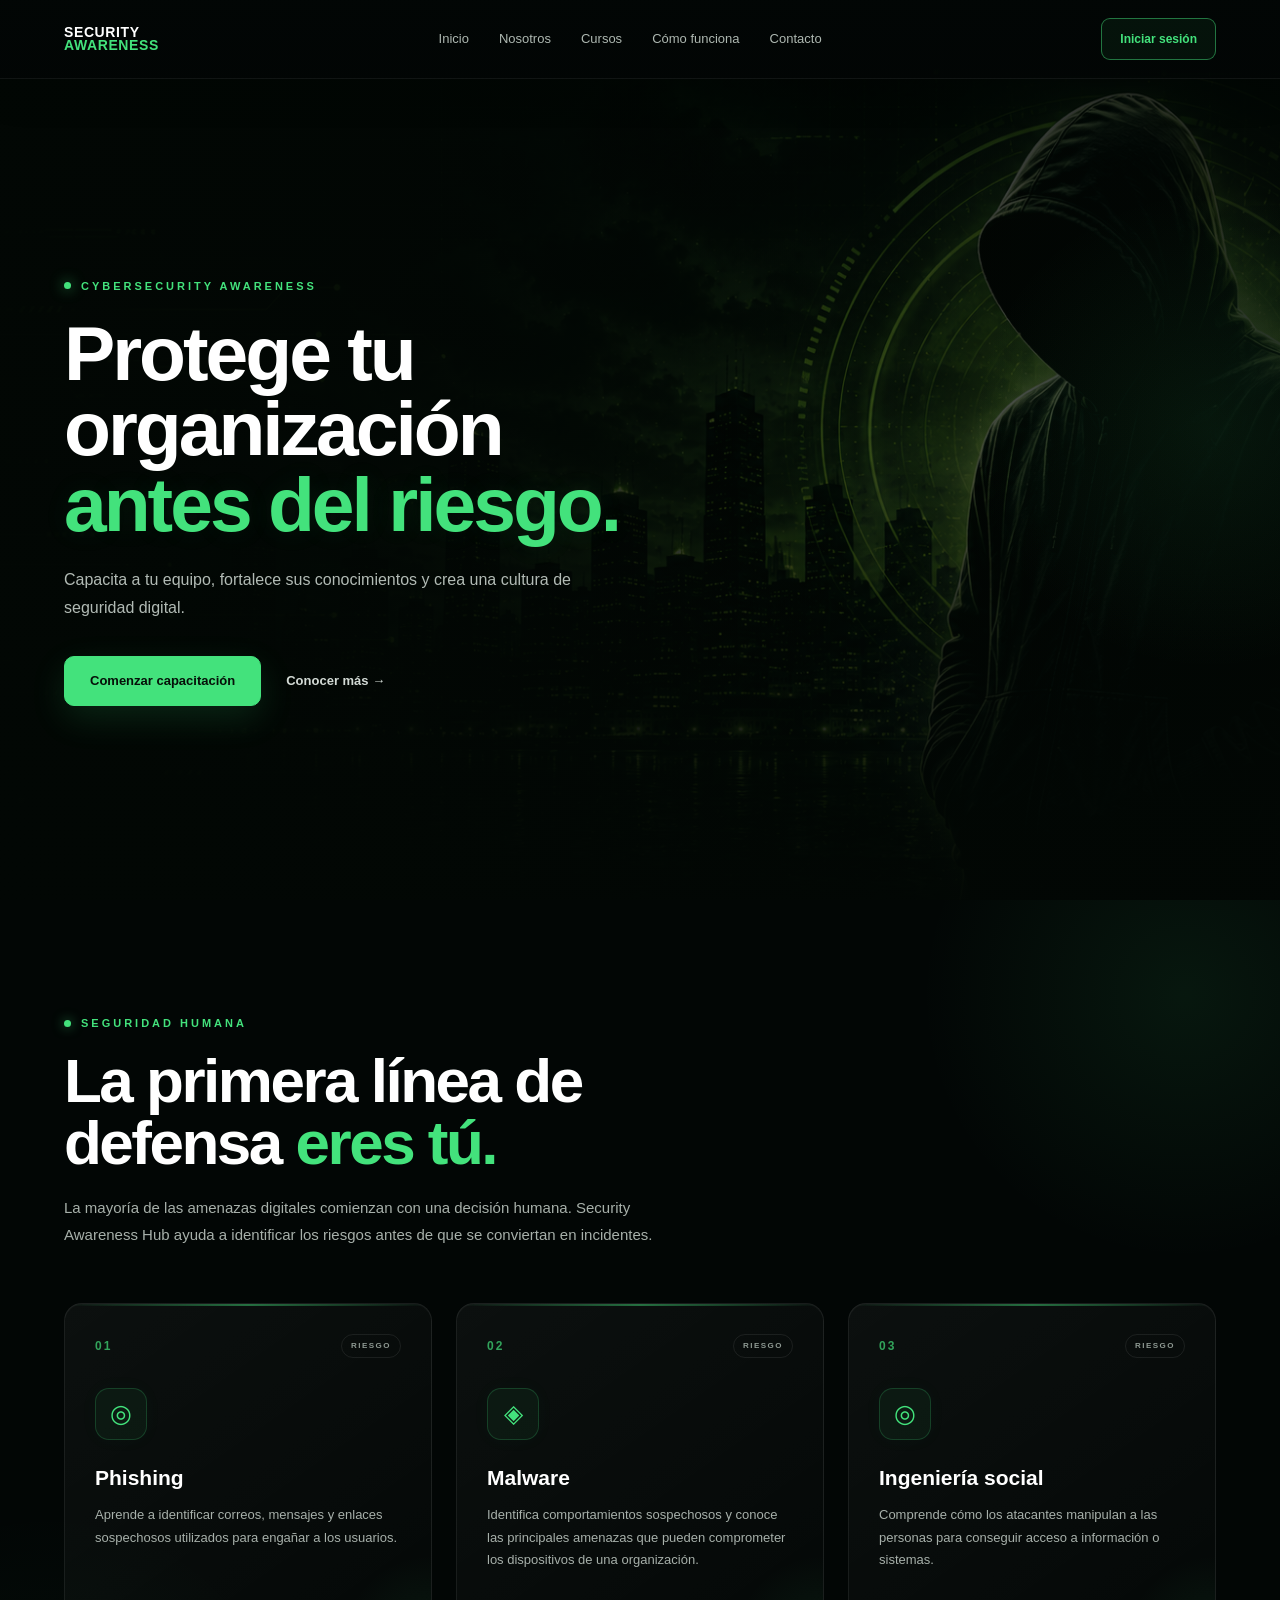
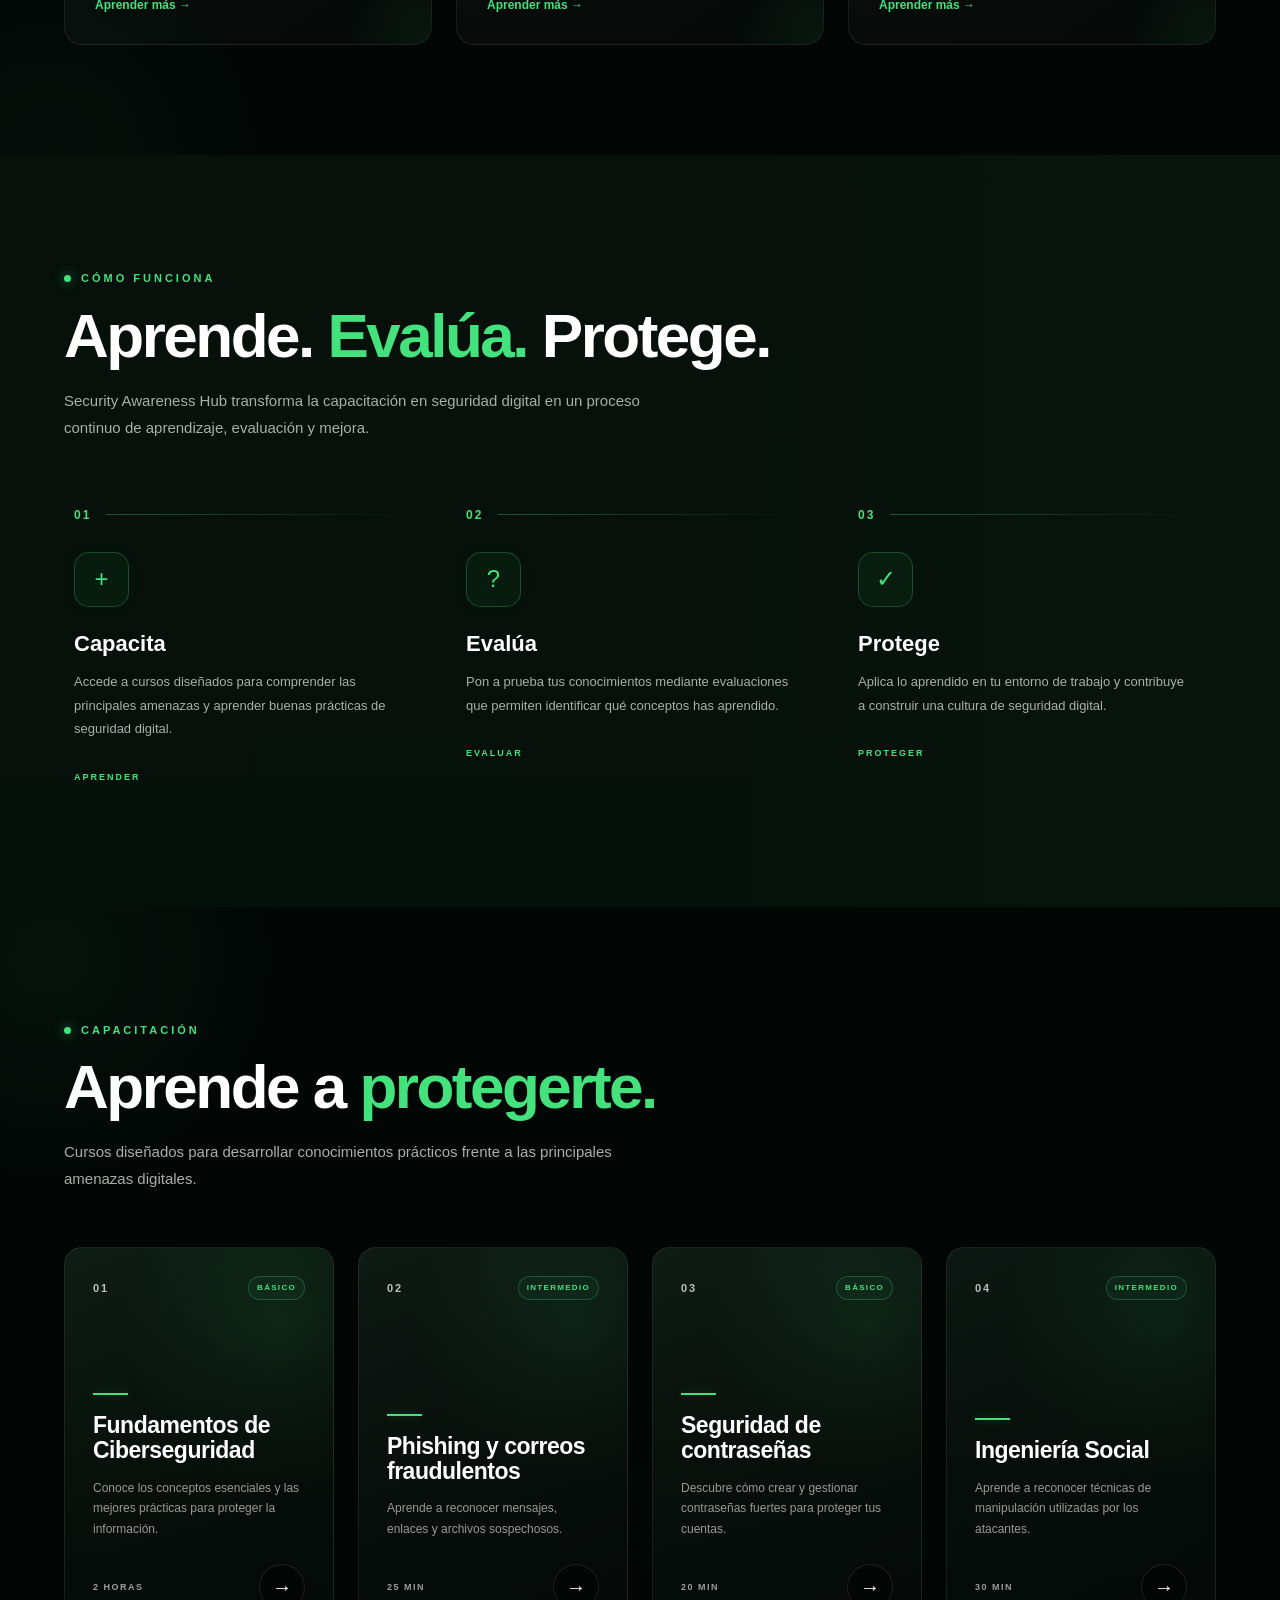
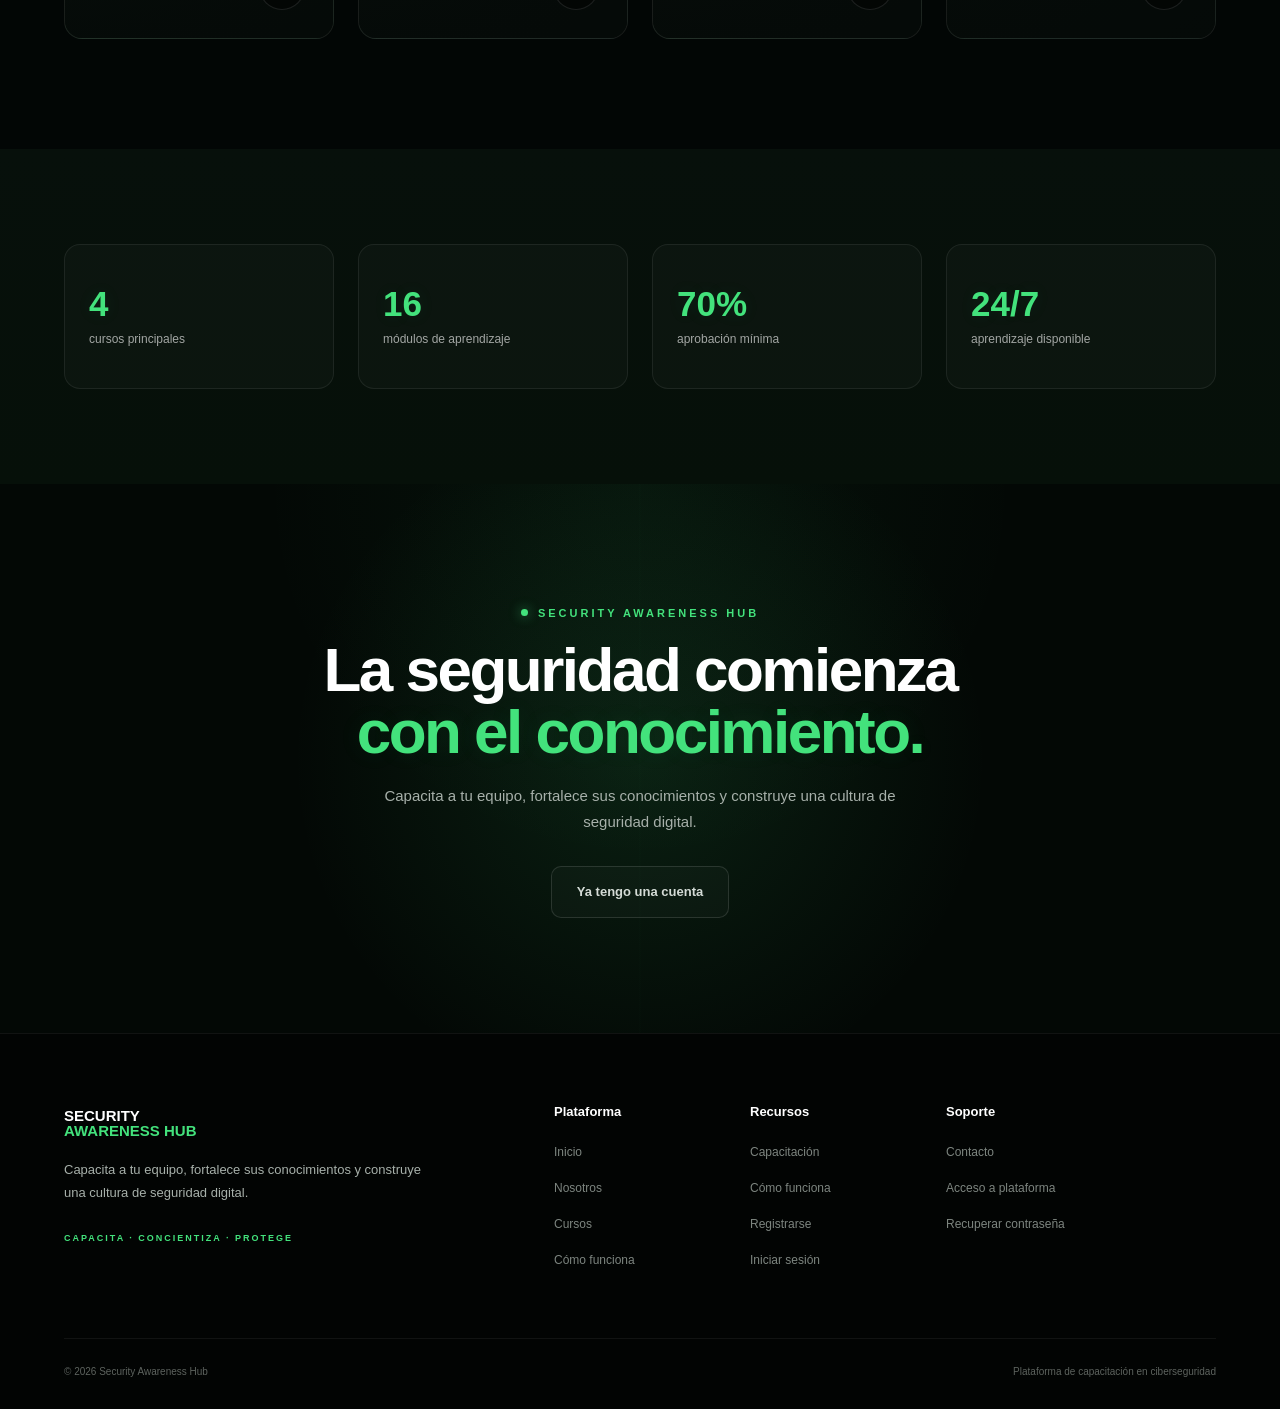
<file: frontend/Landing_Page/index.html>
<!DOCTYPE html>
<html lang="es">

<head>

    <meta charset="UTF-8">

    <meta
        name="viewport"
        content="width=device-width, initial-scale=1.0"
    >

    <meta
        name="description"
        content="Security Awareness Hub - Plataforma de capacitación en ciberseguridad."
    >

    <meta
        name="author"
        content="Security Awareness Hub"
    >

    <title>
        Security Awareness Hub
    </title>


    <!-- =====================================================
         BOOTSTRAP
    ====================================================== -->

    <link
        href="https://cdn.jsdelivr.net/npm/bootstrap@5.3.3/dist/css/bootstrap.min.css"
        rel="stylesheet"
    >


    <!-- =====================================================
         CSS PRINCIPAL
    ====================================================== -->

    <link
        rel="stylesheet"
        href="css/styles.css"
    >

</head>


<body>


    <!-- =====================================================
         BARRA DE NAVEGACIÓN
    ====================================================== -->

    <header class="navbar-wrapper">

        <nav class="navbar-custom container">


            <!-- =================================================
                 LOGO
            ================================================== -->

            <a
                href="#inicio"
                class="navbar-logo"
                aria-label="Security Awareness Hub - Inicio"
            >

                <span>
                    SECURITY
                </span>

                <span>
                    AWARENESS
                </span>

            </a>


            <!-- =================================================
                 MENÚ
            ================================================== -->

            <ul class="navbar-menu">

                <li>
                    <a href="#inicio">
                        Inicio
                    </a>
                </li>

                <li>
                    <a href="#nosotros">
                        Nosotros
                    </a>
                </li>

                <li>
                    <a href="#cursos">
                        Cursos
                    </a>
                </li>

                <li>
                    <a href="#como-funciona">
                        Cómo funciona
                    </a>
                </li>

                <li>
                    <a href="#contacto">
                        Contacto
                    </a>
                </li>

            </ul>


            <!-- =================================================
                 ACCESO
            ================================================== -->

            <div class="navbar-actions">

                <a
                    href="../authentication/login.html"
                    class="navbar-button"
                >
                    Iniciar sesión
                </a>

            </div>

        </nav>

    </header>



    <!-- =====================================================
         CONTENIDO PRINCIPAL
    ====================================================== -->

    <main>


        <!-- =================================================
             HERO
        ================================================== -->

        <section
            id="inicio"
            class="hero"
        >


            <!-- IMAGEN DE FONDO -->

            <div class="hero-background">

                <img
                    src="assets/imagenes/Landing page.png"
                    alt="Fondo de Security Awareness Hub"
                    class="hero-background-image"
                >

            </div>


            <!-- CAPA OSCURA -->

            <div class="hero-overlay"></div>


            <!-- CONTENIDO -->

            <div class="container hero-container">

                <div class="hero-content">


                    <span class="hero-label">
                        CYBERSECURITY AWARENESS
                    </span>


                    <h1 class="hero-title">

                        Protege tu
                        organización

                        <span>
                            antes del riesgo.
                        </span>

                    </h1>


                    <p class="hero-description">

                        Capacita a tu equipo, fortalece sus
                        conocimientos y crea una cultura de
                        seguridad digital.

                    </p>


                    <!-- ACCIONES -->

                    <div class="hero-actions">

                        <a
                            href="#cursos"
                            class="hero-button"
                        >
                            Comenzar capacitación
                        </a>


                        <a
                            href="#nosotros"
                            class="hero-link"
                        >
                            Conocer más →
                        </a>

                    </div>

                </div>

            </div>

        </section>



        <!-- =================================================
             RIESGOS DE SEGURIDAD
        ================================================== -->

        <section
            id="nosotros"
            class="security-risks"
        >

            <div class="container">


                <!-- ENCABEZADO -->

                <div class="row">

                    <div class="col-12 col-lg-8">

                        <div class="section-heading">

                            <span class="section-label">
                                SEGURIDAD HUMANA
                            </span>


                            <h2>

                                La primera línea
                                de defensa

                                <span>
                                    eres tú.
                                </span>

                            </h2>


                            <p>

                                La mayoría de las amenazas digitales
                                comienzan con una decisión humana.
                                Security Awareness Hub ayuda a
                                identificar los riesgos antes de que
                                se conviertan en incidentes.

                            </p>

                        </div>

                    </div>

                </div>


                <!-- TARJETAS -->

                <div class="row g-4 security-cards">


                    <!-- =================================================
                         RIESGO 01
                    ================================================== -->

                    <div class="col-12 col-md-6 col-lg-4">

                        <article class="security-card">

                            <div class="security-card-top">

                                <span class="security-number">
                                    01
                                </span>

                                <span class="security-status">
                                    RIESGO
                                </span>

                            </div>


                            <div class="security-card-icon">
                                ◎
                            </div>


                            <h3>
                                Phishing
                            </h3>


                            <p>

                                Aprende a identificar correos,
                                mensajes y enlaces sospechosos
                                utilizados para engañar a los usuarios.

                            </p>


                            <a
                                href="#cursos"
                                class="security-card-link"
                            >
                                Aprender más →
                            </a>

                        </article>

                    </div>



                    <!-- =================================================
                         RIESGO 02
                    ================================================== -->

                    <div class="col-12 col-md-6 col-lg-4">

                        <article class="security-card">

                            <div class="security-card-top">

                                <span class="security-number">
                                    02
                                </span>

                                <span class="security-status">
                                    RIESGO
                                </span>

                            </div>


                            <div class="security-card-icon">
                                ◈
                            </div>


                            <h3>
                                Malware
                            </h3>


                            <p>

                                Identifica comportamientos
                                sospechosos y conoce las principales
                                amenazas que pueden comprometer
                                los dispositivos de una organización.

                            </p>


                            <a
                                href="#cursos"
                                class="security-card-link"
                            >
                                Aprender más →
                            </a>

                        </article>

                    </div>



                    <!-- =================================================
                         RIESGO 03
                    ================================================== -->

                    <div class="col-12 col-md-6 col-lg-4">

                        <article class="security-card">

                            <div class="security-card-top">

                                <span class="security-number">
                                    03
                                </span>

                                <span class="security-status">
                                    RIESGO
                                </span>

                            </div>


                            <div class="security-card-icon">
                                ◎
                            </div>


                            <h3>
                                Ingeniería social
                            </h3>


                            <p>

                                Comprende cómo los atacantes
                                manipulan a las personas para
                                conseguir acceso a información
                                o sistemas.

                            </p>


                            <a
                                href="#cursos"
                                class="security-card-link"
                            >
                                Aprender más →
                            </a>

                        </article>

                    </div>

                </div>

            </div>

        </section>



        <!-- =================================================
             CÓMO FUNCIONA
        ================================================== -->

        <section
            id="como-funciona"
            class="how-it-works"
        >

            <div class="container">


                <!-- ENCABEZADO -->

                <div class="row">

                    <div class="col-12 col-lg-8">

                        <div class="section-heading how-heading">

                            <span class="section-label">
                                CÓMO FUNCIONA
                            </span>


                            <h2>

                                Aprende.

                                <span>
                                    Evalúa.
                                </span>

                                Protege.

                            </h2>


                            <p>

                                Security Awareness Hub transforma
                                la capacitación en seguridad digital
                                en un proceso continuo de aprendizaje,
                                evaluación y mejora.

                            </p>

                        </div>

                    </div>

                </div>


                <!-- PASOS -->

                <div class="row g-4 how-steps">


                    <!-- PASO 01 -->

                    <div class="col-12 col-lg-4">

                        <article class="how-step">

                            <div class="how-step-header">

                                <span class="how-step-number">
                                    01
                                </span>

                                <span class="how-step-line"></span>

                            </div>


                            <div class="how-step-icon">
                                +
                            </div>


                            <h3>
                                Capacita
                            </h3>


                            <p>

                                Accede a cursos diseñados para
                                comprender las principales amenazas
                                y aprender buenas prácticas de
                                seguridad digital.

                            </p>


                            <span class="how-step-tag">
                                APRENDER
                            </span>

                        </article>

                    </div>



                    <!-- PASO 02 -->

                    <div class="col-12 col-lg-4">

                        <article class="how-step">

                            <div class="how-step-header">

                                <span class="how-step-number">
                                    02
                                </span>

                                <span class="how-step-line"></span>

                            </div>


                            <div class="how-step-icon">
                                ?
                            </div>


                            <h3>
                                Evalúa
                            </h3>


                            <p>

                                Pon a prueba tus conocimientos
                                mediante evaluaciones que permiten
                                identificar qué conceptos has aprendido.

                            </p>


                            <span class="how-step-tag">
                                EVALUAR
                            </span>

                        </article>

                    </div>



                    <!-- PASO 03 -->

                    <div class="col-12 col-lg-4">

                        <article class="how-step">

                            <div class="how-step-header">

                                <span class="how-step-number">
                                    03
                                </span>

                                <span class="how-step-line"></span>

                            </div>


                            <div class="how-step-icon">
                                ✓
                            </div>


                            <h3>
                                Protege
                            </h3>


                            <p>

                                Aplica lo aprendido en tu entorno
                                de trabajo y contribuye a construir
                                una cultura de seguridad digital.

                            </p>


                            <span class="how-step-tag">
                                PROTEGER
                            </span>

                        </article>

                    </div>

                </div>

            </div>

        </section>



        <!-- =================================================
             CURSOS
        ================================================== -->

        <section
            id="cursos"
            class="courses-section"
        >

            <div class="container">


                <!-- ENCABEZADO -->

                <div class="row">

                    <div class="col-12 col-lg-8">

                        <div class="section-heading">

                            <span class="section-label">
                                CAPACITACIÓN
                            </span>


                            <h2>

                                Aprende a

                                <span>
                                    protegerte.
                                </span>

                            </h2>


                            <p>

                                Cursos diseñados para desarrollar
                                conocimientos prácticos frente a
                                las principales amenazas digitales.

                            </p>

                        </div>

                    </div>

                </div>


                <!-- CURSOS -->

                <div class="row g-4 courses-grid">


                    <!-- =================================================
                         CURSO 01
                    ================================================== -->

                    <div class="col-12 col-md-6 col-lg-3">

                        <article
                            class="course-card course-card-cybersecurity"
                        >

                            <div class="course-overlay"></div>

                            <div class="course-card-content">


                                <div class="course-card-header">

                                    <span class="course-number">
                                        01
                                    </span>

                                    <span class="course-level">
                                        BÁSICO
                                    </span>

                                </div>


                                <div class="course-card-main">

                                    <span class="course-line"></span>


                                    <h3>
                                        Fundamentos de
                                        Ciberseguridad
                                    </h3>


                                    <p>

                                        Conoce los conceptos
                                        esenciales y las mejores
                                        prácticas para proteger
                                        la información.

                                    </p>

                                </div>


                                <div class="course-footer">

                                    <span>
                                        2 HORAS
                                    </span>


                                    <a
                                        href="../authentication/login.html"
                                        aria-label="Acceder al curso de fundamentos de ciberseguridad"
                                    >
                                        →
                                    </a>

                                </div>

                            </div>

                        </article>

                    </div>



                    <!-- =================================================
                         CURSO 02
                    ================================================== -->

                    <div class="col-12 col-md-6 col-lg-3">

                        <article
                            class="course-card course-card-phishing"
                        >

                            <div class="course-overlay"></div>

                            <div class="course-card-content">


                                <div class="course-card-header">

                                    <span class="course-number">
                                        02
                                    </span>

                                    <span class="course-level">
                                        INTERMEDIO
                                    </span>

                                </div>


                                <div class="course-card-main">

                                    <span class="course-line"></span>


                                    <h3>
                                        Phishing y correos
                                        fraudulentos
                                    </h3>


                                    <p>

                                        Aprende a reconocer
                                        mensajes, enlaces y
                                        archivos sospechosos.

                                    </p>

                                </div>


                                <div class="course-footer">

                                    <span>
                                        25 MIN
                                    </span>


                                    <a
                                        href="../authentication/login.html"
                                        aria-label="Acceder al curso de phishing"
                                    >
                                        →
                                    </a>

                                </div>

                            </div>

                        </article>

                    </div>



                    <!-- =================================================
                         CURSO 03
                    ================================================== -->

                    <div class="col-12 col-md-6 col-lg-3">

                        <article
                            class="course-card course-card-password"
                        >

                            <div class="course-overlay"></div>

                            <div class="course-card-content">


                                <div class="course-card-header">

                                    <span class="course-number">
                                        03
                                    </span>

                                    <span class="course-level">
                                        BÁSICO
                                    </span>

                                </div>


                                <div class="course-card-main">

                                    <span class="course-line"></span>


                                    <h3>
                                        Seguridad de
                                        contraseñas
                                    </h3>


                                    <p>

                                        Descubre cómo crear y
                                        gestionar contraseñas
                                        fuertes para proteger
                                        tus cuentas.

                                    </p>

                                </div>


                                <div class="course-footer">

                                    <span>
                                        20 MIN
                                    </span>


                                    <a
                                        href="../authentication/login.html"
                                        aria-label="Acceder al curso de seguridad de contraseñas"
                                    >
                                        →
                                    </a>

                                </div>

                            </div>

                        </article>

                    </div>



                    <!-- =================================================
                         CURSO 04
                    ================================================== -->

                    <div class="col-12 col-md-6 col-lg-3">

                        <article
                            class="course-card course-card-social"
                        >

                            <div class="course-overlay"></div>

                            <div class="course-card-content">


                                <div class="course-card-header">

                                    <span class="course-number">
                                        04
                                    </span>

                                    <span class="course-level">
                                        INTERMEDIO
                                    </span>

                                </div>


                                <div class="course-card-main">

                                    <span class="course-line"></span>


                                    <h3>
                                        Ingeniería
                                        Social
                                    </h3>


                                    <p>

                                        Aprende a reconocer
                                        técnicas de manipulación
                                        utilizadas por los atacantes.

                                    </p>

                                </div>


                                <div class="course-footer">

                                    <span>
                                        30 MIN
                                    </span>


                                    <a
                                        href="../authentication/login.html"
                                        aria-label="Acceder al curso de ingeniería social"
                                    >
                                        →
                                    </a>

                                </div>

                            </div>

                        </article>

                    </div>

                </div>

            </div>

        </section>



        <!-- =================================================
             IMPACTO
        ================================================== -->

        <section class="impact-section">

            <div class="container">

                <div class="row g-4">


                    <!-- IMPACTO 01 -->

                    <div class="col-12 col-md-6 col-lg-3">

                        <div class="impact-card">

                            <strong>
                                4
                            </strong>

                            <span>
                                cursos principales
                            </span>

                        </div>

                    </div>


                    <!-- IMPACTO 02 -->

                    <div class="col-12 col-md-6 col-lg-3">

                        <div class="impact-card">

                            <strong>
                                16
                            </strong>

                            <span>
                                módulos de aprendizaje
                            </span>

                        </div>

                    </div>


                    <!-- IMPACTO 03 -->

                    <div class="col-12 col-md-6 col-lg-3">

                        <div class="impact-card">

                            <strong>
                                70%
                            </strong>

                            <span>
                                aprobación mínima
                            </span>

                        </div>

                    </div>


                    <!-- IMPACTO 04 -->

                    <div class="col-12 col-md-6 col-lg-3">

                        <div class="impact-card">

                            <strong>
                                24/7
                            </strong>

                            <span>
                                aprendizaje disponible
                            </span>

                        </div>

                    </div>

                </div>

            </div>

        </section>



        <!-- =================================================
             CTA FINAL
        ================================================== -->

        <section class="final-cta">

            <div class="final-cta-background"></div>

            <div class="container">

                <div class="final-cta-content">


                    <span class="section-label">
                        SECURITY AWARENESS HUB
                    </span>


                    <h2>

                        La seguridad comienza

                        <span>
                            con el conocimiento.
                        </span>

                    </h2>


                    <p>

                        Capacita a tu equipo, fortalece sus
                        conocimientos y construye una cultura
                        de seguridad digital.

                    </p>


                    <div class="final-cta-actions">

                        <a
                            href="../authentication/login.html"
                            class="final-cta-secondary"
                        >
                            Ya tengo una cuenta
                        </a>

                    </div>

                </div>

            </div>

        </section>

    </main>



    <!-- =====================================================
         FOOTER
    ====================================================== -->

    <footer
        id="contacto"
        class="footer"
    >

        <div class="container">


            <div class="row footer-main">


                <!-- BRAND -->

                <div class="col-12 col-lg-5">

                    <a
                        href="#inicio"
                        class="footer-logo"
                    >

                        <span>
                            SECURITY
                        </span>

                        <span>
                            AWARENESS HUB
                        </span>

                    </a>


                    <p class="footer-description">

                        Capacita a tu equipo, fortalece sus
                        conocimientos y construye una cultura
                        de seguridad digital.

                    </p>


                    <span class="footer-slogan">

                        CAPACITA · CONCIENTIZA · PROTEGE

                    </span>

                </div>



                <!-- =================================================
                     PLATAFORMA
                ================================================== -->

                <div class="col-6 col-lg-2">

                    <h3 class="footer-title">
                        Plataforma
                    </h3>


                    <ul class="footer-links">

                        <li>
                            <a href="#inicio">
                                Inicio
                            </a>
                        </li>

                        <li>
                            <a href="#nosotros">
                                Nosotros
                            </a>
                        </li>

                        <li>
                            <a href="#cursos">
                                Cursos
                            </a>
                        </li>

                        <li>
                            <a href="#como-funciona">
                                Cómo funciona
                            </a>
                        </li>

                    </ul>

                </div>



                <!-- =================================================
                     RECURSOS
                ================================================== -->

                <div class="col-6 col-lg-2">

                    <h3 class="footer-title">
                        Recursos
                    </h3>


                    <ul class="footer-links">

                        <li>
                            <a href="#cursos">
                                Capacitación
                            </a>
                        </li>

                        <li>
                            <a href="#como-funciona">
                                Cómo funciona
                            </a>
                        </li>

                        <li>
                            <a href="../authentication/register.html">
                                Registrarse
                            </a>
                        </li>

                        <li>
                            <a href="../authentication/login.html">
                                Iniciar sesión
                            </a>
                        </li>

                    </ul>

                </div>



                <!-- =================================================
                     SOPORTE
                ================================================== -->

                <div class="col-12 col-lg-3">

                    <h3 class="footer-title">
                        Soporte
                    </h3>


                    <ul class="footer-links">

                        <li>
                            <a href="#contacto">
                                Contacto
                            </a>
                        </li>

                        <li>
                            <a href="../authentication/login.html">
                                Acceso a plataforma
                            </a>
                        </li>

                        <li>
                            <a href="../authentication/forgot-password.html">
                                Recuperar contraseña
                            </a>
                        </li>

                    </ul>

                </div>

            </div>



            <!-- =================================================
                 FOOTER BOTTOM
            ================================================== -->

            <div class="footer-bottom">

                <span>
                    © 2026 Security Awareness Hub
                </span>

                <span>
                    Plataforma de capacitación en ciberseguridad
                </span>

            </div>

        </div>

    </footer>

</body>

</html>
</file>
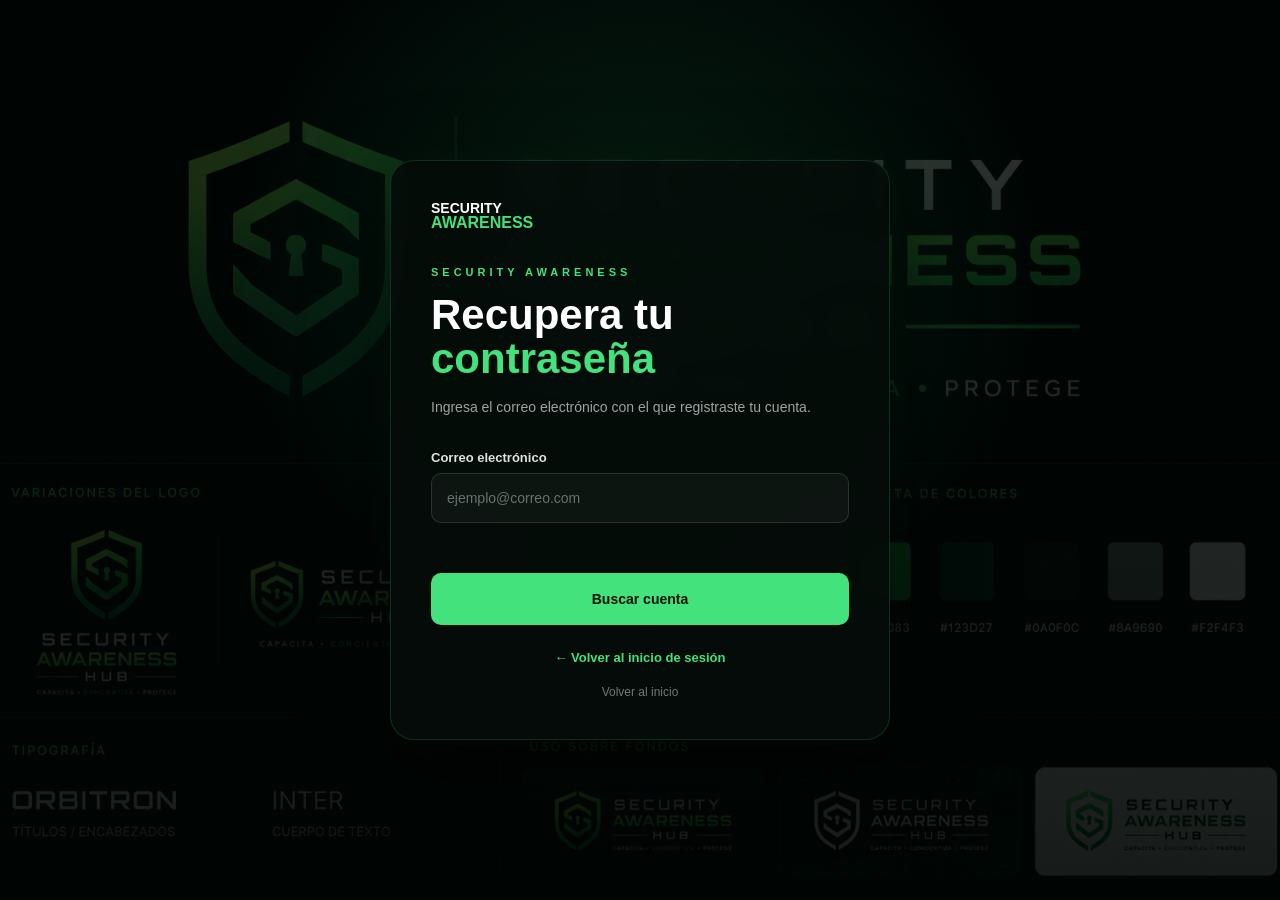
<file: frontend/authentication/forgot-password.html>
<!DOCTYPE html>
<html lang="es">

<head>

    <meta charset="UTF-8">

    <meta name="viewport" content="width=device-width, initial-scale=1.0">

    <title>Recuperar contraseña | Security Awareness</title>

    <link rel="stylesheet" href="css/forgot-password.css">

</head>

<body>

    <!-- =================================================
         FONDO
    ================================================== -->

    <div class="background"></div>


    <!-- =================================================
         CONTENEDOR
    ================================================== -->

    <main class="recovery-container">

        <section class="recovery-card">


            <!-- =================================================
                 LOGO
            ================================================== -->

            <div class="logo">

                <span>SECURITY</span>

                <strong>AWARENESS</strong>

            </div>


            <!-- =================================================
                 ENCABEZADO
            ================================================== -->

            <div class="recovery-header">

                <p class="tag">
                    SECURITY AWARENESS
                </p>

                <h1>
                    Recupera tu
                    <span>contraseña</span>
                </h1>

                <p>
                    Ingresa el correo electrónico con el que
                    registraste tu cuenta.
                </p>

            </div>


            <!-- =================================================
                 FORMULARIO
            ================================================== -->

            <form id="recoveryForm">


                <!-- CORREO -->

                <div class="input-group">

                    <label for="email">
                        Correo electrónico
                    </label>

                    <input type="email" id="email" name="email" placeholder="ejemplo@correo.com" required>

                </div>


                <!-- MENSAJE -->

                <div id="message"></div>


                <!-- BOTÓN -->

                <button type="submit" class="recovery-button">
                    Buscar cuenta
                </button>

            </form>


            <!-- =================================================
                 CAMBIAR CONTRASEÑA
            ================================================== -->

            <form id="newPasswordForm" class="hidden">

                <div class="input-group">

                    <label for="newPassword">
                        Nueva contraseña
                    </label>

                    <input type="password" id="newPassword" placeholder="Nueva contraseña" minlength="6" required>

                </div>


                <div class="input-group">

                    <label for="confirmNewPassword">
                        Confirmar contraseña
                    </label>

                    <input type="password" id="confirmNewPassword" placeholder="Repite tu contraseña" minlength="6"
                        required>

                </div>


                <div id="passwordMessage"></div>


                <button type="submit" class="recovery-button">
                    Cambiar contraseña
                </button>

            </form>


            <!-- =================================================
                 VOLVER AL LOGIN
            ================================================== -->

            <div class="login-link">

                <a href="
                login.html">
                    ← Volver al inicio de sesión
                </a>

            </div>


            <!-- =================================================
                 VOLVER AL INICIO
            ================================================== -->

            <a href="../../Landing_Page/index.html" class="back-link">
                Volver al inicio
            </a>


        </section>

    </main>


    <!-- =================================================
         JAVASCRIPT
    ================================================== -->

    <script src="js/forgot-password.js"></script>

</body>

</html>
</file>
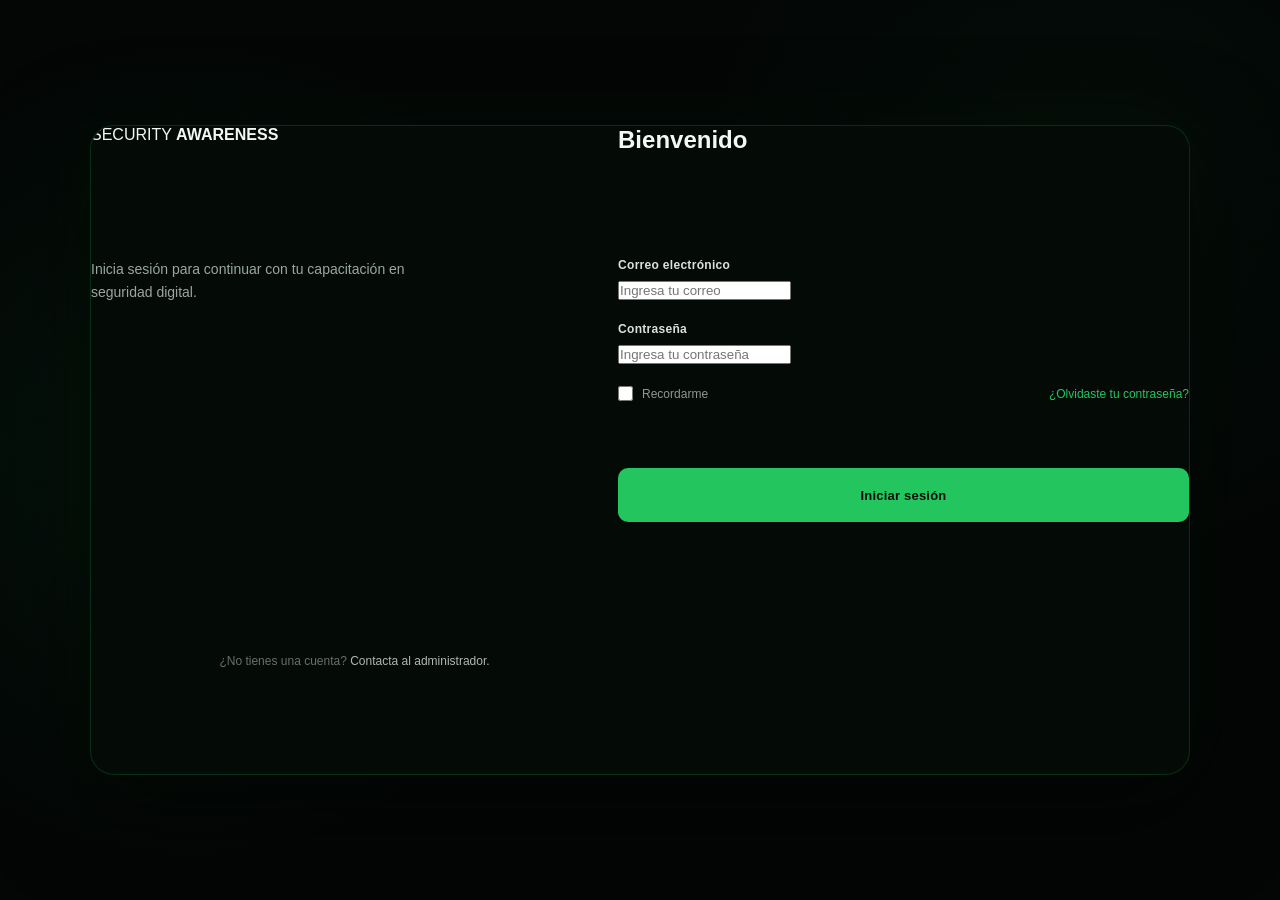
<file: frontend/authentication/login.html>
<!DOCTYPE html>
<html lang="es">

<head>
    <meta charset="UTF-8">
    <meta name="viewport" content="width=device-width, initial-scale=1.0">

    <title>Security Awareness Hub - Iniciar sesión</title>

    <link rel="stylesheet" href="css/login.css">
</head>

<body>

    <!-- =====================================================
         FONDO DEL LOGIN
         ===================================================== -->

    <div class="login-background"></div>


    <!-- =====================================================
         CONTENIDO DEL LOGIN
         ===================================================== -->

    <main class="login-container">

        <section class="login-card">

            <div class="login-logo">
                <span>SECURITY</span>
                <strong>AWARENESS</strong>
            </div>

            <h1>Bienvenido</h1>

            <p class="login-description">
                Inicia sesión para continuar con tu capacitación
                en seguridad digital.
            </p>

            <form id="loginForm">

                <div class="form-group">

                    <label for="email">
                        Correo electrónico
                    </label>

                    <input type="email" id="email" name="email" placeholder="Ingresa tu correo" required>

                </div>


                <div class="form-group">

                    <label for="password">
                        Contraseña
                    </label>

                    <input type="password" id="password" name="password" placeholder="Ingresa tu contraseña" required>

                </div>


                <div class="login-options">

                    <label class="remember">

                        <input type="checkbox" id="remember">

                        <span>Recordarme</span>

                    </label>


                    <a href="/frontend/authentication/forgot-password.html" class="forgot-password">
                        ¿Olvidaste tu contraseña?
                    </a>

                </div>


                <button type="submit" class="login-button">
                    Iniciar sesión
                </button>

            </form>


            <p class="register-text">

                ¿No tienes una cuenta?

                <span>
                    Contacta al administrador.
                </span>

            </p>

        </section>

    </main>


    <!-- JAVASCRIPT -->

    <script src="js/login.js"></script>

</body>

</html>
</file>
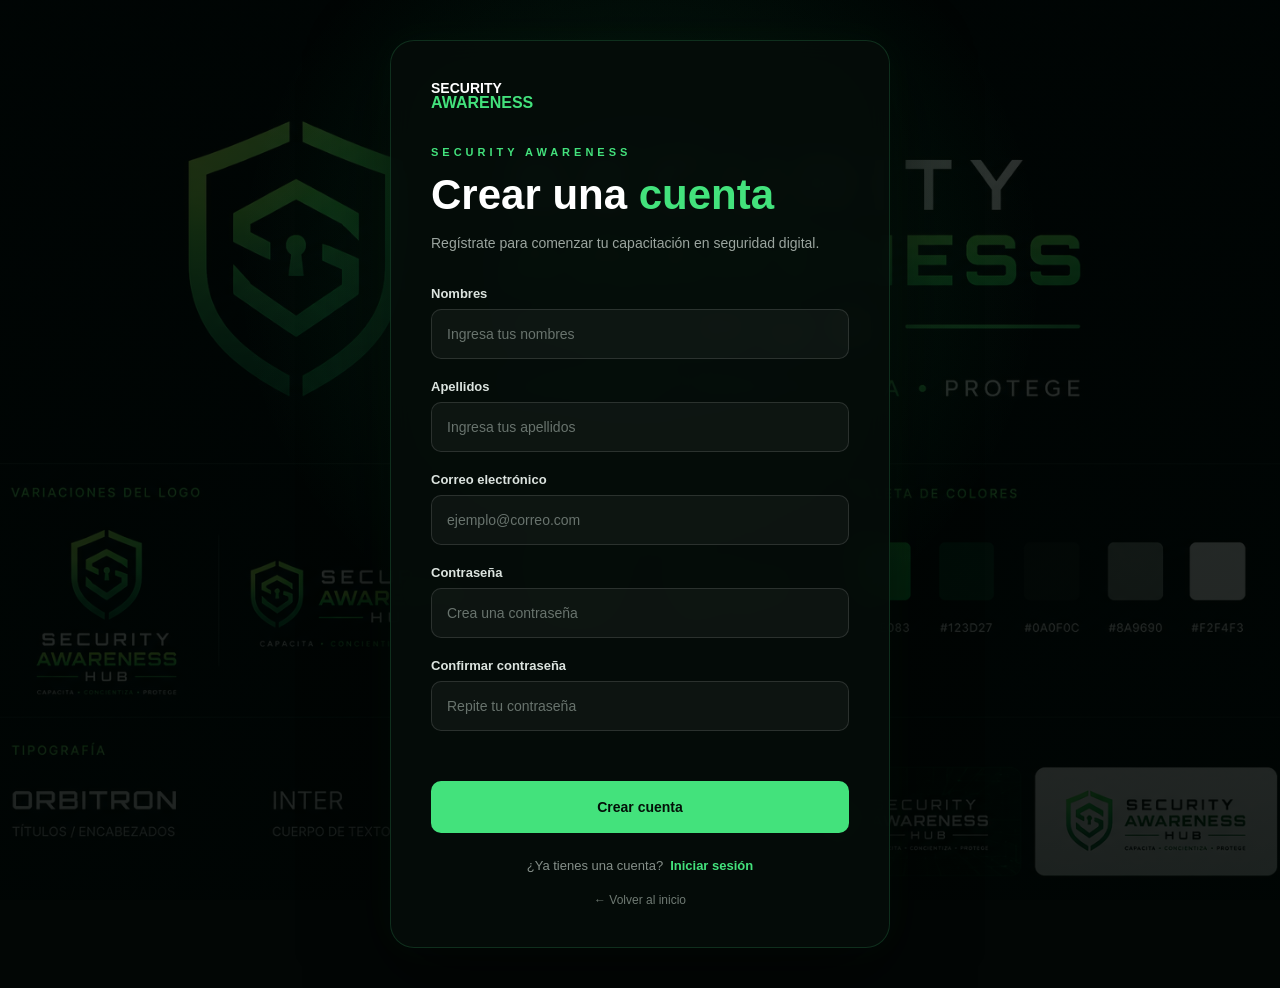
<file: frontend/authentication/register.html>
<!DOCTYPE html>
<html lang="es">

<head>
    <meta charset="UTF-8">
    <meta name="viewport" content="width=device-width, initial-scale=1.0">

    <title>Crear cuenta | Security Awareness</title>

    <link rel="stylesheet" href="css/register.css">
</head>

<body>

    <!-- FONDO -->
    <div class="background"></div>

    <!-- CONTENEDOR PRINCIPAL -->
    <main class="register-container">

        <section class="register-card">

            <!-- LOGO -->
            <div class="logo">
                <span>SECURITY</span>
                <strong>AWARENESS</strong>
            </div>

            <!-- TITULO -->
            <div class="register-header">

                <p class="tag">SECURITY AWARENESS</p>

                <h1>
                    Crear una
                    <span>cuenta</span>
                </h1>

                <p>
                    Regístrate para comenzar tu capacitación
                    en seguridad digital.
                </p>

            </div>

            <!-- FORMULARIO -->
            <form id="registerForm">

                <!-- NOMBRES -->
                <div class="input-group">

                    <label for="nombres">
                        Nombres
                    </label>

                    <input
                        type="text"
                        id="nombres"
                        name="nombres"
                        placeholder="Ingresa tus nombres"
                        autocomplete="given-name"
                        required
                    >

                </div>

                <!-- APELLIDOS -->
                <div class="input-group">

                    <label for="apellidos">
                        Apellidos
                    </label>

                    <input
                        type="text"
                        id="apellidos"
                        name="apellidos"
                        placeholder="Ingresa tus apellidos"
                        autocomplete="family-name"
                        required
                    >

                </div>

                <!-- CORREO -->
                <div class="input-group">

                    <label for="correo">
                        Correo electrónico
                    </label>

                    <input
                        type="email"
                        id="correo"
                        name="correo"
                        placeholder="ejemplo@correo.com"
                        autocomplete="email"
                        required
                    >

                </div>

                <!-- CONTRASEÑA -->
                <div class="input-group">

                    <label for="password">
                        Contraseña
                    </label>

                    <input
                        type="password"
                        id="password"
                        name="password"
                        placeholder="Crea una contraseña"
                        minlength="8"
                        autocomplete="new-password"
                        required
                    >

                </div>

                <!-- CONFIRMAR CONTRASEÑA -->
                <div class="input-group">

                    <label for="confirmPassword">
                        Confirmar contraseña
                    </label>

                    <input
                        type="password"
                        id="confirmPassword"
                        name="confirmPassword"
                        placeholder="Repite tu contraseña"
                        minlength="8"
                        autocomplete="new-password"
                        required
                    >

                </div>

                <!-- MENSAJE -->
                <div id="message"></div>

                <!-- BOTÓN -->
                <button
                    type="submit"
                    class="register-button"
                >
                    Crear cuenta
                </button>

            </form>

            <!-- LOGIN -->
            <div class="login-link">

                <span>
                    ¿Ya tienes una cuenta?
                </span>

                <a href="login.html">
                    Iniciar sesión
                </a>

            </div>

            <!-- REGRESAR -->
            <a
                href="../Landing_Page/index.html"
                class="back-link"
            >
                ← Volver al inicio
            </a>

        </section>

    </main>

    <script src="js/register.js"></script>

</body>

</html>
</file>
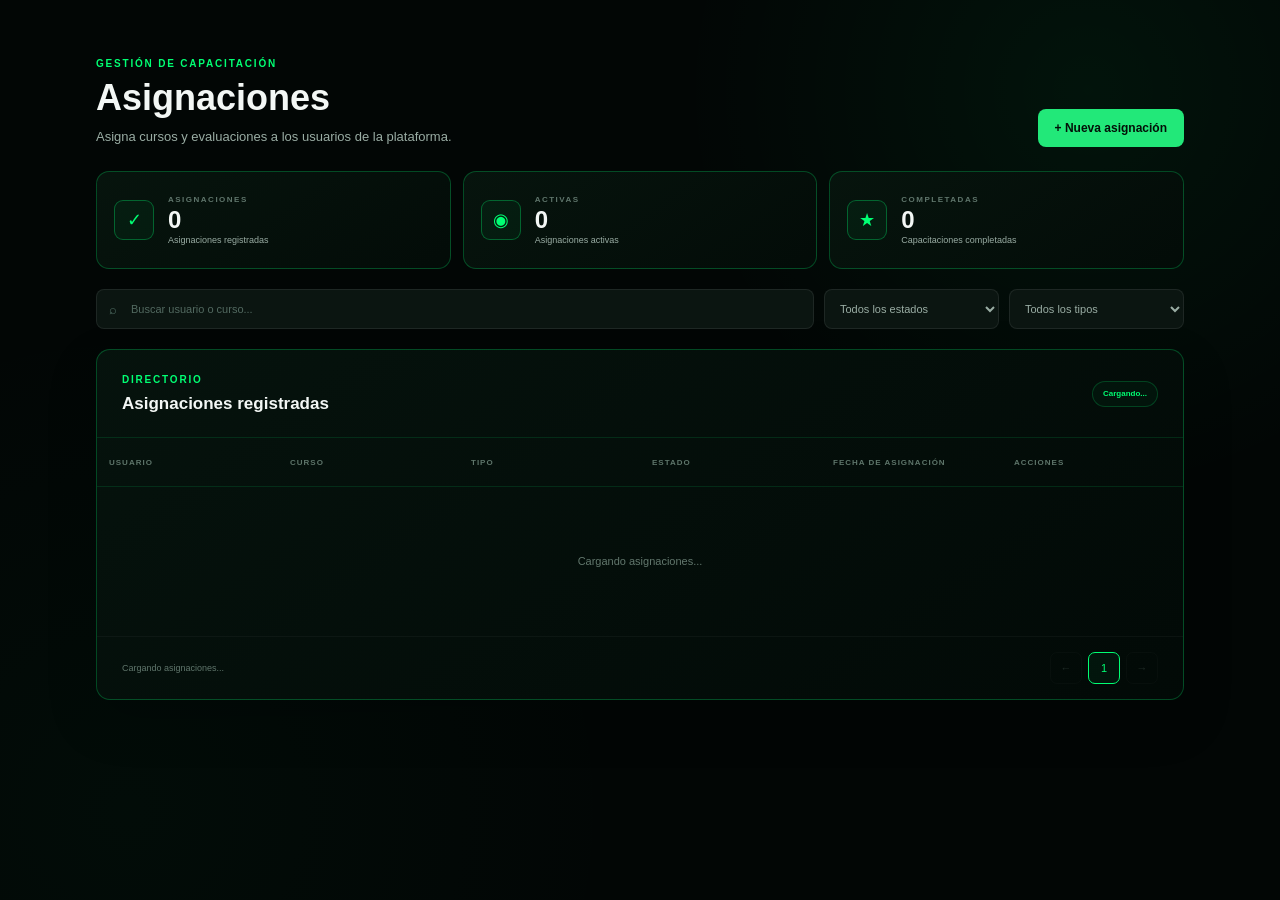
<file: frontend/Interface_Administrador/asignaciones.html>
<!DOCTYPE html>
<html lang="es">

<head>
    <meta charset="UTF-8">
    <meta name="viewport" content="width=device-width, initial-scale=1.0">

    <title>Asignaciones | Security Awareness Hub</title>

    <!-- CSS -->
    <link rel="stylesheet" href="css/asignaciones.css">
</head>

<body>

    <!-- =====================================================
         ASIGNACIONES
         SECURITY AWARENESS HUB
         ===================================================== -->

    <section class="admin-view">

        <!-- =================================================
             ENCABEZADO
             ================================================= -->

        <div class="dashboard-heading">

            <div>

                <span class="section-label">
                    GESTIÓN DE CAPACITACIÓN
                </span>

                <h2>
                    Asignaciones
                </h2>

                <p>
                    Asigna cursos y evaluaciones a los usuarios
                    de la plataforma.
                </p>

            </div>

            <div class="admin-actions">

                <button
                    type="button"
                    class="admin-button"
                    id="btnNuevaAsignacion">

                    + Nueva asignación

                </button>

            </div>

        </div>


        <!-- =================================================
             INDICADORES
             ================================================= -->

        <div class="dashboard-cards">

            <!-- ASIGNACIONES -->

            <div class="dashboard-card">

                <div class="card-icon">
                    ✓
                </div>

                <div>

                    <span>
                        ASIGNACIONES
                    </span>

                    <strong id="totalAsignaciones">
                        0
                    </strong>

                    <small>
                        Asignaciones registradas
                    </small>

                </div>

            </div>


            <!-- ACTIVAS -->

            <div class="dashboard-card">

                <div class="card-icon">
                    ◉
                </div>

                <div>

                    <span>
                        ACTIVAS
                    </span>

                    <strong id="asignacionesActivas">
                        0
                    </strong>

                    <small>
                        Asignaciones activas
                    </small>

                </div>

            </div>


            <!-- COMPLETADAS -->

            <div class="dashboard-card">

                <div class="card-icon">
                    ★
                </div>

                <div>

                    <span>
                        COMPLETADAS
                    </span>

                    <strong id="asignacionesCompletadas">
                        0
                    </strong>

                    <small>
                        Capacitaciones completadas
                    </small>

                </div>

            </div>

        </div>


        <!-- =================================================
             FILTROS
             ================================================= -->

        <div class="users-toolbar">

            <!-- BUSCADOR -->

            <div class="search-box">

                <span class="search-icon">
                    ⌕
                </span>

                <input
                    type="search"
                    id="buscarAsignacion"
                    placeholder="Buscar usuario o curso..."
                    autocomplete="off">

            </div>


            <!-- ESTADO -->

            <select
                class="users-filter"
                id="filtroEstadoAsignacion"
                title="Filtrar por estado">

                <option value="todos">
                    Todos los estados
                </option>

                <option value="pendiente">
                    Pendientes
                </option>

                <option value="progreso">
                    En progreso
                </option>

                <option value="completado">
                    Completadas
                </option>

            </select>


            <!-- TIPO -->

            <select
                class="users-filter"
                id="filtroTipoAsignacion"
                title="Filtrar por tipo">

                <option value="todos">
                    Todos los tipos
                </option>

                <option value="curso">
                    Cursos
                </option>

                <option value="evaluacion">
                    Evaluaciones
                </option>

            </select>

        </div>


        <!-- =================================================
             DIRECTORIO DE ASIGNACIONES
             ================================================= -->

        <div class="dashboard-card users-table-card">

            <!-- HEADER -->

            <div class="card-header">

                <div>

                    <span class="section-label">
                        DIRECTORIO
                    </span>

                    <h3>
                        Asignaciones registradas
                    </h3>

                </div>

                <span
                    class="card-period"
                    id="contadorAsignaciones">

                    Cargando...

                </span>

            </div>


            <!-- =================================================
                 TABLA
                 ================================================= -->

            <div class="table-wrapper">

                <table class="users-table">

                    <thead>

                        <tr>

                            <th>
                                USUARIO
                            </th>

                            <th>
                                CURSO
                            </th>

                            <th>
                                TIPO
                            </th>

                            <th>
                                ESTADO
                            </th>

                            <th>
                                FECHA DE ASIGNACIÓN
                            </th>

                            <th>
                                ACCIONES
                            </th>

                        </tr>

                    </thead>


                    <!--
                        IMPORTANTE:

                        Este tbody comienza vacío.

                        Los datos serán cargados posteriormente
                        mediante JavaScript + PHP + JSON + MySQL.
                    -->

                    <tbody id="asignacionesTableBody">

                        <tr>

                            <td
                                colspan="6"
                                class="loading-users">

                                Cargando asignaciones...

                            </td>

                        </tr>

                    </tbody>

                </table>

            </div>


            <!-- =================================================
                 FOOTER TABLA
                 ================================================= -->

            <div class="table-footer">

                <span id="asignacionesMostradas">

                    Cargando asignaciones...

                </span>


                <div class="pagination">

                    <button
                        type="button"
                        class="pagination-button"
                        id="paginaAnteriorAsignaciones"
                        disabled>

                        ←

                    </button>


                    <button
                        type="button"
                        class="pagination-button active"
                        id="paginaActualAsignaciones">

                        1

                    </button>


                    <button
                        type="button"
                        class="pagination-button"
                        id="paginaSiguienteAsignaciones"
                        disabled>

                        →

                    </button>

                </div>

            </div>

        </div>


        <!-- =================================================
             MODAL NUEVA ASIGNACIÓN
             ================================================= -->

        <div
            class="user-modal"
            id="asignacionModal"
            hidden>

            <!-- OVERLAY -->

            <div
                class="user-modal-overlay"
                id="asignacionModalOverlay">
            </div>


            <!-- CONTENIDO -->

            <div
                class="user-modal-content"
                role="dialog"
                aria-modal="true"
                aria-labelledby="modalAsignacionTitulo">


                <!-- =================================================
                     HEADER MODAL
                     ================================================= -->

                <div class="user-modal-header">

                    <div>

                        <span class="section-label">
                            ADMINISTRACIÓN
                        </span>

                        <h3 id="modalAsignacionTitulo">
                            Nueva asignación
                        </h3>

                    </div>


                    <button
                        type="button"
                        class="modal-close"
                        id="cerrarAsignacionModal"
                        aria-label="Cerrar">

                        ×

                    </button>

                </div>


                <!-- =================================================
                     FORMULARIO
                     ================================================= -->

                <form id="formAsignacion">

                    <!-- ID OCULTO -->

                    <input
                        type="hidden"
                        id="asignacionId">


                    <!-- USUARIO -->

                    <div class="form-group">

                        <label for="asignacionUsuario">
                            Usuario
                        </label>

                        <select
                            id="asignacionUsuario"
                            name="usuario_id"
                            title="Seleccionar usuario"
                            required>

                            <option value="">
                                Seleccione un usuario
                            </option>

                        </select>

                    </div>


                    <!-- CURSO -->

                    <div class="form-group">

                        <label for="asignacionCurso">
                            Curso
                        </label>

                        <select
                            id="asignacionCurso"
                            name="curso_id"
                            title="Seleccionar curso"
                            required>

                            <option value="">
                                Seleccione un curso
                            </option>

                        </select>

                    </div>


                    <!-- TIPO -->

                    <div class="form-group">

                        <label for="asignacionTipo">
                            Tipo de asignación
                        </label>

                        <select
                            id="asignacionTipo"
                            name="tipo"
                            title="Seleccionar tipo de asignación"
                            required>

                            <option value="curso">
                                Curso
                            </option>

                            <option value="evaluacion">
                                Evaluación
                            </option>

                        </select>

                    </div>


                    <!-- FECHA -->

                    <div class="form-group">

                        <label for="asignacionFecha">
                            Fecha de asignación
                        </label>

                        <input
                            type="date"
                            id="asignacionFecha"
                            name="fecha_asignacion"
                            required>

                    </div>


                    <!-- ESTADO -->

                    <div class="form-group">

                        <label for="asignacionEstado">
                            Estado
                        </label>

                        <select
                            id="asignacionEstado"
                            name="estado"
                            title="Seleccionar estado"
                            required>

                            <option value="pendiente">
                                Pendiente
                            </option>

                            <option value="progreso">
                                En progreso
                            </option>

                            <option value="completado">
                                Completado
                            </option>

                        </select>

                    </div>


                    <!-- MENSAJE -->

                    <div
                        id="asignacionFormMessage"
                        class="user-form-message"
                        aria-live="polite">
                    </div>


                    <!-- =================================================
                         BOTONES
                         ================================================= -->

                    <div class="user-modal-actions">

                        <button
                            type="button"
                            class="modal-button secondary"
                            id="cancelarAsignacion">

                            Cancelar

                        </button>


                        <button
                            type="submit"
                            class="modal-button primary"
                            id="guardarAsignacion">

                            Crear asignación

                        </button>

                    </div>

                </form>

            </div>

        </div>

    </section>


</body>

</html>
</file>
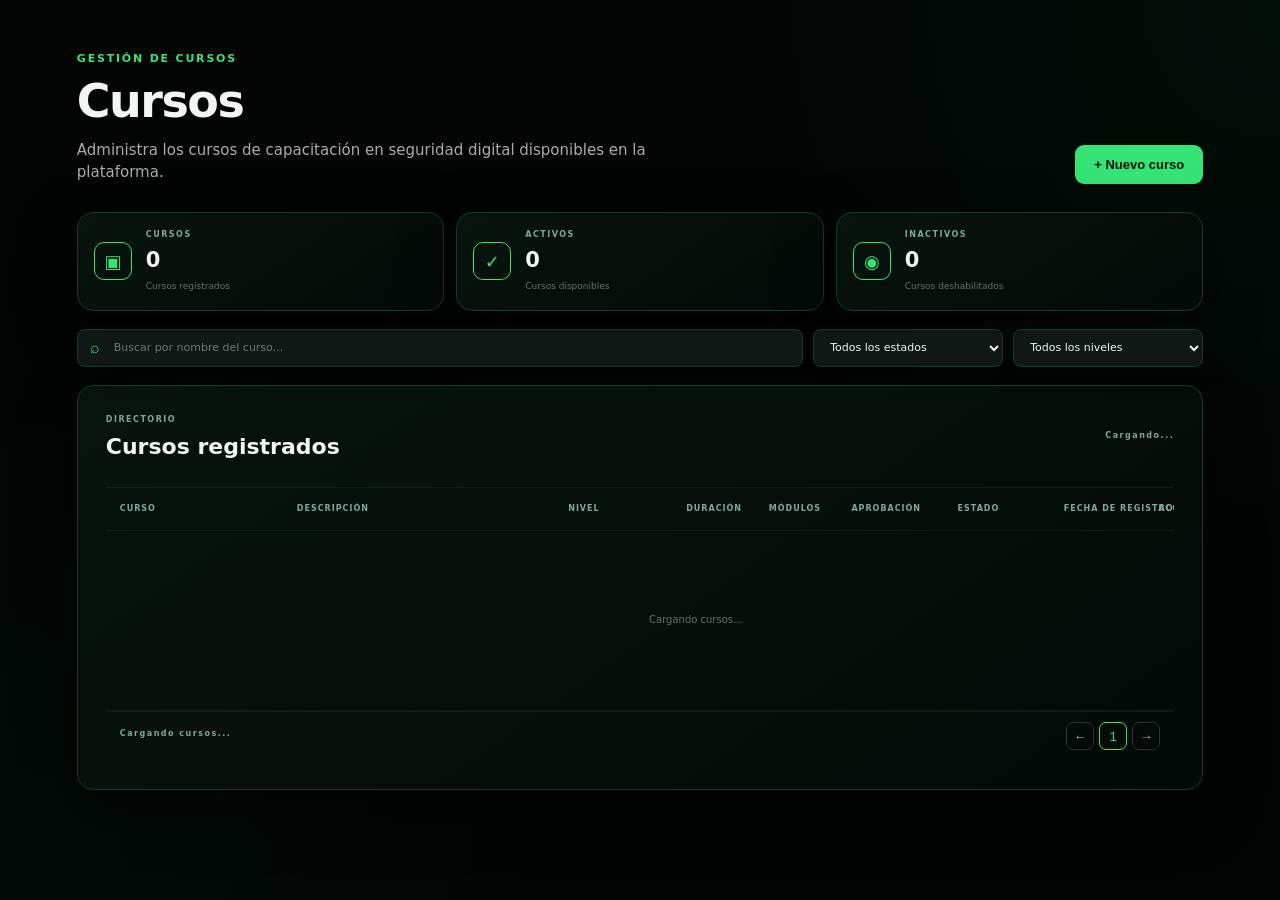
<file: frontend/Interface_Administrador/courses_admin.html>
<!DOCTYPE html>
<html lang="es">

<head>

    <meta charset="UTF-8">

    <meta
        name="viewport"
        content="width=device-width, initial-scale=1.0">

    <title>
        Cursos | Security Awareness Hub
    </title>

    <!-- CSS específico de cursos -->
    <link
        rel="stylesheet"
        href="css/courses_admin.css">

</head>

<body>

    <!-- =====================================================
         CURSOS
         SECURITY AWARENESS HUB
    ====================================================== -->

    <section class="courses-panel">


        <!-- =================================================
             ENCABEZADO
        ================================================== -->

        <div class="dashboard-heading">

            <div>

                <span class="section-label">
                    GESTIÓN DE CURSOS
                </span>

                <h2>
                    Cursos
                </h2>

                <p>
                    Administra los cursos de capacitación en
                    seguridad digital disponibles en la plataforma.
                </p>

            </div>


            <button
                type="button"
                class="admin-button"
                id="btnNuevoCurso">

                + Nuevo curso

            </button>

        </div>


        <!-- =================================================
             INDICADORES
        ================================================== -->

        <div class="dashboard-cards">


            <!-- TOTAL CURSOS -->

            <div class="dashboard-card">

                <div class="card-icon">
                    ▣
                </div>

                <div>

                    <span>
                        CURSOS
                    </span>

                    <strong id="totalCursos">
                        0
                    </strong>

                    <small>
                        Cursos registrados
                    </small>

                </div>

            </div>


            <!-- CURSOS ACTIVOS -->

            <div class="dashboard-card">

                <div class="card-icon">
                    ✓
                </div>

                <div>

                    <span>
                        ACTIVOS
                    </span>

                    <strong id="cursosActivos">
                        0
                    </strong>

                    <small>
                        Cursos disponibles
                    </small>

                </div>

            </div>


            <!-- CURSOS INACTIVOS -->

            <div class="dashboard-card">

                <div class="card-icon">
                    ◉
                </div>

                <div>

                    <span>
                        INACTIVOS
                    </span>

                    <strong id="cursosInactivos">
                        0
                    </strong>

                    <small>
                        Cursos deshabilitados
                    </small>

                </div>

            </div>

        </div>


        <!-- =================================================
             FILTROS
        ================================================== -->

        <div class="users-toolbar">


            <!-- BUSCADOR -->

            <div class="search-box">

                <span class="search-icon">
                    ⌕
                </span>

                <input
                    type="search"
                    id="buscarCurso"
                    placeholder="Buscar por nombre del curso..."
                    autocomplete="off">

            </div>


            <!-- ESTADO -->

            <select
                class="users-filter"
                id="filtroEstadoCurso"
                title="Filtrar cursos por estado">

                <option value="todos">
                    Todos los estados
                </option>

                <option value="activo">
                    Activos
                </option>

                <option value="inactivo">
                    Inactivos
                </option>

            </select>


            <!-- NIVEL -->

            <select
                class="users-filter"
                id="filtroNivelCurso"
                title="Filtrar cursos por nivel">

                <option value="todos">
                    Todos los niveles
                </option>

                <option value="basico">
                    Básico
                </option>

                <option value="intermedio">
                    Intermedio
                </option>

                <option value="avanzado">
                    Avanzado
                </option>

            </select>

        </div>


        <!-- =================================================
             DIRECTORIO DE CURSOS
        ================================================== -->

        <div class="dashboard-card users-table-card">


            <!-- HEADER -->

            <div class="card-header">

                <div>

                    <span class="section-label">
                        DIRECTORIO
                    </span>

                    <h3>
                        Cursos registrados
                    </h3>

                </div>


                <span
                    class="card-period"
                    id="contadorCursos">

                    Cargando...

                </span>

            </div>


            <!-- =================================================
                 TABLA
            ================================================== -->

            <div class="table-wrapper">

                <table class="users-table courses-table">

                    <thead>

                        <tr>

                            <th>
                                CURSO
                            </th>

                            <th>
                                DESCRIPCIÓN
                            </th>

                            <th>
                                NIVEL
                            </th>

                            <th>
                                DURACIÓN
                            </th>

                            <th>
                                MÓDULOS
                            </th>

                            <th>
                                APROBACIÓN
                            </th>

                            <th>
                                ESTADO
                            </th>

                            <th>
                                FECHA DE REGISTRO
                            </th>

                            <th>
                                ACCIONES
                            </th>

                        </tr>

                    </thead>


                    <!--
                        Los cursos serán cargados posteriormente
                        desde MySQL mediante PHP + JSON.
                    -->

                    <tbody id="cursosTableBody">

                        <tr>

                            <td
                                colspan="9"
                                class="loading-users">

                                Cargando cursos...

                            </td>

                        </tr>

                    </tbody>

                </table>

            </div>


            <!-- =================================================
                 FOOTER DE TABLA
            ================================================== -->

            <div class="table-footer">

                <span id="cursosMostrados">
                    Cargando cursos...
                </span>


                <div class="pagination">

                    <button
                        type="button"
                        class="pagination-button"
                        id="paginaAnteriorCurso"
                        disabled>

                        ←

                    </button>


                    <button
                        type="button"
                        class="pagination-button active"
                        id="paginaActualCurso">

                        1

                    </button>


                    <button
                        type="button"
                        class="pagination-button"
                        id="paginaSiguienteCurso"
                        disabled>

                        →

                    </button>

                </div>

            </div>

        </div>


        <!-- =================================================
             MODAL NUEVO / EDITAR CURSO
        ================================================== -->

        <div
            class="user-modal"
            id="cursoModal"
            hidden>

            <div class="user-modal-overlay"></div>


            <div
                class="user-modal-content"
                role="dialog"
                aria-modal="true"
                aria-labelledby="modalCursoTitulo">


                <!-- =================================================
                     HEADER MODAL
                ================================================== -->

                <div class="user-modal-header">

                    <div>

                        <span class="section-label">
                            ADMINISTRACIÓN
                        </span>

                        <h3 id="modalCursoTitulo">
                            Nuevo curso
                        </h3>

                    </div>


                    <button
                        type="button"
                        class="modal-close"
                        id="cerrarCursoModal"
                        aria-label="Cerrar">

                        ×

                    </button>

                </div>


                <!-- =================================================
                     FORMULARIO
                ================================================== -->

                <form id="formCurso">


                    <!-- ID OCULTO -->

                    <input
                        type="hidden"
                        id="cursoId">


                    <!-- NOMBRE DEL CURSO -->

                    <div class="form-group">

                        <label for="cursoNombre">
                            Nombre del curso
                        </label>

                        <input
                            type="text"
                            id="cursoNombre"
                            name="nombre"
                            placeholder="Ingrese el nombre del curso"
                            maxlength="150"
                            required>

                    </div>


                    <!-- DESCRIPCIÓN -->

                    <div class="form-group">

                        <label for="cursoDescripcion">
                            Descripción
                        </label>

                        <textarea
                            id="cursoDescripcion"
                            name="descripcion"
                            placeholder="Ingrese una descripción del curso"
                            maxlength="500"
                            rows="4"></textarea>

                    </div>


                    <!-- NIVEL -->

                    <div class="form-group">

                        <label for="cursoNivel">
                            Nivel de dificultad
                        </label>

                        <select
                            id="cursoNivel"
                            name="nivel_dificultad"
                            title="Seleccionar nivel del curso"
                            required>

                            <option value="">
                                Seleccione un nivel
                            </option>

                            <option value="basico">
                                Básico
                            </option>

                            <option value="intermedio">
                                Intermedio
                            </option>

                            <option value="avanzado">
                                Avanzado
                            </option>

                        </select>

                    </div>


                    <!-- DURACIÓN -->

                    <div class="form-group">

                        <label for="cursoDuracion">
                            Duración
                        </label>

                        <input
                            type="number"
                            id="cursoDuracion"
                            name="duracion"
                            placeholder="Duración en horas"
                            min="1"
                            max="999"
                            required>

                    </div>


                    <!-- NÚMERO DE MÓDULOS -->

                    <div class="form-group">

                        <label for="cursoModulos">
                            Número de módulos
                        </label>

                        <input
                            type="number"
                            id="cursoModulos"
                            name="numero_modulos"
                            placeholder="Ejemplo: 5"
                            min="1"
                            max="999"
                            required>

                    </div>


                    <!-- PORCENTAJE DE APROBACIÓN -->

                    <div class="form-group">

                        <label for="cursoAprobacion">
                            Porcentaje de aprobación
                        </label>

                        <input
                            type="number"
                            id="cursoAprobacion"
                            name="porcentaje_aprobacion"
                            placeholder="Ejemplo: 70"
                            min="1"
                            max="100"
                            required>

                        <small>
                            Porcentaje mínimo necesario para aprobar el curso.
                        </small>

                    </div>


                    <!-- ESTADO -->

                    <div class="form-group">

                        <label for="cursoEstado">
                            Estado
                        </label>

                        <select
                            id="cursoEstado"
                            name="estado"
                            title="Seleccionar estado del curso"
                            required>

                            <option value="activo">
                                Activo
                            </option>

                            <option value="inactivo">
                                Inactivo
                            </option>

                        </select>

                    </div>


                    <!-- MENSAJE -->

                    <div
                        id="cursoFormMessage"
                        class="user-form-message"
                        aria-live="polite">
                    </div>


                    <!-- =================================================
                         BOTONES
                    ================================================== -->

                    <div class="admin-modal-actions">

    <button
        type="button"
        id="cancelarCurso"
        class="admin-secondary-button">
        Cancelar
    </button>

    <button
        type="submit"
        id="guardarCurso"
        class="admin-primary-button">
        Crear curso
    </button>

</div>

                </form>

            </div>

        </div>


    </section>

</body>

</html>
</file>
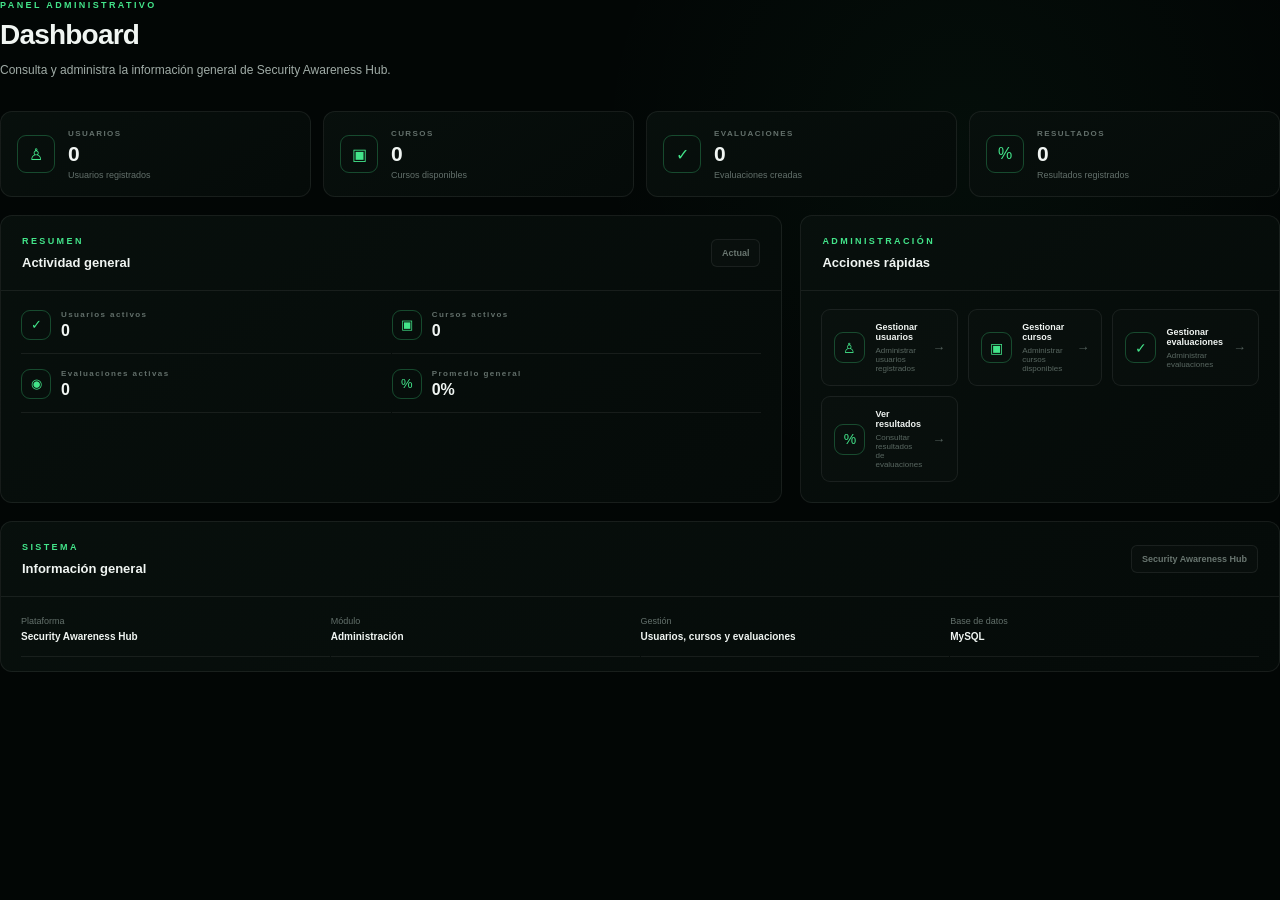
<file: frontend/Interface_Administrador/dashboard.html>
<!DOCTYPE html>
<html lang="es">

<head>

    <meta charset="UTF-8">

    <meta
        name="viewport"
        content="width=device-width, initial-scale=1.0">

    <title>
        Dashboard | Security Awareness Hub
    </title>

    <!-- CSS del dashboard -->
    <link
        rel="stylesheet"
        href="css/dashboard.css">

</head>

<body>

    <!-- =====================================================
         DASHBOARD ADMINISTRATIVO
         SECURITY AWARENESS HUB
    ====================================================== -->

    <section class="admin-view">


        <!-- =================================================
             ENCABEZADO
        ================================================== -->

        <div class="dashboard-heading">

            <div>

                <span class="section-label">
                    PANEL ADMINISTRATIVO
                </span>

                <h2>
                    Dashboard
                </h2>

                <p>
                    Consulta y administra la información general
                    de Security Awareness Hub.
                </p>

            </div>

        </div>


        <!-- =================================================
             INDICADORES PRINCIPALES
        ================================================== -->

        <div class="dashboard-cards">


            <!-- USUARIOS -->

            <div class="dashboard-card">

                <div class="card-icon">
                    ♙
                </div>

                <div>

                    <span>
                        USUARIOS
                    </span>

                    <strong id="dashboardTotalUsuarios">
                        0
                    </strong>

                    <small>
                        Usuarios registrados
                    </small>

                </div>

            </div>


            <!-- CURSOS -->

            <div class="dashboard-card">

                <div class="card-icon">
                    ▣
                </div>

                <div>

                    <span>
                        CURSOS
                    </span>

                    <strong id="dashboardTotalCursos">
                        0
                    </strong>

                    <small>
                        Cursos disponibles
                    </small>

                </div>

            </div>


            <!-- EVALUACIONES -->

            <div class="dashboard-card">

                <div class="card-icon">
                    ✓
                </div>

                <div>

                    <span>
                        EVALUACIONES
                    </span>

                    <strong id="dashboardTotalEvaluaciones">
                        0
                    </strong>

                    <small>
                        Evaluaciones creadas
                    </small>

                </div>

            </div>


            <!-- RESULTADOS -->

            <div class="dashboard-card">

                <div class="card-icon">
                    %
                </div>

                <div>

                    <span>
                        RESULTADOS
                    </span>

                    <strong id="dashboardTotalResultados">
                        0
                    </strong>

                    <small>
                        Resultados registrados
                    </small>

                </div>

            </div>

        </div>


        <!-- =================================================
             RESUMEN GENERAL
        ================================================== -->

        <div class="dashboard-grid">


            <!-- =================================================
                 ACTIVIDAD GENERAL
            ================================================== -->

            <div class="dashboard-panel">

                <div class="panel-header">

                    <div>

                        <span class="section-label">
                            RESUMEN
                        </span>

                        <h3>
                            Actividad general
                        </h3>

                    </div>

                    <span class="card-period">
                        Actual
                    </span>

                </div>


                <div class="dashboard-summary">


                    <!-- USUARIOS ACTIVOS -->

                    <div class="summary-item">

                        <div class="summary-icon">
                            ✓
                        </div>

                        <div>

                            <span>
                                Usuarios activos
                            </span>

                            <strong id="dashboardUsuariosActivos">
                                0
                            </strong>

                        </div>

                    </div>


                    <!-- CURSOS ACTIVOS -->

                    <div class="summary-item">

                        <div class="summary-icon">
                            ▣
                        </div>

                        <div>

                            <span>
                                Cursos activos
                            </span>

                            <strong id="dashboardCursosActivos">
                                0
                            </strong>

                        </div>

                    </div>


                    <!-- EVALUACIONES ACTIVAS -->

                    <div class="summary-item">

                        <div class="summary-icon">
                            ◉
                        </div>

                        <div>

                            <span>
                                Evaluaciones activas
                            </span>

                            <strong id="dashboardEvaluacionesActivas">
                                0
                            </strong>

                        </div>

                    </div>


                    <!-- PROMEDIO GENERAL -->

                    <div class="summary-item">

                        <div class="summary-icon">
                            %
                        </div>

                        <div>

                            <span>
                                Promedio general
                            </span>

                            <strong id="dashboardPromedio">
                                0%
                            </strong>

                        </div>

                    </div>

                </div>

            </div>


            <!-- =================================================
                 ACCIONES RÁPIDAS
            ================================================== -->

            <div class="dashboard-panel">

                <div class="panel-header">

                    <div>

                        <span class="section-label">
                            ADMINISTRACIÓN
                        </span>

                        <h3>
                            Acciones rápidas
                        </h3>

                    </div>

                </div>


                <div class="quick-actions">


                    <!-- USUARIOS -->

                    <button
                        type="button"
                        class="quick-action"
                        data-view="usuarios">

                        <span class="quick-action-icon">
                            ♙
                        </span>

                        <span>

                            <strong>
                                Gestionar usuarios
                            </strong>

                            <small>
                                Administrar usuarios registrados
                            </small>

                        </span>

                        <span class="quick-action-arrow">
                            →
                        </span>

                    </button>


                    <!-- CURSOS -->

                    <button
                        type="button"
                        class="quick-action"
                        data-view="courses_admin">

                        <span class="quick-action-icon">
                            ▣
                        </span>

                        <span>

                            <strong>
                                Gestionar cursos
                            </strong>

                            <small>
                                Administrar cursos disponibles
                            </small>

                        </span>

                        <span class="quick-action-arrow">
                            →
                        </span>

                    </button>


                    <!-- EVALUACIONES -->

                    <button
                        type="button"
                        class="quick-action"
                        data-view="evaluaciones">

                        <span class="quick-action-icon">
                            ✓
                        </span>

                        <span>

                            <strong>
                                Gestionar evaluaciones
                            </strong>

                            <small>
                                Administrar evaluaciones
                            </small>

                        </span>

                        <span class="quick-action-arrow">
                            →
                        </span>

                    </button>


                    <!-- RESULTADOS -->

                    <button
                        type="button"
                        class="quick-action"
                        data-view="resultados">

                        <span class="quick-action-icon">
                            %
                        </span>

                        <span>

                            <strong>
                                Ver resultados
                            </strong>

                            <small>
                                Consultar resultados de evaluaciones
                            </small>

                        </span>

                        <span class="quick-action-arrow">
                            →
                        </span>

                    </button>

                </div>

            </div>

        </div>


        <!-- =================================================
             INFORMACIÓN DEL SISTEMA
        ================================================== -->

        <div class="dashboard-panel">

            <div class="panel-header">

                <div>

                    <span class="section-label">
                        SISTEMA
                    </span>

                    <h3>
                        Información general
                    </h3>

                </div>

                <span class="card-period">
                    Security Awareness Hub
                </span>

            </div>


            <div class="system-info">


                <div class="system-info-item">

                    <span>
                        Plataforma
                    </span>

                    <strong>
                        Security Awareness Hub
                    </strong>

                </div>


                <div class="system-info-item">

                    <span>
                        Módulo
                    </span>

                    <strong>
                        Administración
                    </strong>

                </div>


                <div class="system-info-item">

                    <span>
                        Gestión
                    </span>

                    <strong>
                        Usuarios, cursos y evaluaciones
                    </strong>

                </div>


                <div class="system-info-item">

                    <span>
                        Base de datos
                    </span>

                    <strong>
                        MySQL
                    </strong>

                </div>

            </div>

        </div>


    </section>

</body>

</html>
</file>
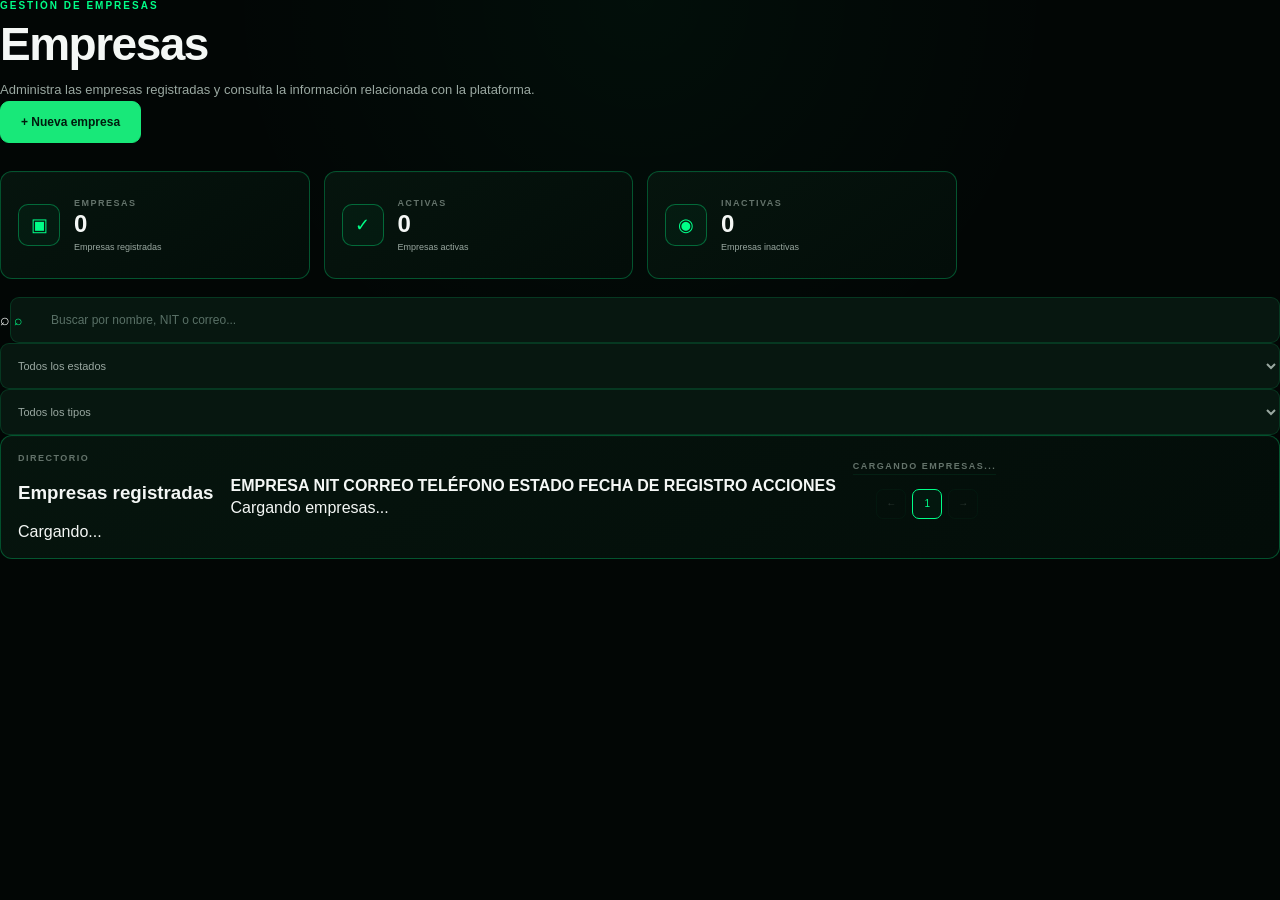
<file: frontend/Interface_Administrador/empresas.html>
<!DOCTYPE html>
<html lang="es">

<head>

    <meta charset="UTF-8">

    <meta
        name="viewport"
        content="width=device-width, initial-scale=1.0">

    <title>
        Empresas | Security Awareness Hub
    </title>

    <!-- CSS específico de empresas -->
    <link
        rel="stylesheet"
        href="css/empresas.css">

</head>

<body>

    <!-- =====================================================
         EMPRESAS
         SECURITY AWARENESS HUB
    ====================================================== -->

    <section class="companies-panel">


        <!-- =================================================
             ENCABEZADO
        ================================================== -->

        <div class="dashboard-heading">

            <div>

                <span class="section-label">
                    GESTIÓN DE EMPRESAS
                </span>

                <h2>
                    Empresas
                </h2>

                <p>
                    Administra las empresas registradas y consulta
                    la información relacionada con la plataforma.
                </p>

            </div>


            <button
                type="button"
                class="admin-button"
                id="btnNuevaEmpresa">

                + Nueva empresa

            </button>

        </div>


        <!-- =================================================
             INDICADORES
        ================================================== -->

        <div class="dashboard-cards">


            <!-- TOTAL EMPRESAS -->

            <div class="dashboard-card">

                <div class="card-icon">
                    ▣
                </div>

                <div>

                    <span>
                        EMPRESAS
                    </span>

                    <strong id="totalEmpresas">
                        0
                    </strong>

                    <small>
                        Empresas registradas
                    </small>

                </div>

            </div>


            <!-- EMPRESAS ACTIVAS -->

            <div class="dashboard-card">

                <div class="card-icon">
                    ✓
                </div>

                <div>

                    <span>
                        ACTIVAS
                    </span>

                    <strong id="empresasActivas">
                        0
                    </strong>

                    <small>
                        Empresas activas
                    </small>

                </div>

            </div>


            <!-- EMPRESAS INACTIVAS -->

            <div class="dashboard-card">

                <div class="card-icon">
                    ◉
                </div>

                <div>

                    <span>
                        INACTIVAS
                    </span>

                    <strong id="empresasInactivas">
                        0
                    </strong>

                    <small>
                        Empresas inactivas
                    </small>

                </div>

            </div>

        </div>


        <!-- =================================================
             FILTROS
        ================================================== -->

        <div class="users-toolbar">


            <!-- BUSCADOR -->

            <div class="search-box">

                <span class="search-icon">
                    ⌕
                </span>

                <input
                    type="search"
                    id="buscarEmpresa"
                    placeholder="Buscar por nombre, NIT o correo..."
                    autocomplete="off">

            </div>


            <!-- ESTADO -->

            <select
                class="users-filter"
                id="filtroEstadoEmpresa"
                title="Filtrar empresas por estado">

                <option value="todos">
                    Todos los estados
                </option>

                <option value="activo">
                    Activas
                </option>

                <option value="inactivo">
                    Inactivas
                </option>

            </select>


            <!-- TIPO -->

            <select
                class="users-filter"
                id="filtroTipoEmpresa"
                title="Filtrar empresas por tipo">

                <option value="todos">
                    Todos los tipos
                </option>

                <option value="privada">
                    Privada
                </option>

                <option value="publica">
                    Pública
                </option>

                <option value="mixta">
                    Mixta
                </option>

            </select>

        </div>


        <!-- =================================================
             DIRECTORIO
        ================================================== -->

        <div class="dashboard-card users-table-card">


            <!-- HEADER -->

            <div class="card-header">

                <div>

                    <span class="section-label">
                        DIRECTORIO
                    </span>

                    <h3>
                        Empresas registradas
                    </h3>

                </div>


                <span
                    class="card-period"
                    id="contadorEmpresas">

                    Cargando...

                </span>

            </div>


            <!-- =================================================
                 TABLA
            ================================================== -->

            <div class="table-wrapper">

                <table class="users-table companies-table">

                    <thead>

                        <tr>

                            <th>
                                EMPRESA
                            </th>

                            <th>
                                NIT
                            </th>

                            <th>
                                CORREO
                            </th>

                            <th>
                                TELÉFONO
                            </th>

                            <th>
                                ESTADO
                            </th>

                            <th>
                                FECHA DE REGISTRO
                            </th>

                            <th>
                                ACCIONES
                            </th>

                        </tr>

                    </thead>


                    <!--
                        IMPORTANTE:

                        Este tbody comienza vacío.

                        Las empresas serán cargadas posteriormente
                        desde MySQL mediante PHP + JSON.
                    -->

                    <tbody id="empresasTableBody">

                        <tr>

                            <td
                                colspan="7"
                                class="loading-users">

                                Cargando empresas...

                            </td>

                        </tr>

                    </tbody>

                </table>

            </div>


            <!-- =================================================
                 FOOTER
            ================================================== -->

            <div class="table-footer">

                <span id="empresasMostradas">
                    Cargando empresas...
                </span>


                <div class="pagination">

                    <button
                        type="button"
                        class="pagination-button"
                        id="paginaAnteriorEmpresa"
                        disabled>

                        ←

                    </button>


                    <button
                        type="button"
                        class="pagination-button active"
                        id="paginaActualEmpresa">

                        1

                    </button>


                    <button
                        type="button"
                        class="pagination-button"
                        id="paginaSiguienteEmpresa"
                        disabled>

                        →

                    </button>

                </div>

            </div>

        </div>


        <!-- =================================================
             MODAL NUEVA / EDITAR EMPRESA
        ================================================== -->

        <div
            class="user-modal"
            id="empresaModal"
            hidden>

            <div class="user-modal-overlay"></div>


            <div
                class="user-modal-content"
                role="dialog"
                aria-modal="true"
                aria-labelledby="modalEmpresaTitulo">


                <!-- =================================================
                     HEADER MODAL
                ================================================== -->

                <div class="user-modal-header">

                    <div>

                        <span class="section-label">
                            ADMINISTRACIÓN
                        </span>

                        <h3 id="modalEmpresaTitulo">
                            Nueva empresa
                        </h3>

                    </div>


                    <button
                        type="button"
                        class="modal-close"
                        id="cerrarEmpresaModal"
                        aria-label="Cerrar">

                        ×

                    </button>

                </div>


                <!-- =================================================
                     FORMULARIO
                ================================================== -->

                <form id="formEmpresa">


                    <!-- ID OCULTO -->

                    <input
                        type="hidden"
                        id="empresaId">


                    <!-- NOMBRE -->

                    <div class="form-group">

                        <label for="empresaNombre">
                            Nombre de la empresa
                        </label>

                        <input
                            type="text"
                            id="empresaNombre"
                            name="nombre"
                            placeholder="Ingrese el nombre de la empresa"
                            maxlength="150"
                            required>

                    </div>


                    <!-- NIT -->

                    <div class="form-group">

                        <label for="empresaNit">
                            NIT
                        </label>

                        <input
                            type="text"
                            id="empresaNit"
                            name="nit"
                            placeholder="Ingrese el NIT"
                            maxlength="30"
                            required>

                    </div>


                    <!-- CORREO -->

                    <div class="form-group">

                        <label for="empresaCorreo">
                            Correo electrónico
                        </label>

                        <input
                            type="email"
                            id="empresaCorreo"
                            name="correo"
                            placeholder="empresa@correo.com"
                            maxlength="150"
                            required>

                    </div>


                    <!-- TELÉFONO -->

                    <div class="form-group">

                        <label for="empresaTelefono">
                            Teléfono
                        </label>

                        <input
                            type="tel"
                            id="empresaTelefono"
                            name="telefono"
                            placeholder="Ingrese el número de teléfono"
                            maxlength="30">

                    </div>


                    <!-- DIRECCIÓN -->

                    <div class="form-group">

                        <label for="empresaDireccion">
                            Dirección
                        </label>

                        <input
                            type="text"
                            id="empresaDireccion"
                            name="direccion"
                            placeholder="Ingrese la dirección"
                            maxlength="200">

                    </div>


                    <!-- TIPO DE EMPRESA -->

                    <div class="form-group">

                        <label for="empresaTipo">
                            Tipo de empresa
                        </label>

                        <select
                            id="empresaTipo"
                            name="tipo"
                            title="Seleccionar tipo de empresa"
                            required>

                            <option value="privada">
                                Privada
                            </option>

                            <option value="publica">
                                Pública
                            </option>

                            <option value="mixta">
                                Mixta
                            </option>

                        </select>

                    </div>


                    <!-- ESTADO -->

                    <div class="form-group">

                        <label for="empresaEstado">
                            Estado
                        </label>

                        <select
                            id="empresaEstado"
                            name="estado"
                            title="Seleccionar estado de la empresa"
                            required>

                            <option value="activo">
                                Activa
                            </option>

                            <option value="inactivo">
                                Inactiva
                            </option>

                        </select>

                    </div>


                    <!-- MENSAJE -->

                    <div
                        id="empresaFormMessage"
                        class="user-form-message"
                        aria-live="polite">
                    </div>


                    <!-- =================================================
                         BOTONES
                    ================================================== -->

                    <div class="user-modal-actions">

                        <button
                            type="button"
                            class="modal-button secondary"
                            id="cancelarEmpresa">

                            Cancelar

                        </button>


                        <button
                            type="submit"
                            class="modal-button primary"
                            id="guardarEmpresa">

                            Crear empresa

                        </button>

                    </div>

                </form>

            </div>

        </div>


    </section>

</body>

</html>
</file>
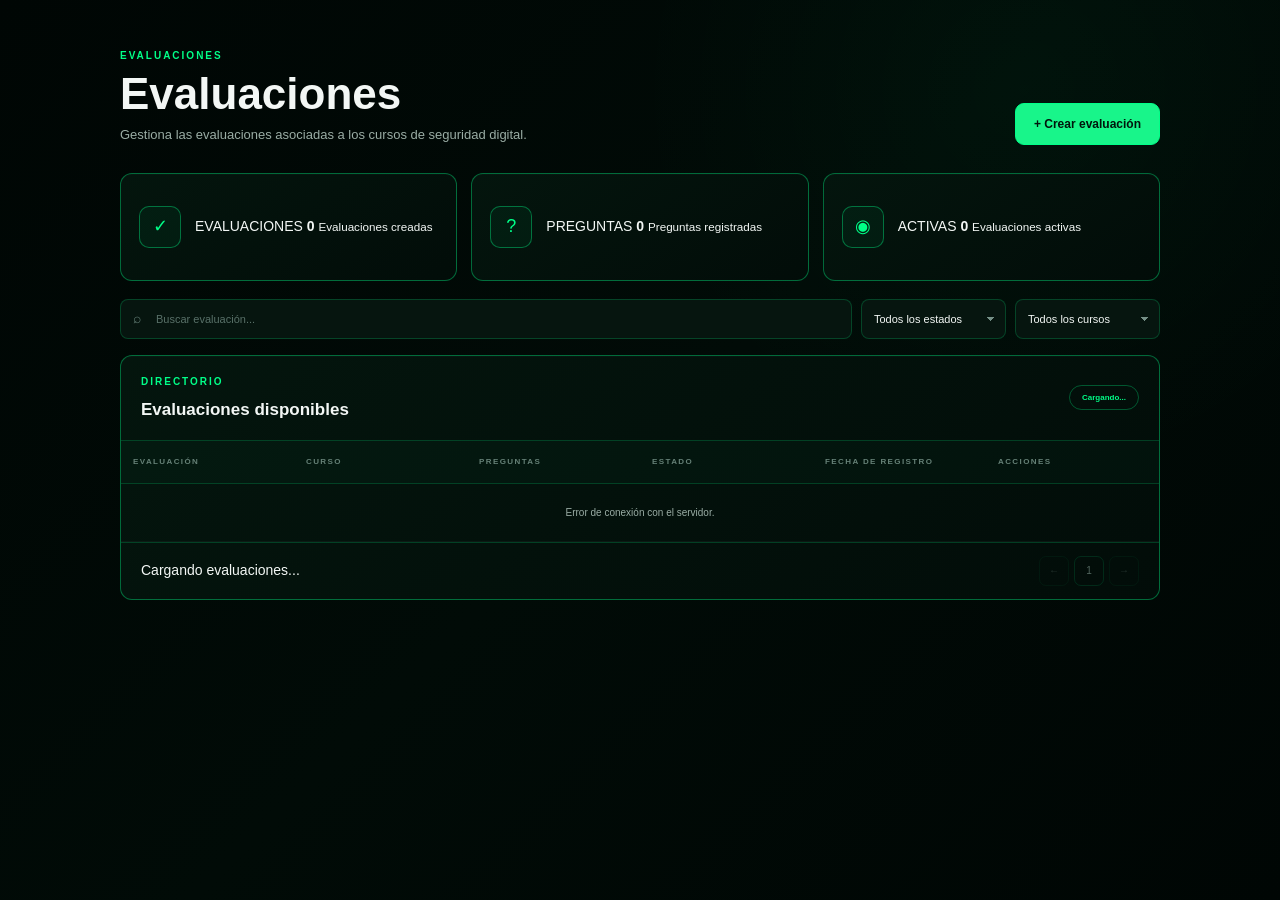
<file: frontend/Interface_Administrador/evaluaciones.html>
<!DOCTYPE html>
<html lang="es">

<head>

    <meta charset="UTF-8">

    <meta
        name="viewport"
        content="width=device-width, initial-scale=1.0">

    <title>
        Evaluaciones | Security Awareness Hub
    </title>

    <!-- CSS específico de evaluaciones -->
    <link
        rel="stylesheet"
        href="css/evaluaciones.css?v=2">

</head>

<body>

    <!-- =====================================================
         EVALUACIONES
         SECURITY AWARENESS HUB
    ====================================================== -->

    <section class="admin-view">


        <!-- =================================================
             ENCABEZADO
        ================================================== -->

        <div class="dashboard-heading">

            <div>

                <span class="section-label">
                    EVALUACIONES
                </span>

                <h2>
                    Evaluaciones
                </h2>

                <p>
                    Gestiona las evaluaciones asociadas a los
                    cursos de seguridad digital.
                </p>

            </div>


            <button
                type="button"
                class="admin-button"
                id="btnNuevaEvaluacion">

                + Crear evaluación

            </button>

        </div>


        <!-- =================================================
             INDICADORES
        ================================================== -->

        <div class="dashboard-cards">


            <!-- TOTAL EVALUACIONES -->

            <div class="dashboard-card">

                <div class="card-icon">
                    ✓
                </div>

                <div>

                    <span>
                        EVALUACIONES
                    </span>

                    <strong id="totalEvaluaciones">
                        0
                    </strong>

                    <small>
                        Evaluaciones creadas
                    </small>

                </div>

            </div>


            <!-- TOTAL PREGUNTAS -->

            <div class="dashboard-card">

                <div class="card-icon">
                    ?
                </div>

                <div>

                    <span>
                        PREGUNTAS
                    </span>

                    <strong id="totalPreguntas">
                        0
                    </strong>

                    <small>
                        Preguntas registradas
                    </small>

                </div>

            </div>


            <!-- EVALUACIONES ACTIVAS -->

            <div class="dashboard-card">

                <div class="card-icon">
                    ◉
                </div>

                <div>

                    <span>
                        ACTIVAS
                    </span>

                    <strong id="evaluacionesActivas">
                        0
                    </strong>

                    <small>
                        Evaluaciones activas
                    </small>

                </div>

            </div>

        </div>


        <!-- =================================================
             FILTROS
        ================================================== -->

        <div class="users-toolbar">


            <!-- BUSCADOR -->

            <div class="search-box">

                <span class="search-icon">
                    ⌕
                </span>

                <input
                    type="search"
                    id="buscarEvaluacion"
                    placeholder="Buscar evaluación..."
                    autocomplete="off">

            </div>


            <!-- ESTADO -->

            <select
                class="users-filter"
                id="filtroEstadoEvaluacion"
                title="Filtrar evaluaciones por estado">

                <option value="todos">
                    Todos los estados
                </option>

                <option value="activo">
                    Activas
                </option>

                <option value="inactivo">
                    Inactivas
                </option>

            </select>


            <!-- CURSO -->

            <select
                class="users-filter"
                id="filtroCursoEvaluacion"
                title="Filtrar evaluaciones por curso">

                <option value="todos">
                    Todos los cursos
                </option>

            </select>

        </div>


        <!-- =================================================
             DIRECTORIO DE EVALUACIONES
        ================================================== -->

        <div class="dashboard-card users-table-card">


            <!-- HEADER -->

            <div class="card-header">

                <div>

                    <span class="section-label">
                        DIRECTORIO
                    </span>

                    <h3>
                        Evaluaciones disponibles
                    </h3>

                </div>


                <span
                    class="card-period"
                    id="contadorEvaluaciones">

                    Cargando...

                </span>

            </div>


            <!-- =================================================
                 TABLA
            ================================================== -->

            <div class="table-wrapper">

                <table class="users-table evaluations-table">

                    <thead>

                        <tr>

                            <th>
                                EVALUACIÓN
                            </th>

                            <th>
                                CURSO
                            </th>

                            <th>
                                PREGUNTAS
                            </th>

                            <th>
                                ESTADO
                            </th>

                            <th>
                                FECHA DE REGISTRO
                            </th>

                            <th>
                                ACCIONES
                            </th>

                        </tr>

                    </thead>


                    <!--
                        IMPORTANTE:

                        Este tbody comienza vacío.

                        Las evaluaciones serán cargadas posteriormente
                        desde MySQL mediante PHP + JSON.
                    -->

                    <tbody id="evaluacionesTableBody">

                        <tr>

                            <td
                                colspan="6"
                                class="loading-users">

                                Cargando evaluaciones...

                            </td>

                        </tr>

                    </tbody>

                </table>

            </div>


            <!-- =================================================
                 FOOTER DE TABLA
            ================================================== -->

            <div class="table-footer">

                <span id="evaluacionesMostradas">
                    Cargando evaluaciones...
                </span>


                <div class="pagination">

                    <button
                        type="button"
                        class="pagination-button"
                        id="paginaAnteriorEvaluacion"
                        disabled>

                        ←

                    </button>


                    <button
                        type="button"
                        class="pagination-button active"
                        id="paginaActualEvaluacion">

                        1

                    </button>


                    <button
                        type="button"
                        class="pagination-button"
                        id="paginaSiguienteEvaluacion"
                        disabled>

                        →

                    </button>

                </div>

            </div>

        </div>


        <!-- =================================================
             ESTADO VACÍO
        ================================================== -->

        <div
            class="dashboard-panel"
            id="evaluacionesEmptyState"
            hidden>

            <div class="empty-state">

                <div class="empty-icon">
                    ✓
                </div>

                <h3>
                    No hay evaluaciones creadas
                </h3>

                <p>
                    Las evaluaciones creadas por el administrador
                    aparecerán en esta sección.
                </p>

            </div>

        </div>


        <!-- =================================================
             MODAL NUEVA / EDITAR EVALUACIÓN
        ================================================== -->

        <div
            class="user-modal"
            id="evaluacionModal"
            hidden>

            <div class="user-modal-overlay"></div>


            <div
                class="user-modal-content"
                role="dialog"
                aria-modal="true"
                aria-labelledby="modalEvaluacionTitulo">


                <!-- =================================================
                     HEADER MODAL
                ================================================== -->

                <div class="user-modal-header">

                    <div>

                        <span class="section-label">
                            ADMINISTRACIÓN
                        </span>

                        <h3 id="modalEvaluacionTitulo">
                            Nueva evaluación
                        </h3>

                    </div>


                    <button
                        type="button"
                        class="modal-close"
                        id="cerrarEvaluacionModal"
                        aria-label="Cerrar">

                        ×

                    </button>

                </div>


                <!-- =================================================
                     FORMULARIO
                ================================================== -->

                <form id="formEvaluacion">


                    <!-- ID OCULTO -->

                    <input
                        type="hidden"
                        id="evaluacionId">


                    <!-- NOMBRE -->

                    <div class="form-group">

                        <label for="evaluacionNombre">
                            Nombre de la evaluación
                        </label>

                        <input
                            type="text"
                            id="evaluacionNombre"
                            name="nombre"
                            placeholder="Ingrese el nombre de la evaluación"
                            maxlength="150"
                            required>

                    </div>


                    <!-- CURSO -->

                    <div class="form-group">

                        <label for="evaluacionCurso">
                            Curso asociado
                        </label>

                        <select
                            id="evaluacionCurso"
                            name="curso"
                            title="Seleccionar curso"
                            required>

                            <option value="">
                                Seleccione un curso
                            </option>

                        </select>

                    </div>


                    <!-- DESCRIPCIÓN -->

                    <div class="form-group">

                        <label for="evaluacionDescripcion">
                            Descripción
                        </label>

                        <textarea
                            id="evaluacionDescripcion"
                            name="descripcion"
                            placeholder="Ingrese una descripción"
                            maxlength="500"
                            rows="4"></textarea>

                    </div>


                    <!-- NÚMERO DE PREGUNTAS (informativo, se recalcula solo) -->

                    <div class="form-group">

                        <label for="evaluacionPreguntas">
                            Número de preguntas
                        </label>

                        <input
                            type="number"
                            id="evaluacionPreguntas"
                            name="preguntas"
                            placeholder="Se calcula automáticamente"
                            min="1"
                            readonly>

                    </div>


                    <!-- =================================================
                         PREGUNTAS Y OPCIONES
                         (bloques generados dinámicamente por JS)
                    ================================================== -->

                    <div class="form-group preguntas-section">

                        <div class="preguntas-section-header">

                            <label>
                                Preguntas de la evaluación
                            </label>

                            <button
                                type="button"
                                class="modal-button secondary"
                                id="btnAgregarPregunta">

                                + Agregar pregunta

                            </button>

                        </div>


                        <p class="preguntas-section-hint">
                            Cada pregunta necesita mínimo 2 opciones,
                            con exactamente una marcada como correcta.
                        </p>


                        <!--
                            IMPORTANTE:

                            Este contenedor comienza vacío.

                            Los bloques de pregunta/opción son
                            generados e insertados aquí mediante
                            evaluaciones.js
                        -->

                        <div
                            id="preguntasContainer"
                            class="preguntas-container">
                        </div>


                        <p
                            id="preguntasEmptyHint"
                            class="preguntas-empty-hint">

                            Aún no has agregado ninguna pregunta.

                        </p>

                    </div>


                    <!-- ESTADO -->

                    <div class="form-group">

                        <label for="evaluacionEstado">
                            Estado
                        </label>

                        <select
                            id="evaluacionEstado"
                            name="estado"
                            title="Seleccionar estado"
                            required>

                            <option value="activo">
                                Activa
                            </option>

                            <option value="inactivo">
                                Inactiva
                            </option>

                        </select>

                    </div>


                    <!-- MENSAJE -->

                    <div
                        id="evaluacionFormMessage"
                        class="user-form-message"
                        aria-live="polite">
                    </div>


                    <!-- =================================================
                         BOTONES
                    ================================================== -->

                    <div class="user-modal-actions">

                        <button
                            type="button"
                            class="modal-button secondary"
                            id="cancelarEvaluacion">

                            Cancelar

                        </button>


                        <button
                            type="submit"
                            class="modal-button primary"
                            id="guardarEvaluacion">

                            Crear evaluación

                        </button>

                    </div>

                </form>

            </div>

        </div>


    </section>

<script src="js/evaluaciones.js"></script>

</body>

</html>
</file>
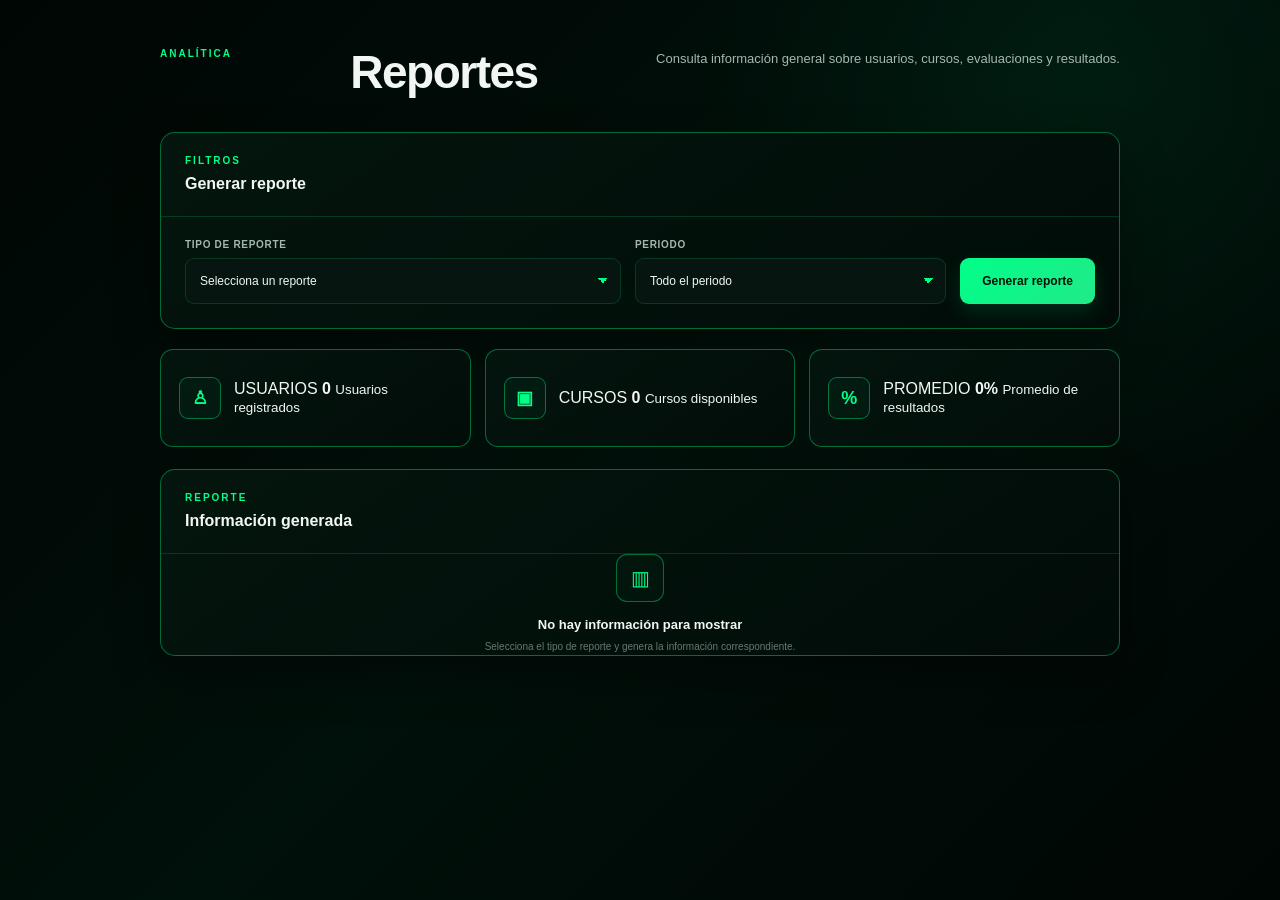
<file: frontend/Interface_Administrador/reportes.html>
<!DOCTYPE html>
<html lang="es">

<head>

    <meta charset="UTF-8">

    <meta
        name="viewport"
        content="width=device-width, initial-scale=1.0">

    <title>
        Reportes | Security Awareness Hub
    </title>

    <!-- CSS específico de reportes -->
    <link
        rel="stylesheet"
        href="css/reportes.css">

</head>

<body>

    <!-- =====================================================
         REPORTES
         SECURITY AWARENESS HUB
    ====================================================== -->

    <section class="admin-view">

        <!-- =================================================
             ENCABEZADO
        ================================================== -->

        <div class="dashboard-heading">

            <span class="section-label">
                ANALÍTICA
            </span>

            <h2>
                Reportes
            </h2>

            <p>
                Consulta información general sobre usuarios,
                cursos, evaluaciones y resultados.
            </p>

        </div>


        <!-- =================================================
             FILTROS
        ================================================== -->

        <div class="dashboard-panel">

            <div class="panel-header">

                <div>

                    <span class="section-label">
                        FILTROS
                    </span>

                    <h3>
                        Generar reporte
                    </h3>

                </div>

            </div>


            <div class="report-filters">

                <!-- TIPO DE REPORTE -->

                <div class="form-group">

                    <label for="reportType">
                        Tipo de reporte
                    </label>

                    <select
                        id="reportType"
                        name="reportType">

                        <option value="">
                            Selecciona un reporte
                        </option>

                        <option value="usuarios">
                            Usuarios
                        </option>

                        <option value="cursos">
                            Cursos
                        </option>

                        <option value="evaluaciones">
                            Evaluaciones
                        </option>

                        <option value="resultados">
                            Resultados
                        </option>

                        <option value="capacitacion">
                            Progreso de capacitación
                        </option>

                    </select>

                </div>


                <!-- PERIODO -->

                <div class="form-group">

                    <label for="reportPeriod">
                        Periodo
                    </label>

                    <select
                        id="reportPeriod"
                        name="reportPeriod">

                        <option value="all">
                            Todo el periodo
                        </option>

                        <option value="month">
                            Este mes
                        </option>

                        <option value="quarter">
                            Últimos 3 meses
                        </option>

                        <option value="year">
                            Este año
                        </option>

                    </select>

                </div>


                <!-- BOTÓN -->

                <button
                    type="button"
                    class="admin-button"
                    id="btnGenerarReporte">

                    Generar reporte

                </button>

            </div>

        </div>


        <!-- =================================================
             INDICADORES
        ================================================== -->

        <div class="dashboard-cards">


            <!-- USUARIOS -->

            <div class="dashboard-card">

                <div class="card-icon">
                    ♙
                </div>

                <div>

                    <span>
                        USUARIOS
                    </span>

                    <strong id="reporteTotalUsuarios">
                        0
                    </strong>

                    <small>
                        Usuarios registrados
                    </small>

                </div>

            </div>


            <!-- CURSOS -->

            <div class="dashboard-card">

                <div class="card-icon">
                    ▣
                </div>

                <div>

                    <span>
                        CURSOS
                    </span>

                    <strong id="reporteTotalCursos">
                        0
                    </strong>

                    <small>
                        Cursos disponibles
                    </small>

                </div>

            </div>


            <!-- PROMEDIO -->

            <div class="dashboard-card">

                <div class="card-icon">
                    %
                </div>

                <div>

                    <span>
                        PROMEDIO
                    </span>

                    <strong id="reportePromedio">
                        0%
                    </strong>

                    <small>
                        Promedio de resultados
                    </small>

                </div>

            </div>

        </div>


        <!-- =================================================
             RESULTADO DEL REPORTE
        ================================================== -->

        <div class="dashboard-panel">

            <div class="panel-header">

                <div>

                    <span class="section-label">
                        REPORTE
                    </span>

                    <h3>
                        Información generada
                    </h3>

                </div>

            </div>


            <!-- =================================================
                 ESTADO INICIAL
            ================================================== -->

            <div
                class="empty-state"
                id="reportEmptyState">

                <div class="empty-icon">
                    ▥
                </div>

                <h3>
                    No hay información para mostrar
                </h3>

                <p>
                    Selecciona el tipo de reporte y genera la
                    información correspondiente.
                </p>

            </div>


            <!-- =================================================
                 RESULTADOS
            ================================================== -->

            <div
                class="report-results"
                id="reportResults"
                hidden>

                <div class="table-wrapper">

                    <table class="users-table reports-table">

                        <thead id="reportTableHead">
                        </thead>

                        <tbody id="reportTableBody">
                        </tbody>

                    </table>

                </div>

            </div>

        </div>

    </section>

</body>

</html>
</file>
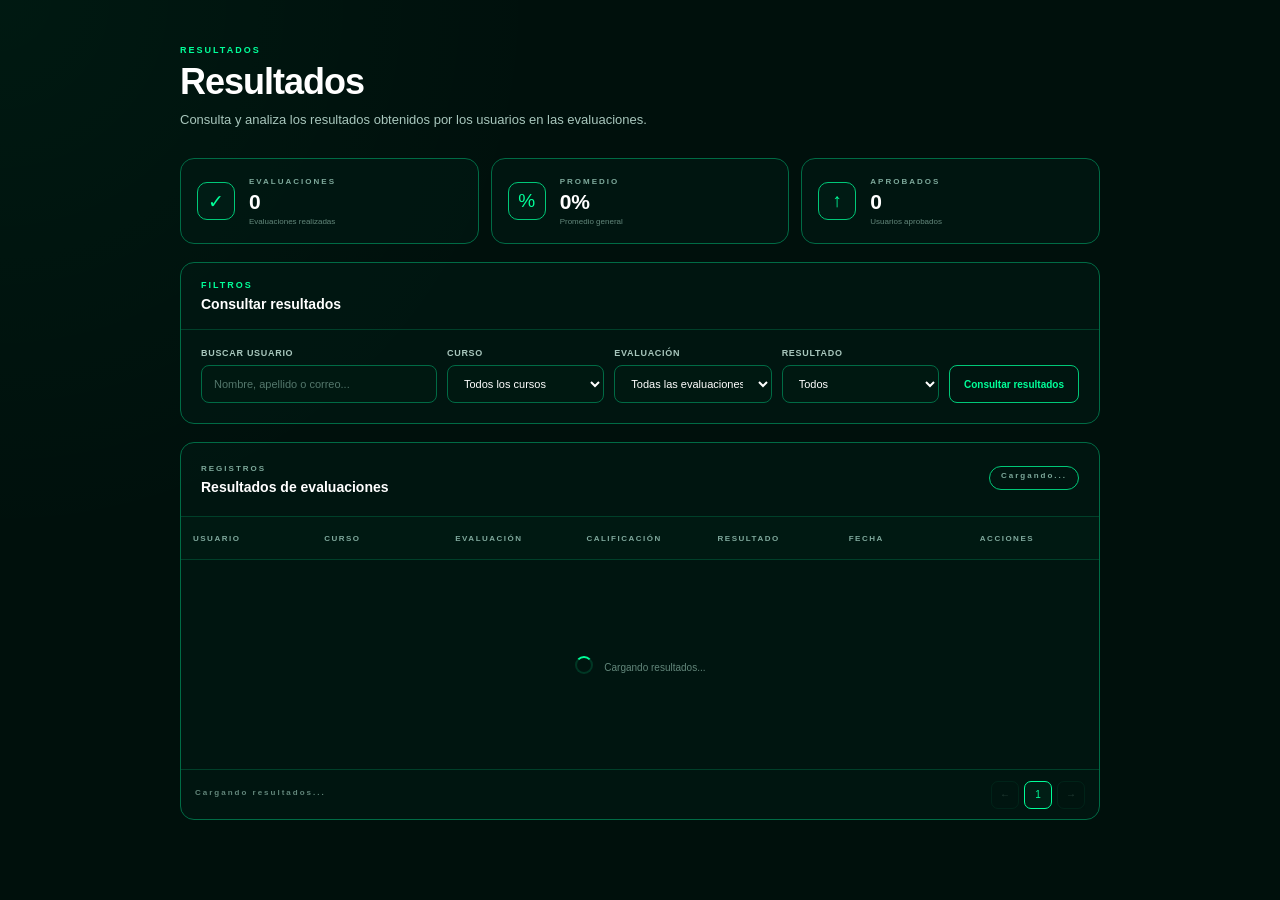
<file: frontend/Interface_Administrador/resultados.html>
<!DOCTYPE html>
<html lang="es">

<head>

    <meta charset="UTF-8">

    <meta
        name="viewport"
        content="width=device-width, initial-scale=1.0">

    <title>
        Resultados | Security Awareness Hub
    </title>

    <!-- CSS específico de resultados -->
    <link
        rel="stylesheet"
        href="css/resultados.css">

</head>

<body>

    <!-- =====================================================
         RESULTADOS
         SECURITY AWARENESS HUB
    ====================================================== -->

    <section class="admin-view">


        <!-- =================================================
             ENCABEZADO
        ================================================== -->

        <div class="dashboard-heading">

            <div>

                <span class="section-label">
                    RESULTADOS
                </span>

                <h2>
                    Resultados
                </h2>

                <p>
                    Consulta y analiza los resultados obtenidos
                    por los usuarios en las evaluaciones.
                </p>

            </div>

        </div>


        <!-- =================================================
             INDICADORES
        ================================================== -->

        <div class="dashboard-cards">


            <!-- EVALUACIONES REALIZADAS -->

            <div class="dashboard-card">

                <div class="card-icon">
                    ✓
                </div>

                <div>

                    <span>
                        EVALUACIONES
                    </span>

                    <strong id="totalEvaluacionesRealizadas">
                        0
                    </strong>

                    <small>
                        Evaluaciones realizadas
                    </small>

                </div>

            </div>


            <!-- PROMEDIO GENERAL -->

            <div class="dashboard-card">

                <div class="card-icon">
                    %
                </div>

                <div>

                    <span>
                        PROMEDIO
                    </span>

                    <strong id="promedioGeneral">
                        0%
                    </strong>

                    <small>
                        Promedio general
                    </small>

                </div>

            </div>


            <!-- APROBADOS -->

            <div class="dashboard-card">

                <div class="card-icon">
                    ↑
                </div>

                <div>

                    <span>
                        APROBADOS
                    </span>

                    <strong id="totalAprobados">
                        0
                    </strong>

                    <small>
                        Usuarios aprobados
                    </small>

                </div>

            </div>

        </div>


        <!-- =================================================
             FILTROS
        ================================================== -->

        <div class="dashboard-panel">

            <div class="panel-header">

                <div>

                    <span class="section-label">
                        FILTROS
                    </span>

                    <h3>
                        Consultar resultados
                    </h3>

                </div>

            </div>


            <div class="report-filters">


                <!-- BUSCADOR -->

                <div class="form-group">

                    <label for="buscarResultado">
                        Buscar usuario
                    </label>

                    <input
                        type="search"
                        id="buscarResultado"
                        name="buscarResultado"
                        placeholder="Nombre, apellido o correo..."
                        autocomplete="off">

                </div>


                <!-- CURSO -->

                <div class="form-group">

                    <label for="filtroCursoResultado">
                        Curso
                    </label>

                    <select
                        id="filtroCursoResultado"
                        name="curso"
                        title="Filtrar por curso">

                        <option value="todos">
                            Todos los cursos
                        </option>

                    </select>

                </div>


                <!-- EVALUACIÓN -->

                <div class="form-group">

                    <label for="filtroEvaluacionResultado">
                        Evaluación
                    </label>

                    <select
                        id="filtroEvaluacionResultado"
                        name="evaluacion"
                        title="Filtrar por evaluación">

                        <option value="todas">
                            Todas las evaluaciones
                        </option>

                    </select>

                </div>


                <!-- ESTADO -->

                <div class="form-group">

                    <label for="filtroEstadoResultado">
                        Resultado
                    </label>

                    <select
                        id="filtroEstadoResultado"
                        name="estado"
                        title="Filtrar por resultado">

                        <option value="todos">
                            Todos
                        </option>

                        <option value="aprobado">
                            Aprobados
                        </option>

                        <option value="reprobado">
                            Reprobados
                        </option>

                    </select>

                </div>


                <!-- BOTÓN -->

                <button
                    type="button"
                    class="admin-button"
                    id="btnFiltrarResultados">

                    Consultar resultados

                </button>

            </div>

        </div>


        <!-- =================================================
             TABLA DE RESULTADOS
        ================================================== -->

        <div class="dashboard-card users-table-card">


            <!-- HEADER -->

            <div class="card-header">

                <div>

                    <span class="section-label">
                        REGISTROS
                    </span>

                    <h3>
                        Resultados de evaluaciones
                    </h3>

                </div>


                <span
                    class="card-period"
                    id="contadorResultados">

                    Cargando...

                </span>

            </div>


            <!-- =================================================
                 TABLA
            ================================================== -->

            <div class="table-wrapper">

                <table class="users-table results-table">

                    <thead>

                        <tr>

                            <th>
                                USUARIO
                            </th>

                            <th>
                                CURSO
                            </th>

                            <th>
                                EVALUACIÓN
                            </th>

                            <th>
                                CALIFICACIÓN
                            </th>

                            <th>
                                RESULTADO
                            </th>

                            <th>
                                FECHA
                            </th>

                            <th>
                                ACCIONES
                            </th>

                        </tr>

                    </thead>


                    <!--
                        IMPORTANTE:

                        Este tbody comienza vacío.

                        Los resultados serán cargados posteriormente
                        desde MySQL mediante PHP + JSON.
                    -->

                    <tbody id="resultadosTableBody">

                        <tr>

                            <td
                                colspan="7"
                                class="loading-users">

                                Cargando resultados...

                            </td>

                        </tr>

                    </tbody>

                </table>

            </div>


            <!-- =================================================
                 FOOTER DE TABLA
            ================================================== -->

            <div class="table-footer">

                <span id="resultadosMostrados">
                    Cargando resultados...
                </span>


                <div class="pagination">

                    <button
                        type="button"
                        class="pagination-button"
                        id="paginaAnteriorResultado"
                        disabled>

                        ←

                    </button>


                    <button
                        type="button"
                        class="pagination-button active"
                        id="paginaActualResultado">

                        1

                    </button>


                    <button
                        type="button"
                        class="pagination-button"
                        id="paginaSiguienteResultado"
                        disabled>

                        →

                    </button>

                </div>

            </div>

        </div>


        <!-- =================================================
             ESTADO VACÍO
        ================================================== -->

        <div
            class="dashboard-panel"
            id="resultadosEmptyState"
            hidden>

            <div class="empty-state">

                <div class="empty-icon">
                    %
                </div>

                <h3>
                    No hay resultados disponibles
                </h3>

                <p>
                    Los resultados de las evaluaciones realizadas
                    aparecerán en esta sección.
                </p>

            </div>

        </div>


        <!-- =================================================
             DETALLE DEL RESULTADO
        ================================================== -->

        <div
            class="user-modal"
            id="resultadoModal"
            hidden>

            <div class="user-modal-overlay"></div>


            <div
                class="user-modal-content"
                role="dialog"
                aria-modal="true"
                aria-labelledby="modalResultadoTitulo">


                <!-- HEADER -->

                <div class="user-modal-header">

                    <div>

                        <span class="section-label">
                            RESULTADO
                        </span>

                        <h3 id="modalResultadoTitulo">
                            Detalle de evaluación
                        </h3>

                    </div>


                    <button
                        type="button"
                        class="modal-close"
                        id="cerrarResultadoModal"
                        aria-label="Cerrar">

                        ×

                    </button>

                </div>


                <!-- INFORMACIÓN -->

                <div class="result-detail">


                    <div class="result-detail-item">

                        <span>
                            Usuario
                        </span>

                        <strong id="detalleUsuario">
                            —
                        </strong>

                    </div>


                    <div class="result-detail-item">

                        <span>
                            Curso
                        </span>

                        <strong id="detalleCurso">
                            —
                        </strong>

                    </div>


                    <div class="result-detail-item">

                        <span>
                            Evaluación
                        </span>

                        <strong id="detalleEvaluacion">
                            —
                        </strong>

                    </div>


                    <div class="result-detail-item">

                        <span>
                            Calificación
                        </span>

                        <strong id="detalleCalificacion">
                            —
                        </strong>

                    </div>


                    <div class="result-detail-item">

                        <span>
                            Resultado
                        </span>

                        <strong id="detalleResultado">
                            —
                        </strong>

                    </div>


                    <div class="result-detail-item">

                        <span>
                            Fecha
                        </span>

                        <strong id="detalleFecha">
                            —
                        </strong>

                    </div>

                </div>


                <!-- BOTÓN CERRAR -->

                <div class="user-modal-actions">

                    <button
                        type="button"
                        class="modal-button secondary"
                        id="cerrarDetalleResultado">

                        Cerrar

                    </button>

                </div>

            </div>

        </div>


    </section>

</body>

</html>
</file>
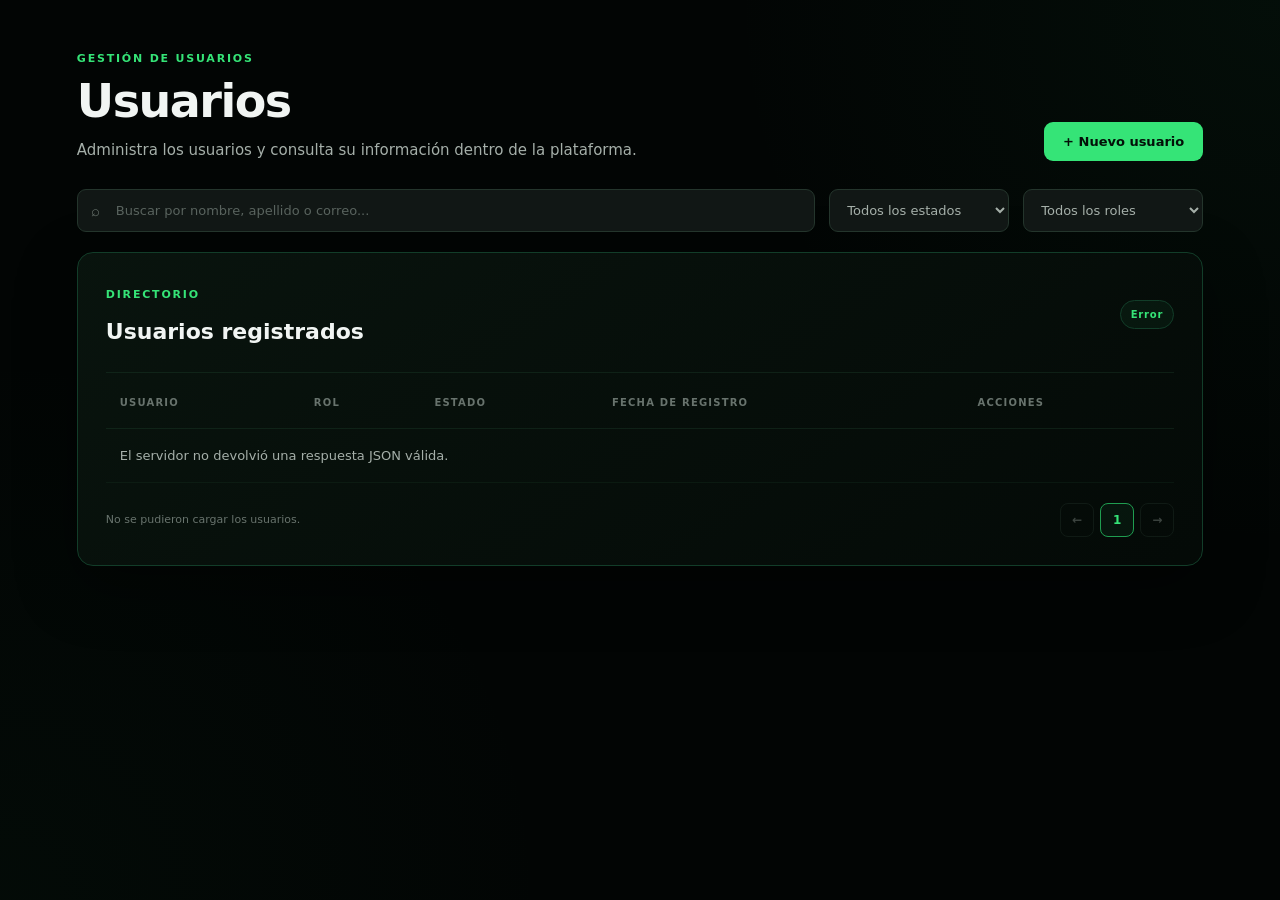
<file: frontend/Interface_Administrador/usuarios.html>
<!DOCTYPE html>
<html lang="es">

<head>

    <meta charset="UTF-8">

    <meta
        name="viewport"
        content="width=device-width, initial-scale=1.0">

    <title>
        Usuarios | Security Awareness Hub
    </title>

    <!-- CSS específico de usuarios -->
    <link
        rel="stylesheet"
        href="css/usuarios.css?v=2">

</head>

<body>

    <!-- =====================================================
         USUARIOS
         SECURITY AWARENESS HUB
    ====================================================== -->

    <section class="users-panel">


        <!-- =================================================
             ENCABEZADO
        ================================================== -->

        <div class="dashboard-heading">

            <div>

                <span class="section-label">
                    GESTIÓN DE USUARIOS
                </span>

                <h2>
                    Usuarios
                </h2>

                <p>
                    Administra los usuarios y consulta
                    su información dentro de la plataforma.
                </p>

            </div>


            <button
                type="button"
                class="admin-button"
                id="btnNuevoUsuario">

                + Nuevo usuario

            </button>

        </div>


        <!-- =================================================
             FILTROS
        ================================================== -->

        <div class="users-toolbar">


            <!-- BUSCADOR -->

            <div class="search-box">

                <span class="search-icon">
                    ⌕
                </span>

                <input
                    type="search"
                    id="buscarUsuario"
                    placeholder="Buscar por nombre, apellido o correo..."
                    autocomplete="off">

            </div>


            <!-- ESTADO -->

            <select
                class="users-filter"
                id="filtroEstado"
                title="Filtrar por estado">

                <option value="todos">
                    Todos los estados
                </option>

                <option value="activo">
                    Activos
                </option>

                <option value="inactivo">
                    Inactivos
                </option>

            </select>


            <!-- ROL -->

            <select
                class="users-filter"
                id="filtroRol"
                title="Filtrar por rol">

                <option value="todos">
                    Todos los roles
                </option>

                <option value="usuario">
                    Usuarios
                </option>

            </select>

        </div>


        <!-- =================================================
             DIRECTORIO
        ================================================== -->

        <div class="dashboard-card users-table-card">


            <!-- HEADER -->

            <div class="card-header">

                <div>

                    <span class="section-label">
                        DIRECTORIO
                    </span>

                    <h3>
                        Usuarios registrados
                    </h3>

                </div>


                <span
                    class="card-period"
                    id="contadorUsuarios">

                    Cargando...

                </span>

            </div>


            <!-- =================================================
                 TABLA
            ================================================== -->

            <div class="table-wrapper">

                <table class="users-table">

                    <thead>

                        <tr>

                            <th>
                                USUARIO
                            </th>

                            <th>
                                ROL
                            </th>

                            <th>
                                ESTADO
                            </th>

                            <th>
                                FECHA DE REGISTRO
                            </th>

                            <th>
                                ACCIONES
                            </th>

                        </tr>

                    </thead>


                    <!--
                        IMPORTANTE:

                        Este tbody comienza vacío.

                        Los usuarios serán cargados posteriormente
                        desde MySQL mediante PHP + JSON.
                    -->

                    <tbody id="usuariosTableBody">

                        <tr>

                            <td
                                colspan="5"
                                class="loading-users">

                                Cargando usuarios...

                            </td>

                        </tr>

                    </tbody>

                </table>

            </div>


            <!-- =================================================
                 FOOTER TABLA
            ================================================== -->

            <div class="table-footer">

                <span id="usuariosMostrados">
                    Cargando usuarios...
                </span>


                <div class="pagination">

                    <button
                        type="button"
                        class="pagination-button"
                        id="paginaAnterior"
                        disabled>

                        ←

                    </button>


                    <button
                        type="button"
                        class="pagination-button active"
                        id="paginaActual">

                        1

                    </button>


                    <button
                        type="button"
                        class="pagination-button"
                        id="paginaSiguiente"
                        disabled>

                        →

                    </button>

                </div>

            </div>

        </div>


        <!-- =================================================
             MODAL NUEVO / EDITAR USUARIO
        ================================================== -->

        <div
            class="user-modal"
            id="usuarioModal"
            hidden>

            <div class="user-modal-overlay"></div>


            <div
                class="user-modal-content"
                role="dialog"
                aria-modal="true"
                aria-labelledby="modalUsuarioTitulo">


                <!-- HEADER MODAL -->

                <div class="user-modal-header">

                    <div>

                        <span class="section-label">
                            ADMINISTRACIÓN
                        </span>

                        <h3 id="modalUsuarioTitulo">
                            Nuevo usuario
                        </h3>

                    </div>


                    <button
                        type="button"
                        class="modal-close"
                        id="cerrarUsuarioModal"
                        aria-label="Cerrar">

                        ×

                    </button>

                </div>


                <!-- =================================================
                     FORMULARIO
                ================================================== -->

                <form id="formUsuario">


                    <!-- ID OCULTO -->

                    <input
                        type="hidden"
                        id="usuarioId">


                    <!-- NOMBRES -->

                    <div class="form-group">

                        <label for="usuarioNombres">
                            Nombres
                        </label>

                        <input
                            type="text"
                            id="usuarioNombres"
                            name="nombres"
                            placeholder="Ingrese los nombres"
                            maxlength="100"
                            required>

                    </div>


                    <!-- APELLIDOS -->

                    <div class="form-group">

                        <label for="usuarioApellidos">
                            Apellidos
                        </label>

                        <input
                            type="text"
                            id="usuarioApellidos"
                            name="apellidos"
                            placeholder="Ingrese los apellidos"
                            maxlength="100"
                            required>

                    </div>


                    <!-- CORREO -->

                    <div class="form-group">

                        <label for="usuarioCorreo">
                            Correo electrónico
                        </label>

                        <input
                            type="email"
                            id="usuarioCorreo"
                            name="correo"
                            placeholder="usuario@empresa.com"
                            maxlength="150"
                            required>

                    </div>


                    <!-- CONTRASEÑA -->

                    <div class="form-group">

                        <label for="usuarioPassword">
                            Contraseña
                        </label>

                        <input
                            type="password"
                            id="usuarioPassword"
                            name="password"
                            placeholder="Ingrese una contraseña"
                            minlength="6"
                            required>

                        <small>
                            La contraseña será almacenada de forma segura.
                        </small>

                    </div>


                    <!-- ROL -->

                    <div class="form-group">

                        <label for="usuarioRol">
                            Rol
                        </label>

                        <select
                            id="usuarioRol"
                            name="rol"
                            title="Seleccionar rol"
                            required>

                            <option value="usuario">
                                Usuario
                            </option>

                            <option value="admin">
                                Administrador
                            </option>

                        </select>

                    </div>


                    <!-- ESTADO -->

                    <div class="form-group">

                        <label for="usuarioEstado">
                            Estado
                        </label>

                        <select
                            id="usuarioEstado"
                            name="estado"
                            title="Seleccionar estado"
                            required>

                            <option value="activo">
                                Activo
                            </option>

                            <option value="inactivo">
                                Inactivo
                            </option>

                        </select>

                    </div>


                    <!-- MENSAJE -->

                    <div
                        id="usuarioFormMessage"
                        class="user-form-message"
                        aria-live="polite">
                    </div>


                    <!-- =================================================
                         BOTONES
                    ================================================== -->

                    <div class="user-modal-actions">

                        <button
                            type="button"
                            class="modal-button secondary"
                            id="cancelarUsuario">

                            Cancelar

                        </button>


                        <button
                            type="submit"
                            class="modal-button primary"
                            id="guardarUsuario">

                            Crear usuario

                        </button>

                    </div>

                </form>

            </div>

        </div>


    </section>

    <script src="js/usuarios.js?v=2"></script>

</body>

</html>
</file>
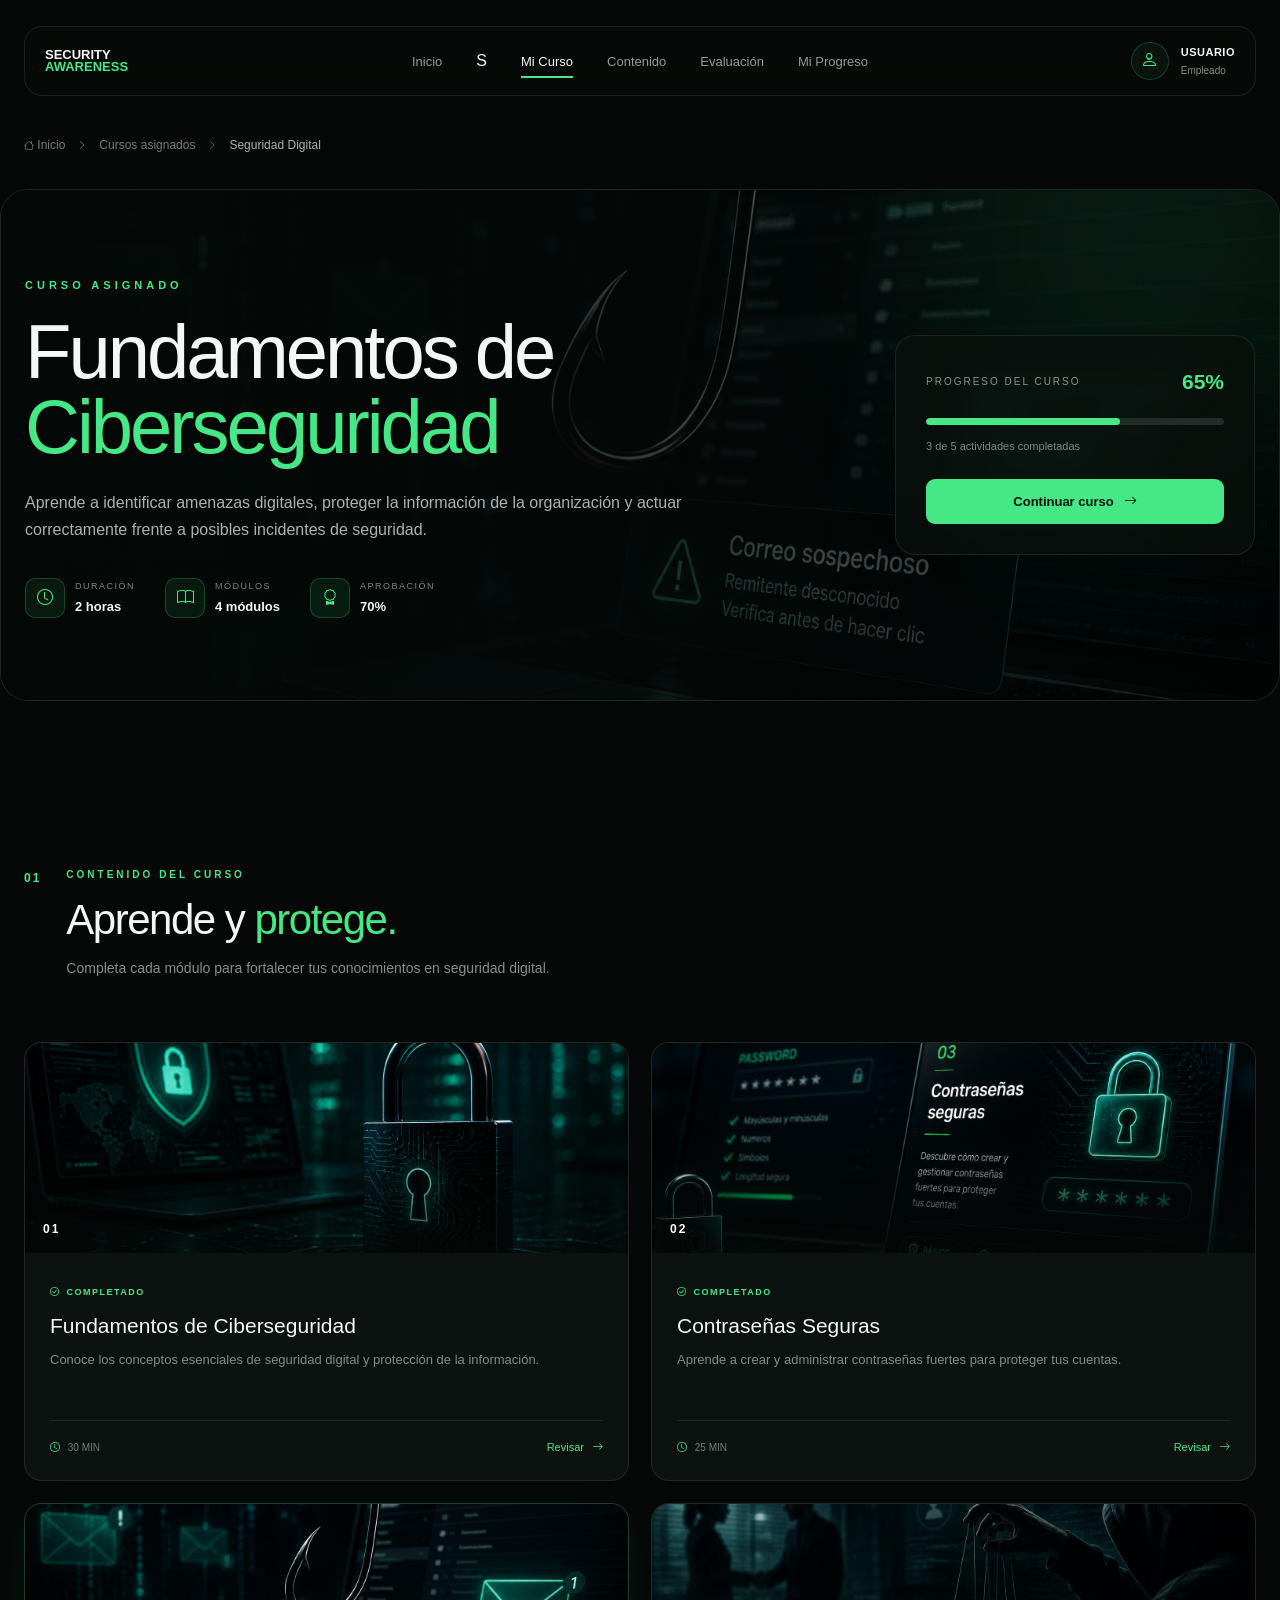
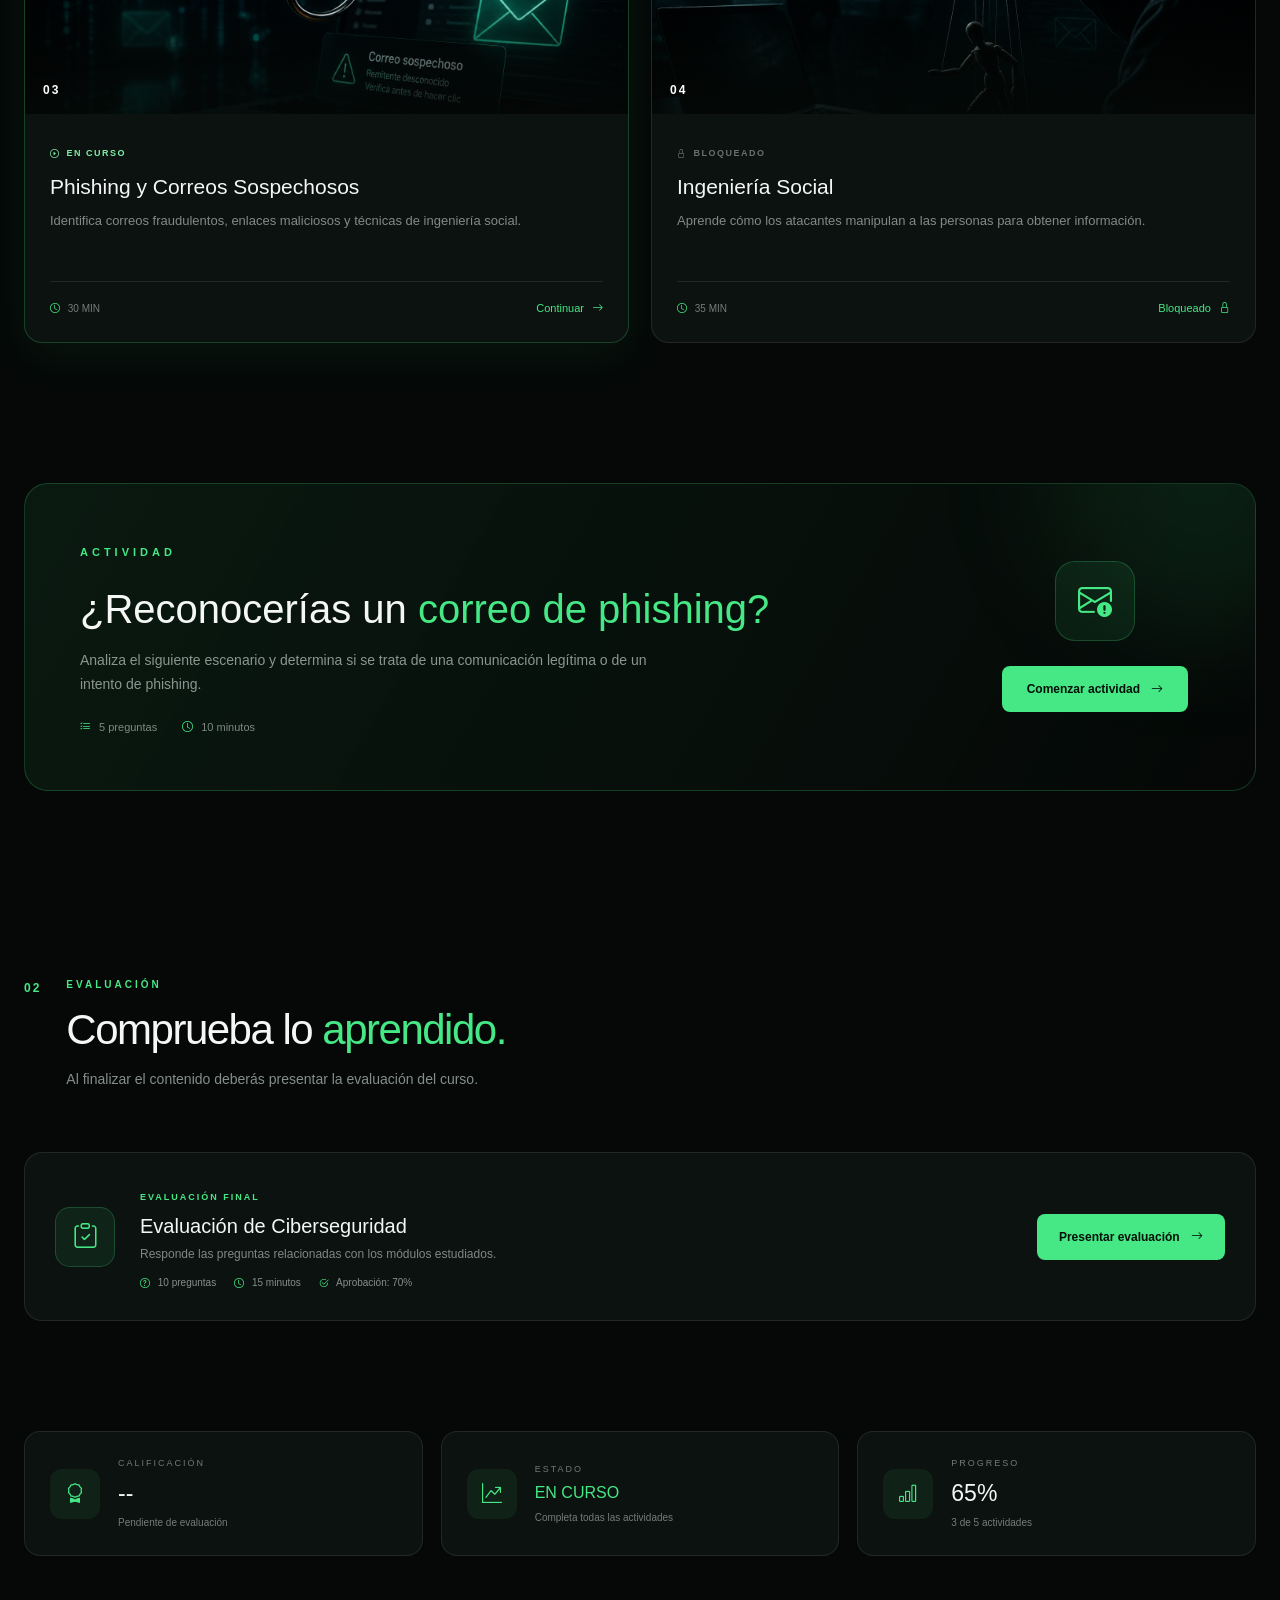
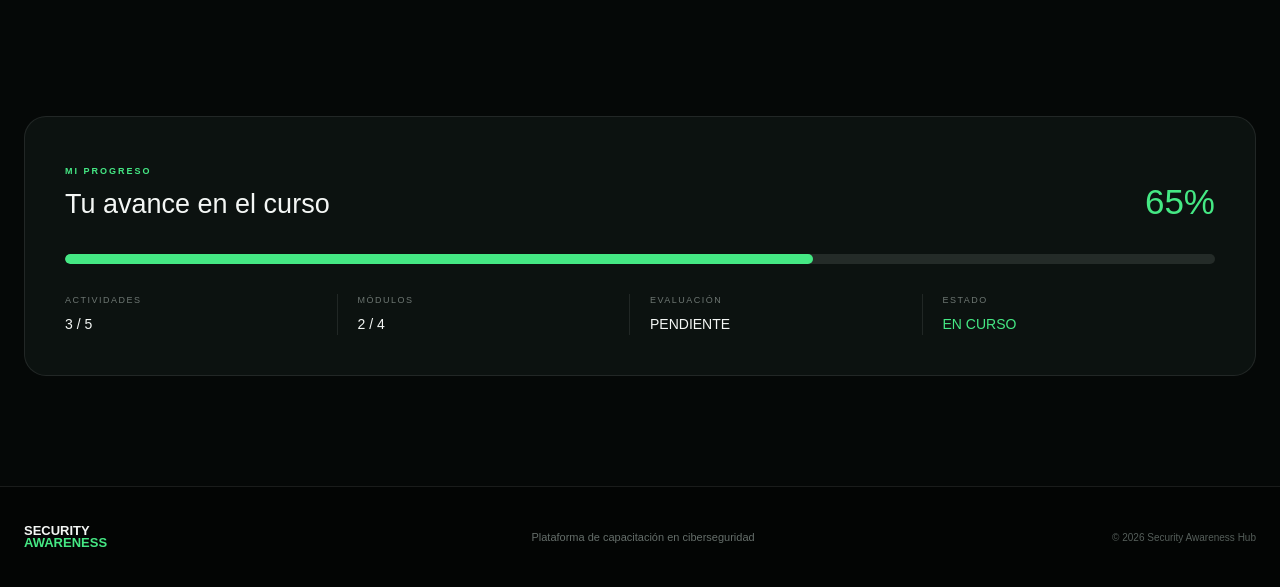
<file: frontend/Interface_User/Curse/course.html>
<!DOCTYPE html>
<html lang="es">

<head>

    <meta charset="UTF-8">

    <meta name="viewport" content="width=device-width, initial-scale=1.0">

    <title>
        Curso | Security Awareness Hub
    </title>

    <!-- Bootstrap -->
    <link href="https://cdn.jsdelivr.net/npm/bootstrap@5.3.3/dist/css/bootstrap.min.css" rel="stylesheet">

    <!-- Iconos Bootstrap -->
    <link rel="stylesheet" href="https://cdn.jsdelivr.net/npm/bootstrap-icons@1.11.3/font/bootstrap-icons.min.css">

    <!-- CSS DEL CURSO -->
    <link rel="stylesheet" href="css/curse.css">

</head>


<body>


    <!-- =========================================================
     BARRA DE NAVEGACIÓN
========================================================= -->

    <header class="course-navbar">

        <nav class="course-nav-container">

            <!-- LOGO -->

            <a href="index.html" class="course-logo">

                <span>SECURITY</span>

                <span>AWARENESS</span>

            </a>


            <!-- MENÚ -->

            <ul class="course-menu">

                <li>
                    <a href="../../Landing_Page/index.html">
                        Inicio
                    </a>
                </li>S

                <li>
                    <a href="#mi-curso" class="active">
                        Mi Curso
                    </a>
                </li>

                <li>
                    <a href="#contenido">
                        Contenido
                    </a>
                </li>

                <li>
                    <a href="#evaluacion">
                        Evaluación
                    </a>
                </li>

                <li>
                    <a href="#progreso">
                        Mi Progreso
                    </a>
                </li>

            </ul>


            <!-- USUARIO -->

            <div class="course-user">

                <div class="user-icon">

                    <i class="bi bi-person"></i>

                </div>

                <div class="user-info">

                    <strong>
                        USUARIO
                    </strong>

                    <span>
                        Empleado
                    </span>

                </div>

            </div>

        </nav>

    </header>



    <!-- =========================================================
     CONTENIDO PRINCIPAL
========================================================= -->

    <main>


        <!-- =========================================================
     MIGAS DE PAN
========================================================= -->

        <section class="breadcrumb-section">

            <div class="page-container">

                <div class="breadcrumbs">

                    <a href="index.html">
                        <i class="bi bi-house"></i>
                        Inicio
                    </a>

                    <span>
                        <i class="bi bi-chevron-right"></i>
                    </span>

                    <a href="#mi-curso">
                        Cursos asignados
                    </a>

                    <span>
                        <i class="bi bi-chevron-right"></i>
                    </span>

                    <strong>
                        Seguridad Digital
                    </strong>

                </div>

            </div>

        </section>



        <!-- =========================================================
     HERO DEL CURSO
========================================================= -->

        <section id="mi-curso" class="course-hero">


            <!-- IMAGEN DE FONDO -->

            <div class="course-hero-image">

                <img src="/frontend/Landing_Page/assets/imagenes/curso-phishing.png"
                    alt="Curso de phishing y seguridad digital">

            </div>


            <!-- OSCURECIMIENTO -->

            <div class="course-hero-overlay"></div>


            <!-- CONTENIDO -->

            <div class="page-container course-hero-content">


                <div class="course-hero-left">

                    <span class="course-label">
                        CURSO ASIGNADO
                    </span>


                    <h1>

                        Fundamentos de

                        <span>
                            Ciberseguridad
                        </span>

                    </h1>


                    <p class="course-description">

                        Aprende a identificar amenazas digitales,
                        proteger la información de la organización
                        y actuar correctamente frente a posibles
                        incidentes de seguridad.

                    </p>


                    <!-- INFORMACIÓN DEL CURSO -->

                    <div class="course-info">


                        <div class="info-item">

                            <div class="info-icon">

                                <i class="bi bi-clock"></i>

                            </div>

                            <div>

                                <span>
                                    DURACIÓN
                                </span>

                                <strong>
                                    2 horas
                                </strong>

                            </div>

                        </div>



                        <div class="info-item">

                            <div class="info-icon">

                                <i class="bi bi-book"></i>

                            </div>

                            <div>

                                <span>
                                    MÓDULOS
                                </span>

                                <strong>
                                    4 módulos
                                </strong>

                            </div>

                        </div>



                        <div class="info-item">

                            <div class="info-icon">

                                <i class="bi bi-award"></i>

                            </div>

                            <div>

                                <span>
                                    APROBACIÓN
                                </span>

                                <strong>
                                    70%
                                </strong>

                            </div>

                        </div>


                    </div>

                </div>



                <!-- TARJETA DE PROGRESO -->

                <div class="course-progress-card">


                    <div class="progress-card-header">

                        <span>
                            PROGRESO DEL CURSO
                        </span>

                        <strong>
                            65%
                        </strong>

                    </div>


                    <div class="progress-bar">

                        <div class="progress-value" style="width: 65%;"></div>

                    </div>


                    <p>
                        3 de 5 actividades completadas
                    </p>


                    <a href="#contenido" class="continue-button">

                        Continuar curso

                        <i class="bi bi-arrow-right"></i>

                    </a>


                </div>

            </div>

        </section>



        <!-- =========================================================
     CONTENIDO DEL CURSO
========================================================= -->

        <section id="contenido" class="content-section">

            <div class="page-container">


                <!-- ENCABEZADO -->

                <div class="section-heading">

                    <div class="section-number">
                        01
                    </div>

                    <div>

                        <span>
                            CONTENIDO DEL CURSO
                        </span>

                        <h2>
                            Aprende y
                            <strong>
                                protege.
                            </strong>
                        </h2>

                        <p>

                            Completa cada módulo para fortalecer
                            tus conocimientos en seguridad digital.

                        </p>

                    </div>

                </div>



                <!-- MÓDULOS -->

                <div class="modules-grid">


                    <!-- MÓDULO 1 -->

                    <article class="module-card">

                        <div class="module-image">

                            <img src="/frontend/Landing_Page/assets/imagenes/curso-ciberseguridad.png"
                                alt="Fundamentos de ciberseguridad">

                            <span class="module-number">
                                01
                            </span>

                        </div>


                        <div class="module-content">

                            <span class="module-status completed">
                                <i class="bi bi-check-circle"></i>
                                COMPLETADO
                            </span>

                            <h3>
                                Fundamentos de Ciberseguridad
                            </h3>

                            <p>

                                Conoce los conceptos esenciales
                                de seguridad digital y protección
                                de la información.

                            </p>

                            <div class="module-footer">

                                <span>
                                    <i class="bi bi-clock"></i>
                                    30 MIN
                                </span>

                                <a href="#">
                                    Revisar
                                    <i class="bi bi-arrow-right"></i>
                                </a>

                            </div>

                        </div>

                    </article>



                    <!-- MÓDULO 2 -->

                    <article class="module-card">

                        <div class="module-image">

                            <img src="/frontend/Landing_Page/assets/imagenes/curso-password.png"
                                alt="Contraseñas seguras">

                            <span class="module-number">
                                02
                            </span>

                        </div>


                        <div class="module-content">

                            <span class="module-status completed">
                                <i class="bi bi-check-circle"></i>
                                COMPLETADO
                            </span>

                            <h3>
                                Contraseñas Seguras
                            </h3>

                            <p>

                                Aprende a crear y administrar
                                contraseñas fuertes para proteger
                                tus cuentas.

                            </p>

                            <div class="module-footer">

                                <span>
                                    <i class="bi bi-clock"></i>
                                    25 MIN
                                </span>

                                <a href="#">
                                    Revisar
                                    <i class="bi bi-arrow-right"></i>
                                </a>

                            </div>

                        </div>

                    </article>



                    <!-- MÓDULO 3 -->

                    <article class="module-card active-module">

                        <div class="module-image">

                            <img src="/frontend/Landing_Page/assets/imagenes/curso-phishing.png" alt="Phishing">

                            <span class="module-number">
                                03
                            </span>

                        </div>


                        <div class="module-content">

                            <span class="module-status current">
                                <i class="bi bi-play-circle"></i>
                                EN CURSO
                            </span>

                            <h3>
                                Phishing y Correos Sospechosos
                            </h3>

                            <p>

                                Identifica correos fraudulentos,
                                enlaces maliciosos y técnicas
                                de ingeniería social.

                            </p>

                            <div class="module-footer">

                                <span>
                                    <i class="bi bi-clock"></i>
                                    30 MIN
                                </span>

                                <a href="#actividad">
                                    Continuar
                                    <i class="bi bi-arrow-right"></i>
                                </a>

                            </div>

                        </div>

                    </article>



                    <!-- MÓDULO 4 -->

                    <article class="module-card">

                        <div class="module-image">

                            <img src="/frontend/Landing_Page/assets/imagenes/curso-ingenieria-social.png"
                                alt="Ingeniería social">

                            <span class="module-number">
                                04
                            </span>

                        </div>


                        <div class="module-content">

                            <span class="module-status pending">
                                <i class="bi bi-lock"></i>
                                BLOQUEADO
                            </span>

                            <h3>
                                Ingeniería Social
                            </h3>

                            <p>

                                Aprende cómo los atacantes manipulan
                                a las personas para obtener información.

                            </p>

                            <div class="module-footer">

                                <span>
                                    <i class="bi bi-clock"></i>
                                    35 MIN
                                </span>

                                <a href="#">
                                    Bloqueado
                                    <i class="bi bi-lock"></i>
                                </a>

                            </div>

                        </div>

                    </article>


                </div>

            </div>

        </section>



        <!-- =========================================================
     ACTIVIDAD
========================================================= -->

        <section id="actividad" class="activity-section">

            <div class="page-container">


                <div class="activity-box">


                    <div class="activity-left">

                        <span class="course-label">
                            ACTIVIDAD
                        </span>

                        <h2>
                            ¿Reconocerías un
                            <span>
                                correo de phishing?
                            </span>
                        </h2>

                        <p>

                            Analiza el siguiente escenario y determina
                            si se trata de una comunicación legítima
                            o de un intento de phishing.

                        </p>

                        <div class="activity-meta">

                            <span>
                                <i class="bi bi-list-check"></i>
                                5 preguntas
                            </span>

                            <span>
                                <i class="bi bi-clock"></i>
                                10 minutos
                            </span>

                        </div>

                    </div>



                    <div class="activity-right">

                        <div class="activity-icon">

                            <i class="bi bi-envelope-exclamation"></i>

                        </div>

                        <a href="#evaluacion" class="activity-button">

                            Comenzar actividad

                            <i class="bi bi-arrow-right"></i>

                        </a>

                    </div>


                </div>

            </div>

        </section>



        <!-- =========================================================
     EVALUACIÓN
========================================================= -->

        <section id="evaluacion" class="evaluation-section">

            <div class="page-container">


                <div class="section-heading">

                    <div class="section-number">
                        02
                    </div>

                    <div>

                        <span>
                            EVALUACIÓN
                        </span>

                        <h2>
                            Comprueba lo
                            <strong>
                                aprendido.
                            </strong>
                        </h2>

                        <p>

                            Al finalizar el contenido deberás
                            presentar la evaluación del curso.

                        </p>

                    </div>

                </div>



                <div class="evaluation-card">


                    <div class="evaluation-icon">

                        <i class="bi bi-clipboard-check"></i>

                    </div>


                    <div class="evaluation-info">

                        <span>
                            EVALUACIÓN FINAL
                        </span>

                        <h3>
                            Evaluación de Ciberseguridad
                        </h3>

                        <p>

                            Responde las preguntas relacionadas
                            con los módulos estudiados.

                        </p>


                        <div class="evaluation-details">

                            <span>
                                <i class="bi bi-question-circle"></i>
                                10 preguntas
                            </span>

                            <span>
                                <i class="bi bi-clock"></i>
                                15 minutos
                            </span>

                            <span>
                                <i class="bi bi-check2-circle"></i>
                                Aprobación: 70%
                            </span>

                        </div>

                    </div>


                    <button class="evaluation-button">

                        Presentar evaluación

                        <i class="bi bi-arrow-right"></i>

                    </button>


                </div>

            </div>

        </section>



        <!-- =========================================================
     RESULTADOS
========================================================= -->

        <section class="results-section">

            <div class="page-container">


                <div class="results-grid">


                    <!-- RESULTADO -->

                    <div class="result-card">

                        <div class="result-icon">

                            <i class="bi bi-award"></i>

                        </div>

                        <div>

                            <span>
                                CALIFICACIÓN
                            </span>

                            <strong>
                                --
                            </strong>

                            <p>
                                Pendiente de evaluación
                            </p>

                        </div>

                    </div>



                    <!-- ESTADO -->

                    <div class="result-card">

                        <div class="result-icon">

                            <i class="bi bi-graph-up-arrow"></i>

                        </div>

                        <div>

                            <span>
                                ESTADO
                            </span>

                            <strong class="status-pending">
                                EN CURSO
                            </strong>

                            <p>
                                Completa todas las actividades
                            </p>

                        </div>

                    </div>



                    <!-- PROGRESO -->

                    <div class="result-card">

                        <div class="result-icon">

                            <i class="bi bi-bar-chart"></i>

                        </div>

                        <div>

                            <span>
                                PROGRESO
                            </span>

                            <strong>
                                65%
                            </strong>

                            <p>
                                3 de 5 actividades
                            </p>

                        </div>

                    </div>


                </div>

            </div>

        </section>



        <!-- =========================================================
     MI PROGRESO
========================================================= -->

        <section id="progreso" class="progress-section">

            <div class="page-container">


                <div class="progress-panel">


                    <div class="progress-panel-header">

                        <div>

                            <span>
                                MI PROGRESO
                            </span>

                            <h2>
                                Tu avance en el curso
                            </h2>

                        </div>

                        <strong>
                            65%
                        </strong>

                    </div>


                    <div class="large-progress">

                        <div class="large-progress-value" style="width: 65%;"></div>

                    </div>


                    <div class="progress-stats">


                        <div>

                            <span>
                                ACTIVIDADES
                            </span>

                            <strong>
                                3 / 5
                            </strong>

                        </div>


                        <div>

                            <span>
                                MÓDULOS
                            </span>

                            <strong>
                                2 / 4
                            </strong>

                        </div>


                        <div>

                            <span>
                                EVALUACIÓN
                            </span>

                            <strong>
                                PENDIENTE
                            </strong>

                        </div>


                        <div>

                            <span>
                                ESTADO
                            </span>

                            <strong class="green-text">
                                EN CURSO
                            </strong>

                        </div>


                    </div>

                </div>

            </div>

        </section>


    </main>



    <!-- =========================================================
     FOOTER
========================================================= -->

    <footer class="course-footer">

        <div class="page-container footer-content">

            <div class="course-logo">

                <span>
                    SECURITY
                </span>

                <span>
                    AWARENESS
                </span>

            </div>

            <p>
                Plataforma de capacitación en ciberseguridad
            </p>

            <span>
                © 2026 Security Awareness Hub
            </span>

        </div>

    </footer>


</body>

</html>
</file>
<file: frontend/Landing_Page/css/styles.css>
/* =========================================================
   SECURITY AWARENESS HUB
   LANDING PAGE
   STYLES.CSS
   ========================================================= */


/* =========================================================
   VARIABLES
========================================================= */

:root {

    --color-primary: #43e27c;
    --color-primary-light: #5af28d;
    --color-primary-dark: #27b95d;

    --color-background: #020605;
    --color-background-soft: #030907;

    --color-surface: #07100b;
    --color-surface-light: #0b1710;
    --color-surface-hover: #0e1d14;

    --color-white: #ffffff;
    --color-gray: #a7b0aa;
    --color-gray-light: #c7d0ca;
    --color-gray-dark: #68736d;

    --border-light: rgba(255, 255, 255, 0.08);
    --border-medium: rgba(255, 255, 255, 0.12);
    --border-green: rgba(67, 226, 124, 0.25);
    --border-green-strong: rgba(67, 226, 124, 0.45);

    --shadow-dark: rgba(0, 0, 0, 0.55);
    --shadow-green: rgba(67, 226, 124, 0.15);

    --container-width: 1200px;

    --radius-small: 9px;
    --radius-medium: 14px;
    --radius-large: 18px;
}


/* =========================================================
   RESET
========================================================= */

* {
    margin: 0;
    padding: 0;
    box-sizing: border-box;
}


html {
    scroll-behavior: smooth;
    scroll-padding-top: 90px;
}


body {
    width: 100%;
    min-height: 100vh;

    font-family:
        Arial,
        Helvetica,
        sans-serif;

    background-color: var(--color-background);
    color: var(--color-white);

    overflow-x: hidden;
}


img {
    max-width: 100%;
    display: block;
}


a {
    color: inherit;
}


button,
a {
    -webkit-tap-highlight-color: transparent;
}


button {
    font-family: inherit;
}


/* =========================================================
   CONTENEDOR
========================================================= */

.container {
    width: 100%;
    max-width: var(--container-width);

    margin-left: auto;
    margin-right: auto;

    padding-left: 24px;
    padding-right: 24px;
}


/* =========================================================
   SELECCIÓN
========================================================= */

::selection {
    background-color: var(--color-primary);
    color: #061009;
}


/* =========================================================
   SCROLLBAR
========================================================= */

::-webkit-scrollbar {
    width: 8px;
}


::-webkit-scrollbar-track {
    background: #020403;
}


::-webkit-scrollbar-thumb {
    background: rgba(67, 226, 124, 0.35);
    border-radius: 20px;
}


::-webkit-scrollbar-thumb:hover {
    background: var(--color-primary);
}


/* =========================================================
   NAVBAR
========================================================= */

.navbar-wrapper {

    position: fixed;

    top: 0;
    left: 0;

    width: 100%;

    z-index: 1000;

    background:
        linear-gradient(180deg,
            rgba(2, 6, 5, 0.97) 0%,
            rgba(2, 6, 5, 0.88) 100%);

    border-bottom:
        1px solid rgba(255, 255, 255, 0.06);

    box-shadow:
        0 10px 40px rgba(0, 0, 0, 0.18);

    -webkit-backdrop-filter: blur(16px);
    backdrop-filter: blur(16px);
}


.navbar-custom {

    min-height: 78px;

    display: flex;

    align-items: center;

    justify-content: space-between;

    gap: 28px;
}


/* =========================================================
   LOGO NAVBAR
========================================================= */

.navbar-logo {

    display: inline-flex;

    flex-direction: column;

    justify-content: center;

    flex-shrink: 0;

    line-height: 0.95;

    text-decoration: none;

    font-size: 14px;

    font-weight: 800;

    letter-spacing: 0.6px;

    transition:
        transform 0.3s ease,
        filter 0.3s ease;
}


.navbar-logo span:first-child {
    color: var(--color-white);
}


.navbar-logo span:last-child {
    color: var(--color-primary);
}


.navbar-logo:hover {

    transform: translateY(-1px);

    filter:
        drop-shadow(0 0 10px rgba(67, 226, 124, 0.20));
}


/* =========================================================
   MENÚ
========================================================= */

.navbar-menu {

    display: flex;

    align-items: center;

    justify-content: center;

    gap: 30px;

    margin: 0;

    padding: 0;

    list-style: none;
}


.navbar-menu li {
    margin: 0;
    padding: 0;
}


.navbar-menu a {

    position: relative;

    display: inline-block;

    padding: 9px 0;

    color: #aeb8b1;

    text-decoration: none;

    font-size: 13px;

    font-weight: 500;

    white-space: nowrap;

    transition:
        color 0.3s ease,
        transform 0.3s ease;
}


.navbar-menu a::after {

    content: "";

    position: absolute;

    left: 0;

    bottom: 2px;

    width: 0;

    height: 2px;

    background:
        linear-gradient(90deg,
            var(--color-primary),
            var(--color-primary-light));

    border-radius: 10px;

    box-shadow:
        0 0 8px rgba(67, 226, 124, 0.45);

    transition:
        width 0.3s ease;
}


.navbar-menu a:hover {

    color: var(--color-white);

    transform: translateY(-1px);
}


.navbar-menu a:hover::after {
    width: 100%;
}


/* =========================================================
   ACCIONES NAVBAR
========================================================= */

.navbar-actions {

    display: flex;

    align-items: center;

    gap: 10px;

    flex-shrink: 0;
}


/* =========================================================
   BOTÓN INICIAR SESIÓN
========================================================= */

.navbar-button {

    display: inline-flex;

    align-items: center;

    justify-content: center;

    min-height: 42px;

    padding: 0 18px;

    border:
        1px solid rgba(67, 226, 124, 0.48);

    border-radius: var(--radius-small);

    background:
        rgba(67, 226, 124, 0.06);

    color: var(--color-primary);

    text-decoration: none;

    font-size: 12px;

    font-weight: 700;

    white-space: nowrap;

    transition:
        background-color 0.3s ease,
        color 0.3s ease,
        border-color 0.3s ease,
        transform 0.3s ease,
        box-shadow 0.3s ease;
}


.navbar-button:hover {

    background-color: var(--color-primary);

    border-color: var(--color-primary);

    color: #061009;

    transform: translateY(-2px);

    box-shadow:
        0 8px 25px rgba(67, 226, 124, 0.18);
}


/* =========================================================
   BOTÓN REGISTRARSE
========================================================= */

.navbar-register {

    display: inline-flex;

    align-items: center;

    justify-content: center;

    min-height: 42px;

    padding: 0 19px;

    border:
        1px solid var(--color-primary);

    border-radius: var(--radius-small);

    background-color: var(--color-primary);

    color: #061009;

    text-decoration: none;

    font-size: 12px;

    font-weight: 800;

    white-space: nowrap;

    box-shadow:
        0 8px 25px rgba(67, 226, 124, 0.10);

    transition:
        background-color 0.3s ease,
        color 0.3s ease,
        border-color 0.3s ease,
        transform 0.3s ease,
        box-shadow 0.3s ease;
}


.navbar-register:hover {

    background-color: var(--color-primary-light);

    border-color: var(--color-primary-light);

    color: #061009;

    transform: translateY(-2px);

    box-shadow:
        0 10px 30px rgba(67, 226, 124, 0.22);
}


/* =========================================================
   HERO
========================================================= */

.hero {

    position: relative;

    min-height: 100vh;

    display: flex;

    align-items: center;

    overflow: hidden;

    background-color: #020604;
}


.hero-background {

    position: absolute;

    inset: 0;

    z-index: 0;

    overflow: hidden;
}


.hero-background-image {

    width: 100%;
    height: 100%;

    object-fit: cover;

    object-position: center;

    opacity: 0.78;

    transform: scale(1.02);

    filter:
        saturate(0.85) contrast(1.05);
}


/* =========================================================
   OVERLAY HERO
========================================================= */

.hero-overlay {

    position: absolute;

    inset: 0;

    z-index: 1;

    background:

        linear-gradient(90deg,
            rgba(2, 7, 4, 0.97) 0%,
            rgba(2, 7, 4, 0.86) 34%,
            rgba(2, 7, 4, 0.50) 68%,
            rgba(2, 7, 4, 0.76) 100%),

        linear-gradient(180deg,
            rgba(2, 7, 4, 0.42) 0%,
            rgba(2, 7, 4, 0.12) 50%,
            rgba(2, 7, 4, 0.97) 100%);
}


/* =========================================================
   DECORACIÓN HERO
========================================================= */

.hero::after {

    content: "";

    position: absolute;

    width: 500px;
    height: 500px;

    right: -180px;
    top: 20%;

    z-index: 1;

    border-radius: 50%;

    background:
        radial-gradient(circle,
            rgba(67, 226, 124, 0.08),
            transparent 68%);

    pointer-events: none;
}


/* =========================================================
   CONTENIDO HERO
========================================================= */

.hero-container {

    position: relative;

    z-index: 2;

    min-height: 100vh;

    display: flex;

    align-items: center;
}


.hero-content {

    width: 100%;

    max-width: 720px;

    padding-top: 78px;
}


/* =========================================================
   LABEL HERO
========================================================= */

.hero-label {

    display: inline-flex;

    align-items: center;

    gap: 10px;

    margin-bottom: 22px;

    color: var(--color-primary);

    font-size: 11px;

    font-weight: 700;

    letter-spacing: 3px;
}


.hero-label::before {

    content: "";

    width: 7px;
    height: 7px;

    flex-shrink: 0;

    border-radius: 50%;

    background-color: var(--color-primary);

    box-shadow:
        0 0 14px rgba(67, 226, 124, 0.80);
}


/* =========================================================
   TÍTULO HERO
========================================================= */

.hero-title {

    max-width: 760px;

    margin-bottom: 24px;

    color: var(--color-white);

    font-size:
        clamp(48px, 6vw, 82px);

    font-weight: 700;

    line-height: 0.98;

    letter-spacing: -3px;
}


.hero-title span {

    display: block;

    color: var(--color-primary);

    text-shadow:
        0 0 28px rgba(67, 226, 124, 0.08);
}


/* =========================================================
   DESCRIPCIÓN HERO
========================================================= */

.hero-description {

    max-width: 570px;

    margin-bottom: 34px;

    color: #b2bbb5;

    font-size: 16px;

    line-height: 1.75;
}


/* =========================================================
   ACCIONES HERO
========================================================= */

.hero-actions {

    display: flex;

    align-items: center;

    gap: 25px;

    flex-wrap: wrap;
}


.hero-button {

    display: inline-flex;

    align-items: center;

    justify-content: center;

    min-height: 50px;

    padding: 0 25px;

    border:
        1px solid var(--color-primary);

    border-radius: 10px;

    background-color: var(--color-primary);

    color: #061009;

    text-decoration: none;

    font-size: 13px;

    font-weight: 800;

    box-shadow:
        0 12px 35px rgba(67, 226, 124, 0.14);

    transition:
        transform 0.3s ease,
        background-color 0.3s ease,
        border-color 0.3s ease,
        box-shadow 0.3s ease;
}


.hero-button:hover {

    background-color: var(--color-primary-light);

    border-color: var(--color-primary-light);

    color: #061009;

    transform: translateY(-3px);

    box-shadow:
        0 16px 38px rgba(67, 226, 124, 0.23);
}


.hero-link {

    display: inline-flex;

    align-items: center;

    color: #d3dad5;

    text-decoration: none;

    font-size: 13px;

    font-weight: 600;

    transition:
        color 0.3s ease,
        transform 0.3s ease;
}


.hero-link:hover {

    color: var(--color-primary);

    transform: translateX(4px);
}


/* =========================================================
   TÍTULOS GENERALES
========================================================= */

.section-heading {
    max-width: 720px;
}


.section-label {

    display: inline-flex;

    align-items: center;

    gap: 10px;

    margin-bottom: 18px;

    color: var(--color-primary);

    font-size: 11px;

    font-weight: 700;

    letter-spacing: 3px;
}


.section-label::before {

    content: "";

    width: 7px;
    height: 7px;

    flex-shrink: 0;

    border-radius: 50%;

    background-color: var(--color-primary);

    box-shadow:
        0 0 12px rgba(67, 226, 124, 0.65);
}


.section-heading h2 {

    margin-bottom: 20px;

    color: var(--color-white);

    font-size:
        clamp(38px, 5vw, 62px);

    font-weight: 700;

    line-height: 1;

    letter-spacing: -2.5px;
}


.section-heading h2 span {
    color: var(--color-primary);
}


.section-heading p {

    margin: 0;

    max-width: 620px;

    color: var(--color-gray);

    font-size: 15px;

    line-height: 1.8;
}


/* =========================================================
   RIESGOS
========================================================= */

.security-risks {

    position: relative;

    padding: 110px 0;

    background-color: var(--color-background);

    overflow: hidden;
}


.security-risks::before {

    content: "";

    position: absolute;

    top: -180px;

    right: -180px;

    width: 550px;
    height: 550px;

    border-radius: 50%;

    background:
        radial-gradient(circle,
            rgba(67, 226, 124, 0.08),
            transparent 68%);

    pointer-events: none;
}


.security-risks::after {

    content: "";

    position: absolute;

    bottom: -250px;

    left: -200px;

    width: 500px;
    height: 500px;

    border-radius: 50%;

    background:
        radial-gradient(circle,
            rgba(67, 226, 124, 0.035),
            transparent 70%);

    pointer-events: none;
}


.security-risks .section-heading {

    margin-bottom: 55px;
}


/* =========================================================
   TARJETAS DE RIESGO
========================================================= */

.security-card {

    position: relative;

    height: 100%;

    min-height: 300px;

    padding: 30px;

    display: flex;

    flex-direction: column;

    background:
        linear-gradient(145deg,
            rgba(255, 255, 255, 0.045),
            rgba(255, 255, 255, 0.012));

    border:
        1px solid var(--border-light);

    border-radius: var(--radius-large);

    overflow: hidden;

    box-shadow:
        inset 0 1px 0 rgba(255, 255, 255, 0.025);

    transition:
        transform 0.35s ease,
        border-color 0.35s ease,
        box-shadow 0.35s ease,
        background-color 0.35s ease;
}


.security-card::before {

    content: "";

    position: absolute;

    left: 0;
    top: 0;

    width: 100%;
    height: 2px;

    background:
        linear-gradient(90deg,
            transparent,
            var(--color-primary),
            transparent);

    opacity: 0.45;
}


.security-card::after {

    content: "";

    position: absolute;

    width: 180px;
    height: 180px;

    right: -90px;
    bottom: -90px;

    border-radius: 50%;

    background:
        radial-gradient(circle,
            rgba(67, 226, 124, 0.08),
            transparent 70%);

    pointer-events: none;
}


.security-card:hover {

    transform: translateY(-7px);

    border-color:
        rgba(67, 226, 124, 0.30);

    background:
        linear-gradient(145deg,
            rgba(67, 226, 124, 0.055),
            rgba(255, 255, 255, 0.015));

    box-shadow:
        0 20px 50px rgba(0, 0, 0, 0.35),
        0 0 30px rgba(67, 226, 124, 0.06);
}


.security-card-top {

    display: flex;

    align-items: center;

    justify-content: space-between;

    margin-bottom: 30px;
}


.security-number {

    color: rgba(67, 226, 124, 0.70);

    font-size: 12px;

    font-weight: 700;

    letter-spacing: 2px;
}


.security-status {

    padding: 5px 9px;

    border:
        1px solid rgba(255, 255, 255, 0.08);

    border-radius: 20px;

    color: #8f9a93;

    font-size: 8px;

    font-weight: 700;

    letter-spacing: 1.5px;
}


.security-card-icon {

    width: 52px;
    height: 52px;

    display: flex;

    align-items: center;
    justify-content: center;

    margin-bottom: 25px;

    border:
        1px solid rgba(67, 226, 124, 0.20);

    border-radius: 14px;

    background:
        rgba(67, 226, 124, 0.05);

    color: var(--color-primary);

    font-size: 25px;

    box-shadow:
        0 0 20px rgba(67, 226, 124, 0.03);

    transition:
        transform 0.3s ease,
        background-color 0.3s ease,
        border-color 0.3s ease;
}


.security-card:hover .security-card-icon {

    background:
        rgba(67, 226, 124, 0.09);

    border-color:
        rgba(67, 226, 124, 0.35);

    transform:
        translateY(-2px);
}


.security-card h3 {

    margin-bottom: 14px;

    color: var(--color-white);

    font-size: 21px;

    font-weight: 700;
}


.security-card p {

    margin-bottom: 24px;

    color: var(--color-gray);

    font-size: 13px;

    line-height: 1.75;
}


.security-card-link {

    margin-top: auto;

    color: var(--color-primary);

    text-decoration: none;

    font-size: 12px;

    font-weight: 700;

    transition:
        color 0.3s ease,
        transform 0.3s ease;
}


.security-card-link:hover {

    color: var(--color-primary-light);

    transform: translateX(4px);
}


/* =========================================================
   CÓMO FUNCIONA
========================================================= */

.how-it-works {

    position: relative;

    padding: 110px 0;

    background:
        linear-gradient(180deg,
            #07100b 0%,
            #06100a 100%);

    overflow: hidden;
}


.how-it-works::before {

    content: "";

    position: absolute;

    top: 0;
    right: 0;

    width: 45%;
    height: 100%;

    background:
        linear-gradient(90deg,
            transparent,
            rgba(67, 226, 124, 0.025));

    pointer-events: none;
}


.how-heading {

    margin-bottom: 60px;
}


.how-steps {
    position: relative;
}


.how-step {

    position: relative;

    height: 100%;

    padding: 5px 10px 10px;

    transition:
        transform 0.3s ease;
}


.how-step:hover {
    transform: translateY(-5px);
}


.how-step-header {

    display: flex;

    align-items: center;

    gap: 15px;

    margin-bottom: 28px;
}


.how-step-number {

    color: var(--color-primary);

    font-size: 12px;

    font-weight: 700;

    letter-spacing: 2px;
}


.how-step-line {

    height: 1px;

    flex: 1;

    background:
        linear-gradient(90deg,
            rgba(67, 226, 124, 0.35),
            transparent);
}


.how-step-icon {

    width: 55px;
    height: 55px;

    display: flex;

    align-items: center;
    justify-content: center;

    margin-bottom: 24px;

    border:
        1px solid rgba(67, 226, 124, 0.25);

    border-radius: 15px;

    background:
        rgba(67, 226, 124, 0.05);

    color: var(--color-primary);

    font-size: 24px;

    font-weight: 500;

    box-shadow:
        0 0 20px rgba(67, 226, 124, 0.03);

    transition:
        background-color 0.3s ease,
        transform 0.3s ease,
        border-color 0.3s ease;
}


.how-step:hover .how-step-icon {

    background:
        rgba(67, 226, 124, 0.10);

    border-color:
        rgba(67, 226, 124, 0.40);

    transform: scale(1.04);

    box-shadow:
        0 0 25px rgba(67, 226, 124, 0.08);
}


.how-step h3 {

    margin-bottom: 13px;

    color: var(--color-white);

    font-size: 22px;

    font-weight: 700;
}


.how-step p {

    max-width: 330px;

    margin-bottom: 22px;

    color: var(--color-gray);

    font-size: 13px;

    line-height: 1.8;
}


.how-step-tag {

    color: var(--color-primary);

    font-size: 9px;

    font-weight: 700;

    letter-spacing: 2px;
}


/* =========================================================
   CURSOS
========================================================= */

.courses-section {

    position: relative;

    padding: 110px 0;

    background-color: var(--color-background);

    overflow: hidden;
}


.courses-section::before {

    content: "";

    position: absolute;

    width: 500px;
    height: 500px;

    top: -200px;
    left: -200px;

    border-radius: 50%;

    background:
        radial-gradient(circle,
            rgba(67, 226, 124, 0.055),
            transparent 70%);

    pointer-events: none;
}


.courses-section .section-heading {

    margin-bottom: 55px;
}


.courses-grid {
    row-gap: 24px;
}


/* =========================================================
   TARJETA CURSO
========================================================= */

.course-card {

    position: relative;

    height: 100%;

    min-height: 390px;

    display: flex;

    overflow: hidden;

    border:
        1px solid rgba(255, 255, 255, 0.08);

    border-radius: var(--radius-large);

    background-color: #07100b;

    isolation: isolate;

    transition:
        transform 0.35s ease,
        border-color 0.35s ease,
        box-shadow 0.35s ease;
}


.course-card::before {

    content: "";

    position: absolute;

    inset: 0;

    z-index: -2;

    background:
        radial-gradient(circle at 80% 20%,
            rgba(67, 226, 124, 0.10),
            transparent 42%);
}


/* =========================================================
   FONDOS CURSOS
========================================================= */

.course-card-cybersecurity {

    background:
        linear-gradient(145deg,
            #102117,
            #050a07);
}


.course-card-phishing {

    background:
        linear-gradient(145deg,
            #101d17,
            #050907);
}


.course-card-password {

    background:
        linear-gradient(145deg,
            #111f17,
            #050907);
}


.course-card-social {

    background:
        linear-gradient(145deg,
            #0d1b15,
            #040806);
}


/* =========================================================
   OVERLAY CURSO
========================================================= */

.course-overlay {

    position: absolute;

    inset: 0;

    z-index: -1;

    background:
        linear-gradient(to bottom,
            rgba(5, 10, 8, 0.15) 0%,
            rgba(5, 10, 8, 0.40) 45%,
            rgba(5, 10, 8, 0.94) 100%);

    transition:
        background 0.35s ease;
}


/* =========================================================
   CONTENIDO CURSO
========================================================= */

.course-card-content {

    width: 100%;

    min-height: 390px;

    padding: 28px;

    display: flex;

    flex-direction: column;

    justify-content: space-between;
}


.course-card-header {

    display: flex;

    align-items: center;

    justify-content: space-between;

    gap: 15px;
}


.course-number {

    color: rgba(255, 255, 255, 0.72);

    font-size: 11px;

    font-weight: 700;

    letter-spacing: 2px;
}


.course-level {

    padding: 5px 8px;

    border:
        1px solid rgba(67, 226, 124, 0.25);

    border-radius: 20px;

    color: var(--color-primary);

    background:
        rgba(67, 226, 124, 0.04);

    font-size: 8px;

    font-weight: 700;

    letter-spacing: 1.3px;
}


/* =========================================================
   MAIN CURSO
========================================================= */

.course-card-main {

    margin-top: auto;

    padding-top: 80px;
}


.course-line {

    display: block;

    width: 35px;
    height: 2px;

    margin-bottom: 18px;

    background-color: var(--color-primary);

    box-shadow:
        0 0 10px rgba(67, 226, 124, 0.30);
}


.course-card-main h3 {

    max-width: 270px;

    margin-bottom: 15px;

    color: var(--color-white);

    font-size: 23px;

    line-height: 1.08;

    font-weight: 700;

    letter-spacing: -0.5px;
}


.course-card-main p {

    max-width: 280px;

    margin: 0;

    color: rgba(206, 216, 210, 0.70);

    font-size: 12px;

    line-height: 1.7;
}


/* =========================================================
   FOOTER CURSO
========================================================= */

.course-footer {

    display: flex;

    align-items: center;

    justify-content: space-between;

    margin-top: 25px;
}


.course-footer span {

    color:
        rgba(255, 255, 255, 0.60);

    font-size: 9px;

    font-weight: 700;

    letter-spacing: 1.5px;
}


.course-footer a {

    width: 46px;
    height: 46px;

    display: flex;

    align-items: center;
    justify-content: center;

    border:
        1px solid rgba(255, 255, 255, 0.10);

    border-radius: 50%;

    background:
        rgba(0, 0, 0, 0.40);

    color: var(--color-white);

    text-decoration: none;

    font-size: 20px;

    transition:
        background-color 0.3s ease,
        color 0.3s ease,
        transform 0.3s ease,
        border-color 0.3s ease,
        box-shadow 0.3s ease;
}


/* =========================================================
   HOVER CURSOS
========================================================= */

.course-card:hover {

    transform: translateY(-8px);

    border-color:
        rgba(67, 226, 124, 0.42);

    box-shadow:
        0 25px 55px rgba(0, 0, 0, 0.35),
        0 0 30px rgba(67, 226, 124, 0.05);
}


.course-card:hover .course-footer a {

    background-color: var(--color-primary);

    border-color: var(--color-primary);

    color: #061009;

    transform: translateX(4px);

    box-shadow:
        0 0 20px rgba(67, 226, 124, 0.18);
}


.course-card:hover .course-overlay {

    background:
        linear-gradient(to bottom,
            rgba(5, 10, 8, 0.12) 0%,
            rgba(5, 10, 8, 0.35) 35%,
            rgba(5, 10, 8, 0.90) 100%);
}


/* =========================================================
   IMPACTO
========================================================= */

.impact-section {

    position: relative;

    padding: 95px 0;

    background:
        linear-gradient(180deg,
            #07100b,
            #061009);
}


.impact-header {

    max-width: 650px;

    margin-bottom: 50px;
}


.impact-title {

    margin-bottom: 20px;

    color: var(--color-white);

    font-size:
        clamp(38px, 5vw, 60px);

    line-height: 1;

    letter-spacing: -2.5px;

    font-weight: 700;
}


.impact-title span {
    color: var(--color-primary);
}


.impact-description {

    max-width: 550px;

    margin: 0;

    color: var(--color-gray);

    font-size: 15px;

    line-height: 1.7;
}


.impact-grid {
    row-gap: 20px;
}


.impact-card {

    height: 100%;

    min-height: 145px;

    padding: 28px 24px;

    display: flex;

    flex-direction: column;

    justify-content: center;

    background:
        rgba(255, 255, 255, 0.025);

    border:
        1px solid rgba(255, 255, 255, 0.07);

    border-radius: 16px;

    transition:
        transform 0.3s ease,
        border-color 0.3s ease,
        background-color 0.3s ease,
        box-shadow 0.3s ease;
}


.impact-card:hover {

    transform: translateY(-5px);

    border-color:
        rgba(67, 226, 124, 0.25);

    background:
        rgba(67, 226, 124, 0.035);

    box-shadow:
        0 15px 35px rgba(0, 0, 0, 0.25);
}


.impact-card strong {

    display: block;

    margin-bottom: 9px;

    color: var(--color-primary);

    font-size: 35px;

    line-height: 1;

    font-weight: 700;

    text-shadow:
        0 0 18px rgba(67, 226, 124, 0.08);
}


.impact-card span {

    color:
        rgba(255, 255, 255, 0.62);

    font-size: 12px;

    line-height: 1.5;
}


/* =========================================================
   CTA FINAL
========================================================= */

.final-cta {

    position: relative;

    padding: 115px 0;

    overflow: hidden;

    background-color: #030805;
}


.final-cta-background {

    position: absolute;

    inset: 0;

    background:

        radial-gradient(circle at 50% 50%,
            rgba(67, 226, 124, 0.11),
            transparent 50%),

        radial-gradient(circle at 50% 0%,
            rgba(67, 226, 124, 0.05),
            transparent 45%),

        linear-gradient(180deg,
            rgba(3, 8, 5, 0.94),
            rgba(3, 8, 5, 1));

    pointer-events: none;
}


.final-cta-background::before {

    content: "";

    position: absolute;

    inset: 0;

    background:
        linear-gradient(90deg,
            transparent 49.9%,
            rgba(67, 226, 124, 0.025) 50%,
            transparent 50.1%);

    opacity: 0.5;
}


.final-cta-content {

    position: relative;

    z-index: 1;

    max-width: 750px;

    margin: 0 auto;

    text-align: center;
}


.final-cta-content .section-label {

    justify-content: center;
}


.final-cta h2 {

    margin-bottom: 20px;

    color: var(--color-white);

    font-size:
        clamp(40px, 5vw, 62px);

    line-height: 1;

    letter-spacing: -2.5px;

    font-weight: 700;
}


.final-cta h2 span {

    display: block;

    color: var(--color-primary);

    text-shadow:
        0 0 25px rgba(67, 226, 124, 0.08);
}


.final-cta p {

    max-width: 570px;

    margin: 0 auto 30px;

    color: var(--color-gray);

    font-size: 15px;

    line-height: 1.75;
}


.final-cta-actions {

    display: flex;

    align-items: center;

    justify-content: center;

    gap: 15px;

    flex-wrap: wrap;
}


.final-cta-button {

    display: inline-flex;

    align-items: center;

    justify-content: center;

    min-height: 52px;

    padding: 0 27px;

    border:
        1px solid var(--color-primary);

    border-radius: 10px;

    background-color: var(--color-primary);

    color: #061009;

    text-decoration: none;

    font-size: 13px;

    font-weight: 800;

    box-shadow:
        0 12px 30px rgba(67, 226, 124, 0.13);

    transition:
        transform 0.3s ease,
        background-color 0.3s ease,
        border-color 0.3s ease,
        box-shadow 0.3s ease;
}


.final-cta-button:hover {

    background-color: var(--color-primary-light);

    border-color: var(--color-primary-light);

    color: #061009;

    transform: translateY(-3px);

    box-shadow:
        0 17px 35px rgba(67, 226, 124, 0.21);
}


.final-cta-secondary {

    display: inline-flex;

    align-items: center;

    justify-content: center;

    min-height: 52px;

    padding: 0 25px;

    border:
        1px solid rgba(255, 255, 255, 0.12);

    border-radius: 10px;

    background:
        rgba(255, 255, 255, 0.025);

    color: #d4dbd6;

    text-decoration: none;

    font-size: 13px;

    font-weight: 600;

    transition:
        transform 0.3s ease,
        color 0.3s ease,
        background-color 0.3s ease,
        border-color 0.3s ease;
}


.final-cta-secondary:hover {

    color: var(--color-primary);

    background:
        rgba(67, 226, 124, 0.05);

    border-color:
        rgba(67, 226, 124, 0.30);

    transform: translateY(-3px);
}


/* =========================================================
   FOOTER
========================================================= */

.footer {

    padding: 70px 0 30px;

    background-color: #020403;

    border-top:
        1px solid rgba(255, 255, 255, 0.06);
}


.footer-main {

    padding-bottom: 55px;
}


.footer-logo {

    display: inline-flex;

    flex-direction: column;

    margin-bottom: 20px;

    color: var(--color-white);

    text-decoration: none;

    font-size: 15px;

    font-weight: 800;

    line-height: 1;

    transition:
        transform 0.3s ease,
        filter 0.3s ease;
}


.footer-logo span:last-child {
    color: var(--color-primary);
}


.footer-logo:hover {

    transform: translateY(-1px);

    filter:
        drop-shadow(0 0 10px rgba(67, 226, 124, 0.18));
}


.footer-description {

    max-width: 380px;

    margin-bottom: 20px;

    color: var(--color-gray);

    font-size: 13px;

    line-height: 1.8;
}


.footer-slogan {

    color: var(--color-primary);

    font-size: 9px;

    font-weight: 700;

    letter-spacing: 2px;
}


.footer-title {

    margin-bottom: 20px;

    color: var(--color-white);

    font-size: 13px;

    font-weight: 700;
}


.footer-links {

    margin: 0;

    padding: 0;

    list-style: none;
}


.footer-links li {

    margin-bottom: 12px;
}


.footer-links a {

    color:
        rgba(167, 176, 170, 0.75);

    text-decoration: none;

    font-size: 12px;

    transition:
        color 0.3s ease,
        transform 0.3s ease;
}


.footer-links a:hover {

    color: var(--color-primary);

    transform: translateX(3px);
}


/* =========================================================
   FOOTER BOTTOM
========================================================= */

.footer-bottom {

    display: flex;

    align-items: center;

    justify-content: space-between;

    gap: 20px;

    padding-top: 25px;

    border-top:
        1px solid rgba(255, 255, 255, 0.06);

    color:
        rgba(167, 176, 170, 0.55);

    font-size: 10px;
}


/* =========================================================
   FOCUS ACCESIBILIDAD
========================================================= */

a:focus-visible {

    outline:
        2px solid var(--color-primary);

    outline-offset: 4px;

    border-radius: 4px;
}


/* =========================================================
   RESPONSIVE - TABLET
========================================================= */

@media (max-width: 1199px) {

    .navbar-custom {

        gap: 20px;
    }


    .navbar-menu {

        gap: 20px;
    }


    .navbar-menu a {

        font-size: 12px;
    }

}


@media (max-width: 991px) {

    .navbar-custom {

        min-height: 72px;

        gap: 16px;
    }


    .navbar-menu {

        gap: 15px;
    }


    .navbar-menu a {

        font-size: 11px;
    }


    .navbar-button,
    .navbar-register {

        min-height: 40px;

        padding-left: 13px;
        padding-right: 13px;

        font-size: 10px;
    }


    .hero-content {

        max-width: 650px;
    }


    .hero-title {

        font-size:
            clamp(45px, 8vw, 70px);
    }


    .security-risks,
    .how-it-works,
    .courses-section {

        padding: 90px 0;
    }


    .course-card,
    .course-card-content {

        min-height: 370px;
    }


    .impact-section {

        padding: 80px 0;
    }


    .final-cta {

        padding: 90px 0;
    }

}


/* =========================================================
   RESPONSIVE - CELULAR
========================================================= */

@media (max-width: 767px) {

    .container {

        padding-left: 18px;
        padding-right: 18px;
    }


    /* =====================================================
       NAVBAR
    ====================================================== */

    .navbar-wrapper {

        position: absolute;
    }


    .navbar-custom {

        min-height: 0;

        padding-top: 15px;
        padding-bottom: 15px;

        flex-wrap: wrap;

        gap: 13px;
    }


    .navbar-logo {

        font-size: 13px;
    }


    .navbar-actions {

        margin-left: auto;

        gap: 7px;
    }


    .navbar-button,
    .navbar-register {

        min-height: 37px;

        padding-left: 11px;
        padding-right: 11px;

        font-size: 9px;
    }


    .navbar-menu {

        width: 100%;

        order: 3;

        justify-content: flex-start;

        gap: 18px;

        padding-top: 4px;
        padding-bottom: 2px;

        overflow-x: auto;

    }


    .navbar-menu::-webkit-scrollbar {
        display: none;
    }


    .navbar-menu a {

        font-size: 10px;

        white-space: nowrap;
    }


    /* =====================================================
       HERO
    ====================================================== */

    .hero {

        min-height: 100svh;

        align-items: center;
    }


    .hero-container {

        min-height: 100svh;

        padding-top: 110px;

        padding-bottom: 50px;
    }


    .hero-content {

        padding-top: 25px;
    }


    .hero-label {

        font-size: 9px;

        letter-spacing: 2px;

        margin-bottom: 18px;
    }


    .hero-title {

        margin-bottom: 20px;

        font-size:
            clamp(40px, 12vw, 58px);

        letter-spacing: -2px;
    }


    .hero-description {

        max-width: 100%;

        font-size: 13px;

        line-height: 1.7;

        margin-bottom: 28px;
    }


    .hero-actions {

        gap: 18px;
    }


    .hero-button {

        min-height: 47px;

        padding: 0 20px;

        font-size: 12px;
    }


    .hero-link {

        font-size: 12px;
    }


    /* =====================================================
       SECCIONES
    ====================================================== */

    .security-risks,
    .how-it-works,
    .courses-section {

        padding: 75px 0;
    }


    .section-heading h2 {

        font-size:
            clamp(35px, 10vw, 48px);

        letter-spacing: -1.8px;
    }


    .section-heading p {

        font-size: 13px;
    }


    .section-label {

        font-size: 9px;

        letter-spacing: 2px;
    }


    /* =====================================================
       RIESGOS
    ====================================================== */

    .security-risks .section-heading {

        margin-bottom: 38px;
    }


    .security-card {

        min-height: 280px;

        padding: 25px;
    }


    .security-card h3 {

        font-size: 20px;
    }


    /* =====================================================
       CÓMO FUNCIONA
    ====================================================== */

    .how-heading {

        margin-bottom: 40px;
    }


    .how-step {

        padding-left: 0;
        padding-right: 0;
    }


    .how-step p {

        max-width: 100%;

        font-size: 13px;
    }


    /* =====================================================
       CURSOS
    ====================================================== */

    .courses-section .section-heading {

        margin-bottom: 38px;
    }


    .course-card,
    .course-card-content {

        min-height: 350px;
    }


    .course-card-content {

        padding: 25px;
    }


    .course-card-main {

        padding-top: 55px;
    }


    .course-card-main h3 {

        font-size: 21px;
    }


    /* =====================================================
       IMPACTO
    ====================================================== */

    .impact-section {

        padding: 75px 0;
    }


    .impact-header {

        margin-bottom: 38px;
    }


    .impact-title {

        font-size:
            clamp(35px, 10vw, 48px);

        letter-spacing: -1.8px;
    }


    .impact-card {

        min-height: 130px;

        padding: 24px 20px;
    }


    /* =====================================================
       CTA
    ====================================================== */

    .final-cta {

        padding: 80px 0;
    }


    .final-cta h2 {

        font-size:
            clamp(35px, 10vw, 49px);

        letter-spacing: -1.8px;
    }


    .final-cta p {

        font-size: 13px;
    }


    .final-cta-actions {

        flex-direction: column;

        width: 100%;
    }


    .final-cta-button,
    .final-cta-secondary {

        width: 100%;

        min-height: 49px;

        font-size: 12px;
    }


    /* =====================================================
       FOOTER
    ====================================================== */

    .footer {

        padding: 60px 0 25px;
    }


    .footer-main {

        row-gap: 38px;

        padding-bottom: 40px;
    }


    .footer-description {

        font-size: 12px;
    }


    .footer-bottom {

        flex-direction: column;

        align-items: flex-start;

        gap: 8px;

        font-size: 9px;
    }

}


/* =========================================================
   RESPONSIVE - CELULARES PEQUEÑOS
========================================================= */

@media (max-width: 480px) {

    .navbar-custom {

        gap: 10px;
    }


    .navbar-logo {

        font-size: 11px;
    }


    .navbar-button,
    .navbar-register {

        min-height: 35px;

        padding-left: 9px;
        padding-right: 9px;

        font-size: 8px;
    }


    .navbar-menu {

        gap: 15px;
    }


    .hero-title {

        font-size: 39px;

        letter-spacing: -1.5px;
    }


    .hero-actions {

        align-items: flex-start;

        flex-direction: column;
    }


    .hero-button {

        width: 100%;
    }


    .hero-link {

        padding-left: 3px;
    }


    .course-card,
    .course-card-content {

        min-height: 335px;
    }

}


/* =========================================================
   REDUCIR ANIMACIONES
========================================================= */

@media (prefers-reduced-motion: reduce) {

    html {
        scroll-behavior: auto;
    }


    *,
    *::before,
    *::after {

        animation-duration: 0.01ms !important;

        animation-iteration-count: 1 !important;

        transition-duration: 0.01ms !important;

        scroll-behavior: auto !important;
    }

}
</file>
<file: frontend/authentication/css/forgot-password.css>
/* =====================================================
   SECURITY AWARENESS
   RECUPERAR CONTRASEÑA
===================================================== */

* {
    margin: 0;
    padding: 0;
    box-sizing: border-box;
}


html,
body {
    width: 100%;
    min-height: 100%;
}


body {

    font-family: Arial, Helvetica, sans-serif;

    background: #020605;

    color: #ffffff;

    min-height: 100vh;

    overflow-x: hidden;
}


/* =====================================================
   FONDO
===================================================== */

.background {

    position: fixed;

    inset: 0;

    background:

        linear-gradient(rgba(0, 5, 3, 0.82),
            rgba(0, 5, 3, 0.90)),

        url("../../Landing_Page/assets/imagenes/General.png");

    background-size: cover;

    background-position: center;

    background-repeat: no-repeat;

    z-index: -2;
}


/* Efecto verde */

.background::after {

    content: "";

    position: absolute;

    inset: 0;

    background:

        radial-gradient(circle at 50% 30%,
            rgba(50, 220, 120, 0.12),
            transparent 45%);

    pointer-events: none;
}


/* =====================================================
   CONTENEDOR
===================================================== */

.recovery-container {

    min-height: 100vh;

    display: flex;

    justify-content: center;

    align-items: center;

    padding: 40px 20px;
}


/* =====================================================
   TARJETA
===================================================== */

.recovery-card {

    width: 100%;

    max-width: 500px;

    padding: 40px;

    background: rgba(5, 12, 9, 0.92);

    border: 1px solid rgba(80, 255, 150, 0.15);

    border-radius: 24px;

    box-shadow:

        0 25px 80px rgba(0, 0, 0, 0.65),

        0 0 40px rgba(40, 220, 120, 0.05);

    backdrop-filter: blur(12px);
}


/* =====================================================
   LOGO
===================================================== */

.logo {

    display: flex;

    flex-direction: column;

    margin-bottom: 35px;

    line-height: 1;
}


.logo span {

    color: #ffffff;

    font-size: 14px;

    font-weight: 700;
}


.logo strong {

    color: #43e27c;

    font-size: 16px;

    font-weight: 700;
}


/* =====================================================
   HEADER
===================================================== */

.recovery-header {

    margin-bottom: 30px;
}


.tag {

    color: #43e27c;

    font-size: 11px;

    font-weight: 700;

    letter-spacing: 4px;

    margin-bottom: 15px;
}


.recovery-header h1 {

    font-size: 42px;

    line-height: 1.05;

    margin-bottom: 15px;
}


.recovery-header h1 span {

    color: #43e27c;
}


.recovery-header p:last-child {

    color: #9ba59f;

    font-size: 14px;

    line-height: 1.7;
}


/* =====================================================
   INPUTS
===================================================== */

.input-group {

    margin-bottom: 20px;
}


.input-group label {

    display: block;

    color: #dce4df;

    font-size: 13px;

    font-weight: 600;

    margin-bottom: 8px;
}


.input-group input {

    width: 100%;

    height: 50px;

    padding: 0 15px;

    background: rgba(255, 255, 255, 0.04);

    border: 1px solid rgba(255, 255, 255, 0.12);

    border-radius: 10px;

    color: #ffffff;

    outline: none;

    font-size: 14px;

    transition: 0.3s;
}


.input-group input::placeholder {

    color: #68736d;
}


.input-group input:focus {

    border-color: #43e27c;

    box-shadow:
        0 0 0 3px rgba(67, 226, 124, 0.08);
}


/* =====================================================
   MENSAJES
===================================================== */

#message,
#passwordMessage {

    min-height: 20px;

    margin-bottom: 10px;

    font-size: 13px;

    text-align: center;

    line-height: 1.5;
}


/* =====================================================
   BOTÓN
===================================================== */

.recovery-button {

    width: 100%;

    height: 52px;

    border: none;

    border-radius: 10px;

    background: #43e27c;

    color: #031008;

    font-size: 14px;

    font-weight: 700;

    cursor: pointer;

    transition: 0.3s;
}


.recovery-button:hover {

    background: #5af28d;

    transform: translateY(-2px);

    box-shadow:
        0 10px 30px rgba(67, 226, 124, 0.2);
}


.recovery-button:active {

    transform: translateY(0);
}


/* =====================================================
   FORMULARIO OCULTO
===================================================== */

.hidden {

    display: none;
}


/* =====================================================
   VOLVER LOGIN
===================================================== */

.login-link {

    display: flex;

    justify-content: center;

    margin-top: 25px;

    font-size: 13px;
}


.login-link a {

    color: #43e27c;

    text-decoration: none;

    font-weight: 600;

    transition: 0.3s;
}


.login-link a:hover {

    text-decoration: underline;

    color: #5af28d;
}


/* =====================================================
   VOLVER INICIO
===================================================== */

.back-link {

    display: block;

    text-align: center;

    margin-top: 20px;

    color: #6f7a73;

    font-size: 12px;

    text-decoration: none;

    transition: 0.3s;
}


.back-link:hover {

    color: #43e27c;
}


/* =====================================================
   RESPONSIVE
===================================================== */

@media (max-width: 600px) {

    .recovery-card {

        padding: 30px 22px;

        border-radius: 18px;
    }


    .recovery-header h1 {

        font-size: 34px;
    }


    .recovery-container {

        padding: 20px 15px;
    }
}
</file>
<file: frontend/authentication/css/login.css>
/* =====================================================
   SECURITY AWARENESS HUB
   LOGIN
===================================================== */


/* =====================================================
   VARIABLES
===================================================== */

:root {
    --green: #22c55e;
    --green-light: #4ade80;
    --green-dark: #16a34a;

    --background: #030605;
    --panel: #07100b;
    --panel-light: #0b1510;

    --text: #f5f7f6;
    --text-secondary: #9aa7a0;
    --text-muted: #657169;

    --border: rgba(34, 197, 94, 0.18);
    --border-hover: rgba(34, 197, 94, 0.45);
}


/* =====================================================
   RESET
===================================================== */

* {
    margin: 0;
    padding: 0;
    box-sizing: border-box;
}


html,
body {
    width: 100%;
    min-height: 100%;
}


body {
    font-family:
        Inter,
        -apple-system,
        BlinkMacSystemFont,
        "Segoe UI",
        Arial,
        sans-serif;

    background: var(--background);

    color: var(--text);

    overflow-x: hidden;
}


/* =====================================================
   FONDO GENERAL
===================================================== */

.login-background {
    position: fixed;

    inset: 0;

    z-index: -2;

    background:
        radial-gradient(circle at 15% 50%,
            rgba(34, 197, 94, 0.08),
            transparent 35%),
        radial-gradient(circle at 85% 20%,
            rgba(34, 197, 94, 0.04),
            transparent 30%),
        #030605;
}


.login-background::after {
    content: "";

    position: absolute;

    inset: 0;

    background-image:
        linear-gradient(rgba(0, 0, 0, 0.04) 1px,
            transparent 1px),
        linear-gradient(90deg,
            rgba(255, 255, 255, 0.015) 1px,
            transparent 1px);

    background-size: 60px 60px;

    opacity: 0.25;
}


/* =====================================================
   CONTENEDOR PRINCIPAL
===================================================== */

.login-container {
    min-height: 100vh;

    display: flex;

    align-items: center;

    justify-content: center;

    padding: 35px 20px;
}


/* =====================================================
   CARD PRINCIPAL
===================================================== */

.login-card {
    width: min(1100px, 100%);

    min-height: 650px;

    display: grid;

    grid-template-columns: 48% 52%;

    background: rgba(5, 12, 8, 0.96);

    border: 1px solid var(--border);

    border-radius: 24px;

    overflow: hidden;

    box-shadow:
        0 30px 100px rgba(0, 0, 0, 0.65),
        0 0 80px rgba(34, 197, 94, 0.05);

    backdrop-filter: blur(20px);
}


/* =====================================================
   PANEL IZQUIERDO
===================================================== */

.login-visual {
    position: relative;

    width: 100%;
    height: 100%;
    min-height: 650px;

    overflow: hidden;

    background: #061009;
}


/* =====================================================
   CARRUSEL
===================================================== */

.carousel {
    position: absolute;

    inset: 0;

    width: 100%;
    height: 100%;

    overflow: hidden;
}


/* =====================================================
   IMÁGENES
===================================================== */

.carousel-slide {
    position: absolute;

    inset: 0;

    width: 100%;
    height: 100%;

    background-size: cover;
    background-position: center center;
    background-repeat: no-repeat;

    opacity: 0;

    transform: none;

    transition: none;
}


/* =====================================================
   IMAGEN 1
===================================================== */

.slide-1 {
    background-image: url("../assets/login-01.png.png");

    animation: carouselStatic 15s infinite;

    animation-delay: 0s;
}


/* =====================================================
   IMAGEN 2
===================================================== */

.slide-2 {
    background-image: url("../assets/login-02.png.png");

    animation: carouselStatic 15s infinite;

    animation-delay: 5s;
}


/* =====================================================
   IMAGEN 3
===================================================== */

.slide-3 {
    background-image: url("../assets/login-03.png.png");

    animation: carouselStatic 15s infinite;

    animation-delay: 10s;
}


/* =====================================================
   CAMBIO DE IMAGEN
   Cada 5 segundos
===================================================== */

@keyframes carouselStatic {

    0% {
        opacity: 1;
    }

    33.333% {
        opacity: 1;
    }

    33.334% {
        opacity: 0;
    }

    100% {
        opacity: 0;
    }
}


/* =====================================================
   INDICADORES
   QUEDAN SOBRE LA IMAGEN
===================================================== */

.carousel-indicators {
    position: absolute;

    left: 45px;
    bottom: 28px;

    z-index: 20;

    display: flex;

    align-items: center;

    gap: 8px;

    margin: 0;
}


.indicator {
    display: block;

    width: 24px;
    height: 3px;

    border-radius: 10px;

    background: rgba(255, 255, 255, 0.35);
}


.indicator.active {
    width: 40px;

    background: #22c55e;
}


/* =====================================================
   PANEL DERECHO
===================================================== */

.login-form-panel {
    display: flex;

    align-items: center;

    justify-content: center;

    padding: 60px 65px;

    background:
        linear-gradient(135deg,
            rgba(9, 21, 14, 0.98),
            rgba(4, 10, 7, 0.98));

    border-left:
        1px solid rgba(34, 197, 94, 0.08);
}


.login-form-content {
    width: 100%;

    max-width: 420px;
}


/* =====================================================
   LOGO MOBILE
===================================================== */

.mobile-logo {
    display: none;
}


/* =====================================================
   ENCABEZADO
===================================================== */

.welcome-small {
    display: block;

    margin-bottom: 12px;

    color: var(--green);

    font-size: 10px;

    font-weight: 700;

    letter-spacing: 2.5px;
}


.login-heading h1 {
    font-size: 42px;

    line-height: 1.1;

    letter-spacing: -1.5px;

    font-weight: 700;

    margin-bottom: 12px;
}


.login-heading h1 span {
    color: var(--green);
}


.login-description {
    color: var(--text-secondary);

    font-size: 14px;

    line-height: 1.65;

    margin-bottom: 38px;

    max-width: 350px;
}


/* =====================================================
   FORMULARIO
===================================================== */

.form-group {
    margin-bottom: 22px;
}


.form-group label {
    display: block;

    margin-bottom: 9px;

    color: #dbe2de;

    font-size: 12px;

    font-weight: 600;

    letter-spacing: 0.3px;
}


/* =====================================================
   INPUT WRAPPER
===================================================== */

.input-wrapper {
    position: relative;

    width: 100%;
}


.input-icon {
    position: absolute;

    left: 16px;

    top: 50%;

    transform: translateY(-50%);

    width: 18px;

    height: 18px;

    color: #607068;

    pointer-events: none;

    transition: color 0.25s ease;
}


.input-icon svg {
    width: 100%;

    height: 100%;
}


.input-wrapper input {
    width: 100%;

    height: 52px;

    padding:
        0 16px 0 48px;

    border-radius: 10px;

    border:
        1px solid rgba(255, 255, 255, 0.09);

    outline: none;

    background:
        rgba(255, 255, 255, 0.035);

    color: #ffffff;

    font-size: 13px;

    transition:
        border-color 0.25s ease,
        background 0.25s ease,
        box-shadow 0.25s ease;
}


.input-wrapper input::placeholder {
    color: #59655e;
}


.input-wrapper input:hover {
    border-color:
        rgba(255, 255, 255, 0.15);
}


.input-wrapper input:focus {
    border-color:
        rgba(34, 197, 94, 0.7);

    background:
        rgba(34, 197, 94, 0.035);

    box-shadow:
        0 0 0 3px rgba(34, 197, 94, 0.08);
}


.input-wrapper:focus-within .input-icon {
    color: var(--green);
}


/* =====================================================
   OPCIONES
===================================================== */

.login-options {
    display: flex;

    align-items: center;

    justify-content: space-between;

    gap: 15px;

    margin:
        4px 0 28px;
}


.remember {
    display: flex;

    align-items: center;

    gap: 9px;

    color: #8c9891;

    font-size: 12px;

    cursor: pointer;
}


.remember input {
    width: 15px;

    height: 15px;

    accent-color: var(--green);

    cursor: pointer;
}


.forgot-password {
    color: var(--green);

    font-size: 12px;

    text-decoration: none;

    transition: color 0.2s ease;
}


.forgot-password:hover {
    color: var(--green-light);

    text-decoration: underline;
}


/* =====================================================
   BOTÓN LOGIN
===================================================== */

.login-button {
    width: 100%;

    height: 54px;

    display: flex;

    align-items: center;

    justify-content: center;

    gap: 10px;

    border: none;

    border-radius: 10px;

    background: var(--green);

    color: #031006;

    font-size: 13px;

    font-weight: 800;

    letter-spacing: 0.2px;

    cursor: pointer;

    transition:
        transform 0.2s ease,
        background 0.2s ease,
        box-shadow 0.2s ease;
}


.login-button svg {
    width: 17px;

    height: 17px;

    transition:
        transform 0.2s ease;
}


.login-button:hover {
    background: var(--green-light);

    transform: translateY(-1px);

    box-shadow:
        0 10px 30px rgba(34, 197, 94, 0.20);
}


.login-button:hover svg {
    transform: translateX(3px);
}


.login-button:active {
    transform: translateY(0);
}


/* =====================================================
   MENSAJE DEL LOGIN.JS
===================================================== */

#loginMessage {
    margin-bottom: 15px;

    padding: 12px 14px;

    border-radius: 8px;

    font-size: 12px;

    line-height: 1.5;
}


/* =====================================================
   TEXTO INFERIOR
===================================================== */

.register-text {
    margin-top: 25px;

    text-align: center;

    color: #657169;

    font-size: 12px;

    line-height: 1.5;
}


.register-text span {
    color: #aeb8b2;
}


/* =====================================================
   ACCESO PROTEGIDO
===================================================== */

.security-footer {
    display: flex;

    align-items: center;

    justify-content: center;

    gap: 7px;

    margin-top: 35px;

    color: #4d5952;

    font-size: 10px;

    text-transform: uppercase;

    letter-spacing: 1.5px;
}


.security-dot {
    width: 5px;

    height: 5px;

    border-radius: 50%;

    background: var(--green);

    box-shadow:
        0 0 8px rgba(34, 197, 94, 0.8);
}


/* =====================================================
   TABLET
===================================================== */

@media (max-width: 900px) {

    .login-card {
        grid-template-columns: 42% 58%;
    }


    .login-visual {
        min-height: 600px;
    }


    .login-form-panel {
        padding:
            45px 40px;
    }


    .login-heading h1 {
        font-size: 38px;
    }

}


/* =====================================================
   MÓVIL
===================================================== */

@media (max-width: 700px) {

    .login-container {
        padding: 0;

        align-items: stretch;
    }


    .login-card {
        width: 100%;

        min-height: 100vh;

        grid-template-columns: 1fr;

        border: none;

        border-radius: 0;
    }


    /*
       En celular ocultamos el carrusel
       para priorizar el formulario.
    */

    .login-visual {
        display: none;
    }


    .login-form-panel {
        min-height: 100vh;

        padding:
            40px 25px;

        border: none;

        align-items: center;
    }


    .mobile-logo {
        display: flex;

        flex-direction: column;

        margin-bottom: 45px;

        line-height: 1;

        letter-spacing: 2px;
    }


    .mobile-logo span {
        font-size: 12px;

        letter-spacing: 3px;
    }


    .mobile-logo strong {
        margin-top: 5px;

        color: var(--green);

        font-size: 20px;

        letter-spacing: 2px;
    }


    .login-heading h1 {
        font-size: 36px;
    }


    .login-description {
        margin-bottom: 30px;
    }

}


/* =====================================================
   MÓVILES PEQUEÑOS
===================================================== */

@media (max-width: 420px) {

    .login-form-panel {
        padding:
            35px 20px;
    }


    .login-options {
        align-items: flex-start;

        flex-direction: column;

        gap: 12px;
    }


    .login-heading h1 {
        font-size: 32px;
    }

}

/* =========================================================
   MENSAJES DE FORMULARIO (login, registro, recuperación)
   ========================================================= */

.login-message {
    padding: 12px 16px;
    border-radius: 10px;
    margin-bottom: 18px;
    font-size: 14px;
    font-weight: 500;
    line-height: 1.4;
}

.login-message.error {
    background: rgba(255, 70, 70, 0.12);
    border: 1px solid rgba(255, 70, 70, 0.4);
    color: #ff5c5c;
}

.login-message.success {
    background: rgba(0, 255, 136, 0.12);
    border: 1px solid rgba(0, 255, 136, 0.4);
    color: #00d98e;
}

.password-rules {
    font-size: 12px;
    color: #9aa5a3;
    margin: -8px 0 16px;
    line-height: 1.5;
}
</file>
<file: frontend/authentication/css/register.css>
/* =====================================================
   SECURITY AWARENESS
   REGISTRO
===================================================== */

* {
    margin: 0;
    padding: 0;
    box-sizing: border-box;
}

html,
body {
    width: 100%;
    min-height: 100%;
}

body {
    font-family: Arial, Helvetica, sans-serif;
    background: #020605;
    color: #ffffff;
    min-height: 100vh;
    overflow-x: hidden;
}


/* =====================================================
   FONDO
===================================================== */

.background {
    position: fixed;
    inset: 0;

    background:
        linear-gradient(rgba(0, 5, 3, 0.82),
            rgba(0, 5, 3, 0.88)),
        url("../../Landing_Page/assets/imagenes/General.png");

    background-size: cover;
    background-position: center;
    background-repeat: no-repeat;

    z-index: -2;
}


/* Efecto verde */

.background::after {
    content: "";

    position: absolute;
    inset: 0;

    background:
        radial-gradient(circle at 50% 30%,
            rgba(50, 220, 120, 0.12),
            transparent 45%);

    pointer-events: none;
}


/* =====================================================
   CONTENEDOR
===================================================== */

.register-container {

    min-height: 100vh;

    display: flex;

    justify-content: center;

    align-items: center;

    padding: 40px 20px;
}


/* =====================================================
   TARJETA
===================================================== */

.register-card {

    width: 100%;
    max-width: 500px;

    padding: 40px;

    background: rgba(5, 12, 9, 0.92);

    border: 1px solid rgba(80, 255, 150, 0.15);

    border-radius: 24px;

    box-shadow:
        0 25px 80px rgba(0, 0, 0, 0.65),
        0 0 40px rgba(40, 220, 120, 0.05);

    backdrop-filter: blur(12px);
}


/* =====================================================
   LOGO
===================================================== */

.logo {

    display: flex;

    flex-direction: column;

    margin-bottom: 35px;

    line-height: 1;
}

.logo span {

    color: #ffffff;

    font-size: 14px;

    font-weight: 700;
}

.logo strong {

    color: #43e27c;

    font-size: 16px;

    font-weight: 700;
}


/* =====================================================
   HEADER
===================================================== */

.register-header {

    margin-bottom: 30px;
}

.tag {

    color: #43e27c;

    font-size: 11px;

    font-weight: 700;

    letter-spacing: 4px;

    margin-bottom: 15px;
}

.register-header h1 {

    font-size: 42px;

    line-height: 1.05;

    margin-bottom: 15px;
}

.register-header h1 span {

    color: #43e27c;
}

.register-header p:last-child {

    color: #9ba59f;

    font-size: 14px;

    line-height: 1.7;
}


/* =====================================================
   INPUTS
===================================================== */

.input-group {

    margin-bottom: 20px;
}

.input-group label {

    display: block;

    color: #dce4df;

    font-size: 13px;

    font-weight: 600;

    margin-bottom: 8px;
}

.input-group input,
.input-group select {

    width: 100%;

    height: 50px;

    padding: 0 15px;

    background: rgba(255, 255, 255, 0.04);

    border: 1px solid rgba(255, 255, 255, 0.12);

    border-radius: 10px;

    color: #ffffff;

    outline: none;

    font-size: 14px;

    transition: 0.3s;
}

.input-group input::placeholder {

    color: #68736d;
}

.input-group input:focus,
.input-group select:focus {

    border-color: #43e27c;

    box-shadow:
        0 0 0 3px rgba(67, 226, 124, 0.08);
}

.input-group select {

    cursor: pointer;
}

.input-group select option {

    background: #07100b;

    color: #ffffff;
}


/* =====================================================
   MENSAJES
===================================================== */

#message {

    min-height: 20px;

    margin-bottom: 10px;

    font-size: 13px;

    text-align: center;
}


/* =====================================================
   BOTÓN
===================================================== */

.register-button {

    width: 100%;

    height: 52px;

    border: none;

    border-radius: 10px;

    background: #43e27c;

    color: #031008;

    font-size: 14px;

    font-weight: 700;

    cursor: pointer;

    transition: 0.3s;
}

.register-button:hover {

    background: #5af28d;

    transform: translateY(-2px);

    box-shadow:
        0 10px 30px rgba(67, 226, 124, 0.2);
}

.register-button:active {

    transform: translateY(0);
}


/* =====================================================
   LOGIN
===================================================== */

.login-link {

    display: flex;

    justify-content: center;

    gap: 7px;

    margin-top: 25px;

    font-size: 13px;

    color: #858f89;
}

.login-link a {

    color: #43e27c;

    text-decoration: none;

    font-weight: 600;
}

.login-link a:hover {

    text-decoration: underline;
}


/* =====================================================
   VOLVER
===================================================== */

.back-link {

    display: block;

    text-align: center;

    margin-top: 20px;

    color: #6f7a73;

    font-size: 12px;

    text-decoration: none;

    transition: 0.3s;
}

.back-link:hover {

    color: #43e27c;
}


/* =====================================================
   RESPONSIVE
===================================================== */

@media (max-width: 600px) {

    .register-card {

        padding: 30px 22px;

        border-radius: 18px;
    }

    .register-header h1 {

        font-size: 34px;
    }

    .register-container {

        padding: 20px 15px;
    }
}

/* =========================================================
   MENSAJES DE FORMULARIO (login, registro, recuperación)
   ========================================================= */

.login-message {
    padding: 12px 16px;
    border-radius: 10px;
    margin-bottom: 18px;
    font-size: 14px;
    font-weight: 500;
    line-height: 1.4;
}

.login-message.error {
    background: rgba(255, 70, 70, 0.12);
    border: 1px solid rgba(255, 70, 70, 0.4);
    color: #ff5c5c;
}

.login-message.success {
    background: rgba(0, 255, 136, 0.12);
    border: 1px solid rgba(0, 255, 136, 0.4);
    color: #00d98e;
}

.password-rules {
    font-size: 12px;
    color: #9aa5a3;
    margin: -8px 0 16px;
    line-height: 1.5;
}
</file>
<file: frontend/Interface_Administrador/css/asignaciones.css>
/* =========================================================
   SECURITY AWARENESS HUB
   ASIGNACIONES
   ========================================================= */

/* =========================================================
   VARIABLES
   ========================================================= */

   :root {
    --bg-main: #020605;

    --bg-card: #07120d;
    --bg-card-soft: #091711;
    --bg-input: #0b1511;

    --green: #00ff73;
    --green-button: #22e879;

    --green-border: rgba(0, 255, 115, 0.25);
    --green-border-soft: rgba(0, 255, 115, 0.12);

    --text-main: #f3f7f5;
    --text-secondary: #9aada4;
    --text-muted: #60766c;
}


/* =========================================================
   RESET
   ========================================================= */

* {
    box-sizing: border-box;
}

html {
    min-height: 100%;
}

body {
    margin: 0;
    min-height: 100vh;

    background:
        radial-gradient(
            circle at 85% 10%,
            rgba(0, 255, 115, 0.055),
            transparent 30%
        ),
        radial-gradient(
            circle at 10% 90%,
            rgba(0, 180, 90, 0.035),
            transparent 35%
        ),
        var(--bg-main);

    color: var(--text-main);

    font-family:
        "Segoe UI",
        Inter,
        Roboto,
        Arial,
        sans-serif;
}


/* =========================================================
   CONTENEDOR PRINCIPAL
   ========================================================= */

.admin-view {
    width: min(1088px, calc(100% - 48px));

    margin: 0 auto;

    padding: 58px 0 80px;
}


/* =========================================================
   ENCABEZADO
   ========================================================= */

.dashboard-heading {
    display: flex;

    align-items: flex-end;

    justify-content: space-between;

    gap: 30px;

    margin-bottom: 24px;
}

.dashboard-heading > div {
    min-width: 0;
}


/* ETIQUETA VERDE */

.section-label {
    display: block;

    margin-bottom: 9px;

    color: var(--green);

    font-size: 10px;

    font-weight: 800;

    letter-spacing: 1.8px;

    text-transform: uppercase;
}


/* TITULO */

.dashboard-heading h2 {
    margin: 0 0 9px;

    color: var(--text-main);

    font-size: 36px;

    line-height: 1.1;

    font-weight: 800;
}


/* DESCRIPCION */

.dashboard-heading p {
    margin: 0;

    color: var(--text-secondary);

    font-size: 13px;

    line-height: 1.6;
}


/* =========================================================
   BOTON NUEVA ASIGNACION
   ========================================================= */

.admin-button {
    flex-shrink: 0;

    min-height: 38px;

    padding: 0 17px;

    border: none;

    border-radius: 8px;

    background: var(--green-button);

    color: #031008;

    font-size: 12px;

    font-weight: 800;

    cursor: pointer;

    transition:
        transform 0.2s ease,
        box-shadow 0.2s ease,
        background 0.2s ease;
}

.admin-button:hover {
    background: #38f589;

    transform: translateY(-2px);

    box-shadow:
        0 10px 25px rgba(0, 255, 115, 0.16);
}

.admin-button:active {
    transform: translateY(0);
}


/* =========================================================
   TARJETAS DE RESUMEN
   ========================================================= */

.dashboard-cards {
    display: grid;

    grid-template-columns:
        repeat(3, minmax(0, 1fr));

    gap: 12px;

    margin-bottom: 20px;
}


/* TARJETA */

.dashboard-cards .dashboard-card {
    display: flex;

    align-items: center;

    gap: 14px;

    min-height: 98px;

    padding: 17px;

    border: 1px solid var(--green-border);

    border-radius: 13px;

    background:
        linear-gradient(
            145deg,
            rgba(7, 21, 14, 0.96),
            rgba(3, 12, 8, 0.96)
        );

    transition:
        border-color 0.2s ease,
        transform 0.2s ease;
}

.dashboard-cards .dashboard-card:hover {
    border-color: rgba(0, 255, 115, 0.45);

    transform: translateY(-2px);
}


/* =========================================================
   ICONOS
   ========================================================= */

.card-icon {
    display: flex;

    align-items: center;

    justify-content: center;

    width: 40px;

    height: 40px;

    flex-shrink: 0;

    border: 1px solid rgba(0, 255, 115, 0.32);

    border-radius: 9px;

    background: rgba(0, 255, 115, 0.045);

    color: var(--green);

    font-size: 18px;
}


/* =========================================================
   INFORMACION DE TARJETAS
   ========================================================= */

.dashboard-cards .dashboard-card > div:last-child {
    display: flex;

    flex-direction: column;

    min-width: 0;
}

.dashboard-cards .dashboard-card span {
    margin-bottom: 4px;

    color: var(--text-muted);

    font-size: 8px;

    font-weight: 800;

    letter-spacing: 1.5px;
}

.dashboard-cards .dashboard-card strong {
    margin-bottom: 3px;

    color: var(--text-main);

    font-size: 24px;

    line-height: 1;

    font-weight: 800;
}

.dashboard-cards .dashboard-card small {
    color: var(--text-secondary);

    font-size: 9px;
}


/* =========================================================
   BARRA DE FILTROS
   ========================================================= */

.assignments-toolbar,
.users-toolbar {
    display: grid;

    grid-template-columns:
        minmax(0, 1fr)
        175px
        175px;

    gap: 10px;

    width: 100%;

    margin-bottom: 20px;
}


/* =========================================================
   BUSCADOR
   ========================================================= */

.search-box {
    position: relative;

    width: 100%;
}

.search-icon {
    position: absolute;

    top: 50%;

    left: 13px;

    z-index: 2;

    transform: translateY(-50%);

    color: #527066;

    font-size: 13px;

    pointer-events: none;
}

.search-box input {
    display: block;

    width: 100%;

    height: 40px;

    padding:
        0
        13px
        0
        34px;

    border: 1px solid rgba(255, 255, 255, 0.08);

    border-radius: 8px;

    outline: none;

    background: var(--bg-input);

    color: var(--text-main);

    font-family: inherit;

    font-size: 11px;

    transition:
        border-color 0.2s ease,
        box-shadow 0.2s ease;
}

.search-box input::placeholder {
    color: #526960;
}

.search-box input:hover {
    border-color: rgba(0, 255, 115, 0.22);
}

.search-box input:focus {
    border-color: rgba(0, 255, 115, 0.55);

    box-shadow:
        0 0 0 2px rgba(0, 255, 115, 0.055);
}


/* =========================================================
   SELECTORES
   ========================================================= */

.assignments-filter,
.users-filter {
    width: 100%;

    height: 40px;

    padding: 0 11px;

    border: 1px solid rgba(255, 255, 255, 0.08);

    border-radius: 8px;

    outline: none;

    background-color: var(--bg-input);

    color: var(--text-secondary);

    font-family: inherit;

    font-size: 11px;

    cursor: pointer;

    transition:
        border-color 0.2s ease,
        box-shadow 0.2s ease;
}

.assignments-filter:hover,
.users-filter:hover {
    border-color: rgba(0, 255, 115, 0.25);
}

.assignments-filter:focus,
.users-filter:focus {
    border-color: rgba(0, 255, 115, 0.55);

    box-shadow:
        0 0 0 2px rgba(0, 255, 115, 0.05);
}

.assignments-filter option,
.users-filter option {
    background: #0a1510;

    color: var(--text-main);
}


/* =========================================================
   PANEL DE TABLA
   ========================================================= */

.assignments-table-card,
.users-table-card {
    overflow: hidden;

    border: 1px solid var(--green-border);

    border-radius: 14px;

    background:
        linear-gradient(
            145deg,
            rgba(6, 20, 14, 0.92),
            rgba(2, 10, 7, 0.96)
        );

    box-shadow:
        0 20px 50px rgba(0, 0, 0, 0.18);
}


/* =========================================================
   CABECERA DEL PANEL
   ========================================================= */

.card-header {
    display: flex;

    align-items: center;

    justify-content: space-between;

    gap: 20px;

    min-height: 88px;

    padding: 20px 25px;

    border-bottom: 1px solid var(--green-border-soft);
}

.card-header h3 {
    margin: 0;

    color: var(--text-main);

    font-size: 17px;

    font-weight: 750;
}


/* =========================================================
   CONTADOR
   ========================================================= */

.card-period {
    display: inline-flex;

    align-items: center;

    justify-content: center;

    min-height: 26px;

    padding: 0 10px;

    border: 1px solid rgba(0, 255, 115, 0.2);

    border-radius: 20px;

    background: rgba(0, 255, 115, 0.035);

    color: var(--green);

    font-size: 8px;

    font-weight: 700;
}


/* =========================================================
   TABLA
   ========================================================= */

.table-wrapper {
    width: 100%;

    overflow-x: auto;
}

.assignments-table,
.users-table {
    width: 100%;

    min-width: 800px;

    border-collapse: collapse;

    table-layout: fixed;
}


/* CABECERAS */

.assignments-table th,
.users-table th {
    height: 48px;

    padding: 0 12px;

    border-bottom: 1px solid var(--green-border-soft);

    color: #5e756a;

    font-size: 8px;

    font-weight: 800;

    letter-spacing: 1px;

    text-align: left;
}


/* CELDAS */

.assignments-table td,
.users-table td {
    height: 52px;

    padding: 0 12px;

    border-bottom: 1px solid rgba(255, 255, 255, 0.035);

    color: var(--text-secondary);

    font-size: 11px;
}

.assignments-table tbody tr,
.users-table tbody tr {
    transition: background 0.2s ease;
}

.assignments-table tbody tr:hover,
.users-table tbody tr:hover {
    background: rgba(0, 255, 115, 0.018);
}


/* =========================================================
   CARGANDO
   ========================================================= */

.loading-assignments,
.loading-users {
    height: 150px !important;

    text-align: center !important;

    vertical-align: middle !important;

    color: #62776d !important;

    font-size: 11px !important;
}


/* =========================================================
   FOOTER TABLA
   ========================================================= */

.table-footer {
    display: flex;

    align-items: center;

    justify-content: space-between;

    min-height: 62px;

    padding: 12px 25px;

    color: #60766c;

    font-size: 9px;
}

.pagination {
    display: flex;

    align-items: center;

    gap: 6px;
}


/* =========================================================
   PAGINACION
   ========================================================= */

.pagination-button {
    display: flex;

    align-items: center;

    justify-content: center;

    width: 32px;

    height: 32px;

    padding: 0;

    border: 1px solid rgba(255, 255, 255, 0.07);

    border-radius: 7px;

    background: transparent;

    color: #61776d;

    font-family: inherit;

    font-size: 11px;

    cursor: pointer;

    transition:
        border-color 0.2s ease,
        color 0.2s ease,
        background 0.2s ease;
}

.pagination-button:hover:not(:disabled) {
    border-color: rgba(0, 255, 115, 0.4);

    color: var(--green);
}

.pagination-button.active {
    border-color: var(--green);

    background: rgba(0, 255, 115, 0.045);

    color: var(--green);
}

.pagination-button:disabled {
    opacity: 0.3;

    cursor: not-allowed;
}


/* =========================================================
   MODAL
   ========================================================= */

.assignment-modal,
.user-modal {
    position: fixed;

    inset: 0;

    z-index: 1000;

    display: flex;

    align-items: center;

    justify-content: center;

    padding: 20px;
}

.assignment-modal[hidden],
.user-modal[hidden] {
    display: none;
}

.assignment-modal-overlay,
.user-modal-overlay {
    position: absolute;

    inset: 0;

    background: rgba(0, 0, 0, 0.78);

    -webkit-backdrop-filter: blur(5px);

    backdrop-filter: blur(5px);
}

.assignment-modal-content,
.user-modal-content {
    position: relative;

    z-index: 2;

    width: min(520px, 100%);

    max-height: 90vh;

    overflow-y: auto;

    padding: 25px;

    border: 1px solid rgba(0, 255, 115, 0.28);

    border-radius: 14px;

    background:
        linear-gradient(
            145deg,
            #07150f,
            #030b07
        );

    box-shadow:
        0 30px 80px rgba(0, 0, 0, 0.55);
}


/* =========================================================
   HEADER MODAL
   ========================================================= */

.assignment-modal-header,
.user-modal-header {
    display: flex;

    align-items: flex-start;

    justify-content: space-between;

    gap: 20px;

    margin-bottom: 23px;
}

.assignment-modal-header h3,
.user-modal-header h3 {
    margin: 0;

    color: var(--text-main);

    font-size: 21px;

    font-weight: 750;
}


/* =========================================================
   CERRAR MODAL
   ========================================================= */

.modal-close {
    display: flex;

    align-items: center;

    justify-content: center;

    width: 32px;

    height: 32px;

    border: 1px solid rgba(255, 255, 255, 0.08);

    border-radius: 7px;

    background: transparent;

    color: #879a91;

    font-size: 20px;

    cursor: pointer;

    transition:
        border-color 0.2s ease,
        color 0.2s ease;
}

.modal-close:hover {
    border-color: rgba(255, 90, 90, 0.4);

    color: #ff7777;
}


/* =========================================================
   FORMULARIO
   ========================================================= */

.form-group {
    margin-bottom: 17px;
}

.form-group label {
    display: block;

    margin-bottom: 7px;

    color: #c1cec7;

    font-size: 11px;

    font-weight: 600;
}

.form-group input,
.form-group select {
    width: 100%;

    height: 40px;

    padding: 0 11px;

    border: 1px solid rgba(255, 255, 255, 0.08);

    border-radius: 8px;

    outline: none;

    background: var(--bg-input);

    color: var(--text-main);

    font-family: inherit;

    font-size: 11px;

    transition:
        border-color 0.2s ease,
        box-shadow 0.2s ease;
}

.form-group input:focus,
.form-group select:focus {
    border-color: rgba(0, 255, 115, 0.55);

    box-shadow:
        0 0 0 2px rgba(0, 255, 115, 0.05);
}

.form-group select option {
    background: #0b1511;

    color: var(--text-main);
}

.form-group small {
    display: block;

    margin-top: 6px;

    color: #5f746a;

    font-size: 9px;
}


/* =========================================================
   MENSAJE
   ========================================================= */

.assignment-form-message {
    min-height: 18px;

    margin-bottom: 8px;

    color: var(--green);

    font-size: 10px;
}


/* =========================================================
   BOTONES MODAL
   ========================================================= */

.assignment-modal-actions,
.user-modal-actions {
    display: flex;

    align-items: center;

    justify-content: flex-end;

    gap: 9px;

    margin-top: 22px;
}

.modal-button {
    min-width: 100px;

    min-height: 38px;

    padding: 0 15px;

    border-radius: 8px;

    font-family: inherit;

    font-size: 11px;

    font-weight: 700;

    cursor: pointer;
}

.modal-button.secondary {
    border: 1px solid rgba(255, 255, 255, 0.09);

    background: transparent;

    color: #95a69f;
}

.modal-button.secondary:hover {
    border-color: rgba(255, 255, 255, 0.2);

    color: var(--text-main);
}

.modal-button.primary {
    border: none;

    background: var(--green-button);

    color: #031008;
}

.modal-button.primary:hover {
    background: #38f589;
}


/* =========================================================
   RESPONSIVE
   ========================================================= */

@media (max-width: 900px) {

    .admin-view {
        width: calc(100% - 32px);
    }

    .dashboard-cards {
        grid-template-columns: 1fr;
    }

    .assignments-toolbar {
        grid-template-columns:
            minmax(0, 1fr)
            160px
            160px;
    }
}


@media (max-width: 700px) {

    .dashboard-heading {
        align-items: flex-start;

        flex-direction: column;
    }

    .admin-button {
        width: 100%;
    }

    .assignments-toolbar {
        grid-template-columns: 1fr;
    }

    .table-footer {
        padding: 12px 18px;
    }
}


@media (max-width: 480px) {

    .admin-view {
        width: calc(100% - 22px);

        padding-top: 35px;
    }

    .dashboard-heading h2 {
        font-size: 30px;
    }

    .card-header {
        padding: 18px;
    }

    .assignments-table {
        min-width: 800px;
    }

    .table-footer {
        align-items: flex-start;

        flex-direction: column;

        gap: 12px;
    }

    .assignment-modal {
        padding: 12px;
    }

    .assignment-modal-content {
        padding: 20px;
    }
}
</file>
<file: frontend/Interface_Administrador/css/courses_admin.css>
/* =========================================================
   SECURITY AWARENESS HUB
   GESTIÓN DE CURSOS - ADMINISTRADOR
   ========================================================= */


/* =========================================================
   VARIABLES
   ========================================================= */

:root {
    --bg-main: #020504;
    --bg-card: #07100c;
    --bg-card-hover: #0a1510;
    --bg-input: #111715;

    --border: #123d29;
    --border-light: #1b5b3c;

    --green: #35e477;
    --green-light: #4df28a;
    --green-dark: #1f9d50;

    --text-main: #f1f5f3;
    --text-secondary: #a5afa9;
    --text-muted: #68736d;

    --danger: #ff5c5c;
    --danger-bg: rgba(255, 92, 92, 0.10);

    --shadow:
        0 20px 60px rgba(0, 0, 0, 0.45);

    --radius: 16px;
}


/* =========================================================
   RESET
   ========================================================= */

* {
    margin: 0;
    padding: 0;
    box-sizing: border-box;
}


html {
    scroll-behavior: smooth;
}


body {
    min-height: 100vh;

    background:
        radial-gradient(
            circle at top right,
            rgba(25, 120, 65, 0.08),
            transparent 35%
        ),
        radial-gradient(
            circle at bottom left,
            rgba(20, 100, 55, 0.06),
            transparent 35%
        ),
        var(--bg-main);

    color: var(--text-main);

    font-family:
        Inter,
        system-ui,
        -apple-system,
        BlinkMacSystemFont,
        "Segoe UI",
        sans-serif;

    padding: 45px 6% 70px;

    line-height: 1.5;
}


/* =========================================================
   ENCABEZADO
   ========================================================= */

.dashboard-heading {
    max-width: 1200px;

    margin: 0 auto 28px;

    display: flex;
    align-items: flex-end;
    justify-content: space-between;

    gap: 30px;
}


.heading-content {
    max-width: 700px;
}


.section-label {
    display: inline-block;

    color: var(--green);

    font-size: 11px;
    font-weight: 800;

    letter-spacing: 1.8px;

    text-transform: uppercase;

    margin-bottom: 9px;
}


.dashboard-heading h2 {
    font-size: clamp(32px, 4vw, 46px);

    line-height: 1.05;

    font-weight: 750;

    letter-spacing: -1.5px;

    color: var(--text-main);

    margin-bottom: 14px;
}


.dashboard-heading h2 span {
    color: var(--green);
}


.dashboard-heading p {
    color: var(--text-secondary);

    font-size: 15px;

    max-width: 650px;
}


.dashboard-cards {
    display: grid;

    grid-template-columns: repeat(3, minmax(0, 1fr));

    gap: 12px;

    max-width: 1200px;

    margin: 0 auto 18px;
}


.dashboard-cards .dashboard-card {
    min-height: 86px;

    max-width: none;

    margin: 0;

    display: flex;

    align-items: center;

    gap: 14px;

    padding: 16px;
}


.card-icon {
    width: 38px;
    height: 38px;

    flex-shrink: 0;

    display: flex;

    align-items: center;
    justify-content: center;

    border: 1px solid var(--green);

    border-radius: 10px;

    color: var(--green);

    font-size: 18px;
}


.dashboard-card span {
    display: block;

    margin-bottom: 4px;

    color: #7da99b;

    font-size: 8px;

    font-weight: 800;

    letter-spacing: 1.5px;
}


.dashboard-card strong {
    color: var(--text-main);

    font-size: 21px;
}


.dashboard-card small {
    display: block;

    margin-top: 4px;

    color: var(--text-muted);

    font-size: 9px;
}


.users-toolbar {
    display: grid;

    grid-template-columns: minmax(0, 1fr) 190px 190px;

    gap: 10px;

    max-width: 1200px;

    margin: 0 auto 18px;
}


.search-box {
    position: relative;
}


.search-box input {
    width: 100%;
    height: 38px;

    padding: 0 14px 0 36px;

    border: 1px solid var(--border);
    border-radius: 8px;

    background: var(--bg-input);
    color: var(--text-main);

    outline: none;
    font: inherit;
    font-size: 11px;
}


.search-icon {
    position: absolute;
    left: 13px;
    top: 50%;

    color: var(--green);

    transform: translateY(-50%);
    pointer-events: none;
}


.users-filter {
    width: 100%;
    height: 38px;

    padding: 0 12px;

    border: 1px solid var(--border);
    border-radius: 8px;

    background: var(--bg-input);
    color: var(--text-main);

    outline: none;
    font: inherit;
    font-size: 11px;
}


.users-table-card {
    max-width: 1200px;

    padding: 0;
}


.table-wrapper {
    width: 100%;

    overflow-x: auto;
}


.users-table {
    width: 100%;

    border-collapse: collapse;
    table-layout: fixed;
}


.users-table th {
    height: 42px;

    padding: 0 12px;

    color: #7fa99d;

    border-bottom: 1px solid rgba(40, 90, 60, 0.25);

    text-align: left;
    font-size: 8px;
    letter-spacing: 1px;
    white-space: nowrap;
}


.users-table td {
    padding: 12px;

    color: var(--text-secondary);
    border-bottom: 1px solid rgba(40, 90, 60, 0.2);

    font-size: 10px;
    vertical-align: middle;
}


.loading-users {
    height: 180px;

    color: var(--text-muted) !important;
    text-align: center;
}


.table-footer {
    min-height: 50px;

    display: flex;

    align-items: center;
    justify-content: space-between;

    padding: 10px 14px;

    border-top: 1px solid rgba(40, 90, 60, 0.25);
}


.pagination {
    display: flex;

    gap: 5px;
}


.pagination-button {
    width: 28px;
    height: 28px;

    border: 1px solid #26382e;
    border-radius: 7px;

    background: transparent;
    color: var(--text-secondary);

    cursor: pointer;
}


.pagination-button.active,
.pagination-button:hover:not(:disabled) {
    border-color: var(--green);
    color: var(--green);
}


.user-modal {
    position: fixed;
    inset: 0;
    z-index: 9999;

    display: flex;
    align-items: center;
    justify-content: center;

    padding: 20px;
}


.user-modal[hidden] {
    display: none;
}


.user-modal-overlay {
    position: absolute;
    inset: 0;

    background: rgba(0, 0, 0, 0.78);
}


.user-modal-content {
    position: relative;
    z-index: 1;

    width: min(600px, 100%);
    max-height: 90vh;
    overflow-y: auto;

    padding: 28px;

    border: 1px solid var(--border-light);
    border-radius: 16px;

    background: #07100c;
    box-shadow: var(--shadow);
}


.user-modal-header {
    display: flex;
    align-items: flex-start;
    justify-content: space-between;

    gap: 20px;
    margin-bottom: 23px;
}


.heading-date {
    display: flex;

    flex-direction: column;

    align-items: flex-end;

    gap: 3px;

    color: var(--text-muted);

    font-size: 11px;

    letter-spacing: 1.5px;
}


.heading-date strong {
    color: var(--green);

    font-size: 12px;

    letter-spacing: 1.7px;
}


/* =========================================================
   TARJETA PRINCIPAL
   ========================================================= */

.dashboard-card {
    max-width: 1200px;

    margin: 0 auto;

    background:
        linear-gradient(
            145deg,
            rgba(9, 20, 14, 0.98),
            rgba(4, 10, 7, 0.98)
        );

    border: 1px solid var(--border);

    border-radius: var(--radius);

    padding: 28px;

    box-shadow: var(--shadow);
}


/* =========================================================
   CABECERA DE LA TARJETA
   ========================================================= */

.card-header {
    display: flex;

    align-items: center;

    justify-content: space-between;

    gap: 20px;

    padding-bottom: 24px;

    border-bottom: 1px solid rgba(40, 90, 60, 0.25);
}


.card-header h3 {
    color: var(--text-main);

    font-size: 22px;

    font-weight: 700;

    margin-top: 2px;
}


/* =========================================================
   BOTONES PRINCIPALES
   ========================================================= */

.admin-primary-button,
.admin-button {
    border: none;

    border-radius: 9px;

    background: var(--green);

    color: #031008;

    font-size: 13px;

    font-weight: 800;

    padding: 12px 19px;

    cursor: pointer;

    transition:
        transform 0.2s ease,
        background 0.2s ease,
        box-shadow 0.2s ease;
}


.admin-primary-button:hover,
.admin-button:hover {
    background: var(--green-light);

    transform: translateY(-2px);

    box-shadow:
        0 8px 24px rgba(53, 228, 119, 0.18);
}


.admin-primary-button:active,
.admin-button:active {
    transform: translateY(0);
}


.admin-primary-button:disabled,
.admin-button:disabled {
    opacity: 0.6;

    cursor: not-allowed;

    transform: none;

    box-shadow: none;
}


/* =========================================================
   FILTROS
   ========================================================= */

.course-filters {
    display: grid;

    grid-template-columns: minmax(250px, 1fr) 190px;

    gap: 18px;

    padding: 25px 0;

    border-bottom: 1px solid rgba(40, 90, 60, 0.22);
}


.filter-group {
    display: flex;

    flex-direction: column;

    gap: 7px;
}


.filter-group label,
.form-group label {
    color: var(--text-secondary);

    font-size: 12px;

    font-weight: 700;
}


.filter-group input,
.filter-group select,
.form-group input,
.form-group textarea,
.form-group select {
    width: 100%;

    border: 1px solid #24352c;

    border-radius: 9px;

    background: var(--bg-input);

    color: var(--text-main);

    outline: none;

    font-family: inherit;

    font-size: 13px;

    transition:
        border-color 0.2s ease,
        box-shadow 0.2s ease,
        background 0.2s ease;
}


.filter-group input,
.filter-group select {
    min-height: 43px;

    padding: 0 13px;
}


.filter-group input::placeholder,
.form-group input::placeholder,
.form-group textarea::placeholder {
    color: #59635e;
}


.filter-group input:focus,
.filter-group select:focus,
.form-group input:focus,
.form-group textarea:focus,
.form-group select:focus {
    border-color: var(--green-dark);

    background: #121a16;

    box-shadow:
        0 0 0 3px rgba(53, 228, 119, 0.08);
}


/* =========================================================
   LISTA DE CURSOS
   ========================================================= */

.admin-course-list {
    display: flex;

    flex-direction: column;

    gap: 12px;

    padding-top: 20px;
}


/* =========================================================
   CURSO
   ========================================================= */

.admin-course-item {
    display: flex;

    align-items: center;

    gap: 20px;

    min-height: 125px;

    padding: 20px;

    border: 1px solid #14291e;

    border-radius: 13px;

    background: rgba(8, 16, 12, 0.78);

    transition:
        border-color 0.2s ease,
        background 0.2s ease,
        transform 0.2s ease;
}


.admin-course-item:hover {
    background: var(--bg-card-hover);

    border-color: #1b4d32;

    transform: translateY(-2px);
}


/* =========================================================
   NÚMERO DEL CURSO
   ========================================================= */

.admin-course-number {
    min-width: 54px;

    height: 54px;

    display: flex;

    align-items: center;

    justify-content: center;

    border: 1px solid #1a4b31;

    border-radius: 12px;

    background: rgba(53, 228, 119, 0.04);

    color: var(--green);

    font-size: 13px;

    font-weight: 800;

    letter-spacing: 1px;
}


/* =========================================================
   INFORMACIÓN DEL CURSO
   ========================================================= */

.admin-course-info {
    flex: 1;

    min-width: 0;
}


.course-status {
    display: inline-flex;

    align-items: center;

    width: fit-content;

    padding: 4px 8px;

    border-radius: 20px;

    background: rgba(255, 255, 255, 0.05);

    color: var(--text-muted);

    font-size: 9px;

    font-weight: 800;

    letter-spacing: 1px;

    margin-bottom: 7px;
}


.course-status.active {
    background: rgba(53, 228, 119, 0.09);

    color: var(--green);
}


.admin-course-info h4 {
    color: var(--text-main);

    font-size: 16px;

    font-weight: 700;

    margin-bottom: 5px;
}


.admin-course-info p {
    color: var(--text-secondary);

    font-size: 13px;

    margin-bottom: 9px;

    max-width: 720px;
}


.course-meta {
    color: var(--text-muted);

    font-size: 11px;
}


/* =========================================================
   ACCIONES DEL CURSO
   ========================================================= */

.admin-course-actions {
    display: flex;

    align-items: center;

    gap: 8px;

    flex-shrink: 0;
}


.course-action {
    border: 1px solid #26382e;

    border-radius: 8px;

    background: transparent;

    color: var(--text-secondary);

    padding: 9px 13px;

    font-family: inherit;

    font-size: 11px;

    font-weight: 700;

    cursor: pointer;

    transition:
        color 0.2s ease,
        border-color 0.2s ease,
        background 0.2s ease;
}


.course-action:hover {
    color: var(--green);

    border-color: var(--green-dark);

    background: rgba(53, 228, 119, 0.06);
}


.toggle-course:hover {
    color: #ffb3b3;

    border-color: rgba(255, 92, 92, 0.45);

    background: var(--danger-bg);
}


/* =========================================================
   ESTADO VACÍO
   ========================================================= */

.admin-empty-state {
    text-align: center;

    padding: 60px 20px;
}


.admin-empty-icon {
    width: 55px;

    height: 55px;

    display: flex;

    align-items: center;

    justify-content: center;

    margin: 0 auto 15px;

    border: 1px solid var(--border);

    border-radius: 50%;

    color: var(--green);

    font-size: 20px;

    background: rgba(53, 228, 119, 0.04);
}


.admin-empty-state h3 {
    color: var(--text-main);

    font-size: 17px;

    margin-bottom: 7px;
}


.admin-empty-state p {
    color: var(--text-muted);

    font-size: 13px;
}


/* =========================================================
   MODAL
   ========================================================= */

.admin-modal {
    position: fixed;

    inset: 0;

    z-index: 9999;

    display: none;

    align-items: center;

    justify-content: center;

    padding: 25px;
}


.admin-modal.active {
    display: flex;
}


.admin-modal-overlay {
    position: absolute;

    inset: 0;

    background: rgba(0, 0, 0, 0.78);

    -webkit-backdrop-filter: blur(5px);

    backdrop-filter: blur(5px);
}


.admin-modal-content {
    position: relative;

    z-index: 2;

    width: min(600px, 100%);

    max-height: 90vh;

    overflow-y: auto;

    padding: 28px;

    border: 1px solid var(--border-light);

    border-radius: 17px;

    background:
        linear-gradient(
            145deg,
            #09120e,
            #050a07
        );

    box-shadow:
        0 30px 90px rgba(0, 0, 0, 0.7);

    animation: modalAppear 0.22s ease;
}


@keyframes modalAppear {

    from {
        opacity: 0;

        transform: translateY(12px) scale(0.98);
    }

    to {
        opacity: 1;

        transform: translateY(0) scale(1);
    }

}


/* =========================================================
   CABECERA DEL MODAL
   ========================================================= */

.admin-modal-header {
    display: flex;

    align-items: flex-start;

    justify-content: space-between;

    gap: 20px;

    padding-bottom: 22px;

    margin-bottom: 23px;

    border-bottom: 1px solid rgba(40, 90, 60, 0.25);
}


.admin-modal-header h3 {
    color: var(--text-main);

    font-size: 24px;

    margin-top: 2px;
}


.modal-close {
    width: 36px;

    height: 36px;

    border: 1px solid #25362d;

    border-radius: 9px;

    background: transparent;

    color: var(--text-secondary);

    font-size: 22px;

    line-height: 1;

    cursor: pointer;

    transition:
        color 0.2s ease,
        border-color 0.2s ease,
        background 0.2s ease;
}


.modal-close:hover {
    color: var(--danger);

    border-color: rgba(255, 92, 92, 0.45);

    background: var(--danger-bg);
}


/* =========================================================
   FORMULARIO
   ========================================================= */

#courseForm {
    display: flex;

    flex-direction: column;

    gap: 18px;
}


.form-group {
    display: flex;

    flex-direction: column;

    gap: 8px;
}


.form-group input {
    height: 44px;

    padding: 0 13px;
}


.form-group textarea {
    padding: 12px 13px;

    resize: vertical;

    min-height: 105px;
}


.form-group select {
    height: 44px;

    padding: 0 13px;
}


.form-row {
    display: grid;

    grid-template-columns: 1fr 1fr;

    gap: 15px;
}


/* =========================================================
   MENSAJE DEL FORMULARIO
   ========================================================= */

.course-form-message {
    min-height: 20px;

    color: var(--danger);

    font-size: 12px;

    font-weight: 600;
}


.course-form-message.success {
    color: var(--green);
}


/* =========================================================
   ACCIONES DEL MODAL
   ========================================================= */

.admin-modal-actions {
    display: flex;

    justify-content: flex-end;

    gap: 10px;

    padding-top: 8px;
}


.admin-secondary-button {
    border: 1px solid #293a31;

    border-radius: 9px;

    background: transparent;

    color: var(--text-secondary);

    padding: 11px 17px;

    font-family: inherit;

    font-size: 12px;

    font-weight: 700;

    cursor: pointer;

    transition:
        color 0.2s ease,
        border-color 0.2s ease,
        background 0.2s ease;
}


.admin-secondary-button:hover {
    color: var(--text-main);

    border-color: #466052;

    background: rgba(255, 255, 255, 0.04);
}


/* =========================================================
   SCROLLBAR
   ========================================================= */

.admin-modal-content::-webkit-scrollbar {
    width: 7px;
}


.admin-modal-content::-webkit-scrollbar-track {
    background: transparent;
}


.admin-modal-content::-webkit-scrollbar-thumb {
    background: #1a3525;

    border-radius: 10px;
}


.admin-modal-content::-webkit-scrollbar-thumb:hover {
    background: #285238;
}


/* =========================================================
   RESPONSIVE - TABLET
   ========================================================= */

@media (max-width: 850px) {

    body {
        padding: 30px 4% 50px;
    }


    .dashboard-heading {
        align-items: flex-start;

        flex-direction: column;

        gap: 12px;
    }


    .heading-date {
        align-items: flex-start;
    }


    .dashboard-card {
        padding: 22px;
    }


    .admin-course-item {
        align-items: flex-start;

        flex-wrap: wrap;
    }


    .admin-course-info {
        flex-basis: calc(100% - 75px);
    }


    .admin-course-actions {
        width: 100%;

        margin-left: 74px;
    }

}


/* =========================================================
   RESPONSIVE - MÓVIL
   ========================================================= */

@media (max-width: 600px) {

    body {
        padding: 22px 15px 40px;
    }


    .dashboard-heading h2 {
        font-size: 32px;
    }


    .dashboard-heading p {
        font-size: 13px;
    }


    .dashboard-card {
        padding: 17px;

        border-radius: 13px;
    }


    .card-header {
        align-items: flex-start;

        flex-direction: column;
    }


    .admin-primary-button {
        width: 100%;
    }


    .course-filters {
        grid-template-columns: 1fr;

        gap: 13px;
    }


    .admin-course-item {
        display: grid;

        grid-template-columns: 48px 1fr;

        gap: 14px;

        padding: 16px;
    }


    .admin-course-number {
        min-width: 48px;

        width: 48px;

        height: 48px;
    }


    .admin-course-info {
        flex-basis: auto;
    }


    .admin-course-info h4 {
        font-size: 14px;
    }


    .admin-course-info p {
        font-size: 12px;
    }


    .admin-course-actions {
        grid-column: 1 / -1;

        width: 100%;

        margin-left: 0;

        display: grid;

        grid-template-columns: 1fr 1fr;
    }


    .course-action {
        width: 100%;
    }


    .admin-modal {
        padding: 12px;
    }


    .admin-modal-content {
        padding: 20px;

        border-radius: 14px;

        max-height: 94vh;
    }


    .admin-modal-header h3 {
        font-size: 21px;
    }


    .form-row {
        grid-template-columns: 1fr;
    }


    .admin-modal-actions {
        flex-direction: column-reverse;
    }


    .admin-modal-actions button {
        width: 100%;
    }

}



/* =========================================================
   ESTILO FORZADO - BOTONES MODAL CURSOS
   ========================================================= */

#cancelarCurso {
-webkit-appearance: none !important;
appearance: none !important;

    display: inline-flex !important;
    align-items: center !important;
    justify-content: center !important;

    width: auto !important;
    min-width: 110px !important;
    min-height: 42px !important;

    padding: 11px 20px !important;

    border: 1px solid #293a31 !important;
    border-radius: 9px !important;

    background: #07100c !important;
    color: #a5afa9 !important;

    font-family: inherit !important;
    font-size: 12px !important;
    font-weight: 700 !important;

    cursor: pointer !important;

    transition:
        all 0.2s ease !important;
}


#cancelarCurso:hover {
    background: #111a15 !important;

    border-color: #466052 !important;

    color: #f1f5f3 !important;

    transform: translateY(-1px) !important;
}


#cancelarCurso:active {
    transform: translateY(0) !important;
}


/* =========================================================
   CREAR / GUARDAR CURSO
   ========================================================= */

#guardarCurso {
-webkit-appearance: none !important;
appearance: none !important;

    display: inline-flex !important;
    align-items: center !important;
    justify-content: center !important;

    width: auto !important;
    min-width: 125px !important;
    min-height: 42px !important;

    padding: 11px 20px !important;

    border: 1px solid #35e477 !important;
    border-radius: 9px !important;

    background: #35e477 !important;
    color: #031008 !important;

    font-family: inherit !important;
    font-size: 12px !important;
    font-weight: 800 !important;

    cursor: pointer !important;

    transition:
        all 0.2s ease !important;
}


#guardarCurso:hover {
    background: #4df28a !important;

    border-color: #4df28a !important;

    color: #031008 !important;

    transform: translateY(-1px) !important;

    box-shadow:
        0 8px 24px rgba(53, 228, 119, 0.20) !important;
}


#guardarCurso:active {
    transform: translateY(0) !important;

    box-shadow: none !important;
}


/* =========================================================
   BOTONES DESHABILITADOS
   ========================================================= */

#cancelarCurso:disabled,
#guardarCurso:disabled {
    opacity: 0.55 !important;

    cursor: not-allowed !important;

    transform: none !important;

    box-shadow: none !important;
}


/* =========================================================
   CONTENEDOR
   ========================================================= */

.user-modal-content .admin-modal-actions,
.user-modal-content .user-modal-actions {
    display: flex !important;

    align-items: center !important;

    justify-content: flex-end !important;

    gap: 10px !important;

    width: 100% !important;

    margin-top: 10px !important;
}


/* =========================================================
   MÓVIL
   ========================================================= */

@media (max-width: 600px) {

    .user-modal-content .admin-modal-actions,
    .user-modal-content .user-modal-actions {

        flex-direction: column-reverse !important;

        align-items: stretch !important;
    }


    #cancelarCurso,
    #guardarCurso {

        width: 100% !important;
    }
}

/* =========================================================
   TABLA DE CURSOS
========================================================= */

.courses-table {
    min-width: 1180px;
    table-layout: fixed;
}

.courses-table th,
.courses-table td {
    padding: 15px 14px;
}

.courses-table th:nth-child(1),
.courses-table td:nth-child(1) { width: 15%; }

.courses-table th:nth-child(2),
.courses-table td:nth-child(2) { width: 23%; }

.courses-table th:nth-child(3),
.courses-table td:nth-child(3) { width: 10%; }

.courses-table th:nth-child(4),
.courses-table td:nth-child(4) { width: 7%; }

.courses-table th:nth-child(5),
.courses-table td:nth-child(5) { width: 7%; }

.courses-table th:nth-child(6),
.courses-table td:nth-child(6) { width: 9%; }

.courses-table th:nth-child(7),
.courses-table td:nth-child(7) { width: 9%; }

.courses-table th:nth-child(8),
.courses-table td:nth-child(8) { width: 8%; }

.courses-table th:nth-child(9),
.courses-table td:nth-child(9) { width: 12%; }

.courses-table td {
    line-height: 1.45;
    white-space: normal;
}

.courses-table td:nth-child(3),
.courses-table td:nth-child(4),
.courses-table td:nth-child(5),
.courses-table td:nth-child(6),
.courses-table td:nth-child(7),
.courses-table td:nth-child(8),
.courses-table td:nth-child(9) {
    white-space: nowrap;
}

.courses-table .course-description {
    display: -webkit-box;
    overflow: hidden;
    color: var(--text-secondary);
    line-height: 1.45;
    -webkit-box-orient: vertical;
    -webkit-line-clamp: 2;
}

.courses-table .user-cell {
    align-items: flex-start;
    gap: 10px;
}

.courses-table .user-info strong {
    display: block;
    line-height: 1.35;
    white-space: normal;
}

.courses-table .status-badge,
.courses-table .role-badge {
    display: inline-flex;
    align-items: center;
    min-height: 30px;
    padding: 0 12px;
    border-radius: 8px;
    white-space: nowrap;
}

@media (max-width: 760px) {
    .courses-table {
        min-width: 1080px;
    }
}
</file>
<file: frontend/Interface_Administrador/css/dashboard.css>
/* =========================================================
   SECURITY AWARENESS HUB
   ADMINISTRATOR INTERFACE
========================================================= */


/* =========================================================
   VARIABLES
========================================================= */

:root {

    --color-bg:
        #020605;

    --color-sidebar:
        #050a08;

    --color-surface:
        #07100d;

    --color-surface-light:
        #0b1512;

    --color-border:
        rgba(255, 255, 255, 0.07);

    --color-border-light:
        rgba(255, 255, 255, 0.11);

    --color-text:
        #f0f5f2;

    --color-text-secondary:
        #a0aca7;

    --color-text-muted:
        #63706b;

    --color-primary:
        #43e58a;

    --color-primary-light:
        #72f1a9;

    --color-primary-dark:
        #20b866;

    --color-danger:
        #ef6262;

    --sidebar-width:
        255px;

    --topbar-height:
        96px;

}


/* =========================================================
   RESET
========================================================= */

* {

    margin: 0;

    padding: 0;

    box-sizing: border-box;

}


html {

    scroll-behavior: smooth;

}


body {

    min-height: 100vh;

    background:
        radial-gradient(
            circle at 75% 15%,
            rgba(67, 229, 138, .035),
            transparent 30%
        ),
        var(--color-bg);

    color: var(--color-text);

    font-family:
        Inter,
        ui-sans-serif,
        system-ui,
        -apple-system,
        BlinkMacSystemFont,
        "Segoe UI",
        sans-serif;

}


button,
input,
select {

    font: inherit;

}


button {

    cursor: pointer;

}


a {

    text-decoration: none;

    color: inherit;

}


/* =========================================================
   LAYOUT
========================================================= */

.admin-layout {

    min-height: 100vh;

    display: flex;

}


/* =========================================================
   SIDEBAR
========================================================= */

.admin-sidebar {

    position: fixed;

    top: 0;

    left: 0;

    bottom: 0;

    width:
        var(--sidebar-width);

    display: flex;

    flex-direction: column;

    background:
        linear-gradient(
            180deg,
            #060d0a 0%,
            #040907 100%
        );

    border-right:
        1px solid var(--color-border);

    z-index: 100;

}


/* =========================================================
   LOGO
========================================================= */

.admin-logo {

    height:
        var(--topbar-height);

    display: flex;

    align-items: center;

    gap: 14px;

    padding:
        0 23px;

    border-bottom:
        1px solid var(--color-border);

}


.logo-symbol {

    width: 45px;

    height: 45px;

    display: flex;

    align-items: center;

    justify-content: center;

    border:
        1px solid
        rgba(67, 229, 138, .4);

    border-radius: 12px;

    background:
        rgba(67, 229, 138, .045);

    color:
        var(--color-primary);

    font-size: 11px;

    font-weight: 900;

    letter-spacing: 1px;

    box-shadow:
        0 0 25px
        rgba(67, 229, 138, .04);

}


.logo-name {

    display: flex;

    flex-direction: column;

    gap: 3px;

    font-size: 10px;

    font-weight: 900;

    letter-spacing: 1.8px;

    line-height: 1.1;

}


.logo-name span:last-child {

    color:
        var(--color-primary);

}


/* =========================================================
   NAVIGATION
========================================================= */

.admin-navigation {

    flex: 1;

    padding:
        26px 12px;

    overflow-y: auto;

}


.nav-group {

    margin-bottom: 27px;

}


.nav-title {

    display: block;

    padding:
        0 11px;

    margin-bottom: 9px;

    color:
        #52605b;

    font-size: 9px;

    font-weight: 800;

    letter-spacing: 2px;

}


.nav-item {

    position: relative;

    min-height: 43px;

    display: flex;

    align-items: center;

    gap: 13px;

    margin-bottom: 4px;

    padding:
        0 12px;

    border-radius: 8px;

    color:
        #899691;

    font-size: 13px;

    transition:
        .2s ease;

}


.nav-item:hover {

    color:
        #e7efeb;

    background:
        rgba(255, 255, 255, .025);

}


.nav-item.active {

    color:
        var(--color-primary);

    background:
        rgba(67, 229, 138, .075);

}


.nav-item.active::before {

    content: "";

    position: absolute;

    left: 0;

    top: 9px;

    bottom: 9px;

    width: 2px;

    border-radius: 5px;

    background:
        var(--color-primary);

    box-shadow:
        0 0 10px
        rgba(67, 229, 138, .6);

}


.nav-icon {

    width: 20px;

    display: flex;

    justify-content: center;

    color: currentColor;

    font-size: 15px;

}


/* =========================================================
   SIDEBAR FOOTER
========================================================= */

.admin-sidebar-footer {

    padding:
        13px 12px 18px;

    border-top:
        1px solid var(--color-border);

}


.logout {

    color:
        #68746f;

}


/* =========================================================
   MAIN
========================================================= */

.admin-main {

    width:
        calc(100% - var(--sidebar-width));

    min-height: 100vh;

    margin-left:
        var(--sidebar-width);

}


/* =========================================================
   TOPBAR
========================================================= */

.admin-topbar {

    height:
        var(--topbar-height);

    display: flex;

    align-items: center;

    justify-content: space-between;

    padding:
        0 38px;

    border-bottom:
        1px solid var(--color-border);

    background:
        rgba(3, 7, 6, .88);

    -webkit-backdrop-filter:
        blur(14px);

    backdrop-filter:
        blur(14px);

}


.topbar-left {

    display: flex;

    flex-direction: column;

    gap: 9px;

}


.breadcrumb {

    display: flex;

    align-items: center;

    gap: 8px;

    color:
        var(--color-text-muted);

    font-size: 9px;

    font-weight: 700;

    letter-spacing: 1.6px;

}


.breadcrumb strong {

    color:
        var(--color-primary);

}


.breadcrumb i {

    color:
        #35403c;

    font-style: normal;

}


.topbar-left h1 {

    font-size: 17px;

    font-weight: 700;

    letter-spacing: -.2px;

}


.topbar-right {

    display: flex;

    align-items: center;

    gap: 25px;

}


/* =========================================================
   NOTIFICATIONS
========================================================= */

.notification-button {

    position: relative;

    width: 40px;

    height: 40px;

    display: flex;

    align-items: center;

    justify-content: center;

    border:
        1px solid var(--color-border);

    border-radius: 9px;

    background:
        rgba(255,255,255,.015);

    color:
        #a7b1ad;

}


.notification-icon {

    font-size: 21px;

}


.notification-dot {

    position: absolute;

    top: 8px;

    right: 8px;

    width: 5px;

    height: 5px;

    border-radius: 50%;

    background:
        var(--color-primary);

    box-shadow:
        0 0 8px
        rgba(67,229,138,.7);

}


/* =========================================================
   PROFILE
========================================================= */

.admin-profile {

    display: flex;

    align-items: center;

    gap: 11px;

}


.profile-avatar {

    width: 39px;

    height: 39px;

    display: flex;

    align-items: center;

    justify-content: center;

    border:
        1px solid
        rgba(67,229,138,.35);

    border-radius: 50%;

    background:
        rgba(67,229,138,.06);

    color:
        var(--color-primary);

    font-size: 10px;

    font-weight: 900;

}


.profile-info {

    display: flex;

    flex-direction: column;

    gap: 3px;

}


.profile-info strong {

    font-size: 12px;

}


.profile-info span {

    color:
        var(--color-text-muted);

    font-size: 10px;

}


.profile-arrow {

    margin-left: 4px;

    color:
        #66736e;

    font-size: 11px;

}


/* =========================================================
   CONTENT
========================================================= */

.dashboard-content {

    max-width:
        1550px;

    padding:
        43px 38px 65px;

}


/* =========================================================
   DASHBOARD HEADING
========================================================= */

.dashboard-heading {

    display: flex;

    align-items: flex-end;

    justify-content: space-between;

    gap: 30px;

    margin-bottom: 31px;

}


.heading-content {

    max-width: 780px;

}


.section-label {

    display: block;

    margin-bottom: 9px;

    color:
        var(--color-primary);

    font-size: 9px;

    font-weight: 900;

    letter-spacing: 2.4px;

}


.dashboard-heading h2 {

    margin-bottom: 9px;

    font-size: 28px;

    font-weight: 700;

    letter-spacing: -.8px;

}


.dashboard-heading h2 span {

    color:
        var(--color-primary);

}


.dashboard-heading p {

    max-width: 690px;

    color:
        var(--color-text-secondary);

    font-size: 12px;

    line-height: 1.7;

}


.heading-date {

    min-width: 145px;

    display: flex;

    flex-direction: column;

    align-items: flex-end;

    gap: 5px;

}


.heading-date span {

    color:
        var(--color-text-muted);

    font-size: 8px;

    font-weight: 800;

    letter-spacing: 1.7px;

}


.heading-date strong {

    color:
        #bbc5c1;

    font-size: 11px;

    letter-spacing: .8px;

}


/* =========================================================
   STATISTICS
========================================================= */

.stats-grid {

    display: grid;

    grid-template-columns:
        repeat(4, minmax(0, 1fr));

    gap: 14px;

    margin-bottom: 18px;

}


.stat-card {

    position: relative;

    min-height: 143px;

    padding: 19px 20px;

    overflow: hidden;

    background:
        linear-gradient(
            145deg,
            rgba(10,20,17,.95),
            rgba(5,12,10,.95)
        );

    border:
        1px solid var(--color-border);

    border-radius: 12px;

}


.stat-card::after {

    content: "";

    position: absolute;

    width: 100px;

    height: 100px;

    right: -50px;

    bottom: -50px;

    border-radius: 50%;

    background:
        rgba(67,229,138,.035);

}


.stat-top {

    display: flex;

    align-items: center;

    justify-content: space-between;

}


.stat-label {

    color:
        var(--color-text-muted);

    font-size: 9px;

    font-weight: 800;

    letter-spacing: 1.5px;

}


.stat-icon {

    width: 30px;

    height: 30px;

    display: flex;

    align-items: center;

    justify-content: center;

    border:
        1px solid
        rgba(67,229,138,.13);

    border-radius: 8px;

    color:
        rgba(67,229,138,.8);

    background:
        rgba(67,229,138,.025);

    font-size: 12px;

}


.stat-main {

    display: flex;

    align-items: baseline;

    gap: 10px;

    margin-top: 20px;

}


.stat-value {

    color:
        #f3f7f5;

    font-size: 27px;

    font-weight: 700;

    letter-spacing: -.7px;

}


.stat-change {

    font-size: 9px;

    font-weight: 800;

}


.stat-change.positive {

    color:
        var(--color-primary);

}


.stat-description {

    display: block;

    margin-top: 5px;

    color:
        #53615c;

    font-size: 10px;

}


/* =========================================================
   DASHBOARD GRID
========================================================= */

.dashboard-grid {

    display: grid;

    grid-template-columns:
        minmax(0, 1.55fr)
        minmax(350px, .95fr);

    gap: 18px;

    margin-bottom: 18px;

}


/* =========================================================
   CARD
========================================================= */

.dashboard-card {

    overflow: hidden;

    background:
        linear-gradient(
            145deg,
            rgba(8,16,13,.96),
            rgba(5,11,9,.96)
        );

    border:
        1px solid var(--color-border);

    border-radius: 12px;

}


.dashboard-cards {

    display: grid;

    grid-template-columns:
        repeat(4, minmax(0, 1fr));

    gap: 12px;

    margin-bottom: 18px;

}


.dashboard-cards .dashboard-card {

    min-height: 86px;

    display: flex;

    align-items: center;

    gap: 13px;

    padding: 16px;

}


.card-icon,
.summary-icon,
.quick-action-icon {

    width: 38px;

    height: 38px;

    display: flex;

    align-items: center;

    justify-content: center;

    flex-shrink: 0;

    border: 1px solid rgba(67, 229, 138, .28);

    border-radius: 9px;

    color: var(--color-primary);

    font-size: 16px;

}


.dashboard-cards .dashboard-card > div:last-child {

    min-width: 0;

}


.dashboard-cards .dashboard-card span,
.summary-item span {

    display: block;

    color: var(--color-text-muted);

    font-size: 8px;

    font-weight: 800;

    letter-spacing: 1.4px;

}


.dashboard-cards .dashboard-card strong {

    display: block;

    margin-top: 4px;

    font-size: 21px;

}


.dashboard-cards .dashboard-card small {

    display: block;

    margin-top: 4px;

    color: var(--color-text-muted);

    font-size: 9px;

}


.dashboard-panel {

    overflow: hidden;

    background:
        linear-gradient(
            145deg,
            rgba(8,16,13,.96),
            rgba(5,11,9,.96)
        );

    border: 1px solid var(--color-border);

    border-radius: 12px;

}


.panel-header {

    min-height: 75px;

    display: flex;

    align-items: center;

    justify-content: space-between;

    padding: 18px 21px;

    border-bottom: 1px solid var(--color-border);

}


.panel-header h3 {

    margin-top: 4px;

    font-size: 13px;

}


.dashboard-summary {

    display: grid;

    grid-template-columns: repeat(2, minmax(0, 1fr));

    gap: 1px;

    padding: 5px 20px 14px;

}


.summary-item {

    min-height: 58px;

    display: flex;

    align-items: center;

    gap: 10px;

    border-bottom: 1px solid var(--color-border);

}


.summary-icon {

    width: 30px;
    height: 30px;

    font-size: 13px;

}


.summary-item strong {

    display: block;

    margin-top: 3px;

    color: var(--color-text);

    font-size: 16px;

}


.card-header {

    min-height: 75px;

    display: flex;

    align-items: center;

    justify-content: space-between;

    padding:
        18px 21px;

    border-bottom:
        1px solid var(--color-border);

}


.card-header h3 {

    margin-top: 2px;

    font-size: 13px;

    font-weight: 700;

}


.period-select {

    height: 31px;

    padding:
        0 10px;

    border:
        1px solid var(--color-border);

    border-radius: 6px;

    outline: none;

    background:
        #08100d;

    color:
        #8b9692;

    font-size: 9px;

}


.view-all {

    color:
        var(--color-primary);

    font-size: 9px;

    font-weight: 800;

}


/* =========================================================
   ACTIVITY CHART
========================================================= */

.activity-chart {

    height: 250px;

    display: flex;

    padding:
        25px 22px 0;

}


.chart-y-axis {

    width: 30px;

    display: flex;

    flex-direction: column;

    justify-content: space-between;

    padding-bottom: 28px;

    color:
        #4e5b56;

    font-size: 8px;

}


.chart-area {

    position: relative;

    flex: 1;

}


.chart-grid-line {

    position: relative;

    height: 20%;

    border-top:
        1px dashed
        rgba(255,255,255,.045);

}


.chart-bars {

    position: absolute;

    left: 0;

    right: 0;

    bottom: 27px;

    top: 0;

    display: flex;

    align-items: flex-end;

    justify-content: space-around;

    gap: 8px;

}


.chart-bar {

    width: 100%;

    max-width: 24px;

    min-height: 8px;

    border-radius:
        4px 4px 1px 1px;

    background:
        linear-gradient(
            180deg,
            var(--color-primary),
            rgba(67,229,138,.24)
        );

    box-shadow:
        0 0 12px
        rgba(67,229,138,.06);

}


.chart-months {

    position: absolute;

    left: 0;

    right: 0;

    bottom: 0;

    display: flex;

    justify-content: space-between;

    color:
        #4e5b56;

    font-size: 8px;

}


.chart-footer {

    display: flex;

    gap: 55px;

    padding:
        17px 22px;

    border-top:
        1px solid var(--color-border);

}


.chart-stat {

    display: flex;

    align-items: center;

    gap: 9px;

}


.legend-dot {

    width: 7px;

    height: 7px;

    border-radius: 50%;

    background:
        var(--color-primary);

    box-shadow:
        0 0 7px
        rgba(67,229,138,.5);

}


.legend-dot.secondary {

    opacity: .35;

}


.chart-stat div {

    display: flex;

    flex-direction: column;

    gap: 2px;

}


.chart-stat strong {

    font-size: 12px;

}


.chart-stat span {

    color:
        #586660;

    font-size: 8px;

}


/* =========================================================
   COURSES
========================================================= */

.course-list {

    padding:
        3px 20px;

}


.course-item {

    min-height: 76px;

    display: flex;

    align-items: center;

    gap: 12px;

    border-bottom:
        1px solid var(--color-border);

}


.course-item:last-child {

    border-bottom: 0;

}


.course-number {

    width: 35px;

    height: 35px;

    display: flex;

    align-items: center;

    justify-content: center;

    flex-shrink: 0;

    border:
        1px solid
        rgba(67,229,138,.15);

    border-radius: 8px;

    color:
        var(--color-primary);

    background:
        rgba(67,229,138,.025);

    font-size: 9px;

    font-weight: 800;

}


.course-info {

    flex: 1;

    min-width: 0;

    display: flex;

    flex-direction: column;

    gap: 4px;

}


.course-info strong {

    overflow: hidden;

    color:
        #dfe6e2;

    font-size: 10px;

    font-weight: 700;

    white-space: nowrap;

    text-overflow: ellipsis;

}


.course-info span {

    color:
        #56635e;

    font-size: 8px;

}


.course-progress {

    width: 55px;

    display: flex;

    flex-direction: column;

    gap: 5px;

}


.course-progress > span {

    color:
        var(--color-primary);

    font-size: 8px;

    font-weight: 800;

    text-align: right;

}


.course-progress > div {

    width: 100%;

    height: 3px;

    overflow: hidden;

    border-radius: 5px;

    background:
        #18211e;

}


.course-progress > div span {

    display: block;

    height: 100%;

    border-radius: inherit;

    background:
        var(--color-primary);

}


/* =========================================================
   BOTTOM GRID
========================================================= */

.bottom-grid {

    display: grid;

    grid-template-columns:
        1.35fr 1fr;

    gap: 18px;

}


/* =========================================================
   QUICK ACTIONS
========================================================= */

.quick-actions {

    display: grid;

    grid-template-columns:
        repeat(3, 1fr);

    gap: 10px;

    padding:
        18px 20px 20px;

}


.quick-action {

    min-height: 76px;

    display: flex;

    align-items: center;

    gap: 10px;

    padding:
        12px;

    border:
        1px solid var(--color-border);

    border-radius: 9px;

    background:
        rgba(255,255,255,.01);

    transition:
        .2s ease;

}


.quick-action {

    color: var(--color-text);

    font-family: inherit;

    text-align: left;

    cursor: pointer;

}


.quick-action-icon {

    width: 31px;

    height: 31px;

    font-size: 14px;

}


.quick-action > span:nth-child(2) {

    flex: 1;

    display: flex;

    flex-direction: column;

    gap: 4px;

}


.quick-action strong {

    color: var(--color-text);

    font-size: 9px;

}


.quick-action small {

    color: #596761;

    font-size: 8px;

}


.quick-action-arrow {

    color: #53605b;

    font-size: 13px;

}


.quick-action:hover {

    border-color:
        rgba(67,229,138,.18);

    background:
        rgba(67,229,138,.025);

    transform:
        translateY(-1px);

}


.quick-icon {

    width: 31px;

    height: 31px;

    display: flex;

    align-items: center;

    justify-content: center;

    flex-shrink: 0;

    border:
        1px solid
        rgba(67,229,138,.18);

    border-radius: 7px;

    color:
        var(--color-primary);

    font-size: 15px;

}


.quick-action div {

    flex: 1;

    display: flex;

    flex-direction: column;

    gap: 4px;

}


.quick-action strong {

    font-size: 9px;

}


.quick-action div span {

    color:
        #596761;

    font-size: 8px;

}


.quick-action b {

    color:
        #53605b;

    font-size: 13px;

}


/* =========================================================
   SYSTEM STATUS
========================================================= */

.system-status {

    padding:
        5px 20px 14px;

}


.system-row {

    min-height: 50px;

    display: flex;

    align-items: center;

    justify-content: space-between;

    border-bottom:
        1px solid var(--color-border);

}


.system-row:last-child {

    border-bottom: 0;

}


.system-name {

    display: flex;

    align-items: center;

    gap: 9px;

    color:
        #9aa6a1;

    font-size: 10px;

}


.status-indicator {

    width: 7px;

    height: 7px;

    border-radius: 50%;

}


.status-indicator.online {

    background:
        var(--color-primary);

    box-shadow:
        0 0 8px
        rgba(67,229,138,.65);

}


.system-row strong {

    color:
        var(--color-primary);

    font-size: 9px;

}


/* =========================================================
   ERROR
========================================================= */

.error-panel {

    padding: 50px;

    background:
        var(--color-surface);

    border:
        1px solid
        var(--color-border);

    border-radius: 12px;

}


.error-panel > span {

    color:
        var(--color-danger);

    font-size: 9px;

    font-weight: 900;

    letter-spacing: 2px;

}


.error-panel h2 {

    margin-top: 10px;

    margin-bottom: 8px;

    font-size: 24px;

}


.error-panel p {

    color:
        var(--color-text-secondary);

    font-size: 12px;

}


/* =========================================================
   RESPONSIVE
========================================================= */

@media (max-width: 1200px) {

    .stats-grid {

        grid-template-columns:
            repeat(2, 1fr);

    }


    .dashboard-grid {

        grid-template-columns:
            1fr;

    }


    .bottom-grid {

        grid-template-columns:
            1fr;

    }

}


@media (max-width: 850px) {

    :root {

        --sidebar-width:
            0px;

    }


    .admin-sidebar {

        display: none;

    }


    .admin-main {

        width: 100%;

        margin-left: 0;

    }


    .admin-topbar {

        padding:
            0 20px;

    }


    .profile-info,
    .profile-arrow {

        display: none;

    }


    .dashboard-content {

        padding:
            30px 20px 50px;

    }


    .dashboard-heading {

        align-items: flex-start;

        flex-direction: column;

    }


    .heading-date {

        align-items: flex-start;

    }

}


@media (max-width: 600px) {

    .stats-grid {

        grid-template-columns:
            1fr;

    }


    .quick-actions {

        grid-template-columns:
            1fr;

    }


    .chart-footer {

        gap: 20px;

        flex-wrap: wrap;

    }


    .dashboard-heading h2 {

        font-size: 24px;

    }

}


/* =========================================================
   USUARIOS
========================================================= */

.users-panel {
    width: 100%;
}


/* =========================================================
   ENCABEZADO USUARIOS
========================================================= */

.users-panel .dashboard-heading {
    margin-bottom: 28px;
}

.users-panel .dashboard-heading h2 {
    margin-bottom: 8px;
}

.users-panel .dashboard-heading p {
    max-width: 650px;
}


/* =========================================================
   BOTÓN PRINCIPAL
========================================================= */

.admin-button {
    height: 42px;

    padding: 0 18px;

    display: inline-flex;

    align-items: center;
    justify-content: center;

    border: 1px solid
        rgba(67, 229, 138, .35);

    border-radius: 8px;

    background:
        rgba(67, 229, 138, .08);

    color:
        var(--color-primary);

    font-size: 11px;

    font-weight: 800;

    letter-spacing: .2px;

    cursor: pointer;

    transition:
        .2s ease;
}

.admin-button:hover {

    background:
        rgba(67, 229, 138, .15);

    border-color:
        rgba(67, 229, 138, .55);

    box-shadow:
        0 0 20px
        rgba(67, 229, 138, .08);

    transform:
        translateY(-1px);
}


/* =========================================================
   TOOLBAR
========================================================= */

.users-toolbar {

    min-height: 70px;

    display: flex;

    align-items: center;

    gap: 10px;

    margin-bottom: 16px;

    padding: 12px 14px;

    background:
        rgba(7, 16, 13, .8);

    border:
        1px solid var(--color-border);

    border-radius: 11px;
}


/* =========================================================
   BUSCADOR
========================================================= */

.search-box {

    position: relative;

    flex: 1;

    min-width: 250px;

    height: 40px;

    display: flex;

    align-items: center;
}


.search-icon {

    position: absolute;

    left: 13px;

    color:
        #5f6d67;

    font-size: 17px;

    pointer-events: none;
}


.search-box input {

    width: 100%;

    height: 100%;

    padding:
        0 14px 0 38px;

    outline: none;

    border:
        1px solid var(--color-border);

    border-radius: 7px;

    background:
        #050c09;

    color:
        var(--color-text);

    font-size: 11px;

    transition:
        .2s ease;
}


.search-box input::placeholder {

    color:
        #53605b;
}


.search-box input:focus {

    border-color:
        rgba(67, 229, 138, .3);

    background:
        #07100d;

    box-shadow:
        0 0 0 3px
        rgba(67, 229, 138, .025);
}


/* =========================================================
   FILTROS
========================================================= */

.users-filter {

    height: 40px;

    min-width: 165px;

    padding:
        0 12px;

    outline: none;

    border:
        1px solid var(--color-border);

    border-radius: 7px;

    background:
        #050c09;

    color:
        #89958f;

    font-size: 10px;

    cursor: pointer;

    transition:
        .2s ease;
}


.users-filter:hover {

    border-color:
        rgba(255,255,255,.12);
}


.users-filter:focus {

    border-color:
        rgba(67, 229, 138, .3);
}


/* =========================================================
   TABLA DE USUARIOS
========================================================= */

.users-table-card {

    width: 100%;

    overflow: hidden;
}


/* =========================================================
   HEADER TABLA
========================================================= */

.users-table-card .card-header {

    min-height: 76px;
}


.card-period {

    display: inline-flex;

    align-items: center;

    height: 28px;

    padding:
        0 10px;

    border:
        1px solid var(--color-border);

    border-radius: 6px;

    background:
        rgba(255,255,255,.015);

    color:
        #697670;

    font-size: 9px;

    font-weight: 700;
}


/* =========================================================
   TABLE WRAPPER
========================================================= */

.table-wrapper {

    width: 100%;

    overflow-x: auto;
}


/* =========================================================
   TABLE
========================================================= */

.users-table {

    width: 100%;

    min-width: 900px;

    border-collapse: collapse;

}


/* =========================================================
   TABLE HEADER
========================================================= */

.users-table thead {

    background:
        rgba(255,255,255,.012);

}


.users-table th {

    height: 44px;

    padding:
        0 16px;

    border-bottom:
        1px solid var(--color-border);

    color:
        #58655f;

    font-size: 8px;

    font-weight: 900;

    letter-spacing: 1.3px;

    text-align: left;

    white-space: nowrap;
}


/* =========================================================
   TABLE BODY
========================================================= */

.users-table tbody tr {

    transition:
        background .2s ease;
}


.users-table tbody tr:hover {

    background:
        rgba(67, 229, 138, .018);
}


.users-table td {

    height: 72px;

    padding:
        0 16px;

    border-bottom:
        1px solid var(--color-border);

    color:
        #929e99;

    font-size: 10px;

    white-space: nowrap;
}


.users-table tbody tr:last-child td {

    border-bottom: 0;
}


/* =========================================================
   USER NAME
========================================================= */

.users-table td:first-child {

    min-width: 210px;

}


.users-table td strong {

    display: block;

    margin-bottom: 5px;

    color:
        #dce4e0;

    font-size: 10px;

    font-weight: 700;
}


.table-secondary {

    display: block;

    color:
        #56635e;

    font-size: 8px;

}


/* =========================================================
   PROGRESS
========================================================= */

.progress-container {

    width: 115px;

    display: flex;

    align-items: center;

    gap: 9px;
}


.progress-bar {

    width: 78px;

    height: 4px;

    overflow: hidden;

    border-radius: 10px;

    background:
        #17211d;
}


.progress-bar span {

    display: block;

    height: 100%;

    border-radius: inherit;

    background:
        var(--color-primary);

    box-shadow:
        0 0 7px
        rgba(67, 229, 138, .25);
}


.progress-container > span {

    color:
        var(--color-primary);

    font-size: 8px;

    font-weight: 800;
}


/* =========================================================
   STATUS BADGES
========================================================= */

.status-badge {

    display: inline-flex;

    align-items: center;

    gap: 6px;

    height: 25px;

    padding:
        0 9px;

    border-radius: 6px;

    font-size: 8px;

    font-weight: 800;
}


.status-badge::before {

    content: "";

    width: 5px;

    height: 5px;

    border-radius: 50%;
}


/* ACTIVO */

.status-badge.active {

    color:
        var(--color-primary);

    background:
        rgba(67, 229, 138, .055);

    border:
        1px solid
        rgba(67, 229, 138, .12);
}


.status-badge.active::before {

    background:
        var(--color-primary);

    box-shadow:
        0 0 6px
        rgba(67, 229, 138, .6);
}


/* INACTIVO */

.status-badge.inactive {

    color:
        #9a7777;

    background:
        rgba(239, 98, 98, .04);

    border:
        1px solid
        rgba(239, 98, 98, .10);
}


.status-badge.inactive::before {

    background:
        #b76060;
}


/* =========================================================
   TABLE ACTION
========================================================= */

.table-action {

    height: 28px;

    padding:
        0 11px;

    border:
        1px solid var(--color-border);

    border-radius: 6px;

    background:
        rgba(255,255,255,.015);

    color:
        #8b9792;

    font-size: 9px;

    cursor: pointer;

    transition:
        .2s ease;
}


.table-action:hover {

    border-color:
        rgba(67, 229, 138, .25);

    background:
        rgba(67, 229, 138, .04);

    color:
        var(--color-primary);
}


/* =========================================================
   TABLE FOOTER
========================================================= */

.table-footer {

    min-height: 62px;

    display: flex;

    align-items: center;

    justify-content: space-between;

    padding:
        0 20px;

    border-top:
        1px solid var(--color-border);

}


.table-footer > span {

    color:
        #56635e;

    font-size: 9px;
}


/* =========================================================
   PAGINATION
========================================================= */

.pagination {

    display: flex;

    align-items: center;

    gap: 5px;
}


.pagination-button {

    width: 29px;

    height: 29px;

    display: flex;

    align-items: center;

    justify-content: center;

    border:
        1px solid var(--color-border);

    border-radius: 6px;

    background:
        rgba(255,255,255,.01);

    color:
        #75817c;

    font-size: 9px;

    cursor: pointer;

    transition:
        .2s ease;
}


.pagination-button:hover:not(:disabled) {

    border-color:
        rgba(67,229,138,.25);

    color:
        var(--color-primary);

    background:
        rgba(67,229,138,.035);
}


.pagination-button.active {

    border-color:
        rgba(67,229,138,.25);

    background:
        rgba(67,229,138,.08);

    color:
        var(--color-primary);

}


.pagination-button:disabled {

    opacity: .3;

    cursor:
        not-allowed;
}


/* =========================================================
   RESPONSIVE - USUARIOS
========================================================= */

@media (max-width: 900px) {

    .users-toolbar {

        align-items: stretch;

        flex-direction: column;

    }


    .search-box {

        width: 100%;

    }


    .users-filter {

        width: 100%;

    }

}


@media (max-width: 600px) {

    .users-panel .dashboard-heading {

        align-items: flex-start;

        flex-direction: column;

    }


    .admin-button {

        width: 100%;

    }


    .table-footer {

        align-items: flex-start;

        flex-direction: column;

        gap: 12px;

        padding:
            15px 20px;

    }

}

/* =========================================================
   EMPRESAS
========================================================= */

.empresas-panel {
    width: 100%;
}


/* =========================================================
   ENCABEZADO
========================================================= */

.empresas-panel .dashboard-heading {
    margin-bottom: 28px;
}

.empresas-panel .dashboard-heading h2 {
    margin-bottom: 8px;
}

.empresas-panel .dashboard-heading p {
    max-width: 650px;
}


/* =========================================================
   BOTÓN NUEVA EMPRESA
========================================================= */

.empresas-panel .admin-button {
    height: 42px;

    padding: 0 18px;

    display: inline-flex;

    align-items: center;
    justify-content: center;

    border: 1px solid
        rgba(67, 229, 138, .35);

    border-radius: 8px;

    background:
        rgba(67, 229, 138, .08);

    color:
        var(--color-primary);

    font-size: 11px;

    font-weight: 800;

    cursor: pointer;

    transition: .2s ease;
}


.empresas-panel .admin-button:hover {

    background:
        rgba(67, 229, 138, .15);

    border-color:
        rgba(67, 229, 138, .55);

    box-shadow:
        0 0 20px
        rgba(67, 229, 138, .08);

    transform:
        translateY(-1px);
}


/* =========================================================
   ESTADÍSTICAS DE EMPRESAS
========================================================= */

.empresas-panel .stats-grid {

    margin-bottom: 18px;
}


.empresas-panel .stat-card {

    min-height: 140px;

}


/* =========================================================
   ICONOS / DETALLE VISUAL DE ESTADÍSTICAS
========================================================= */

.empresas-panel .stat-card::after {

    content: "";

    position: absolute;

    width: 100px;

    height: 100px;

    right: -45px;

    bottom: -55px;

    border-radius: 50%;

    background:
        rgba(67, 229, 138, .035);

}


.empresas-panel .stat-value {

    display: block;

    margin-top: 18px;

}


/* =========================================================
   DIRECTORIO
========================================================= */

.empresas-panel .dashboard-card {

    width: 100%;

    overflow: hidden;
}


/* =========================================================
   PERIODO / CONTADOR
========================================================= */

.empresas-panel .card-period {

    display: inline-flex;

    align-items: center;

    justify-content: center;

    min-height: 28px;

    padding: 0 10px;

    border:
        1px solid var(--color-border);

    border-radius: 6px;

    background:
        rgba(255,255,255,.015);

    color:
        #697670;

    font-size: 9px;

    font-weight: 700;

}


/* =========================================================
   TABLA
========================================================= */

.companies-table {

    width: 100%;

    min-width: 950px;

    border-collapse: collapse;

}


/* =========================================================
   HEADER TABLA
========================================================= */

.companies-table thead {

    background:
        rgba(255,255,255,.012);

}


.companies-table th {

    height: 44px;

    padding:
        0 16px;

    border-bottom:
        1px solid var(--color-border);

    color:
        #58655f;

    font-size: 8px;

    font-weight: 900;

    letter-spacing: 1.3px;

    text-align: left;

    white-space: nowrap;
}


/* =========================================================
   FILAS
========================================================= */

.companies-table tbody tr {

    transition:
        background .2s ease;
}


.companies-table tbody tr:hover {

    background:
        rgba(67, 229, 138, .018);
}


.companies-table td {

    height: 75px;

    padding:
        0 16px;

    border-bottom:
        1px solid var(--color-border);

    color:
        #929e99;

    font-size: 10px;

    white-space: nowrap;
}


.companies-table tbody tr:last-child td {

    border-bottom: 0;
}


/* =========================================================
   NOMBRE DE EMPRESA
========================================================= */

.companies-table td:first-child {

    min-width: 220px;

}


.companies-table td strong {

    display: block;

    margin-bottom: 5px;

    color:
        #dce4e0;

    font-size: 10px;

    font-weight: 700;
}


.companies-table .table-secondary {

    display: block;

    color:
        #56635e;

    font-size: 8px;
}


/* =========================================================
   USUARIOS
========================================================= */

.companies-table td:nth-child(2) {

    color:
        #c3ccc8;

    font-weight: 600;

}


/* =========================================================
   PROGRESO
========================================================= */

.companies-table .progress-container {

    width: 125px;

    display: flex;

    align-items: center;

    gap: 9px;
}


.companies-table .progress-bar {

    width: 82px;

    height: 4px;

    overflow: hidden;

    border-radius: 10px;

    background:
        #17211d;
}


.companies-table .progress-bar span {

    display: block;

    height: 100%;

    border-radius: inherit;

    background:
        var(--color-primary);

    box-shadow:
        0 0 7px
        rgba(67, 229, 138, .25);
}


.companies-table .progress-container > span {

    color:
        var(--color-primary);

    font-size: 8px;

    font-weight: 800;
}


/* =========================================================
   ESTADOS
========================================================= */

.companies-table .status-badge {

    display: inline-flex;

    align-items: center;

    gap: 6px;

    height: 25px;

    padding:
        0 9px;

    border-radius: 6px;

    font-size: 8px;

    font-weight: 800;
}


.companies-table .status-badge::before {

    content: "";

    width: 5px;

    height: 5px;

    border-radius: 50%;
}


/* =========================================================
   ESTADO ACTIVO
========================================================= */

.companies-table .status-badge.active {

    color:
        var(--color-primary);

    background:
        rgba(67, 229, 138, .055);

    border:
        1px solid
        rgba(67, 229, 138, .12);
}


.companies-table .status-badge.active::before {

    background:
        var(--color-primary);

    box-shadow:
        0 0 6px
        rgba(67, 229, 138, .6);
}


/* =========================================================
   ESTADO INACTIVO
========================================================= */

.companies-table .status-badge.inactive {

    color:
        #9a7777;

    background:
        rgba(239, 98, 98, .04);

    border:
        1px solid
        rgba(239, 98, 98, .10);
}


.companies-table .status-badge.inactive::before {

    background:
        #b76060;
}


/* =========================================================
   ÚLTIMA ACTIVIDAD
========================================================= */

.companies-table td:nth-child(5) {

    color:
        #697670;

    font-size: 9px;
}


/* =========================================================
   BOTÓN VER
========================================================= */

.companies-table .table-action {

    height: 29px;

    min-width: 48px;

    padding:
        0 11px;

    border:
        1px solid var(--color-border);

    border-radius: 6px;

    background:
        rgba(255,255,255,.015);

    color:
        #8b9792;

    font-size: 9px;

    cursor: pointer;

    transition:
        .2s ease;
}


.companies-table .table-action:hover {

    border-color:
        rgba(67, 229, 138, .25);

    background:
        rgba(67, 229, 138, .04);

    color:
        var(--color-primary);

    box-shadow:
        0 0 12px
        rgba(67, 229, 138, .04);
}


/* =========================================================
   FOOTER DE TABLA
========================================================= */

.empresas-panel .table-footer {

    min-height: 62px;

    display: flex;

    align-items: center;

    justify-content: space-between;

    padding:
        0 20px;

    border-top:
        1px solid var(--color-border);
}


.empresas-panel .table-footer > span {

    color:
        #56635e;

    font-size: 9px;
}


/* =========================================================
   PAGINACIÓN
========================================================= */

.empresas-panel .pagination {

    display: flex;

    align-items: center;

    gap: 5px;
}


.empresas-panel .pagination-button {

    width: 29px;

    height: 29px;

    display: flex;

    align-items: center;

    justify-content: center;

    border:
        1px solid var(--color-border);

    border-radius: 6px;

    background:
        rgba(255,255,255,.01);

    color:
        #75817c;

    font-size: 9px;

    cursor: pointer;

    transition:
        .2s ease;
}


.empresas-panel .pagination-button:hover:not(:disabled) {

    border-color:
        rgba(67,229,138,.25);

    color:
        var(--color-primary);

    background:
        rgba(67,229,138,.035);
}


.empresas-panel .pagination-button.active {

    border-color:
        rgba(67,229,138,.25);

    background:
        rgba(67,229,138,.08);

    color:
        var(--color-primary);
}


.empresas-panel .pagination-button:disabled {

    opacity: .3;

    cursor:
        not-allowed;
}


/* =========================================================
   RESPONSIVE
========================================================= */

@media (max-width: 1000px) {

    .companies-table {

        min-width: 850px;

    }

}


@media (max-width: 700px) {

    .empresas-panel .dashboard-heading {

        align-items: flex-start;

        flex-direction: column;

    }


    .empresas-panel .admin-button {

        width: 100%;

    }


    .empresas-panel .table-footer {

        align-items: flex-start;

        flex-direction: column;

        gap: 12px;

        padding:
            15px 20px;

    }

}


.system-info {

    display: grid;

    grid-template-columns: repeat(4, minmax(0, 1fr));

    gap: 1px;

    padding: 5px 20px 14px;

}


.system-info-item {

    min-height: 55px;

    display: flex;

    flex-direction: column;

    justify-content: center;

    gap: 5px;

    border-bottom: 1px solid var(--color-border);

}


.system-info-item span {

    color: var(--color-text-muted);

    font-size: 9px;

}


.system-info-item strong {

    color: var(--color-text);

    font-size: 10px;

}

body {
    overflow-x: hidden;
    font-family: "Trebuchet MS", "Segoe UI", sans-serif;
}

.admin-sidebar {
    width: 286px;
    box-shadow: 18px 0 45px rgba(0, 0, 0, .22);
}

.admin-brand {
    min-height: 112px;
    display: flex;
    align-items: center;
    gap: 14px;
    padding: 22px 24px;
    border-bottom: 1px solid var(--color-border);
}

.admin-brand-icon {
    width: 52px;
    height: 52px;
    display: grid;
    place-items: center;
    flex: 0 0 52px;
    border: 1px solid rgba(67, 229, 138, .55);
    border-radius: 15px;
    background: linear-gradient(145deg, rgba(67, 229, 138, .18), rgba(67, 229, 138, .025));
    color: var(--color-primary-light);
    font-size: 12px;
    font-weight: 900;
    letter-spacing: 1px;
    box-shadow: 0 0 28px rgba(67, 229, 138, .12);
}

.admin-brand > div:last-child,
.admin-profile > div:last-child {
    min-width: 0;
    display: flex;
    flex-direction: column;
    gap: 4px;
}

.admin-brand strong {
    color: #f5faf7;
    font-size: 15px;
    letter-spacing: -.2px;
}

.admin-brand span,
.admin-profile span {
    color: var(--color-text-muted);
    font-size: 11px;
}

.admin-navigation {
    padding: 30px 16px;
}

.navigation-title {
    display: block;
    padding: 0 12px;
    margin: 0 0 10px;
    color: #52605b;
    font-size: 10px;
    font-weight: 800;
    letter-spacing: 1.8px;
}

.navigation-title:not(:first-child) {
    margin-top: 26px;
}

.nav-item {
    min-height: 48px;
    gap: 14px;
    margin-bottom: 5px;
    padding: 0 14px;
    border: 1px solid transparent;
    border-radius: 12px;
    font-size: 14px;
}

.nav-item:hover {
    border-color: rgba(67, 229, 138, .12);
    background: rgba(67, 229, 138, .06);
}

.nav-item.active {
    border-color: rgba(67, 229, 138, .16);
    background: linear-gradient(90deg, rgba(67, 229, 138, .14), rgba(67, 229, 138, .035));
}

.admin-profile {
    margin: 18px 16px 0;
    padding: 14px;
    gap: 12px;
    border: 1px solid var(--color-border);
    border-radius: 14px;
    background: rgba(255, 255, 255, .025);
}

.profile-avatar {
    width: 42px;
    height: 42px;
    flex: 0 0 42px;
}

.admin-profile strong {
    color: #edf4f0;
    font-size: 13px;
}

.sidebar-footer {
    padding: 16px;
    border-top: 1px solid var(--color-border);
}

.logout-button {
    width: 100%;
    min-height: 46px;
    display: flex;
    align-items: center;
    gap: 12px;
    padding: 0 14px;
    border: 1px solid transparent;
    border-radius: 11px;
    background: transparent;
    color: #9ba8a2;
    font-size: 13px;
    text-align: left;
}

.logout-button:hover {
    border-color: rgba(239, 98, 98, .22);
    background: rgba(239, 98, 98, .08);
    color: #ff9090;
}

.admin-main {
    width: calc(100% - 286px);
    margin-left: 286px;
}

.admin-topbar {
    height: 104px;
    padding: 0 52px;
    background: rgba(3, 7, 6, .8);
}

.topbar-label {
    display: block;
    margin-bottom: 7px;
    color: var(--color-primary);
    font-size: 10px;
    font-weight: 800;
    letter-spacing: 2px;
}

.admin-topbar h1 {
    color: #f4faf6;
    font-size: 22px;
    letter-spacing: -.5px;
}

.topbar-status {
    display: flex;
    align-items: center;
    gap: 9px;
    padding: 10px 14px;
    border: 1px solid rgba(67, 229, 138, .15);
    border-radius: 999px;
    background: rgba(67, 229, 138, .05);
    color: #b5c5bc;
    font-size: 12px;
}

.admin-content {
    width: 100%;
    min-height: calc(100vh - 104px);
    padding: 48px clamp(24px, 5vw, 72px) 72px;
}

@media (max-width: 900px) {
    .admin-sidebar {
        width: 235px;
    }

    .admin-main {
        width: calc(100% - 235px);
        margin-left: 235px;
    }

    .admin-topbar {
        padding: 0 28px;
    }
}

@media (max-width: 680px) {
    .admin-layout {
        display: block;
    }

    .admin-sidebar {
        position: relative;
        display: flex;
        width: 100%;
        min-height: auto;
    }

    .admin-navigation {
        display: grid;
        grid-template-columns: repeat(2, minmax(0, 1fr));
        gap: 5px;
    }

    .navigation-title {
        grid-column: 1 / -1;
    }

    .navigation-title:not(:first-child) {
        margin-top: 12px;
    }

    .admin-main {
        width: 100%;
        margin-left: 0;
    }

    .admin-topbar {
        height: auto;
        min-height: 92px;
        padding: 22px 20px;
        gap: 16px;
    }

    .admin-topbar h1 {
        font-size: 18px;
    }

    .topbar-status {
        display: none;
    }

    .admin-content {
        padding: 30px 18px 48px;
    }
}
</file>
<file: frontend/Interface_Administrador/css/empresas.css>
/* ============================================================
   SECURITY AWARENESS HUB
   EMPRESAS - ESTILOS DEL PANEL ADMINISTRADOR
   ============================================================ */


/* ============================================================
   VARIABLES
   ============================================================ */

   :root {
    --bg-main: #020605;
    --bg-panel: #04100b;
    --bg-card: #06150e;
    --bg-input: #071710;

    --green: #00ff88;
    --green-main: #18e879;
    --green-soft: #43e27c;

    --green-border: rgba(0, 255, 136, 0.28);
    --green-border-soft: rgba(0, 255, 136, 0.14);

    --text-main: #f4f7f5;
    --text-secondary: #9aa8a1;
    --text-muted: #64736b;

    --danger: #ff5c5c;
    --warning: #ffc857;

    --radius-sm: 8px;
    --radius-md: 12px;
    --radius-lg: 16px;

    --shadow-panel:
        0 18px 45px rgba(0, 0, 0, 0.35);

    --transition: 0.2s ease;
}


/* ============================================================
   RESET
   ============================================================ */

* {
    box-sizing: border-box;
}

html {
    scroll-behavior: smooth;
}

body {
    margin: 0;
    padding: 0;

    background:
        radial-gradient(
            circle at 50% 0%,
            rgba(0, 255, 136, 0.035),
            transparent 38%
        ),
        var(--bg-main);

    color: var(--text-main);

    font-family:
        Inter,
        "Segoe UI",
        Roboto,
        Arial,
        sans-serif;

    min-height: 100vh;
}


/* ============================================================
   CONTENEDOR PRINCIPAL
   ============================================================ */

.admin-view {
    width: min(100% - 48px, 1020px);

    margin: 0 auto;

    padding:
        46px 0
        70px;
}


/* ============================================================
   ENCABEZADO
   ============================================================ */

.dashboard-heading {
    position: relative;

    margin-bottom: 28px;
}

.section-label {
    display: block;

    margin-bottom: 9px;

    color: var(--green);

    font-size: 10px;
    font-weight: 800;

    letter-spacing: 2px;
    text-transform: uppercase;
}

.dashboard-heading h2 {
    margin: 0;

    color: var(--text-main);

    font-size: clamp(34px, 4vw, 46px);
    line-height: 1.05;

    font-weight: 800;

    letter-spacing: -1.5px;
}

.dashboard-heading p {
    max-width: 650px;

    margin: 12px 0 0;

    color: var(--text-secondary);

    font-size: 13px;
    line-height: 1.6;
}


/* ============================================================
   ACCIONES
   ============================================================ */

.admin-actions {
    display: flex;

    justify-content: flex-end;
    align-items: center;

    margin-top: -68px;
    margin-bottom: 30px;
}

.admin-button {
    display: inline-flex;

    align-items: center;
    justify-content: center;

    min-height: 42px;

    padding: 0 20px;

    border: 1px solid var(--green-main);
    border-radius: 9px;

    background: var(--green-main);
    color: #001b0e;

    font-size: 12px;
    font-weight: 800;

    cursor: pointer;

    transition:
        transform var(--transition),
        background var(--transition),
        box-shadow var(--transition);
}

.admin-button:hover {
    background: #31f08a;

    transform: translateY(-2px);

    box-shadow:
        0 8px 25px rgba(0, 255, 136, 0.16);
}

.admin-button:active {
    transform: translateY(0);
}


/* ============================================================
   TARJETAS DE ESTADÍSTICAS
   ============================================================ */

.dashboard-cards {
    display: grid;

    grid-template-columns:
        repeat(4, minmax(0, 1fr));

    gap: 14px;

    margin-bottom: 18px;
}


/*
   Si Empresas utiliza solamente 4 estadísticas,
   las cuatro quedan perfectamente distribuidas.
*/

.dashboard-card {
    position: relative;

    min-height: 108px;

    display: flex;

    align-items: center;

    gap: 14px;

    padding: 17px;

    background:
        linear-gradient(
            145deg,
            rgba(6, 21, 14, 0.98),
            rgba(3, 13, 9, 0.98)
        );

    border: 1px solid var(--green-border);

    border-radius: var(--radius-md);

    box-shadow:
        inset 0 1px 0 rgba(255, 255, 255, 0.015);

    transition:
        border-color var(--transition),
        transform var(--transition),
        box-shadow var(--transition);
}

.dashboard-card:hover {
    border-color: rgba(0, 255, 136, 0.48);

    transform: translateY(-2px);

    box-shadow:
        0 12px 30px rgba(0, 0, 0, 0.22);
}


/* ============================================================
   ICONOS DE ESTADÍSTICAS
   ============================================================ */

.card-icon {
    flex: 0 0 42px;

    width: 42px;
    height: 42px;

    display: flex;

    align-items: center;
    justify-content: center;

    border: 1px solid rgba(0, 255, 136, 0.35);

    border-radius: 10px;

    background:
        rgba(0, 255, 136, 0.035);

    color: var(--green);

    font-size: 18px;
}


/* ============================================================
   TEXTO DE LAS ESTADÍSTICAS
   ============================================================ */

.dashboard-card > div:last-child {
    min-width: 0;
}

.dashboard-card span {
    display: block;
}

.dashboard-card span:first-child {
    color: var(--text-muted);

    font-size: 9px;
    font-weight: 800;

    letter-spacing: 1.5px;

    text-transform: uppercase;

    margin-bottom: 3px;
}

.dashboard-card strong {
    display: block;

    color: var(--text-main);

    font-size: 24px;
    line-height: 1.1;

    font-weight: 800;
}

.dashboard-card small {
    display: block;

    margin-top: 4px;

    color: var(--text-secondary);

    font-size: 9px;
}


/* ============================================================
   FILTROS
   ============================================================ */

.admin-filters {
    display: grid;

    grid-template-columns:
        minmax(0, 1fr)
        160px;

    gap: 10px;

    margin-bottom: 16px;
}


/* BUSCADOR */

.search-box {
    position: relative;

    display: flex;

    align-items: center;
}

.search-box::before {
    content: "⌕";

    position: absolute;

    left: 14px;

    color: var(--green);

    font-size: 14px;

    pointer-events: none;
}

.search-box input {
    width: 100%;

    height: 46px;

    padding:
        0 15px 0 40px;

    border:
        1px solid var(--green-border-soft);

    border-radius: 9px;

    outline: none;

    background: var(--bg-input);

    color: var(--text-main);

    font-family: inherit;
    font-size: 12px;

    transition:
        border-color var(--transition),
        box-shadow var(--transition),
        background var(--transition);
}

.search-box input::placeholder {
    color: #597066;
}

.search-box input:hover {
    border-color: rgba(0, 255, 136, 0.28);
}

.search-box input:focus {
    border-color: var(--green);

    background: #081b13;

    box-shadow:
        0 0 0 3px rgba(0, 255, 136, 0.06);
}


/* SELECT */

.admin-filters select,
.filter-select,
select {
    height: 46px;

    width: 100%;

    padding:
        0 35px 0 13px;

    border:
        1px solid var(--green-border-soft);

    border-radius: 9px;

    outline: none;

    background-color: var(--bg-input);

    color: var(--text-secondary);

    font-family: inherit;
    font-size: 11px;

    cursor: pointer;

    transition:
        border-color var(--transition),
        box-shadow var(--transition),
        background var(--transition);
}

.admin-filters select:hover,
.filter-select:hover,
select:hover {
    border-color: rgba(0, 255, 136, 0.32);

    color: var(--text-main);
}

.admin-filters select:focus,
.filter-select:focus,
select:focus {
    border-color: var(--green);

    box-shadow:
        0 0 0 3px rgba(0, 255, 136, 0.06);
}

select option {
    background: #07120d;
    color: var(--text-main);
}


/* ============================================================
   PANEL PRINCIPAL
   ============================================================ */

.dashboard-panel {
    overflow: hidden;

    background:
        linear-gradient(
            145deg,
            rgba(5, 18, 12, 0.98),
            rgba(2, 10, 7, 0.98)
        );

    border:
        1px solid var(--green-border);

    border-radius: var(--radius-lg);

    box-shadow: var(--shadow-panel);
}


/* ============================================================
   CABECERA DEL PANEL
   ============================================================ */

.panel-header {
    min-height: 88px;

    display: flex;

    align-items: center;
    justify-content: space-between;

    padding: 20px 22px;

    border-bottom:
        1px solid var(--green-border-soft);
}

.panel-header h3 {
    margin: 4px 0 0;

    color: var(--text-main);

    font-size: 17px;
    font-weight: 800;

    letter-spacing: -0.3px;
}


/* ============================================================
   ESTADO DE CARGA
   ============================================================ */

.loading-status {
    display: inline-flex;

    align-items: center;
    justify-content: center;

    min-height: 26px;

    padding: 0 11px;

    border:
        1px solid rgba(0, 255, 136, 0.3);

    border-radius: 20px;

    background:
        rgba(0, 255, 136, 0.035);

    color: var(--green);

    font-size: 8px;
    font-weight: 700;
}


/* ============================================================
   TABLA
   ============================================================ */

.table-container {
    width: 100%;

    overflow-x: auto;
}

.dashboard-panel table {
    width: 100%;

    border-collapse: collapse;

    table-layout: fixed;
}

.dashboard-panel thead {
    background:
        rgba(0, 255, 136, 0.018);
}

.dashboard-panel th {
    padding:
        13px 15px;

    border-bottom:
        1px solid var(--green-border-soft);

    color: #71847a;

    font-size: 8px;
    font-weight: 800;

    letter-spacing: 1.3px;

    text-align: left;

    text-transform: uppercase;

    white-space: nowrap;
}

.dashboard-panel td {
    padding:
        15px;

    border-bottom:
        1px solid rgba(0, 255, 136, 0.07);

    color: var(--text-secondary);

    font-size: 11px;

    vertical-align: middle;
}

.dashboard-panel tbody tr {
    transition:
        background var(--transition);
}

.dashboard-panel tbody tr:hover {
    background:
        rgba(0, 255, 136, 0.025);
}

.dashboard-panel tbody tr:last-child td {
    border-bottom: none;
}


/* ============================================================
   ESTADO VACÍO
   ============================================================ */

.empty-state {
    min-height: 290px;

    display: flex;

    flex-direction: column;

    align-items: center;
    justify-content: center;

    padding: 40px 20px;

    text-align: center;
}

.empty-icon {
    width: 48px;
    height: 48px;

    display: flex;

    align-items: center;
    justify-content: center;

    margin-bottom: 15px;

    border:
        1px solid rgba(0, 255, 136, 0.32);

    border-radius: 12px;

    background:
        rgba(0, 255, 136, 0.025);

    color: var(--green);

    font-size: 20px;
}

.empty-state h3 {
    margin: 0;

    color: var(--text-main);

    font-size: 14px;
    font-weight: 800;
}

.empty-state p {
    max-width: 390px;

    margin: 8px 0 18px;

    color: var(--text-muted);

    font-size: 10px;
    line-height: 1.6;
}


/* ============================================================
   BOTÓN DEL ESTADO VACÍO
   ============================================================ */

.empty-state .admin-button {
    min-height: 38px;

    padding: 0 17px;

    font-size: 10px;
}


/* ============================================================
   PAGINACIÓN
   ============================================================ */

.pagination {
    min-height: 58px;

    display: flex;

    align-items: center;
    justify-content: flex-end;

    gap: 6px;

    padding:
        10px 18px;

    border-top:
        1px solid rgba(0, 255, 136, 0.07);
}

.pagination button {
    min-width: 30px;
    height: 30px;

    display: inline-flex;

    align-items: center;
    justify-content: center;

    border:
        1px solid rgba(0, 255, 136, 0.10);

    border-radius: 7px;

    background: transparent;

    color: #718078;

    font-family: inherit;
    font-size: 10px;

    cursor: pointer;

    transition:
        border-color var(--transition),
        color var(--transition),
        background var(--transition);
}

.pagination button:hover:not(:disabled) {
    border-color:
        rgba(0, 255, 136, 0.35);

    color: var(--green);

    background:
        rgba(0, 255, 136, 0.035);
}

.pagination button.active {
    border-color: var(--green);

    color: var(--green);

    background:
        rgba(0, 255, 136, 0.035);
}

.pagination button:disabled {
    opacity: 0.35;

    cursor: not-allowed;
}


/* ============================================================
   BADGES DE ESTADO
   ============================================================ */

.status-badge {
    display: inline-flex;

    align-items: center;

    min-height: 23px;

    padding: 0 9px;

    border-radius: 20px;

    font-size: 9px;
    font-weight: 700;
}

.status-active,
.status-activa {
    border:
        1px solid rgba(0, 255, 136, 0.28);

    background:
        rgba(0, 255, 136, 0.045);

    color: var(--green);
}

.status-inactive,
.status-inactiva {
    border:
        1px solid rgba(255, 92, 92, 0.25);

    background:
        rgba(255, 92, 92, 0.04);

    color: var(--danger);
}


/* ============================================================
   PROGRESO
   ============================================================ */

.progress-wrapper {
    display: flex;

    align-items: center;

    gap: 9px;
}

.progress-bar {
    width: 75px;
    height: 5px;

    overflow: hidden;

    border-radius: 10px;

    background:
        rgba(255, 255, 255, 0.06);
}

.progress-bar span {
    display: block;

    height: 100%;

    border-radius: inherit;

    background: var(--green);

    transition: width 0.4s ease;
}

.progress-value {
    color: var(--text-main);

    font-size: 10px;
    font-weight: 700;
}


/* ============================================================
   ACCIONES DE TABLA
   ============================================================ */

.table-actions {
    display: flex;

    align-items: center;

    gap: 5px;
}

.table-action {
    width: 29px;
    height: 29px;

    display: inline-flex;

    align-items: center;
    justify-content: center;

    border:
        1px solid rgba(0, 255, 136, 0.12);

    border-radius: 7px;

    background: transparent;

    color: #738279;

    cursor: pointer;

    transition:
        color var(--transition),
        border-color var(--transition),
        background var(--transition);
}

.table-action:hover {
    border-color:
        rgba(0, 255, 136, 0.35);

    color: var(--green);

    background:
        rgba(0, 255, 136, 0.035);
}


/* ============================================================
   RESPONSIVE - TABLET
   ============================================================ */

@media (max-width: 900px) {

    .admin-view {
        width: min(100% - 32px, 760px);

        padding-top: 35px;
    }

    .dashboard-cards {
        grid-template-columns:
            repeat(2, minmax(0, 1fr));
    }

    .admin-filters {
        grid-template-columns:
            1fr 150px;
    }

    .admin-actions {
        margin-top: 20px;

        justify-content: flex-start;
    }

    .dashboard-heading h2 {
        font-size: 36px;
    }
}


/* ============================================================
   RESPONSIVE - CELULAR
   ============================================================ */

@media (max-width: 600px) {

    .admin-view {
        width: min(100% - 24px, 500px);

        padding:
            28px 0
            45px;
    }

    .dashboard-heading {
        margin-bottom: 20px;
    }

    .dashboard-heading h2 {
        font-size: 31px;
    }

    .dashboard-heading p {
        font-size: 12px;
    }

    .admin-actions {
        margin-top: 0;

        margin-bottom: 20px;
    }

    .admin-button {
        width: 100%;
    }

    .dashboard-cards {
        grid-template-columns: 1fr;

        gap: 10px;
    }

    .dashboard-card {
        min-height: 92px;
    }

    .admin-filters {
        grid-template-columns: 1fr;

        gap: 8px;
    }

    .panel-header {
        min-height: 0;

        padding: 17px;
    }

    .panel-header h3 {
        font-size: 15px;
    }

    .loading-status {
        display: none;
    }

    .dashboard-panel table {
        min-width: 720px;
    }

    .dashboard-panel {
        overflow-x: auto;
    }

    .empty-state {
        min-height: 250px;
    }
}


/* ============================================================
   REDUCED MOTION
   ============================================================ */

@media (prefers-reduced-motion: reduce) {

    *,
    *::before,
    *::after {
        scroll-behavior: auto !important;

        transition-duration: 0.01ms !important;
    }
}


/* ============================================================
   MODAL DE EMPRESAS
   ============================================================ */

.user-modal {
    position: fixed;

    inset: 0;

    z-index: 9999;

    display: flex;

    align-items: center;
    justify-content: center;

    padding: 24px;

    background:
        rgba(0, 0, 0, 0.82);

    backdrop-filter: blur(5px);
}

.user-modal[hidden] {
    display: none !important;
}


/* ============================================================
   CONTENEDOR DEL MODAL
   ============================================================ */

.user-modal-content {
    position: relative;

    width: min(100%, 620px);

    max-height: calc(100vh - 48px);

    overflow-y: auto;

    padding: 28px;

    background:
        linear-gradient(
            145deg,
            #06150e,
            #020b07
        );

    border:
        1px solid rgba(0, 255, 136, 0.45);

    border-radius: 16px;

    box-shadow:
        0 25px 70px rgba(0, 0, 0, 0.55);

    color: var(--text-main);
}


/* ============================================================
   ENCABEZADO DEL MODAL
   ============================================================ */

.user-modal-header {
    display: flex;

    align-items: flex-start;

    justify-content: space-between;

    gap: 20px;

    margin-bottom: 25px;
}

.user-modal-header h3 {
    margin: 0;

    color: var(--text-main);

    font-size: 22px;

    font-weight: 800;
}

.user-modal-header .section-label {
    margin-bottom: 8px;
}


/* ============================================================
   BOTÓN CERRAR
   ============================================================ */

.modal-close {
    width: 36px;

    height: 36px;

    flex: 0 0 36px;

    display: inline-flex;

    align-items: center;
    justify-content: center;

    border:
        1px solid rgba(0, 255, 136, 0.20);

    border-radius: 9px;

    background:
        rgba(0, 255, 136, 0.025);

    color: var(--text-secondary);

    font-family: inherit;

    font-size: 18px;

    cursor: pointer;

    transition:
        border-color var(--transition),
        background var(--transition),
        color var(--transition);
}

.modal-close:hover {
    border-color: var(--green);

    background:
        rgba(0, 255, 136, 0.08);

    color: var(--green);
}


/* ============================================================
   FORMULARIO
   ============================================================ */

#formEmpresa {
    display: flex;

    flex-direction: column;

    gap: 15px;
}


/* ============================================================
   GRUPOS
   ============================================================ */

#formEmpresa .form-group {
    display: flex;

    flex-direction: column;

    gap: 7px;
}

#formEmpresa .form-group label {
    color: #aab7b0;

    font-size: 11px;

    font-weight: 700;
}


/* ============================================================
   INPUTS Y SELECTS
   ============================================================ */

#formEmpresa input,
#formEmpresa select {
    width: 100%;

    height: 44px;

    padding:
        0 13px;

    border:
        1px solid rgba(0, 255, 136, 0.20);

    border-radius: 9px;

    outline: none;

    background:
        #071710;

    color: var(--text-main);

    font-family: inherit;

    font-size: 12px;

    transition:
        border-color var(--transition),
        background var(--transition),
        box-shadow var(--transition);
}

#formEmpresa input::placeholder {
    color: #597066;
}

#formEmpresa input:hover,
#formEmpresa select:hover {
    border-color:
        rgba(0, 255, 136, 0.35);
}

#formEmpresa input:focus,
#formEmpresa select:focus {
    border-color:
        var(--green);

    background:
        #081b13;

    box-shadow:
        0 0 0 3px rgba(0, 255, 136, 0.06);
}


/* ============================================================
   MENSAJE
   ============================================================ */

#empresaFormMessage {
    min-height: 20px;

    margin-top: 2px;

    font-size: 11px;

    line-height: 1.5;
}

#empresaFormMessage.success {
    color: var(--green);
}

#empresaFormMessage.error {
    color: var(--danger);
}


/* ============================================================
   BOTONES DEL MODAL
   ============================================================ */

.user-modal-actions {
    display: flex;

    justify-content: flex-end;

    align-items: center;

    gap: 10px;

    margin-top: 8px;

    padding-top: 8px;
}

#cancelarEmpresa,
#guardarEmpresa {
    min-height: 42px;

    padding:
        0 19px;

    border-radius: 9px;

    font-family: inherit;

    font-size: 11px;

    font-weight: 800;

    cursor: pointer;

    transition:
        transform var(--transition),
        background var(--transition),
        border-color var(--transition),
        box-shadow var(--transition);
}


/* CANCELAR */

#cancelarEmpresa {
    border:
        1px solid #293a31;

    background:
        transparent;

    color:
        var(--text-secondary);
}

#cancelarEmpresa:hover {
    border-color:
        #466052;

    background:
        rgba(255, 255, 255, 0.04);

    color:
        var(--text-main);

    transform:
        translateY(-1px);
}


/* CREAR */

#guardarEmpresa {
    border:
        1px solid var(--green-main);

    background:
        var(--green-main);

    color:
        #001b0e;
}

#guardarEmpresa:hover {
    background:
        #31f08a;

    border-color:
        #31f08a;

    transform:
        translateY(-1px);

    box-shadow:
        0 8px 25px rgba(0, 255, 136, 0.16);
}

#guardarEmpresa:active,
#cancelarEmpresa:active {
    transform:
        translateY(0);
}


/* ============================================================
   MODAL ABIERTO
   ============================================================ */

body.modal-open {
    overflow: hidden;
}


/* ============================================================
   RESPONSIVE
   ============================================================ */

@media (max-width: 600px) {

    .user-modal {
        padding: 12px;
    }

    .user-modal-content {
        max-height: calc(100vh - 24px);

        padding: 20px;
    }

    .user-modal-header h3 {
        font-size: 19px;
    }

    .user-modal-actions {
        flex-direction: column-reverse;

        align-items: stretch;
    }

    #cancelarEmpresa,
    #guardarEmpresa {
        width: 100%;
    }
}
</file>
<file: frontend/Interface_Administrador/css/evaluaciones.css>
/* ============================================================
   SECURITY AWARENESS HUB
   EVALUACIONES - ESTILOS DEL ADMINISTRADOR
   ============================================================ */


/* ============================================================
   VARIABLES
   ============================================================ */

   :root {
    --bg-main: #000604;
    --bg-panel: #03100b;
    --bg-card: #04130d;
    --bg-input: #06150f;

    --green: #00ff88;
    --green-bright: #18f58a;
    --green-dark: #087a4b;
    --green-border: rgba(0, 255, 136, 0.38);
    --green-soft: rgba(0, 255, 136, 0.08);

    --text-main: #f3f7f5;
    --text-secondary: #9aada5;
    --text-muted: #61756d;

    --border: rgba(0, 255, 136, 0.20);
    --border-soft: rgba(255, 255, 255, 0.06);

    --danger: #ff5c6c;
    --warning: #ffc857;

    --radius-sm: 8px;
    --radius-md: 12px;
    --radius-lg: 16px;
}


/* ============================================================
   RESET
   ============================================================ */

* {
    margin: 0;
    padding: 0;
    box-sizing: border-box;
}

html {
    scroll-behavior: smooth;
}

body {
    min-height: 100vh;
    background:
        radial-gradient(
            circle at 80% 10%,
            rgba(0, 255, 136, 0.035),
            transparent 30%
        ),
        linear-gradient(
            135deg,
            #000604 0%,
            #010b07 50%,
            #000604 100%
        );

    color: var(--text-main);

    font-family:
        Inter,
        "Segoe UI",
        Arial,
        sans-serif;

    font-size: 14px;
    line-height: 1.5;
}


/* ============================================================
   CONTENEDOR PRINCIPAL
   ============================================================ */

.admin-view {
    width: min(100% - 48px, 1040px);
    margin: 0 auto;
    padding: 48px 0 70px;
}


/* ============================================================
   ENCABEZADO
   ============================================================ */

.dashboard-heading {
    display: flex;
    align-items: flex-end;
    justify-content: space-between;
    gap: 30px;

    margin-bottom: 28px;
}

.heading-content {
    min-width: 0;
}

.section-label {
    display: block;

    margin-bottom: 8px;

    color: var(--green);

    font-size: 10px;
    font-weight: 800;
    letter-spacing: 2px;
    text-transform: uppercase;
}

.dashboard-heading h1 {
    margin-bottom: 8px;

    color: var(--text-main);

    font-size: clamp(32px, 4vw, 44px);
    font-weight: 800;
    line-height: 1.05;
    letter-spacing: -1.5px;
}

.dashboard-heading h2 {
    margin-bottom: 8px;

    color: var(--text-main);

    font-size: clamp(32px, 4vw, 44px);
    font-weight: 800;
    line-height: 1.05;
}

.dashboard-heading p {
    max-width: 680px;

    color: var(--text-secondary);

    font-size: 13px;
}


/* ============================================================
   BOTONES
   ============================================================ */

.admin-actions {
    flex-shrink: 0;
}

.admin-button {
    display: inline-flex;
    align-items: center;
    justify-content: center;
    gap: 7px;

    min-height: 42px;
    padding: 0 18px;

    border: 1px solid var(--green);
    border-radius: 9px;

    background: var(--green-bright);
    color: #00150c;

    font-family: inherit;
    font-size: 12px;
    font-weight: 800;

    cursor: pointer;

    transition:
        transform 0.2s ease,
        box-shadow 0.2s ease,
        background 0.2s ease;
}

.admin-button:hover {
    background: #35ff9d;

    transform: translateY(-2px);

    box-shadow:
        0 8px 25px rgba(0, 255, 136, 0.18);
}

.admin-button:active {
    transform: translateY(0);
}

.button-icon {
    font-size: 17px;
    line-height: 1;
}

.secondary-button {
    margin-top: 18px;

    background: transparent;
    color: var(--green);
}

.secondary-button:hover {
    background: var(--green-soft);
    color: var(--green);
}


/* ============================================================
   TARJETAS DE INDICADORES
   ============================================================ */

.dashboard-cards {
    display: grid;
    grid-template-columns: repeat(3, 1fr);
    gap: 14px;

    margin-bottom: 18px;
}

.dashboard-card {
    min-height: 108px;

    display: flex;
    align-items: center;
    gap: 14px;

    padding: 18px;

    border: 1px solid var(--green-border);
    border-radius: var(--radius-md);

    background:
        linear-gradient(
            145deg,
            rgba(4, 22, 14, 0.96),
            rgba(2, 13, 9, 0.96)
        );

    box-shadow:
        inset 0 1px 0 rgba(255, 255, 255, 0.015);

    transition:
        border-color 0.2s ease,
        transform 0.2s ease;
}

.dashboard-card:hover {
    border-color: rgba(0, 255, 136, 0.48);

    transform: translateY(-2px);
}

.card-icon {
    width: 42px;
    height: 42px;

    flex-shrink: 0;

    display: flex;
    align-items: center;
    justify-content: center;

    border: 1px solid rgba(0, 255, 136, 0.38);
    border-radius: 10px;

    background: rgba(0, 255, 136, 0.045);

    color: var(--green);

    font-size: 18px;
    font-weight: 500;
}

.card-content {
    min-width: 0;
}

.card-label {
    display: block;

    margin-bottom: 2px;

    color: #668177;

    font-size: 8px;
    font-weight: 800;
    letter-spacing: 1.7px;
}

.card-content strong {
    display: block;

    color: var(--text-main);

    font-size: 23px;
    font-weight: 800;
    line-height: 1.1;
}

.card-content small {
    display: block;

    margin-top: 3px;

    color: var(--text-secondary);

    font-size: 9px;
}


/* ============================================================
   FILTROS
   ============================================================ */

.filters-section,
.users-toolbar {
    display: grid;
    grid-template-columns: minmax(0, 1fr) 145px 145px;
    gap: 9px;

    margin-bottom: 16px;
}

.search-box,
.filter-box {
    position: relative;
}

.search-box {
    display: flex;
    align-items: center;
}

.search-icon {
    position: absolute;
    left: 13px;

    z-index: 2;

    color: #658078;

    font-size: 14px;

    pointer-events: none;
}

.search-box input,
.filter-box select,
.users-filter {
    width: 100%;
    height: 40px;

    border: 1px solid var(--border);
    border-radius: 8px;

    outline: none;

    background: var(--bg-input);
    color: var(--text-main);

    font-family: inherit;
    font-size: 11px;

    transition:
        border-color 0.2s ease,
        box-shadow 0.2s ease;
}

.search-box input {
    padding: 0 14px 0 35px;
}

.search-box input::placeholder {
    color: #587068;
}

.search-box input:focus,
.filter-box select:focus,
.users-filter:focus {
    border-color: var(--green);

    box-shadow:
        0 0 0 3px rgba(0, 255, 136, 0.07);
}

.filter-box select,
.users-filter {
    padding: 0 32px 0 12px;

    -webkit-appearance: none;

    appearance: none;

    cursor: pointer;

    background-image:
        linear-gradient(45deg, transparent 50%, #759087 50%),
        linear-gradient(135deg, #759087 50%, transparent 50%);

    background-position:
        calc(100% - 14px) 17px,
        calc(100% - 10px) 17px;

    background-size:
        4px 4px,
        4px 4px;

    background-repeat: no-repeat;
}

.filter-box select option,
.users-filter option {
    background: #06130e;
    color: var(--text-main);
}


/* ============================================================
   PANEL PRINCIPAL
   ============================================================ */

.dashboard-panel {
    overflow: hidden;

    border: 1px solid var(--green-border);
    border-radius: var(--radius-lg);

    background:
        linear-gradient(
            145deg,
            rgba(3, 18, 12, 0.97),
            rgba(1, 10, 7, 0.97)
        );

    box-shadow:
        0 15px 45px rgba(0, 0, 0, 0.22);
}


/* ============================================================
   CABECERA DEL PANEL
   ============================================================ */

.panel-header {
    min-height: 82px;

    display: flex;
    align-items: center;
    justify-content: space-between;
    gap: 20px;

    padding: 18px 20px;

    border-bottom: 1px solid var(--border);
}

.panel-title h2 {
    color: var(--text-main);

    font-size: 17px;
    font-weight: 800;
    line-height: 1.2;
}

.panel-title .section-label {
    margin-bottom: 5px;
}

.panel-status {
    display: inline-flex;
    align-items: center;
    justify-content: center;

    min-height: 25px;
    padding: 0 12px;

    border: 1px solid rgba(0, 255, 136, 0.3);
    border-radius: 20px;

    color: var(--green);

    font-size: 8px;
    font-weight: 800;
}


/* ============================================================
   TABLA
   ============================================================ */

.table-container,
.table-wrapper {
    width: 100%;
    overflow-x: auto;
}

.evaluaciones-table,
.users-table {
    width: 100%;

    border-collapse: collapse;

    table-layout: fixed;
}

.evaluaciones-table th,
.users-table th {
    height: 42px;

    padding: 0 12px;

    border-bottom: 1px solid var(--border);

    background: rgba(0, 255, 136, 0.018);

    color: #668177;

    font-size: 8px;
    font-weight: 800;
    letter-spacing: 1.4px;
    text-align: left;
}

.evaluaciones-table td,
.users-table td {
    height: 58px;

    padding: 10px 12px;

    border-bottom: 1px solid rgba(255, 255, 255, 0.035);

    color: var(--text-secondary);

    font-size: 10px;
}

.evaluaciones-table tbody tr,
.users-table tbody tr {
    transition: background 0.2s ease;
}

.evaluaciones-table tbody tr:hover,
.users-table tbody tr:hover {
    background: rgba(0, 255, 136, 0.025);
}


/* ============================================================
   ANCHO DE COLUMNAS
   ============================================================ */

.evaluaciones-table th:nth-child(1),
.evaluaciones-table td:nth-child(1) {
    width: 24%;
}

.evaluaciones-table th:nth-child(2),
.evaluaciones-table td:nth-child(2) {
    width: 19%;
}

.evaluaciones-table th:nth-child(3),
.evaluaciones-table td:nth-child(3) {
    width: 12%;
}

.evaluaciones-table th:nth-child(4),
.evaluaciones-table td:nth-child(4) {
    width: 13%;
}

.evaluaciones-table th:nth-child(5),
.evaluaciones-table td:nth-child(5) {
    width: 15%;
}

.evaluaciones-table th:nth-child(6),
.evaluaciones-table td:nth-child(6) {
    width: 17%;
}


/* ============================================================
   ESTADO DE CARGA
   ============================================================ */

.loading-row td,
.loading-users {
    height: 210px;

    border-bottom: 0;

    text-align: center;
}

.loading-state {
    display: flex;
    align-items: center;
    justify-content: center;
    gap: 10px;

    color: var(--text-muted);

    font-size: 10px;
}

.loading-spinner {
    width: 13px;
    height: 13px;

    border: 2px solid rgba(0, 255, 136, 0.14);
    border-top-color: var(--green);

    border-radius: 50%;

    animation: loading-spin 0.8s linear infinite;
}

@keyframes loading-spin {
    to {
        transform: rotate(360deg);
    }
}


/* ============================================================
   ESTADO VACÍO
   ============================================================ */

.empty-state {
    min-height: 245px;

    display: flex;
    flex-direction: column;
    align-items: center;
    justify-content: center;

    padding: 35px 20px;

    text-align: center;
}

.empty-icon {
    width: 46px;
    height: 46px;

    display: flex;
    align-items: center;
    justify-content: center;

    margin-bottom: 14px;

    border: 1px solid rgba(0, 255, 136, 0.38);
    border-radius: 12px;

    background: rgba(0, 255, 136, 0.035);

    color: var(--green);

    font-size: 18px;
}

.empty-state h3 {
    margin-bottom: 6px;

    color: var(--text-main);

    font-size: 13px;
    font-weight: 800;
}

.empty-state p {
    max-width: 380px;

    color: var(--text-muted);

    font-size: 10px;
    line-height: 1.6;
}


/* ============================================================
   ESTADOS / BADGES
   ============================================================ */

.status-badge {
    display: inline-flex;
    align-items: center;

    min-height: 23px;

    padding: 0 9px;

    border-radius: 20px;

    font-size: 8px;
    font-weight: 800;
}

.status-active {
    border: 1px solid rgba(0, 255, 136, 0.3);

    background: rgba(0, 255, 136, 0.07);

    color: var(--green);
}

.status-inactive {
    border: 1px solid rgba(255, 92, 108, 0.25);

    background: rgba(255, 92, 108, 0.06);

    color: var(--danger);
}


/* ============================================================
   ACCIONES DE TABLA
   ============================================================ */

.table-actions {
    display: flex;
    align-items: center;
    gap: 5px;
}

.table-action {
    width: 28px;
    height: 28px;

    display: inline-flex;
    align-items: center;
    justify-content: center;

    border: 1px solid rgba(0, 255, 136, 0.18);
    border-radius: 7px;

    background: transparent;
    color: var(--text-secondary);

    cursor: pointer;

    transition:
        color 0.2s ease,
        border-color 0.2s ease,
        background 0.2s ease;
}

.table-action:hover {
    border-color: var(--green);

    background: var(--green-soft);

    color: var(--green);
}


/* ============================================================
   PIE DEL PANEL
   ============================================================ */

.panel-footer {
    min-height: 57px;

    display: flex;
    align-items: center;
    justify-content: space-between;
    gap: 15px;

    padding: 10px 20px;

    border-top: 1px solid var(--border);

    background: rgba(0, 0, 0, 0.08);
}

.results-info {
    color: var(--text-muted);

    font-size: 9px;
}

.pagination {
    display: flex;
    align-items: center;
    gap: 5px;
}

.pagination-button,
.pagination-current {
    width: 30px;
    height: 30px;

    display: inline-flex;
    align-items: center;
    justify-content: center;

    border-radius: 7px;

    font-family: inherit;
    font-size: 10px;

    cursor: pointer;
}

.pagination-button {
    border: 1px solid rgba(0, 255, 136, 0.12);

    background: transparent;
    color: #52675f;
}

.pagination-button:not(:disabled):hover {
    border-color: var(--green);

    color: var(--green);
}

.pagination-button:disabled {
    opacity: 0.4;
    cursor: not-allowed;
}

.pagination-current {
    border: 1px solid var(--green);

    background: rgba(0, 255, 136, 0.04);

    color: var(--green);

    cursor: default;
}


/* ============================================================
   OCULTAR ELEMENTOS
   ============================================================ */

[hidden] {
    display: none !important;
}


/* ============================================================
   SCROLLBAR
   ============================================================ */

::-webkit-scrollbar {
    width: 8px;
    height: 8px;
}

::-webkit-scrollbar-track {
    background: #010806;
}

::-webkit-scrollbar-thumb {
    border-radius: 10px;

    background: #0b3827;
}

::-webkit-scrollbar-thumb:hover {
    background: #0d5a3c;
}


/* ============================================================
   RESPONSIVE - TABLET
   ============================================================ */

@media (max-width: 850px) {

    .admin-view {
        width: min(100% - 32px, 700px);
        padding-top: 35px;
    }

    .dashboard-heading {
        align-items: flex-start;
        flex-direction: column;
    }

    .admin-actions {
        width: 100%;
    }

    .admin-button {
        width: auto;
    }

    .dashboard-cards {
        grid-template-columns: 1fr;
    }

    .filters-section {
        grid-template-columns: 1fr 1fr;
    }

    .search-box {
        grid-column: 1 / -1;
    }

    .table-container {
        overflow-x: auto;
    }

    .evaluaciones-table {
        min-width: 780px;
    }
}


/* ============================================================
   RESPONSIVE - MÓVIL
   ============================================================ */

@media (max-width: 520px) {

    .admin-view {
        width: calc(100% - 24px);
        padding: 25px 0 45px;
    }

    .dashboard-heading h1 {
        font-size: 30px;
    }

    .dashboard-heading p {
        font-size: 12px;
    }

    .admin-button {
        width: 100%;
    }

    .filters-section {
        grid-template-columns: 1fr;
    }

    .search-box {
        grid-column: auto;
    }

    .panel-header {
        align-items: flex-start;
        flex-direction: column;
    }

    .panel-status {
        align-self: flex-start;
    }

    .panel-footer {
        align-items: flex-start;
        flex-direction: column;
    }

    .pagination {
        align-self: flex-end;
    }
}

.users-table-card {
    display: block;

    overflow: hidden;

    padding: 0;
}

.users-filter {
    display: block;

    border: 1px solid var(--border);

    background-color: var(--bg-input);
}

.table-footer {
    min-height: 57px;

    display: flex;
    align-items: center;
    justify-content: space-between;
    gap: 15px;

    padding: 10px 20px;

    border-top: 1px solid var(--border);
}

.card-header {
    min-height: 82px;

    display: flex;
    align-items: center;
    justify-content: space-between;

    gap: 20px;
    padding: 18px 20px;

    border-bottom: 1px solid var(--border);
}

.card-header h3 {
    margin-top: 4px;

    color: var(--text-main);
    font-size: 17px;
}

.card-period {
    display: inline-flex;
    align-items: center;

    min-height: 25px;
    padding: 0 12px;

    border: 1px solid rgba(0, 255, 136, 0.3);
    border-radius: 20px;

    color: var(--green);
    font-size: 8px;
    font-weight: 800;
}

.user-modal {
    position: fixed;
    inset: 0;
    z-index: 1000;

    display: flex;
    align-items: center;
    justify-content: center;

    padding: 20px;
}

.user-modal[hidden] {
    display: none;
}

.user-modal-overlay {
    position: absolute;
    inset: 0;

    background: rgba(0, 0, 0, 0.78);
}

.user-modal-content {
    position: relative;
    z-index: 1;

    width: min(600px, 100%);
    max-height: 90vh;
    overflow-y: auto;

    padding: 28px;

    border: 1px solid var(--green-border);
    border-radius: var(--radius-lg);

    background: var(--bg-panel);
    box-shadow: 0 30px 80px rgba(0, 0, 0, 0.55);
}

.user-modal-header {
    display: flex;
    align-items: flex-start;
    justify-content: space-between;

    gap: 20px;
    margin-bottom: 23px;
}

.user-modal-header h3 {
    color: var(--text-main);
    font-size: 21px;
}

.form-group {
    display: flex;
    flex-direction: column;
    gap: 8px;

    margin-bottom: 16px;
}

.form-group label {
    color: var(--text-secondary);
    font-size: 11px;
    font-weight: 700;
}

.form-group input,
.form-group select,
.form-group textarea {
    width: 100%;
    padding: 10px 12px;

    border: 1px solid var(--border);
    border-radius: var(--radius-sm);

    background: var(--bg-input);
    color: var(--text-main);
    outline: none;
    font: inherit;
    font-size: 12px;
}

.user-form-message {
    min-height: 18px;
    color: var(--green);
    font-size: 10px;
}

.user-modal-actions {
    display: flex;
    justify-content: flex-end;
    gap: 9px;
    margin-top: 20px;
}

.dashboard-card.users-table-card {
    display: block !important;
    width: 100%;
}

.dashboard-card.users-table-card > .card-header,
.dashboard-card.users-table-card > .table-wrapper,
.dashboard-card.users-table-card > .table-footer {
    width: 100%;
}

.users-toolbar .users-filter {
    -webkit-appearance: none !important;
    appearance: none !important;
}

.modal-close,
.modal-button {
    min-height: 36px;
    border-radius: 8px;
    font-family: inherit;
    font-size: 11px;
    font-weight: 700;
    cursor: pointer;
}

.modal-close {
    width: 36px;
    border: 1px solid var(--border-soft);
    background: transparent;
    color: var(--text-secondary);
}

.modal-button {
    min-width: 100px;
    padding: 0 15px;
}

.modal-button.secondary {
    border: 1px solid var(--border-soft);
    background: transparent;
    color: var(--text-secondary);
}

.modal-button.primary {
    border: 1px solid var(--green);
    background: var(--green-bright);
    color: #00150c;
}



/* ============================================================
   PREGUNTAS Y OPCIONES (dentro del modal de evaluación)
   ============================================================ */

   .preguntas-section {
    padding: 14px;

    border: 1px solid var(--border);
    border-radius: var(--radius-md);

    background: rgba(0, 255, 136, 0.02);
}

.preguntas-section-header {
    display: flex;
    align-items: center;
    justify-content: space-between;
    gap: 12px;

    margin-bottom: 6px;
}

.preguntas-section-header label {
    color: var(--text-secondary);
    font-size: 11px;
    font-weight: 700;
}

.preguntas-section-header .modal-button {
    min-width: unset;
    min-height: 30px;
    padding: 0 12px;

    font-size: 10px;
}

.preguntas-section-hint {
    margin-bottom: 12px;

    color: var(--text-muted);

    font-size: 9px;
    line-height: 1.6;
}

.preguntas-empty-hint {
    padding: 14px 0;

    color: var(--text-muted);

    font-size: 10px;
    text-align: center;
}

.preguntas-container:not(:empty) + .preguntas-empty-hint,
.preguntas-container.has-preguntas + .preguntas-empty-hint {
    display: none;
}

.preguntas-container {
    display: flex;
    flex-direction: column;
    gap: 12px;
}


/* ============================================================
   BLOQUE DE UNA PREGUNTA
   ============================================================ */

.pregunta-block {
    padding: 12px;

    border: 1px solid var(--green-border);
    border-radius: var(--radius-sm);

    background: var(--bg-card);
}

.pregunta-block-header {
    display: flex;
    align-items: center;
    justify-content: space-between;
    gap: 10px;

    margin-bottom: 10px;
}

.pregunta-numero {
    color: var(--green);

    font-size: 10px;
    font-weight: 800;
    letter-spacing: 1px;
    text-transform: uppercase;
}

.btn-eliminar-pregunta {
    display: inline-flex;
    align-items: center;
    justify-content: center;

    width: 26px;
    height: 26px;

    border: 1px solid rgba(255, 92, 108, 0.3);
    border-radius: 7px;

    background: transparent;
    color: var(--danger);

    font-size: 13px;
    line-height: 1;

    cursor: pointer;

    transition:
        background 0.2s ease,
        border-color 0.2s ease;
}

.btn-eliminar-pregunta:hover {
    border-color: var(--danger);

    background: rgba(255, 92, 108, 0.08);
}

.pregunta-enunciado {
    width: 100%;
    margin-bottom: 10px;
    padding: 9px 11px;

    border: 1px solid var(--border);
    border-radius: 7px;

    outline: none;

    background: var(--bg-input);
    color: var(--text-main);

    font-family: inherit;
    font-size: 11px;

    transition: border-color 0.2s ease;
}

.pregunta-enunciado:focus {
    border-color: var(--green);
}

.pregunta-enunciado::placeholder {
    color: #587068;
}


/* ============================================================
   OPCIONES DE UNA PREGUNTA
   ============================================================ */

.opciones-list {
    display: flex;
    flex-direction: column;
    gap: 7px;

    margin-bottom: 9px;
}

.opcion-row {
    display: flex;
    align-items: center;
    gap: 8px;
}

.opcion-row input[type="radio"] {
    flex-shrink: 0;

    width: 15px;
    height: 15px;

    accent-color: var(--green);

    cursor: pointer;
}

.opcion-texto {
    flex: 1;
    min-width: 0;

    padding: 7px 10px;

    border: 1px solid var(--border);
    border-radius: 6px;

    outline: none;

    background: var(--bg-input);
    color: var(--text-main);

    font-family: inherit;
    font-size: 10px;

    transition: border-color 0.2s ease;
}

.opcion-texto:focus {
    border-color: var(--green);
}

.opcion-texto::placeholder {
    color: #587068;
}

.btn-eliminar-opcion {
    display: inline-flex;
    align-items: center;
    justify-content: center;
    flex-shrink: 0;

    width: 24px;
    height: 24px;

    border: 1px solid var(--border-soft);
    border-radius: 6px;

    background: transparent;
    color: var(--text-secondary);

    font-size: 11px;
    line-height: 1;

    cursor: pointer;

    transition:
        color 0.2s ease,
        border-color 0.2s ease;
}

.btn-eliminar-opcion:hover {
    border-color: var(--danger);

    color: var(--danger);
}

.btn-agregar-opcion {
    align-self: flex-start;

    display: inline-flex;
    align-items: center;

    height: 26px;
    padding: 0 11px;

    border: 1px dashed var(--green-border);
    border-radius: 6px;

    background: transparent;
    color: var(--green);

    font-family: inherit;
    font-size: 9px;
    font-weight: 700;

    cursor: pointer;

    transition:
        background 0.2s ease,
        border-color 0.2s ease;
}

.btn-agregar-opcion:hover {
    border-color: var(--green);
    border-style: solid;

    background: var(--green-soft);
}


/* ============================================================
   ERROR DE VALIDACIÓN (por pregunta)
   ============================================================ */

.pregunta-error {
    margin-top: 7px;

    color: var(--danger);

    font-size: 9px;
}
</file>
<file: frontend/Interface_Administrador/css/reportes.css>
/* ============================================================
   SECURITY AWARENESS HUB
   REPORTES - ESTILOS ESPECÍFICOS
   ============================================================ */


/* ============================================================
   VARIABLES
   ============================================================ */

   :root {
    --sah-bg: #000705;
    --sah-panel: #03100b;
    --sah-panel-light: #06150f;
    --sah-border: rgba(0, 255, 136, 0.38);
    --sah-border-soft: rgba(0, 255, 136, 0.16);
    --sah-green: #00ff88;
    --sah-green-light: #21f58b;
    --sah-text: #f2f7f4;
    --sah-text-soft: #a5b8ae;
    --sah-text-muted: #667b70;
    --sah-shadow: 0 20px 45px rgba(0, 0, 0, 0.35);
}


/* ============================================================
   CONFIGURACIÓN GENERAL
   ============================================================ */

* {
    box-sizing: border-box;
}

html {
    min-height: 100%;
}

body {
    margin: 0;
    min-height: 100vh;

    background:
        radial-gradient(
            circle at 85% 10%,
            rgba(0, 255, 136, 0.055),
            transparent 30%
        ),
        linear-gradient(
            135deg,
            #000604 0%,
            #00100a 50%,
            #000604 100%
        );

    color: var(--sah-text);

    font-family:
        Inter,
        "Segoe UI",
        Arial,
        sans-serif;

    -webkit-font-smoothing: antialiased;
}


/* ============================================================
   CONTENEDOR PRINCIPAL
   ============================================================ */

.admin-view {
    width: min(960px, calc(100% - 40px));

    margin: 0 auto;

    padding: 48px 0 80px;
}


/* ============================================================
   ENCABEZADO
   ============================================================ */

.dashboard-heading {
    display: flex;
    align-items: flex-start;
    justify-content: space-between;

    margin-bottom: 28px;
}

.heading-content {
    max-width: 700px;
}

.section-label {
    display: block;

    margin-bottom: 10px;

    color: var(--sah-green);

    font-size: 10px;
    font-weight: 800;
    letter-spacing: 2px;
    line-height: 1.2;

    text-transform: uppercase;
}

.dashboard-heading h2 {
    margin: 0 0 8px;

    color: var(--sah-text);

    font-size: clamp(34px, 4vw, 46px);
    font-weight: 800;
    line-height: 1.05;

    letter-spacing: -1.5px;
}

.dashboard-heading p {
    margin: 0;

    color: var(--sah-text-soft);

    font-size: 13px;
    line-height: 1.7;
}


/* ============================================================
   PANELES GENERALES
   ============================================================ */

.dashboard-panel {
    overflow: hidden;

    margin-bottom: 20px;

    background:
        linear-gradient(
            145deg,
            rgba(4, 22, 14, 0.98),
            rgba(1, 12, 8, 0.98)
        );

    border: 1px solid var(--sah-border);

    border-radius: 15px;

    box-shadow: var(--sah-shadow);
}


/* ============================================================
   CABECERA DE PANEL
   ============================================================ */

.panel-header {
    display: flex;
    align-items: center;
    justify-content: space-between;

    min-height: 84px;

    padding: 20px 24px;

    border-bottom: 1px solid var(--sah-border-soft);
}

.panel-header .section-label {
    margin-bottom: 7px;
}

.panel-header h3 {
    margin: 0;

    color: var(--sah-text);

    font-size: 16px;
    font-weight: 750;
    line-height: 1.3;
}


/* ============================================================
   GENERADOR DE REPORTES
   ============================================================ */

.report-generator {
    margin-bottom: 22px;
}

.report-filters {
    display: grid;

    grid-template-columns:
        minmax(0, 1.4fr)
        minmax(0, 1fr)
        auto;

    align-items: end;

    gap: 14px;

    padding: 22px 24px 24px;
}


/* ============================================================
   FORMULARIOS
   ============================================================ */

.form-group {
    display: flex;
    flex-direction: column;

    gap: 8px;

    min-width: 0;
}

.form-group label {
    color: var(--sah-text-soft);

    font-size: 10px;
    font-weight: 700;

    letter-spacing: 0.7px;

    text-transform: uppercase;
}

.form-group select {
    width: 100%;
    height: 46px;

    padding: 0 38px 0 14px;

    appearance: none;

    color: var(--sah-text);

    background-color: var(--sah-panel-light);

    border: 1px solid var(--sah-border-soft);

    border-radius: 9px;

    outline: none;

    font-family: inherit;
    font-size: 12px;

    cursor: pointer;

    background-image:
        linear-gradient(45deg, transparent 50%, var(--sah-green) 50%),
        linear-gradient(135deg, var(--sah-green) 50%, transparent 50%);

    background-position:
        calc(100% - 17px) 19px,
        calc(100% - 12px) 19px;

    background-size:
        5px 5px,
        5px 5px;

    background-repeat: no-repeat;

    transition:
        border-color 0.2s ease,
        box-shadow 0.2s ease,
        background-color 0.2s ease;
}

.form-group select:hover {
    background-color: #081a12;

    border-color: rgba(0, 255, 136, 0.35);
}

.form-group select:focus {
    border-color: var(--sah-green);

    box-shadow:
        0 0 0 3px rgba(0, 255, 136, 0.08);
}

.form-group select option {
    color: #dfffee;

    background: #06130d;
}


/* ============================================================
   BOTÓN PRINCIPAL
   ============================================================ */

.report-action {
    display: flex;
    align-items: flex-end;
}

.admin-button {
    min-height: 46px;

    padding: 0 22px;

    color: #001108;

    background:
        linear-gradient(
            135deg,
            #00ff88,
            #22e98a
        );

    border: none;

    border-radius: 9px;

    font-family: inherit;
    font-size: 12px;
    font-weight: 800;

    white-space: nowrap;

    cursor: pointer;

    box-shadow:
        0 8px 20px rgba(0, 255, 136, 0.13);

    transition:
        transform 0.2s ease,
        box-shadow 0.2s ease,
        filter 0.2s ease;
}

.admin-button:hover {
    transform: translateY(-2px);

    filter: brightness(1.05);

    box-shadow:
        0 12px 25px rgba(0, 255, 136, 0.2);
}

.admin-button:active {
    transform: translateY(0);
}


/* ============================================================
   INDICADORES
   ============================================================ */

.dashboard-cards {
    display: grid;

    grid-template-columns: repeat(3, 1fr);

    gap: 14px;

    margin-bottom: 22px;
}

.dashboard-card {
    display: flex;
    align-items: center;

    min-height: 98px;

    padding: 18px;

    background:
        linear-gradient(
            145deg,
            rgba(4, 21, 14, 0.98),
            rgba(2, 13, 9, 0.98)
        );

    border: 1px solid var(--sah-border);

    border-radius: 13px;

    transition:
        transform 0.2s ease,
        border-color 0.2s ease,
        box-shadow 0.2s ease;
}

.dashboard-card:hover {
    transform: translateY(-2px);

    border-color: rgba(0, 255, 136, 0.6);

    box-shadow:
        0 10px 28px rgba(0, 0, 0, 0.25);
}


/* ============================================================
   ICONOS
   ============================================================ */

.card-icon {
    display: flex;
    align-items: center;
    justify-content: center;

    flex: 0 0 42px;

    width: 42px;
    height: 42px;

    margin-right: 13px;

    color: var(--sah-green);

    background: rgba(0, 255, 136, 0.035);

    border: 1px solid rgba(0, 255, 136, 0.4);

    border-radius: 9px;

    font-size: 18px;
    font-weight: 600;
}

.card-content {
    min-width: 0;
}

.card-content span {
    display: block;

    margin-bottom: 3px;

    color: #789187;

    font-size: 8px;
    font-weight: 800;

    letter-spacing: 1.5px;
}

.card-content strong {
    display: block;

    margin-bottom: 2px;

    color: var(--sah-text);

    font-size: 22px;
    font-weight: 800;

    line-height: 1.1;
}

.card-content small {
    display: block;

    color: var(--sah-text-muted);

    font-size: 9px;

    line-height: 1.4;
}


/* ============================================================
   RESULTADO DEL REPORTE
   ============================================================ */

.report-result {
    min-height: 360px;

    margin-bottom: 0;
}

.report-status {
    display: inline-flex;
    align-items: center;
    justify-content: center;

    min-height: 26px;

    padding: 0 11px;

    color: var(--sah-green);

    background: rgba(0, 255, 136, 0.035);

    border: 1px solid rgba(0, 255, 136, 0.35);

    border-radius: 999px;

    font-size: 8px;
    font-weight: 700;

    white-space: nowrap;
}


/* ============================================================
   CONTENIDO DEL REPORTE
   ============================================================ */

.report-content {
    min-height: 245px;

    display: flex;
    align-items: center;
    justify-content: center;

    padding: 35px 24px;
}


/* ============================================================
   ESTADO VACÍO
   ============================================================ */

.empty-state {
    width: 100%;

    display: flex;
    flex-direction: column;
    align-items: center;
    justify-content: center;

    text-align: center;
}

.empty-icon {
    display: flex;
    align-items: center;
    justify-content: center;

    width: 48px;
    height: 48px;

    margin-bottom: 15px;

    color: var(--sah-green);

    background: rgba(0, 255, 136, 0.025);

    border: 1px solid rgba(0, 255, 136, 0.38);

    border-radius: 11px;

    font-size: 20px;
}

.empty-state h3 {
    margin: 0 0 7px;

    color: var(--sah-text);

    font-size: 13px;
    font-weight: 750;
}

.empty-state p {
    max-width: 430px;

    margin: 0;

    color: var(--sah-text-muted);

    font-size: 10px;
    line-height: 1.6;
}


/* ============================================================
   REPORTE GENERADO
   ============================================================ */

.generated-report {
    width: 100%;
}

.generated-report[hidden] {
    display: none;
}


/* ============================================================
   PIE DEL PANEL
   ============================================================ */

.panel-footer {
    display: flex;
    align-items: center;

    min-height: 50px;

    padding: 0 24px;

    border-top: 1px solid var(--sah-border-soft);

    color: var(--sah-text-muted);

    font-size: 9px;
}


/* ============================================================
   SELECCIÓN DE TEXTO
   ============================================================ */

::selection {
    color: #001108;

    background: var(--sah-green);
}


/* ============================================================
   SCROLLBAR
   ============================================================ */

::-webkit-scrollbar {
    width: 8px;
}

::-webkit-scrollbar-track {
    background: #000604;
}

::-webkit-scrollbar-thumb {
    background: rgba(0, 255, 136, 0.25);

    border-radius: 10px;
}

::-webkit-scrollbar-thumb:hover {
    background: rgba(0, 255, 136, 0.45);
}


/* ============================================================
   RESPONSIVE - TABLET
   ============================================================ */

@media (max-width: 800px) {

    .admin-view {
        width: min(94%, 700px);

        padding-top: 35px;
    }

    .dashboard-cards {
        grid-template-columns: 1fr;
    }

    .report-filters {
        grid-template-columns: 1fr 1fr;
    }

    .report-action {
        grid-column: 1 / -1;
    }

    .report-action .admin-button {
        width: 100%;
    }
}


/* ============================================================
   RESPONSIVE - MÓVIL
   ============================================================ */

@media (max-width: 560px) {

    .admin-view {
        width: calc(100% - 24px);

        padding: 28px 0 50px;
    }

    .dashboard-heading {
        margin-bottom: 22px;
    }

    .dashboard-heading h2 {
        font-size: 32px;
    }

    .dashboard-heading p {
        font-size: 12px;
    }

    .report-filters {
        grid-template-columns: 1fr;

        padding: 18px;
    }

    .report-action {
        grid-column: auto;
    }

    .panel-header {
        align-items: flex-start;

        padding: 18px;
    }

    .panel-header h3 {
        font-size: 14px;
    }

    .report-status {
        margin-left: 10px;
    }

    .report-content {
        min-height: 220px;

        padding: 30px 18px;
    }

    .panel-footer {
        padding: 0 18px;
    }

    .dashboard-card {
        min-height: 90px;
    }
}
</file>
<file: frontend/Interface_Administrador/css/resultados.css>
/* =========================================================
   SECURITY AWARENESS HUB
   RESULTADOS - ADMINISTRADOR
   ========================================================= */


/* =========================================================
   VARIABLES
   ========================================================= */

:root {
    --bg-main: #00100c;
    --bg-card: #001812;
    --bg-card-hover: #002119;

    --border: #006b45;
    --border-soft: rgba(0, 255, 153, 0.18);

    --green: #00ff99;
    --green-dark: #00c878;

    --text: #ffffff;
    --text-soft: #a8c7bd;
    --text-muted: #62877b;

    --danger: #ff5c5c;
    --warning: #ffd166;

    --radius: 14px;
}


/* =========================================================
   RESET
   ========================================================= */

* {
    box-sizing: border-box;
    margin: 0;
    padding: 0;
}


html {
    scroll-behavior: smooth;
}


body {
    min-height: 100vh;

    background:
        radial-gradient(
            circle at top left,
            rgba(0, 255, 153, 0.04),
            transparent 35%
        ),
        #00100c;

    color: var(--text);

    font-family:
        Arial,
        Helvetica,
        sans-serif;

    font-size: 14px;
}


/* =========================================================
   VISTA ADMINISTRATIVA
   ========================================================= */

.admin-view {
    width: min(100%, 920px);

    margin: 0 auto;

    padding: 45px 0 70px;
}


/* =========================================================
   ENCABEZADO
   ========================================================= */

.dashboard-heading {
    display: flex;

    justify-content: space-between;
    align-items: flex-start;

    margin-bottom: 28px;
}


.dashboard-heading h2 {
    margin-top: 7px;

    font-size: 36px;
    line-height: 1.1;

    font-weight: 800;

    letter-spacing: -1px;
}


.dashboard-heading p {
    margin-top: 8px;

    color: var(--text-soft);

    font-size: 13px;
    line-height: 1.6;
}


.section-label {
    display: block;

    color: var(--green);

    font-size: 9px;

    font-weight: 800;

    letter-spacing: 2px;
}


/* =========================================================
   INDICADORES
   ========================================================= */

.dashboard-cards {
    display: grid;

    grid-template-columns:
        repeat(3, minmax(0, 1fr));

    gap: 12px;

    margin-bottom: 18px;
}


.dashboard-card {
    min-height: 86px;

    display: flex;

    align-items: center;

    gap: 14px;

    padding: 16px;

    background: rgba(0, 24, 18, 0.72);

    border: 1px solid var(--border);

    border-radius: var(--radius);

    transition:
        background 0.2s ease,
        border-color 0.2s ease,
        transform 0.2s ease;
}


.dashboard-card:hover {
    background: var(--bg-card-hover);

    border-color: var(--green);

    transform: translateY(-2px);
}


.card-icon {
    width: 38px;
    height: 38px;

    flex-shrink: 0;

    display: flex;

    align-items: center;
    justify-content: center;

    border: 1px solid var(--green-dark);

    border-radius: 10px;

    color: var(--green);

    font-size: 19px;

    font-weight: 400;

    background: rgba(0, 255, 153, 0.025);
}


.dashboard-card span {
    display: block;

    margin-bottom: 4px;

    color: #7da99b;

    font-size: 8px;

    font-weight: 800;

    letter-spacing: 2px;
}


.dashboard-card strong {
    display: block;

    color: var(--text);

    font-size: 21px;

    line-height: 1.1;
}


.dashboard-card small {
    display: block;

    margin-top: 4px;

    color: var(--text-muted);

    font-size: 8px;
}


/* =========================================================
   FILTROS
   ========================================================= */

.results-toolbar {
    display: grid;

    grid-template-columns:
        minmax(0, 1.7fr)
        minmax(160px, 0.8fr)
        minmax(160px, 0.8fr);

    gap: 10px;

    margin-bottom: 18px;
}


.dashboard-panel {
    overflow: hidden;

    margin-bottom: 18px;

    background: rgba(0, 24, 18, 0.72);

    border: 1px solid var(--border);

    border-radius: var(--radius);
}


.panel-header {
    padding: 17px 20px;

    border-bottom: 1px solid var(--border-soft);
}


.panel-header h3 {
    margin-top: 6px;

    color: var(--text);

    font-size: 14px;
}


.report-filters {
    display: grid;

    grid-template-columns: 1.5fr repeat(3, minmax(0, 1fr)) auto;

    align-items: end;

    gap: 10px;

    padding: 18px 20px 20px;
}


.form-group {
    display: flex;

    flex-direction: column;

    gap: 7px;

    min-width: 0;
}


.form-group label {
    color: var(--text-soft);

    font-size: 9px;

    font-weight: 700;

    letter-spacing: 0.7px;

    text-transform: uppercase;
}


.form-group input,
.form-group select {
    width: 100%;

    height: 38px;

    padding: 0 12px;

    color: var(--text);

    background: #001811;

    border: 1px solid var(--border);

    border-radius: 8px;

    outline: none;

    font-family: inherit;
    font-size: 11px;
}


.form-group input::placeholder {
    color: #53776c;
}


.form-group input:focus,
.form-group select:focus {
    border-color: var(--green);

    box-shadow: 0 0 0 2px rgba(0, 255, 153, 0.07);
}


.admin-button {
    min-height: 38px;

    padding: 0 14px;

    color: var(--green);

    background: transparent;

    border: 1px solid var(--green-dark);

    border-radius: 8px;

    font-family: inherit;
    font-size: 10px;
    font-weight: 700;

    cursor: pointer;
}


/* Buscador */

.search-box {
    position: relative;

    width: 100%;
}


.search-box input {
    width: 100%;

    height: 38px;

    padding: 0 14px 0 38px;

    color: var(--text);

    background: #001811;

    border: 1px solid var(--border);

    border-radius: 8px;

    outline: none;

    font-size: 11px;

    transition:
        border-color 0.2s ease,
        box-shadow 0.2s ease;
}


.search-box input::placeholder {
    color: #53776c;
}


.search-box input:focus {
    border-color: var(--green);

    box-shadow:
        0 0 0 2px
        rgba(0, 255, 153, 0.07);
}


.search-icon {
    position: absolute;

    left: 14px;
    top: 50%;

    transform: translateY(-50%);

    color: var(--green);

    font-size: 13px;

    pointer-events: none;
}


/* Selectores */

.results-filter {
    width: 100%;

    height: 38px;

    padding: 0 34px 0 12px;

    color: var(--text);

    background-color: #001811;

    border: 1px solid var(--border);

    border-radius: 8px;

    outline: none;

    font-size: 11px;

    cursor: pointer;
}


.results-filter:focus {
    border-color: var(--green);

    box-shadow:
        0 0 0 2px
        rgba(0, 255, 153, 0.07);
}


.results-filter option {
    color: #ffffff;

    background: #001811;
}


/* =========================================================
   PANEL DE RESULTADOS
   ========================================================= */

.results-table-card,
.users-table-card {
    min-height: 0;

    display: block;

    padding: 0;

    overflow: hidden;

    background: rgba(0, 24, 18, 0.72);

    border: 1px solid var(--border);

    border-radius: var(--radius);
}


/* =========================================================
   CABECERA DEL PANEL
   ========================================================= */

.card-header {
    min-height: 74px;

    display: flex;

    justify-content: space-between;
    align-items: center;

    padding: 17px 20px;

    border-bottom: 1px solid var(--border-soft);
}


.card-header h3 {
    margin-top: 6px;

    color: var(--text);

    font-size: 14px;

    font-weight: 700;
}


.card-period {
    display: inline-flex;

    align-items: center;

    min-height: 24px;

    padding: 4px 11px;

    color: var(--green);

    border: 1px solid var(--green-dark);

    border-radius: 20px;

    font-size: 8px;

    white-space: nowrap;
}


/* =========================================================
   TABLA
   ========================================================= */

.table-wrapper {
    width: 100%;

    overflow-x: auto;
}


.results-table {
    width: 100%;

    border-collapse: collapse;

    table-layout: fixed;
}


.results-table thead {
    background: rgba(0, 255, 153, 0.015);
}


.results-table th {
    height: 42px;

    padding: 0 12px;

    color: #7fa99d;

    border-bottom: 1px solid var(--border-soft);

    text-align: left;

    font-size: 8px;

    font-weight: 800;

    letter-spacing: 1.5px;

    white-space: nowrap;
}


.results-table td {
    min-height: 48px;

    padding: 12px;

    color: var(--text-soft);

    border-bottom: 1px solid
        rgba(0, 107, 69, 0.25);

    font-size: 10px;

    vertical-align: middle;
}


.results-table tbody tr {
    transition:
        background 0.2s ease;
}


.results-table tbody tr:hover {
    background: rgba(0, 255, 153, 0.025);
}


.results-table tbody tr:last-child td {
    border-bottom: none;
}


/* =========================================================
   ESTADO DE CARGA
   ========================================================= */

.loading-users {
    height: 210px;

    color: var(--text-muted) !important;

    text-align: center;

    vertical-align: middle !important;

    font-size: 10px !important;
}


.loading-users::before {
    content: "";

    display: inline-block;

    width: 14px;
    height: 14px;

    margin-right: 9px;

    vertical-align: -3px;

    border: 2px solid
        rgba(0, 255, 153, 0.15);

    border-top-color: var(--green);

    border-radius: 50%;

    animation:
        resultadosSpin 0.8s linear infinite;
}


@keyframes resultadosSpin {

    to {
        transform: rotate(360deg);
    }

}


/* =========================================================
   ESTADOS DE RESULTADO
   ========================================================= */

.status-badge {
    display: inline-flex;

    align-items: center;
    justify-content: center;

    min-width: 64px;

    padding: 4px 9px;

    border-radius: 20px;

    font-size: 8px;

    font-weight: 700;
}


.status-badge.aprobado {
    color: var(--green);

    background:
        rgba(0, 255, 153, 0.06);

    border: 1px solid
        rgba(0, 255, 153, 0.35);
}


.status-badge.reprobado {
    color: var(--danger);

    background:
        rgba(255, 92, 92, 0.06);

    border: 1px solid
        rgba(255, 92, 92, 0.3);
}


.status-badge.pendiente {
    color: var(--warning);

    background:
        rgba(255, 209, 102, 0.06);

    border: 1px solid
        rgba(255, 209, 102, 0.3);
}


/* =========================================================
   CALIFICACIÓN
   ========================================================= */

.result-score {
    color: var(--green);

    font-weight: 800;

    white-space: nowrap;
}


/* =========================================================
   ACCIONES
   ========================================================= */

.result-actions {
    display: flex;

    align-items: center;

    gap: 6px;
}


.result-action-button {
    width: 30px;
    height: 30px;

    display: inline-flex;

    align-items: center;
    justify-content: center;

    color: var(--green);

    background: transparent;

    border: 1px solid
        rgba(0, 255, 153, 0.3);

    border-radius: 7px;

    cursor: pointer;

    transition:
        background 0.2s ease,
        border-color 0.2s ease;
}


.result-action-button:hover {
    background:
        rgba(0, 255, 153, 0.08);

    border-color: var(--green);
}


/* =========================================================
   FOOTER DE TABLA
   ========================================================= */

.table-footer {
    min-height: 50px;

    display: flex;

    justify-content: space-between;
    align-items: center;

    padding: 10px 14px;

    border-top: 1px solid var(--border-soft);
}


#resultadosMostrados {
    color: var(--text-muted);

    font-size: 8px;
}


/* =========================================================
   PAGINACIÓN
   ========================================================= */

.pagination {
    display: flex;

    align-items: center;

    gap: 5px;
}


.pagination-button {
    width: 28px;
    height: 28px;

    display: inline-flex;

    align-items: center;
    justify-content: center;

    color: var(--text-muted);

    background: transparent;

    border: 1px solid
        rgba(0, 107, 69, 0.5);

    border-radius: 7px;

    font-size: 10px;

    cursor: pointer;

    transition:
        color 0.2s ease,
        border-color 0.2s ease,
        background 0.2s ease;
}


.pagination-button:hover:not(:disabled) {
    color: var(--green);

    border-color: var(--green);

    background:
        rgba(0, 255, 153, 0.04);
}


.pagination-button.active {
    color: var(--green);

    border-color: var(--green);

    background:
        rgba(0, 255, 153, 0.04);
}


.pagination-button:disabled {
    opacity: 0.35;

    cursor: not-allowed;
}


/* =========================================================
   RESPONSIVE
   ========================================================= */

@media (max-width: 850px) {

    .admin-view {
        width: min(100% - 30px, 920px);

        padding-top: 30px;
    }


    .results-toolbar {
        grid-template-columns: 1fr 1fr;
    }


    .report-filters {
        grid-template-columns: 1fr 1fr;
    }


    .report-filters .admin-button {
        width: 100%;
    }


    .search-box {
        grid-column: 1 / -1;
    }

}


@media (max-width: 650px) {

    .admin-view {
        width: min(100% - 20px, 920px);

        padding-top: 25px;
    }


    .dashboard-heading h2 {
        font-size: 30px;
    }


    .dashboard-cards {
        grid-template-columns: 1fr;
    }


    .results-toolbar {
        grid-template-columns: 1fr;
    }


    .report-filters {
        grid-template-columns: 1fr;
    }


    .search-box {
        grid-column: auto;
    }


    .table-footer {
        align-items: flex-start;

        flex-direction: column;

        gap: 10px;
    }


    .table-wrapper {
        overflow-x: auto;
    }


    .results-table {
        min-width: 750px;
    }

}


@media (max-width: 450px) {

    .dashboard-heading h2 {
        font-size: 26px;
    }


    .dashboard-card {
        padding: 14px;
    }


    .card-header {
        padding: 15px;
    }

}
</file>
<file: frontend/Interface_Administrador/css/usuarios.css>
/* =========================================================
   SECURITY AWARENESS HUB
   GESTIÓN DE USUARIOS - ADMINISTRADOR
   ========================================================= */


/* =========================================================
   VARIABLES
   ========================================================= */

:root {
    --bg-main: #020504;
    --bg-card: #07100c;
    --bg-card-hover: #0a1510;
    --bg-input: #111715;

    --border: #123d29;
    --border-light: #1b5b3c;

    --green: #35e477;
    --green-light: #4df28a;
    --green-dark: #1f9d50;

    --text-main: #f1f5f3;
    --text-secondary: #a5afa9;
    --text-muted: #68736d;

    --danger: #ff5c5c;
    --danger-bg: rgba(255, 92, 92, 0.10);

    --shadow:
        0 20px 60px rgba(0, 0, 0, 0.45);

    --radius: 16px;
}


/* =========================================================
   RESET
   ========================================================= */

* {
    margin: 0;
    padding: 0;
    box-sizing: border-box;
}


html {
    scroll-behavior: smooth;
}


body {
    min-height: 100vh;

    background:
        radial-gradient(
            circle at top right,
            rgba(25, 120, 65, 0.08),
            transparent 35%
        ),
        radial-gradient(
            circle at bottom left,
            rgba(20, 100, 55, 0.06),
            transparent 35%
        ),
        var(--bg-main);

    color: var(--text-main);

    font-family:
        Inter,
        system-ui,
        -apple-system,
        BlinkMacSystemFont,
        "Segoe UI",
        sans-serif;

    padding: 45px 6% 70px;

    line-height: 1.5;
}


/* =========================================================
   CONTENEDOR USUARIOS
   ========================================================= */

.users-panel {
    width: 100%;
}


/* =========================================================
   ENCABEZADO
   ========================================================= */

.dashboard-heading {
    max-width: 1200px;

    margin: 0 auto 28px;

    display: flex;

    align-items: flex-end;

    justify-content: space-between;

    gap: 30px;
}


.dashboard-heading > div {
    max-width: 700px;
}


.section-label {
    display: inline-block;

    color: var(--green);

    font-size: 11px;

    font-weight: 800;

    letter-spacing: 1.8px;

    text-transform: uppercase;

    margin-bottom: 9px;
}


.dashboard-heading h2 {
    color: var(--text-main);

    font-size: clamp(32px, 4vw, 46px);

    line-height: 1.05;

    font-weight: 750;

    letter-spacing: -1.5px;

    margin-bottom: 14px;
}


.dashboard-heading p {
    color: var(--text-secondary);

    font-size: 15px;

    max-width: 650px;
}


/* =========================================================
   BOTÓN NUEVO USUARIO
   ========================================================= */

.admin-button {
    border: none;

    border-radius: 9px;

    background: var(--green);

    color: #031008;

    font-family: inherit;

    font-size: 13px;

    font-weight: 800;

    padding: 12px 19px;

    cursor: pointer;

    white-space: nowrap;

    transition:
        transform 0.2s ease,
        background 0.2s ease,
        box-shadow 0.2s ease;
}


.admin-button:hover {
    background: var(--green-light);

    transform: translateY(-2px);

    box-shadow:
        0 8px 24px rgba(53, 228, 119, 0.18);
}


.admin-button:active {
    transform: translateY(0);
}


/* =========================================================
   BARRA DE FILTROS
   ========================================================= */

.users-toolbar {
    max-width: 1200px;

    margin: 0 auto 20px;

    display: grid;

    grid-template-columns: minmax(250px, 1fr) 180px 180px;

    gap: 14px;
}


/* =========================================================
   BUSCADOR
   ========================================================= */

.search-box {
    position: relative;

    display: flex;

    align-items: center;
}


.search-icon {
    position: absolute;

    left: 14px;

    color: var(--text-muted);

    font-size: 15px;

    pointer-events: none;
}


.search-box input {
    width: 100%;

    height: 43px;

    padding: 0 14px 0 38px;

    border: 1px solid #24352c;

    border-radius: 9px;

    background: var(--bg-input);

    color: var(--text-main);

    outline: none;

    font-family: inherit;

    font-size: 13px;

    transition:
        border-color 0.2s ease,
        box-shadow 0.2s ease,
        background 0.2s ease;
}


.search-box input::placeholder {
    color: #59635e;
}


.search-box input:focus {
    border-color: var(--green-dark);

    background: #121a16;

    box-shadow:
        0 0 0 3px rgba(53, 228, 119, 0.08);
}


/* =========================================================
   FILTROS SELECT
   ========================================================= */

.users-filter {
    width: 100%;

    min-height: 43px;

    padding: 0 13px;

    border: 1px solid #24352c;

    border-radius: 9px;

    background: var(--bg-input);

    color: var(--text-secondary);

    outline: none;

    font-family: inherit;

    font-size: 13px;

    cursor: pointer;

    transition:
        border-color 0.2s ease,
        box-shadow 0.2s ease,
        background 0.2s ease;
}


.users-filter:focus {
    border-color: var(--green-dark);

    background: #121a16;

    box-shadow:
        0 0 0 3px rgba(53, 228, 119, 0.08);
}


.users-filter option {
    background: #111715;

    color: var(--text-main);
}


/* =========================================================
   TARJETA DIRECTORIO
   ========================================================= */

.users-table-card {
    max-width: 1200px;

    margin: 0 auto;

    background:
        linear-gradient(
            145deg,
            rgba(9, 20, 14, 0.98),
            rgba(4, 10, 7, 0.98)
        );

    border: 1px solid var(--border);

    border-radius: var(--radius);

    padding: 28px;

    box-shadow: var(--shadow);

    overflow: hidden;
}


/* =========================================================
   CABECERA DE LA TARJETA
   ========================================================= */

.card-header {
    display: flex;

    align-items: center;

    justify-content: space-between;

    gap: 20px;

    padding-bottom: 24px;

    border-bottom: 1px solid rgba(40, 90, 60, 0.25);
}


.card-header h3 {
    color: var(--text-main);

    font-size: 22px;

    font-weight: 700;

    margin-top: 2px;
}


.card-period {
    display: inline-flex;

    align-items: center;

    justify-content: center;

    padding: 6px 10px;

    border: 1px solid var(--border);

    border-radius: 20px;

    background: rgba(53, 228, 119, 0.05);

    color: var(--green);

    font-size: 10px;

    font-weight: 800;

    letter-spacing: 0.8px;

    white-space: nowrap;
}


/* =========================================================
   TABLA
   ========================================================= */

.table-wrapper {
    width: 100%;

    overflow-x: auto;
}


.users-table {
    width: 100%;

    min-width: 800px;

    border-collapse: collapse;

    margin-top: 4px;
}


.users-table thead th {
    padding: 18px 14px;

    border-bottom: 1px solid rgba(40, 90, 60, 0.25);

    color: var(--text-muted);

    font-size: 10px;

    font-weight: 800;

    letter-spacing: 1.2px;

    text-align: left;

    white-space: nowrap;
}


.users-table tbody td {
    padding: 17px 14px;

    border-bottom: 1px solid rgba(40, 90, 60, 0.16);

    color: var(--text-secondary);

    font-size: 13px;

    vertical-align: middle;
}


.users-table tbody tr {
    transition:
        background 0.2s ease;
}


.users-table tbody tr:hover {
    background: rgba(53, 228, 119, 0.025);
}


/* =========================================================
   USUARIO DENTRO DE LA TABLA
   ========================================================= */

.user-info {
    display: flex;

    align-items: center;

    gap: 12px;
}


.user-avatar {
    width: 38px;

    height: 38px;

    display: flex;

    align-items: center;

    justify-content: center;

    flex-shrink: 0;

    border: 1px solid #1a4b31;

    border-radius: 10px;

    background: rgba(53, 228, 119, 0.05);

    color: var(--green);

    font-size: 12px;

    font-weight: 800;
}


.user-details {
    min-width: 0;
}


.user-name {
    color: var(--text-main);

    font-size: 13px;

    font-weight: 700;

    margin-bottom: 2px;
}


.user-email {
    color: var(--text-muted);

    font-size: 11px;

    overflow: hidden;

    text-overflow: ellipsis;

    white-space: nowrap;
}


/* =========================================================
   ACCIONES DE LA TABLA
   ========================================================= */

.table-actions {
    display: flex;

    align-items: center;

    gap: 6px;

    flex-wrap: wrap;
}


.table-action {
    min-height: 30px;

    padding: 5px 9px;

    border: 1px solid #294336;

    border-radius: 7px;

    background: transparent;

    color: var(--text-secondary);

    font-family: inherit;
    font-size: 10px;
    font-weight: 700;

    cursor: pointer;

    transition:
        color 0.2s ease,
        border-color 0.2s ease,
        background 0.2s ease;
}


.table-action:hover {
    border-color: var(--green-dark);

    background: rgba(53, 228, 119, 0.06);

    color: var(--green);
}


.table-action.toggle:hover {
    border-color: rgba(255, 209, 102, 0.45);

    background: rgba(255, 209, 102, 0.06);

    color: #ffd166;
}


.table-action.delete:hover {
    border-color: rgba(255, 92, 92, 0.45);

    background: rgba(255, 92, 92, 0.06);

    color: var(--danger);
}


.role-badge,
.status-badge {
    display: inline-flex;

    align-items: center;

    min-height: 23px;

    padding: 0 9px;

    border-radius: 20px;

    font-size: 9px;
    font-weight: 700;
}


.role-badge {
    border: 1px solid rgba(53, 228, 119, 0.25);

    background: rgba(53, 228, 119, 0.06);

    color: var(--green);
}


.status-badge.active {
    border: 1px solid rgba(53, 228, 119, 0.3);

    background: rgba(53, 228, 119, 0.07);

    color: var(--green);
}


.status-badge.inactive {
    border: 1px solid rgba(255, 92, 92, 0.3);

    background: rgba(255, 92, 92, 0.06);

    color: var(--danger);
}


/* =========================================================
   ROLES
   ========================================================= */

.user-role {
    display: inline-flex;

    align-items: center;

    width: fit-content;

    padding: 5px 9px;

    border-radius: 20px;

    background: rgba(255, 255, 255, 0.04);

    color: var(--text-secondary);

    font-size: 10px;

    font-weight: 800;

    letter-spacing: 0.6px;
}


.user-role.admin {
    background: rgba(53, 228, 119, 0.09);

    color: var(--green);
}


/* =========================================================
   ESTADOS
   ========================================================= */

.user-status {
    display: inline-flex;

    align-items: center;

    gap: 6px;

    width: fit-content;

    padding: 5px 9px;

    border-radius: 20px;

    font-size: 10px;

    font-weight: 800;

    letter-spacing: 0.6px;
}


.user-status::before {
    content: "";

    width: 6px;

    height: 6px;

    border-radius: 50%;

    background: currentColor;
}


.user-status.active {
    background: rgba(53, 228, 119, 0.09);

    color: var(--green);
}


.user-status.inactive {
    background: var(--danger-bg);

    color: var(--danger);
}


/* =========================================================
   FECHA
   ========================================================= */

.user-date {
    color: var(--text-muted);

    font-size: 11px;

    white-space: nowrap;
}


/* =========================================================
   ACCIONES
   ========================================================= */

.user-actions {
    display: flex;

    align-items: center;

    gap: 7px;
}


.user-action {
    border: 1px solid #26382e;

    border-radius: 8px;

    background: transparent;

    color: var(--text-secondary);

    padding: 8px 11px;

    font-family: inherit;

    font-size: 10px;

    font-weight: 700;

    cursor: pointer;

    transition:
        color 0.2s ease,
        border-color 0.2s ease,
        background 0.2s ease;
}


.user-action:hover {
    color: var(--green);

    border-color: var(--green-dark);

    background: rgba(53, 228, 119, 0.06);
}


.user-action.danger:hover {
    color: #ffb3b3;

    border-color: rgba(255, 92, 92, 0.45);

    background: var(--danger-bg);
}


/* =========================================================
   CARGANDO
   ========================================================= */

.loading-users {
    height: 170px;

    text-align: center !important;

    color: var(--text-muted) !important;

    font-size: 12px !important;
}


/* =========================================================
   TABLA VACÍA
   ========================================================= */

.empty-users {
    text-align: center;

    padding: 60px 20px !important;
}


.empty-users-icon {
    width: 50px;

    height: 50px;

    display: flex;

    align-items: center;

    justify-content: center;

    margin: 0 auto 14px;

    border: 1px solid var(--border);

    border-radius: 50%;

    background: rgba(53, 228, 119, 0.04);

    color: var(--green);

    font-size: 18px;
}


.empty-users-title {
    color: var(--text-main);

    font-size: 16px;

    font-weight: 700;

    margin-bottom: 5px;
}


.empty-users-text {
    color: var(--text-muted);

    font-size: 12px;
}


/* =========================================================
   FOOTER TABLA
   ========================================================= */

.table-footer {
    display: flex;

    align-items: center;

    justify-content: space-between;

    gap: 20px;

    padding-top: 20px;
}


#usuariosMostrados {
    color: var(--text-muted);

    font-size: 11px;
}


/* =========================================================
   PAGINACIÓN
   ========================================================= */

.pagination {
    display: flex;

    align-items: center;

    gap: 6px;
}


.pagination-button {
    width: 34px;

    height: 34px;

    display: flex;

    align-items: center;

    justify-content: center;

    border: 1px solid #26382e;

    border-radius: 8px;

    background: transparent;

    color: var(--text-secondary);

    font-family: inherit;

    font-size: 12px;

    font-weight: 700;

    cursor: pointer;

    transition:
        color 0.2s ease,
        border-color 0.2s ease,
        background 0.2s ease;
}


.pagination-button:hover:not(:disabled) {
    color: var(--green);

    border-color: var(--green-dark);

    background: rgba(53, 228, 119, 0.06);
}


.pagination-button.active {
    color: var(--green);

    border-color: var(--green-dark);

    background: rgba(53, 228, 119, 0.05);
}


.pagination-button:disabled {
    opacity: 0.35;

    cursor: not-allowed;
}


/* =========================================================
   MODAL USUARIO
   ========================================================= */

.user-modal {
    position: fixed;

    inset: 0;

    z-index: 9999;

    display: flex;

    align-items: center;

    justify-content: center;

    padding: 25px;
}


.user-modal[hidden] {
    display: none;
}


.user-modal-overlay {
    position: absolute;
    inset: 0;

    background: rgba(0, 0, 0, 0.78);

    -webkit-backdrop-filter: blur(5px);
    backdrop-filter: blur(5px);
}

.user-modal-content {
    position: relative;

    z-index: 2;

    width: min(600px, 100%);

    max-height: 90vh;

    overflow-y: auto;

    padding: 28px;

    border: 1px solid var(--border-light);

    border-radius: 17px;

    background:
        linear-gradient(
            145deg,
            #09120e,
            #050a07
        );

    box-shadow:
        0 30px 90px rgba(0, 0, 0, 0.7);

    animation: modalAppear 0.22s ease;
}


@keyframes modalAppear {

    from {
        opacity: 0;

        transform: translateY(12px) scale(0.98);
    }

    to {
        opacity: 1;

        transform: translateY(0) scale(1);
    }
}


/* =========================================================
   CABECERA MODAL
   ========================================================= */

.user-modal-header {
    display: flex;

    align-items: flex-start;

    justify-content: space-between;

    gap: 20px;

    padding-bottom: 22px;

    margin-bottom: 23px;

    border-bottom: 1px solid rgba(40, 90, 60, 0.25);
}


.user-modal-header h3 {
    color: var(--text-main);

    font-size: 24px;

    margin-top: 2px;
}


.modal-close {
    width: 36px;

    height: 36px;

    border: 1px solid #25362d;

    border-radius: 9px;

    background: transparent;

    color: var(--text-secondary);

    font-size: 22px;

    line-height: 1;

    cursor: pointer;

    transition:
        color 0.2s ease,
        border-color 0.2s ease,
        background 0.2s ease;
}


.modal-close:hover {
    color: var(--danger);

    border-color: rgba(255, 92, 92, 0.45);

    background: var(--danger-bg);
}


/* =========================================================
   FORMULARIO
   ========================================================= */

#formUsuario {
    display: flex;

    flex-direction: column;

    gap: 18px;
}


.form-group {
    display: flex;

    flex-direction: column;

    gap: 8px;
}


.form-group label {
    color: var(--text-secondary);

    font-size: 12px;

    font-weight: 700;
}


.form-group input,
.form-group select {
    width: 100%;

    height: 44px;

    padding: 0 13px;

    border: 1px solid #24352c;

    border-radius: 9px;

    background: var(--bg-input);

    color: var(--text-main);

    outline: none;

    font-family: inherit;

    font-size: 13px;

    transition:
        border-color 0.2s ease,
        box-shadow 0.2s ease,
        background 0.2s ease;
}


.form-group input::placeholder {
    color: #59635e;
}


.form-group input:focus,
.form-group select:focus {
    border-color: var(--green-dark);

    background: #121a16;

    box-shadow:
        0 0 0 3px rgba(53, 228, 119, 0.08);
}


.form-group select option {
    background: #111715;

    color: var(--text-main);
}


.form-group small {
    color: var(--text-muted);

    font-size: 10px;
}


/* =========================================================
   MENSAJE FORMULARIO
   ========================================================= */

.user-form-message {
    min-height: 20px;

    color: var(--danger);

    font-size: 12px;

    font-weight: 600;
}


.user-form-message.success {
    color: var(--green);
}


/* =========================================================
   BOTONES MODAL
   ========================================================= */

.user-modal-actions {
    display: flex;

    justify-content: flex-end;

    gap: 10px;

    padding-top: 8px;
}


.modal-button {
    border-radius: 9px;

    padding: 11px 17px;

    font-family: inherit;

    font-size: 12px;

    font-weight: 700;

    cursor: pointer;

    transition:
        color 0.2s ease,
        border-color 0.2s ease,
        background 0.2s ease,
        transform 0.2s ease;
}


.modal-button.primary {
    border: none;

    background: var(--green);

    color: #031008;
}


.modal-button.primary:hover {
    background: var(--green-light);

    transform: translateY(-1px);

    box-shadow:
        0 8px 24px rgba(53, 228, 119, 0.16);
}


.modal-button.secondary {
    border: 1px solid #293a31;

    background: transparent;

    color: var(--text-secondary);
}


.modal-button.secondary:hover {
    color: var(--text-main);

    border-color: #466052;

    background: rgba(255, 255, 255, 0.04);
}


/* =========================================================
   SCROLLBAR MODAL
   ========================================================= */

.user-modal-content::-webkit-scrollbar {
    width: 7px;
}


.user-modal-content::-webkit-scrollbar-track {
    background: transparent;
}


.user-modal-content::-webkit-scrollbar-thumb {
    background: #1a3525;

    border-radius: 10px;
}


.user-modal-content::-webkit-scrollbar-thumb:hover {
    background: #285238;
}


/* =========================================================
   SCROLLBAR TABLA
   ========================================================= */

.table-wrapper::-webkit-scrollbar {
    height: 7px;
}


.table-wrapper::-webkit-scrollbar-track {
    background: transparent;
}


.table-wrapper::-webkit-scrollbar-thumb {
    background: #1a3525;

    border-radius: 10px;
}


/* =========================================================
   RESPONSIVE - TABLET
   ========================================================= */

@media (max-width: 850px) {

    body {
        padding: 30px 4% 50px;
    }


    .dashboard-heading {
        align-items: flex-start;

        flex-direction: column;

        gap: 15px;
    }


    .admin-button {
        align-self: flex-start;
    }


    .users-toolbar {
        grid-template-columns: 1fr 1fr;

        gap: 12px;
    }


    .search-box {
        grid-column: 1 / -1;
    }


    .users-table-card {
        padding: 22px;
    }


    .table-wrapper {
        overflow-x: auto;
    }
}


/* =========================================================
   RESPONSIVE - MÓVIL
   ========================================================= */

@media (max-width: 600px) {

    body {
        padding: 22px 15px 40px;
    }


    .dashboard-heading h2 {
        font-size: 32px;
    }


    .dashboard-heading p {
        font-size: 13px;
    }


    .admin-button {
        width: 100%;
    }


    .users-toolbar {
        grid-template-columns: 1fr;
    }


    .search-box {
        grid-column: auto;
    }


    .users-table-card {
        padding: 17px;

        border-radius: 13px;
    }


    .card-header {
        align-items: flex-start;

        flex-direction: column;
    }


    .card-period {
        align-self: flex-start;
    }


    .table-footer {
        align-items: flex-start;

        flex-direction: column;
    }


    .pagination {
        align-self: flex-end;
    }


    .user-modal {
        padding: 12px;
    }


    .user-modal-content {
        padding: 20px;

        border-radius: 14px;

        max-height: 94vh;
    }


    .user-modal-header h3 {
        font-size: 21px;
    }


    .user-modal-actions {
        flex-direction: column-reverse;
    }


    .user-modal-actions button {
        width: 100%;
    }
}
</file>
<file: frontend/Interface_User/Curse/css/curse.css>
/* =========================================================
   SECURITY AWARENESS HUB
   CURSE.CSS
   Página de curso para empleado
========================================================= */


/* =========================================================
   VARIABLES
========================================================= */

:root {

    --bg-main: #050807;

    --bg-secondary: #09100d;

    --bg-card: #0c1210;

    --bg-card-hover: #111a16;

    --green: #45e884;

    --green-dark: #1dbb5b;

    --green-soft: rgba(69, 232, 132, 0.12);

    --white: #f4f7f5;

    --text: #b2bbb6;

    --text-light: #dce3df;

    --border: rgba(255, 255, 255, 0.09);

    --border-green: rgba(69, 232, 132, 0.22);

    --container: 1240px;

}


/* =========================================================
   RESET
========================================================= */

* {

    margin: 0;

    padding: 0;

    box-sizing: border-box;

}


html {

    scroll-behavior: smooth;

}


body {

    min-height: 100vh;

    background: var(--bg-main);

    color: var(--white);

    font-family:
        Arial,
        Helvetica,
        sans-serif;

    overflow-x: hidden;

}


a {

    color: inherit;

    text-decoration: none;

}


button {

    font-family: inherit;

}


img {

    max-width: 100%;

    display: block;

}


/* =========================================================
   CONTENEDOR
========================================================= */

.page-container {

    width: min(
        calc(100% - 48px),
        var(--container)
    );

    margin: 0 auto;

}


/* =========================================================
   NAVBAR
========================================================= */

.course-navbar {

    position: relative;

    z-index: 100;

    padding-top: 26px;

    background: transparent;

}


.course-nav-container {

    width: min(
        calc(100% - 48px),
        var(--container)
    );

    min-height: 70px;

    margin: 0 auto;

    padding: 0 20px;

    display: flex;

    align-items: center;

    justify-content: space-between;

    border: 1px solid var(--border);

    border-radius: 18px;

    background:
        rgba(7, 11, 9, 0.88);

    backdrop-filter: blur(18px);

}


/* =========================================================
   LOGO
========================================================= */

.course-logo {

    display: flex;

    flex-direction: column;

    justify-content: center;

    line-height: 0.95;

    min-width: 150px;

}


.course-logo span:first-child {

    color: var(--white);

    font-size: 13px;

    font-weight: 700;

}


.course-logo span:last-child {

    color: var(--green);

    font-size: 13px;

    font-weight: 700;

}


/* =========================================================
   MENU
========================================================= */

.course-menu {

    list-style: none;

    display: flex;

    align-items: center;

    justify-content: center;

    gap: 34px;

    margin: 0;

    padding: 0;

}


.course-menu a {

    position: relative;

    color: #929b96;

    font-size: 13px;

    transition: 0.3s ease;

}


.course-menu a:hover {

    color: var(--white);

}


.course-menu a.active {

    color: var(--white);

}


.course-menu a.active::after {

    content: "";

    position: absolute;

    left: 0;

    bottom: -9px;

    width: 100%;

    height: 2px;

    background: var(--green);

}


/* =========================================================
   USUARIO
========================================================= */

.course-user {

    display: flex;

    align-items: center;

    gap: 12px;

    min-width: 150px;

    justify-content: flex-end;

}


.user-icon {

    width: 38px;

    height: 38px;

    display: flex;

    align-items: center;

    justify-content: center;

    border-radius: 50%;

    border: 1px solid var(--border-green);

    background: rgba(69, 232, 132, 0.05);

    color: var(--green);

    font-size: 17px;

}


.user-info {

    display: flex;

    flex-direction: column;

    gap: 3px;

}


.user-info strong {

    color: var(--white);

    font-size: 11px;

    letter-spacing: 0.5px;

}


.user-info span {

    color: #858e89;

    font-size: 10px;

}


/* =========================================================
   BREADCRUMB
========================================================= */

.breadcrumb-section {

    padding: 40px 0 35px;

}


.breadcrumbs {

    display: flex;

    align-items: center;

    flex-wrap: wrap;

    gap: 12px;

    color: #727b76;

    font-size: 12px;

}


.breadcrumbs a {

    transition: 0.3s;

}


.breadcrumbs a:hover {

    color: var(--green);

}


.breadcrumbs strong {

    color: #aab2ae;

    font-weight: 400;

}


.breadcrumbs i {

    font-size: 10px;

}


/* =========================================================
   HERO
========================================================= */

.course-hero {

    position: relative;

    min-height: 510px;

    margin-bottom: 80px;

    overflow: hidden;

    border: 1px solid var(--border);

    border-radius: 28px;

    background: #08100c;

}


/* =========================================================
   IMAGEN DE FONDO
========================================================= */

.course-hero-image {

    position: absolute;

    inset: 0;

    z-index: 0;

}


.course-hero-image img {

    width: 100%;

    height: 100%;

    object-fit: cover;

    object-position: center;

}


/* =========================================================
   CAPA OSCURA
========================================================= */

.course-hero-overlay {

    position: absolute;

    inset: 0;

    z-index: 1;

    background:

        linear-gradient(
            90deg,
            rgba(4, 8, 6, 0.98) 0%,
            rgba(4, 8, 6, 0.93) 30%,
            rgba(4, 8, 6, 0.72) 60%,
            rgba(4, 8, 6, 0.45) 100%
        );

}


/* brillo verde */

.course-hero::after {

    content: "";

    position: absolute;

    right: -150px;

    top: -200px;

    width: 500px;

    height: 500px;

    border-radius: 50%;

    background:
        rgba(69, 232, 132, 0.08);

    filter: blur(100px);

    pointer-events: none;

    z-index: 2;

}


/* =========================================================
   HERO CONTENT
========================================================= */

.course-hero-content {

    position: relative;

    z-index: 3;

    min-height: 510px;

    display: flex;

    align-items: center;

    justify-content: space-between;

    gap: 60px;

    padding-top: 45px;

    padding-bottom: 45px;

}


/* =========================================================
   HERO LEFT
========================================================= */

.course-hero-left {

    width: 65%;

}


.course-label {

    display: inline-block;

    margin-bottom: 22px;

    color: var(--green);

    font-size: 11px;

    font-weight: 700;

    letter-spacing: 4px;

}


.course-hero-left h1 {

    max-width: 750px;

    margin-bottom: 25px;

    color: var(--white);

    font-size: clamp(
        48px,
        6vw,
        76px
    );

    font-weight: 300;

    line-height: 0.98;

    letter-spacing: -3px;

}


.course-hero-left h1 span {

    display: block;

    color: var(--green);

    font-weight: 400;

}


.course-description {

    max-width: 700px;

    margin-bottom: 35px;

    color: #aab4ae;

    font-size: 16px;

    line-height: 1.7;

}


/* =========================================================
   INFORMACIÓN
========================================================= */

.course-info {

    display: flex;

    align-items: center;

    flex-wrap: wrap;

    gap: 30px;

}


.info-item {

    display: flex;

    align-items: center;

    gap: 10px;

}


.info-icon {

    width: 40px;

    height: 40px;

    display: flex;

    align-items: center;

    justify-content: center;

    border-radius: 10px;

    border: 1px solid var(--border-green);

    background: rgba(
        69,
        232,
        132,
        0.08
    );

    color: var(--green);

}


.info-item div:last-child {

    display: flex;

    flex-direction: column;

    gap: 4px;

}


.info-item span {

    color: #7d8782;

    font-size: 9px;

    letter-spacing: 1.5px;

}


.info-item strong {

    color: var(--white);

    font-size: 13px;

}


/* =========================================================
   TARJETA PROGRESO
========================================================= */

.course-progress-card {

    width: 360px;

    padding: 30px;

    border: 1px solid var(--border);

    border-radius: 20px;

    background:
        rgba(9, 15, 12, 0.82);

    backdrop-filter: blur(14px);

    box-shadow:
        0 20px 60px rgba(
            0,
            0,
            0,
            0.35
        );

}


.progress-card-header {

    display: flex;

    align-items: center;

    justify-content: space-between;

    margin-bottom: 20px;

}


.progress-card-header span {

    color: #8a938e;

    font-size: 10px;

    letter-spacing: 2px;

}


.progress-card-header strong {

    color: var(--green);

    font-size: 21px;

}


.progress-bar {

    width: 100%;

    height: 7px;

    margin-bottom: 13px;

    overflow: hidden;

    border-radius: 20px;

    background: #242b28;

}


.progress-value {

    height: 100%;

    border-radius: inherit;

    background: var(--green);

}


.course-progress-card p {

    margin-bottom: 25px;

    color: #7e8883;

    font-size: 11px;

}


.continue-button {

    width: 100%;

    min-height: 45px;

    display: flex;

    align-items: center;

    justify-content: center;

    gap: 10px;

    border-radius: 9px;

    background: var(--green);

    color: #031008;

    font-size: 13px;

    font-weight: 600;

    transition: 0.3s ease;

}


.continue-button:hover {

    background: #60ed94;

    color: #031008;

    transform: translateY(-2px);

}


/* =========================================================
   SECCIONES
========================================================= */

.content-section,
.evaluation-section,
.progress-section {

    padding: 80px 0;

}


.section-heading {

    display: flex;

    align-items: flex-start;

    gap: 25px;

    margin-bottom: 45px;

}


.section-number {

    color: var(--green);

    font-size: 12px;

    font-weight: 700;

    letter-spacing: 2px;

    padding-top: 8px;

}


.section-heading > div:last-child > span {

    color: var(--green);

    font-size: 10px;

    font-weight: 700;

    letter-spacing: 3px;

}


.section-heading h2 {

    margin: 10px 0 12px;

    color: var(--white);

    font-size: 42px;

    font-weight: 300;

    letter-spacing: -1.5px;

}


.section-heading h2 strong {

    color: var(--green);

    font-weight: 400;

}


.section-heading p {

    max-width: 650px;

    color: #858f8a;

    font-size: 14px;

    line-height: 1.7;

}


/* =========================================================
   MÓDULOS
========================================================= */

.modules-grid {

    display: grid;

    grid-template-columns:
        repeat(
            2,
            minmax(0, 1fr)
        );

    gap: 22px;

}


.module-card {

    overflow: hidden;

    border: 1px solid var(--border);

    border-radius: 18px;

    background: var(--bg-card);

    transition: 0.35s ease;

}


.module-card:hover {

    border-color: var(--border-green);

    background: var(--bg-card-hover);

    transform: translateY(-5px);

}


.active-module {

    border-color: var(--border-green);

    box-shadow:
        0 15px 45px
        rgba(
            69,
            232,
            132,
            0.06
        );

}


/* =========================================================
   IMAGEN MÓDULO
========================================================= */

.module-image {

    position: relative;

    height: 210px;

    overflow: hidden;

}


.module-image::after {

    content: "";

    position: absolute;

    inset: 0;

    background:
        linear-gradient(
            to top,
            rgba(4, 8, 6, 0.8),
            transparent 60%
        );

}


.module-image img {

    width: 100%;

    height: 100%;

    object-fit: cover;

    transition: 0.5s ease;

}


.module-card:hover
.module-image img {

    transform: scale(1.05);

}


.module-number {

    position: absolute;

    z-index: 2;

    left: 18px;

    bottom: 15px;

    color: white;

    font-size: 12px;

    font-weight: 700;

    letter-spacing: 2px;

}


/* =========================================================
   CONTENIDO MÓDULO
========================================================= */

.module-content {

    padding: 25px;

}


.module-status {

    display: inline-flex;

    align-items: center;

    gap: 6px;

    margin-bottom: 13px;

    font-size: 9px;

    font-weight: 700;

    letter-spacing: 1.5px;

}


.module-status.completed {

    color: var(--green);

}


.module-status.current {

    color: #7feea4;

}


.module-status.pending {

    color: #68716d;

}


.module-content h3 {

    margin-bottom: 12px;

    color: var(--white);

    font-size: 21px;

    font-weight: 400;

}


.module-content p {

    min-height: 48px;

    margin-bottom: 22px;

    color: #818b86;

    font-size: 13px;

    line-height: 1.6;

}


.module-footer {

    display: flex;

    align-items: center;

    justify-content: space-between;

    padding-top: 18px;

    border-top: 1px solid var(--border);

}


.module-footer span {

    color: #737d78;

    font-size: 10px;

}


.module-footer span i {

    margin-right: 5px;

    color: var(--green);

}


.module-footer a {

    color: var(--green);

    font-size: 11px;

    transition: 0.3s;

}


.module-footer a:hover {

    color: white;

}


.module-footer a i {

    margin-left: 5px;

}


/* =========================================================
   ACTIVIDAD
========================================================= */

.activity-section {

    padding: 60px 0 100px;

}


.activity-box {

    position: relative;

    display: flex;

    align-items: center;

    justify-content: space-between;

    gap: 50px;

    padding: 55px;

    overflow: hidden;

    border: 1px solid var(--border-green);

    border-radius: 24px;

    background:

        linear-gradient(
            120deg,
            rgba(
                69,
                232,
                132,
                0.08
            ),
            rgba(
                5,
                8,
                7,
                0.95
            )
        );

}


.activity-box::before {

    content: "";

    position: absolute;

    width: 300px;

    height: 300px;

    right: -100px;

    top: -150px;

    border-radius: 50%;

    background:
        rgba(
            69,
            232,
            132,
            0.09
        );

    filter: blur(60px);

}


.activity-left {

    position: relative;

    z-index: 2;

    max-width: 700px;

}


.activity-left h2 {

    margin: 5px 0 18px;

    color: var(--white);

    font-size: 40px;

    font-weight: 300;

    line-height: 1.1;

}


.activity-left h2 span {

    color: var(--green);

}


.activity-left p {

    max-width: 600px;

    margin-bottom: 22px;

    color: #8b9690;

    font-size: 14px;

    line-height: 1.7;

}


.activity-meta {

    display: flex;

    gap: 25px;

}


.activity-meta span {

    color: #7f8984;

    font-size: 11px;

}


.activity-meta i {

    margin-right: 5px;

    color: var(--green);

}


.activity-right {

    position: relative;

    z-index: 2;

    min-width: 210px;

    display: flex;

    flex-direction: column;

    align-items: center;

    gap: 25px;

}


.activity-icon {

    width: 80px;

    height: 80px;

    display: flex;

    align-items: center;

    justify-content: center;

    border-radius: 20px;

    border: 1px solid var(--border-green);

    background:
        rgba(
            69,
            232,
            132,
            0.08
        );

    color: var(--green);

    font-size: 34px;

}


.activity-button {

    padding: 14px 25px;

    border-radius: 8px;

    background: var(--green);

    color: #031008;

    font-size: 12px;

    font-weight: 600;

    white-space: nowrap;

}


.activity-button i {

    margin-left: 8px;

}


/* =========================================================
   EVALUACIÓN
========================================================= */

.evaluation-card {

    display: flex;

    align-items: center;

    gap: 25px;

    padding: 30px;

    border: 1px solid var(--border);

    border-radius: 18px;

    background: var(--bg-card);

}


.evaluation-icon {

    flex-shrink: 0;

    width: 60px;

    height: 60px;

    display: flex;

    align-items: center;

    justify-content: center;

    border-radius: 15px;

    background:
        rgba(
            69,
            232,
            132,
            0.08
        );

    border: 1px solid var(--border-green);

    color: var(--green);

    font-size: 25px;

}


.evaluation-info {

    flex: 1;

}


.evaluation-info > span {

    color: var(--green);

    font-size: 9px;

    font-weight: 700;

    letter-spacing: 2px;

}


.evaluation-info h3 {

    margin: 7px 0;

    color: var(--white);

    font-size: 20px;

    font-weight: 400;

}


.evaluation-info p {

    margin-bottom: 12px;

    color: #7e8883;

    font-size: 12px;

}


.evaluation-details {

    display: flex;

    flex-wrap: wrap;

    gap: 18px;

}


.evaluation-details span {

    color: #858f8a;

    font-size: 10px;

}


.evaluation-details i {

    color: var(--green);

    margin-right: 5px;

}


.evaluation-button {

    border: none;

    padding: 14px 22px;

    border-radius: 8px;

    background: var(--green);

    color: #031008;

    font-size: 12px;

    font-weight: 600;

    cursor: pointer;

    white-space: nowrap;

}


.evaluation-button i {

    margin-left: 8px;

}


/* =========================================================
   RESULTADOS
========================================================= */

.results-section {

    padding: 30px 0 80px;

}


.results-grid {

    display: grid;

    grid-template-columns:
        repeat(
            3,
            minmax(0, 1fr)
        );

    gap: 18px;

}


.result-card {

    display: flex;

    align-items: center;

    gap: 18px;

    padding: 25px;

    border: 1px solid var(--border);

    border-radius: 16px;

    background: var(--bg-card);

}


.result-icon {

    width: 50px;

    height: 50px;

    flex-shrink: 0;

    display: flex;

    align-items: center;

    justify-content: center;

    border-radius: 12px;

    background:
        rgba(
            69,
            232,
            132,
            0.07
        );

    color: var(--green);

    font-size: 20px;

}


.result-card > div:last-child {

    display: flex;

    flex-direction: column;

}


.result-card span {

    color: #707a75;

    font-size: 9px;

    letter-spacing: 2px;

}


.result-card strong {

    margin: 5px 0;

    color: var(--white);

    font-size: 23px;

    font-weight: 400;

}


.result-card p {

    margin: 0;

    color: #737d78;

    font-size: 10px;

}


.status-pending {

    color: var(--green) !important;

    font-size: 16px !important;

}


/* =========================================================
   PROGRESO
========================================================= */

.progress-section {

    padding-bottom: 110px;

}


.progress-panel {

    padding: 40px;

    border: 1px solid var(--border);

    border-radius: 22px;

    background: var(--bg-card);

}


.progress-panel-header {

    display: flex;

    align-items: flex-end;

    justify-content: space-between;

    margin-bottom: 25px;

}


.progress-panel-header > div span {

    color: var(--green);

    font-size: 9px;

    font-weight: 700;

    letter-spacing: 2px;

}


.progress-panel-header h2 {

    margin-top: 7px;

    color: var(--white);

    font-size: 27px;

    font-weight: 300;

}


.progress-panel-header > strong {

    color: var(--green);

    font-size: 35px;

    font-weight: 400;

}


.large-progress {

    height: 10px;

    margin-bottom: 30px;

    overflow: hidden;

    border-radius: 20px;

    background: #242b28;

}


.large-progress-value {

    height: 100%;

    border-radius: inherit;

    background: var(--green);

}


.progress-stats {

    display: grid;

    grid-template-columns:
        repeat(
            4,
            1fr
        );

    gap: 20px;

}


.progress-stats > div {

    display: flex;

    flex-direction: column;

    gap: 7px;

    padding-right: 15px;

    border-right: 1px solid var(--border);

}


.progress-stats > div:last-child {

    border-right: none;

}


.progress-stats span {

    color: #6e7773;

    font-size: 9px;

    letter-spacing: 1.5px;

}


.progress-stats strong {

    color: var(--white);

    font-size: 14px;

    font-weight: 400;

}


.green-text {

    color: var(--green) !important;

}


/* =========================================================
   FOOTER
========================================================= */

.course-footer {

    border-top: 1px solid var(--border);

    background: #030504;

}


.footer-content {

    min-height: 100px;

    display: flex;

    align-items: center;

    justify-content: space-between;

    gap: 20px;

}


.footer-content p {

    margin: 0;

    color: #656e6a;

    font-size: 11px;

}


.footer-content > span {

    color: #555e5a;

    font-size: 10px;

}


/* =========================================================
   RESPONSIVE
========================================================= */

@media (max-width: 1000px) {


    .course-menu {

        gap: 18px;

    }


    .course-hero-content {

        flex-direction: column;

        align-items: flex-start;

    }


    .course-hero-left {

        width: 100%;

    }


    .course-progress-card {

        width: 100%;

        max-width: 450px;

    }


    .results-grid {

        grid-template-columns:
            1fr;

    }


    .progress-stats {

        grid-template-columns:
            repeat(
                2,
                1fr
            );

    }

}


@media (max-width: 768px) {


    .page-container {

        width: min(
            calc(100% - 30px),
            var(--container)
        );

    }


    .course-nav-container {

        width: calc(100% - 30px);

        padding: 12px 15px;

    }


    .course-menu {

        display: none;

    }


    .course-user {

        min-width: auto;

    }


    .course-hero {

        min-height: auto;

        border-radius: 20px;

    }


    .course-hero-content {

        min-height: 700px;

        padding-top: 60px;

        padding-bottom: 60px;

    }


    .course-hero-left h1 {

        font-size: 48px;

        letter-spacing: -2px;

    }


    .course-info {

        gap: 18px;

    }


    .modules-grid {

        grid-template-columns:
            1fr;

    }


    .section-heading h2 {

        font-size: 34px;

    }


    .activity-box {

        flex-direction: column;

        align-items: flex-start;

        padding: 35px 25px;

    }


    .activity-right {

        align-items: flex-start;

    }


    .evaluation-card {

        flex-direction: column;

        align-items: flex-start;

    }


    .footer-content {

        flex-direction: column;

        justify-content: center;

        padding: 30px 0;

        text-align: center;

    }

}


@media (max-width: 480px) {


    .user-info {

        display: none;

    }


    .course-logo {

        min-width: auto;

    }


    .course-hero-left h1 {

        font-size: 40px;

    }


    .course-description {

        font-size: 14px;

    }


    .course-info {

        flex-direction: column;

        align-items: flex-start;

    }


    .progress-stats {

        grid-template-columns:
            1fr;

    }


    .progress-stats > div {

        border-right: none;

        border-bottom: 1px solid var(--border);

        padding-bottom: 15px;

    }


    .progress-panel {

        padding: 25px;

    }

}
</file>
